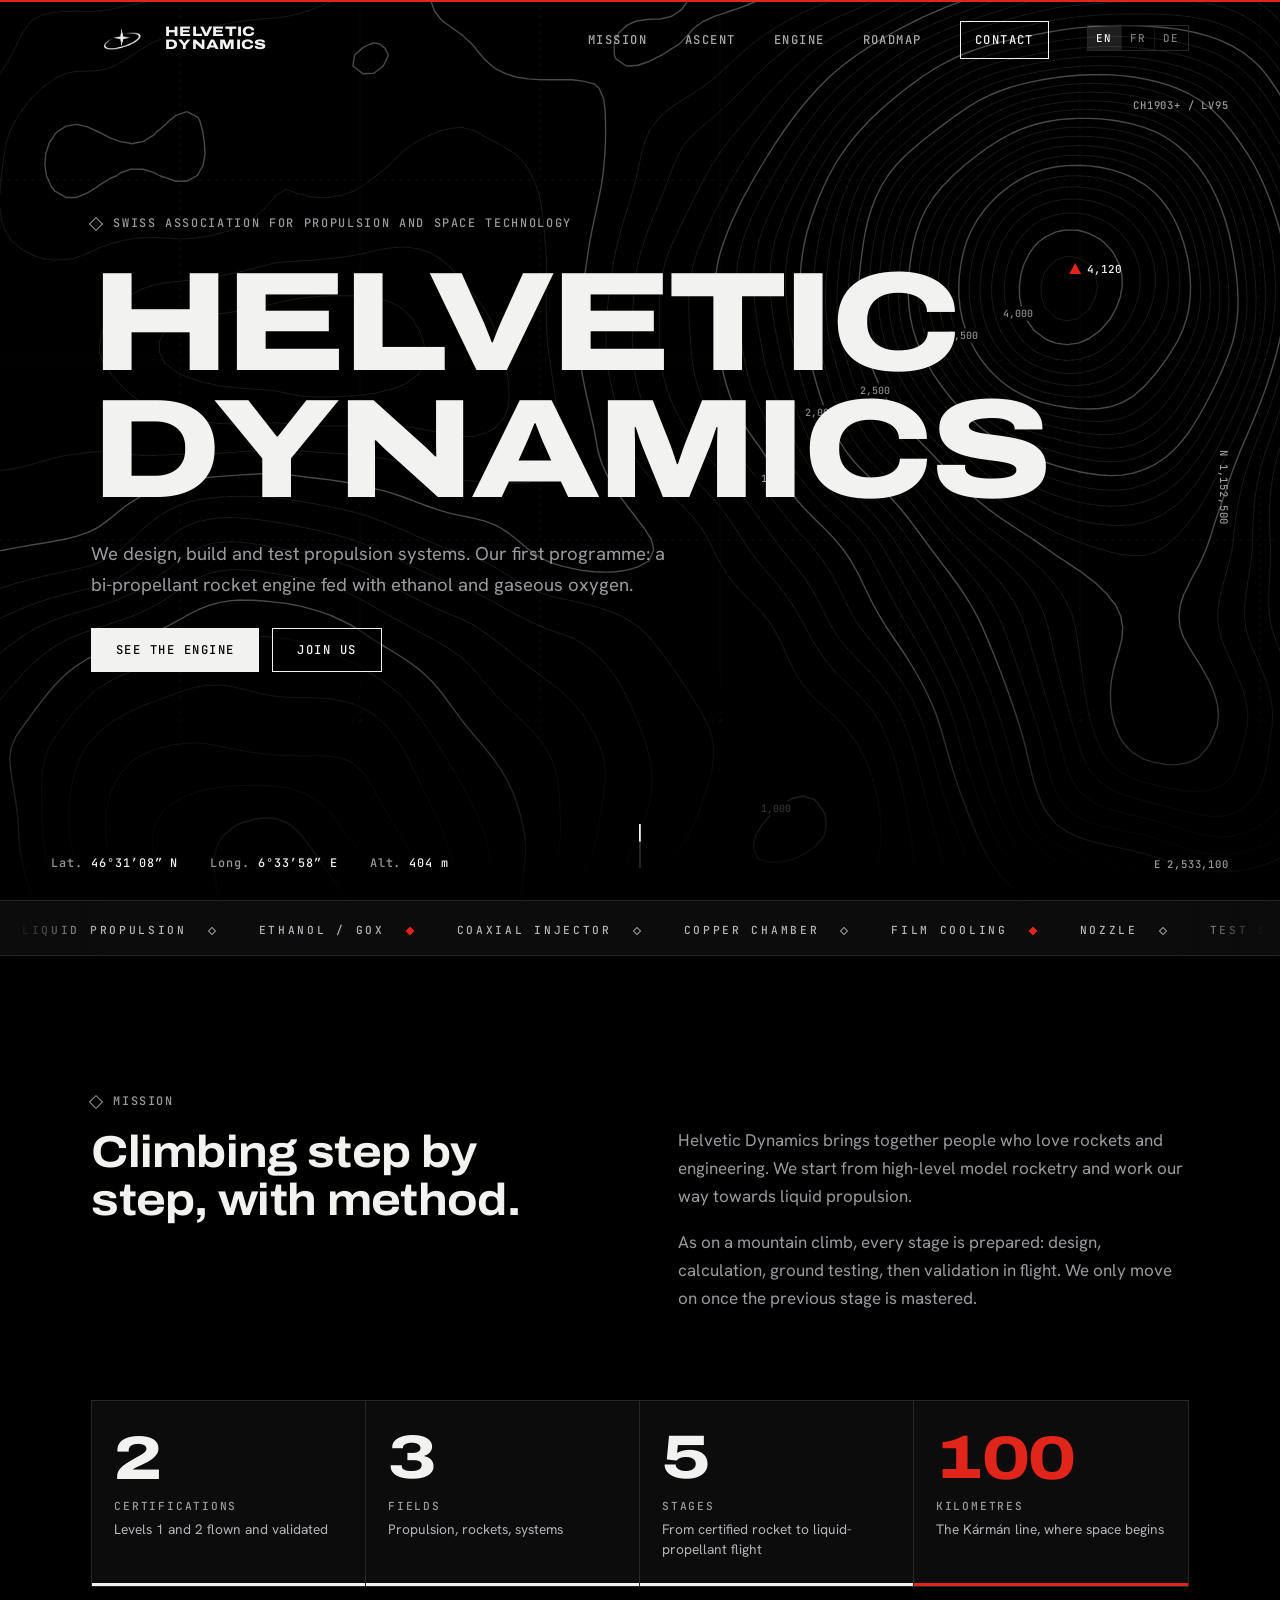
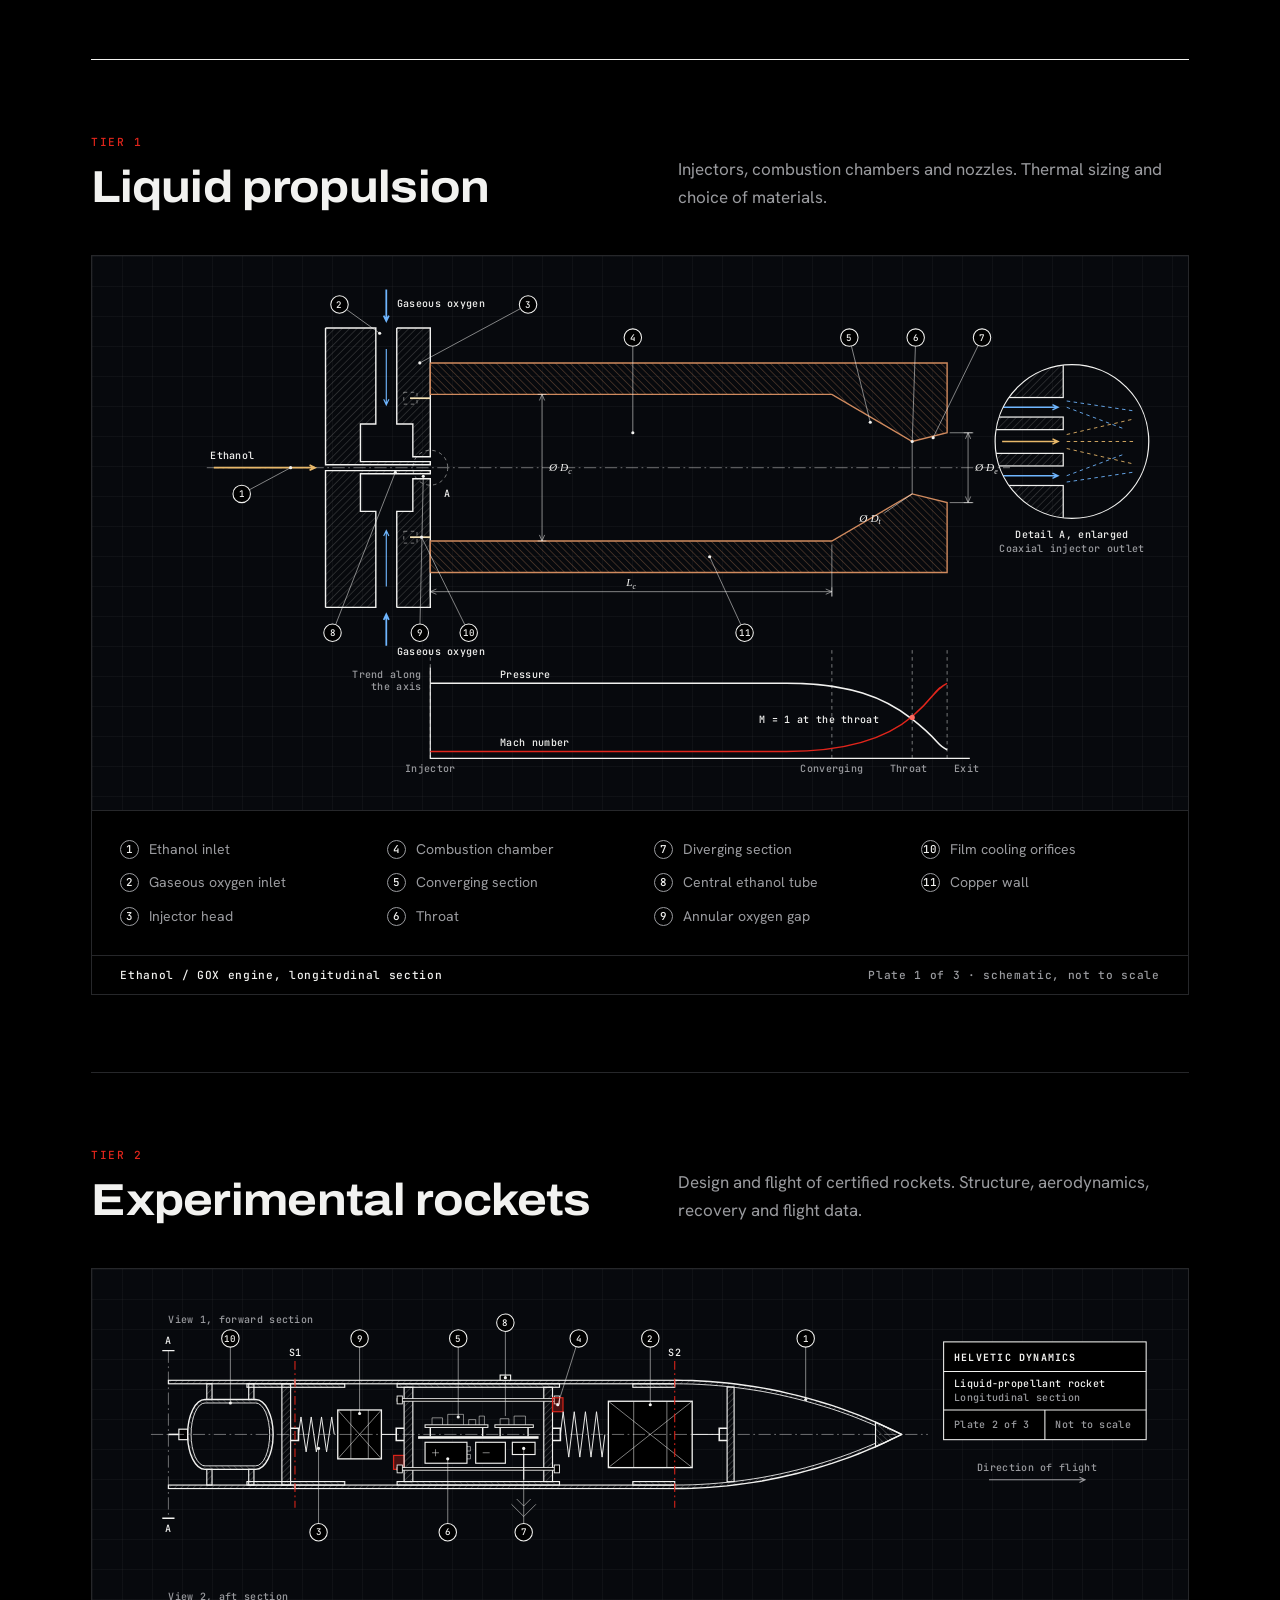
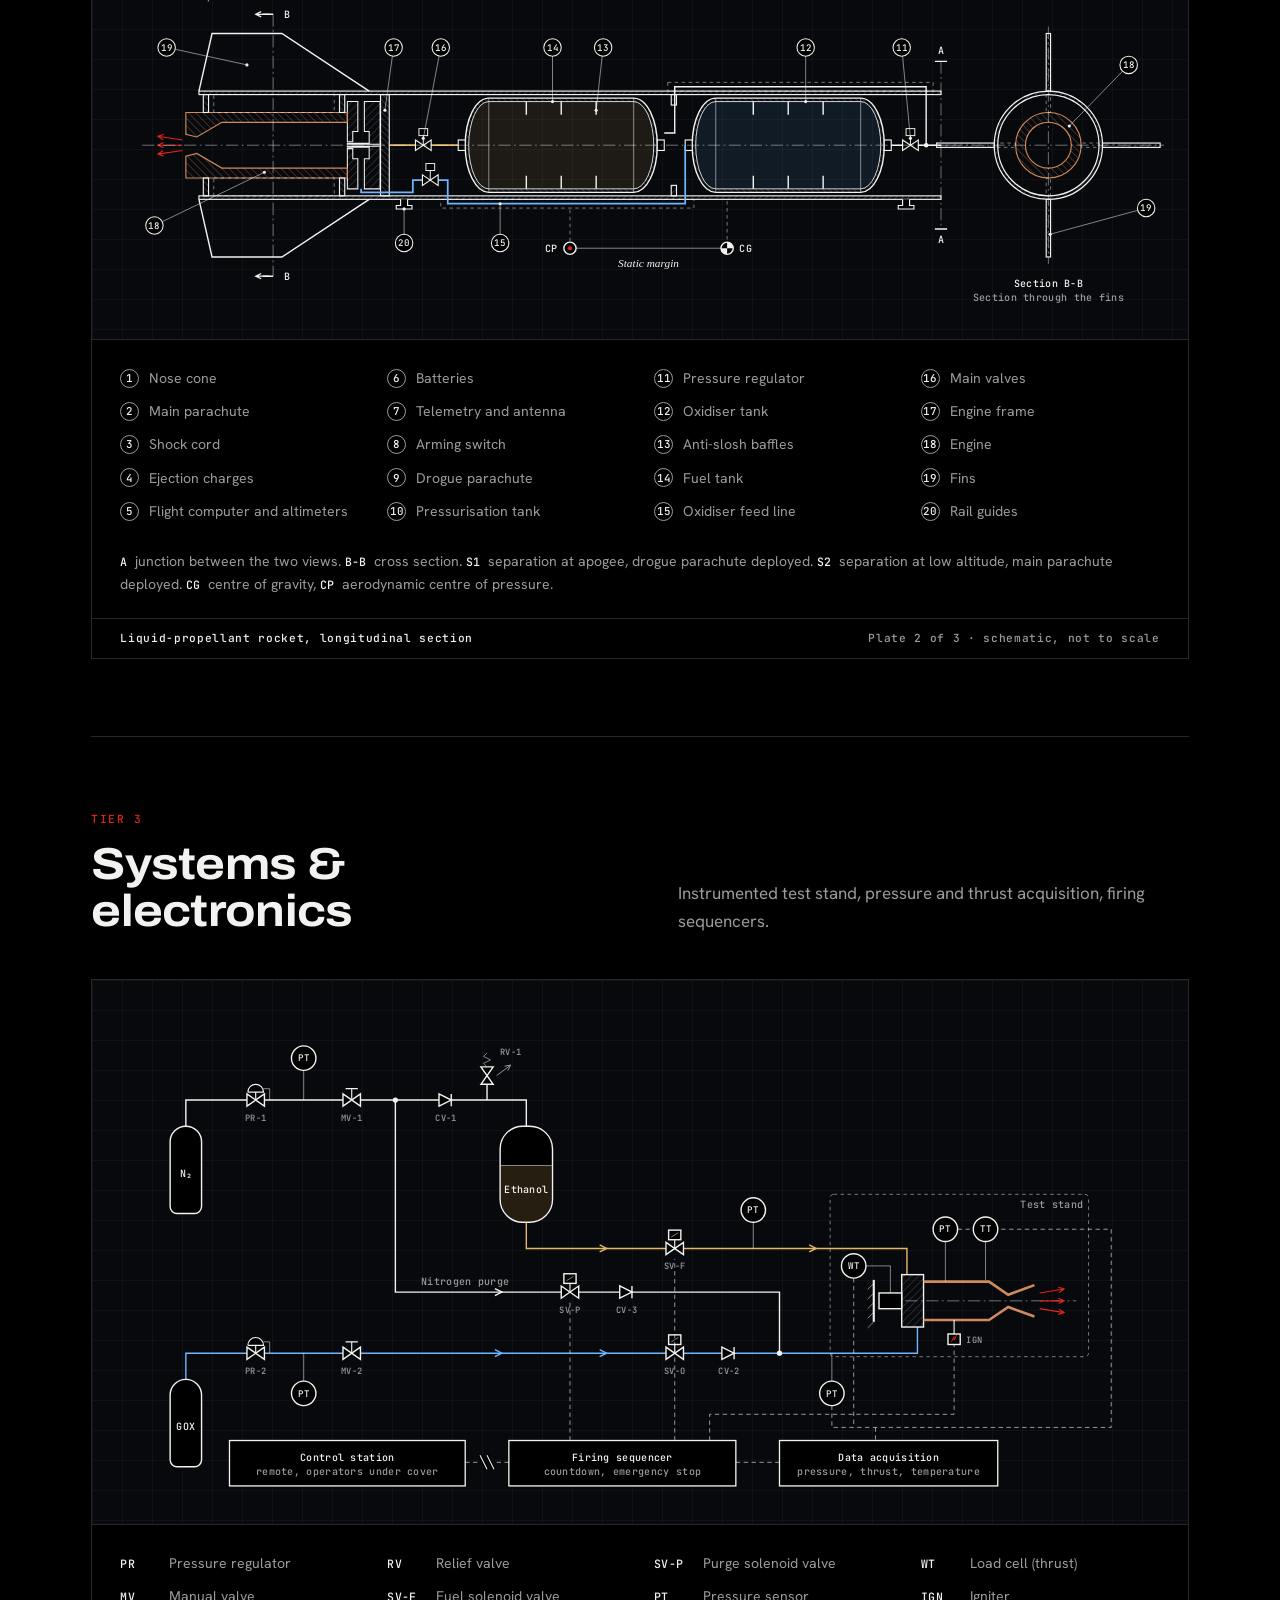
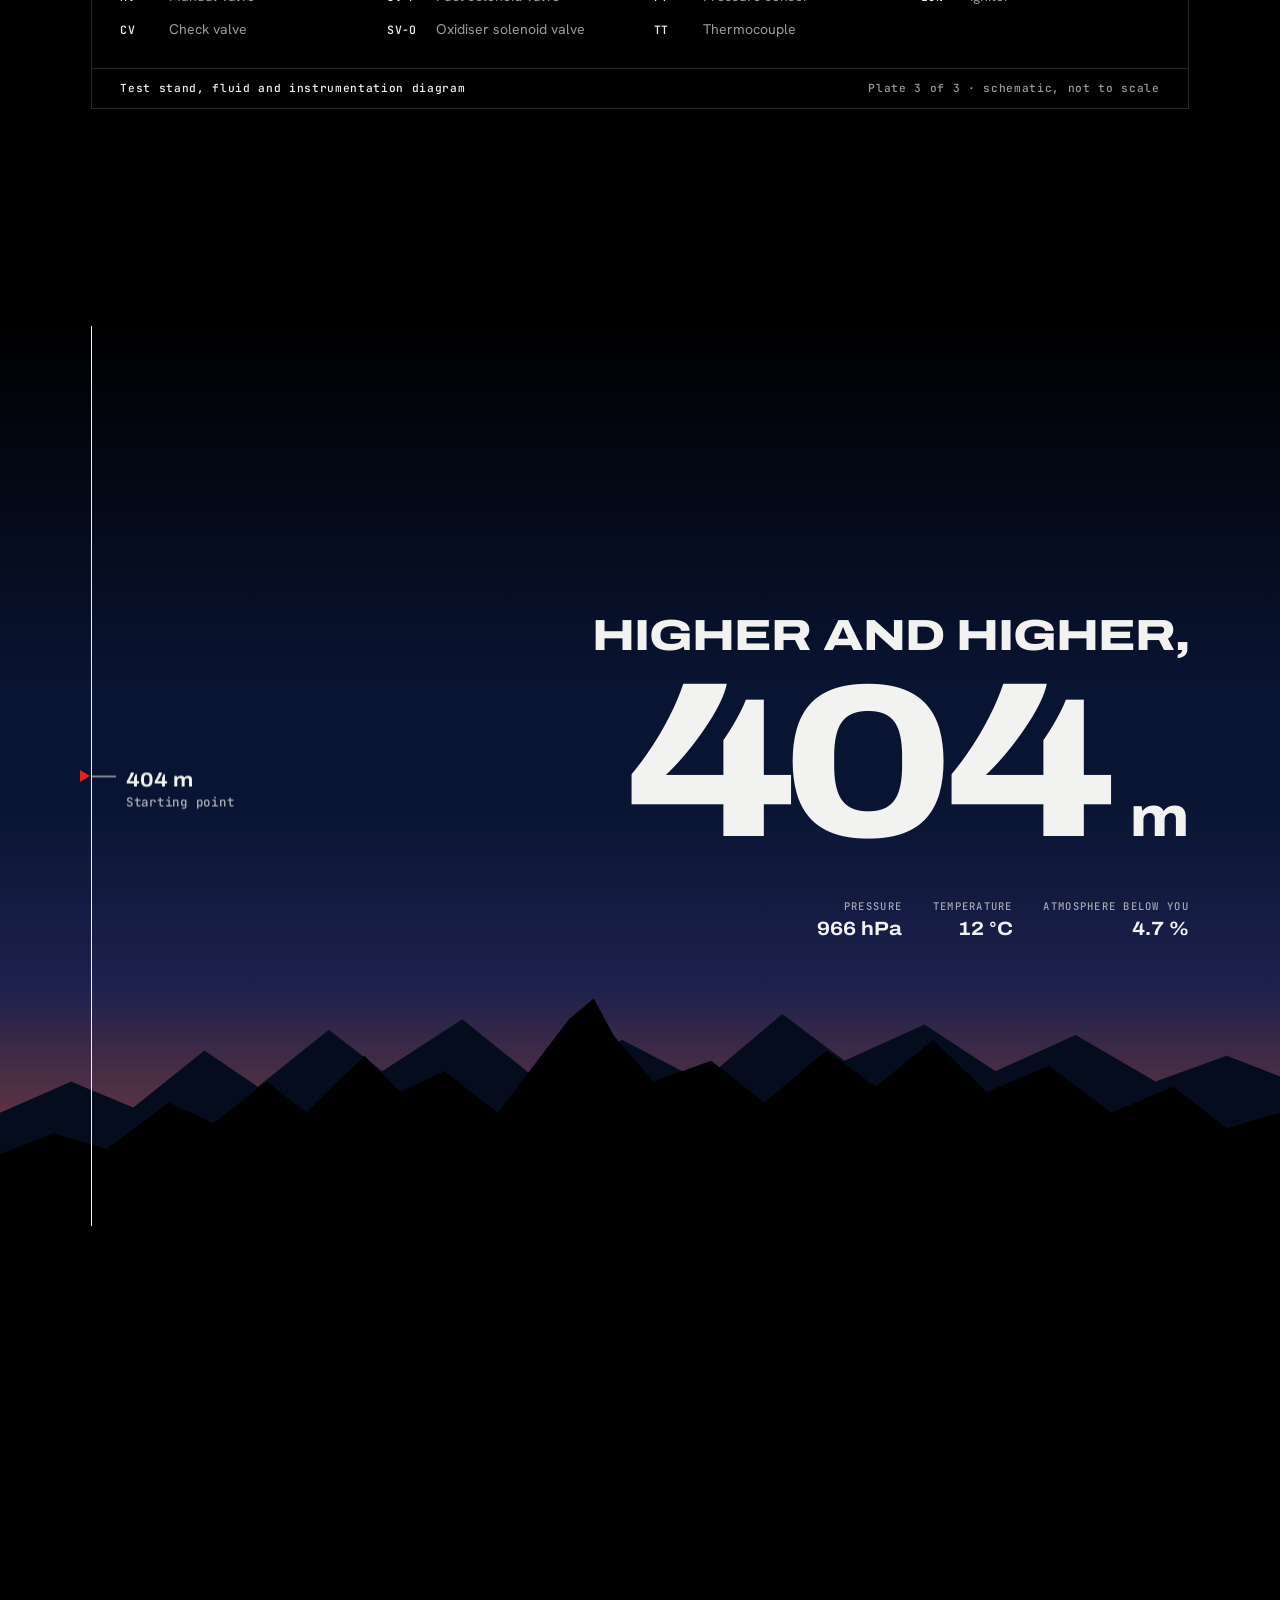
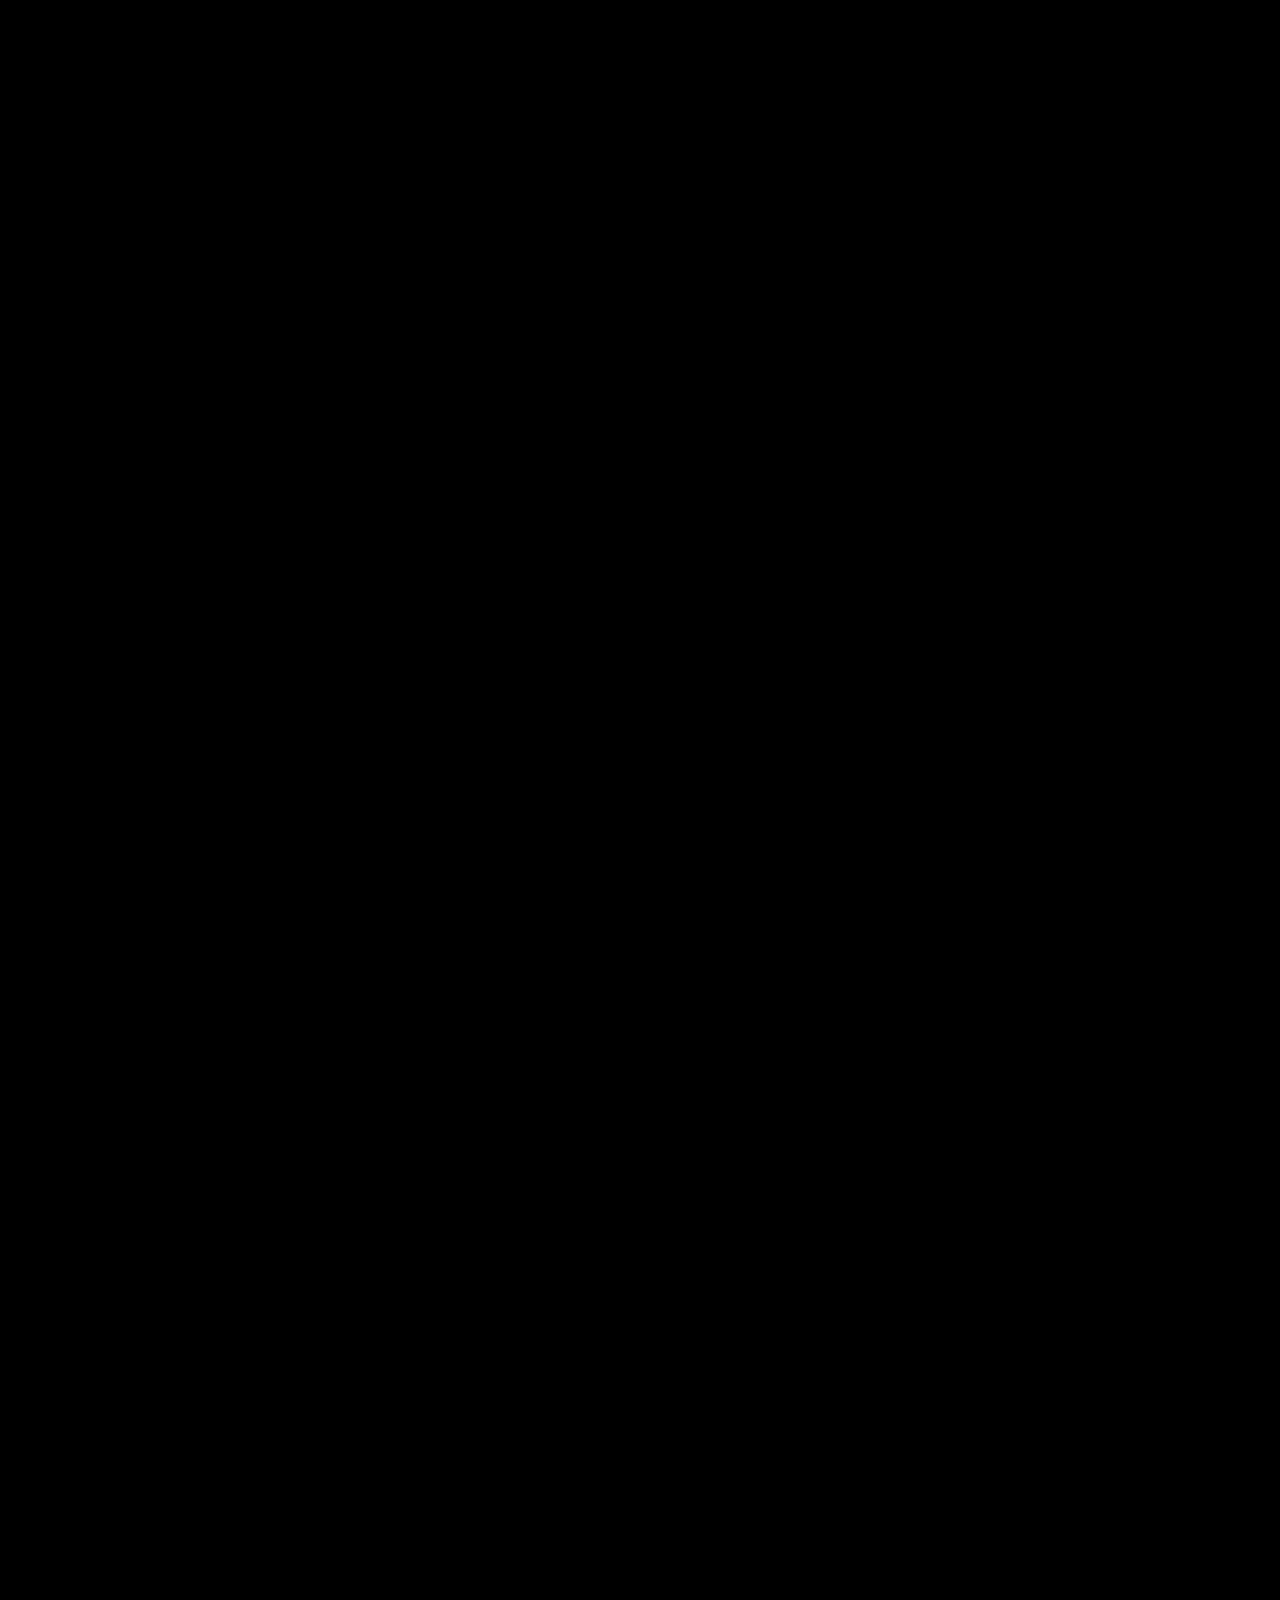
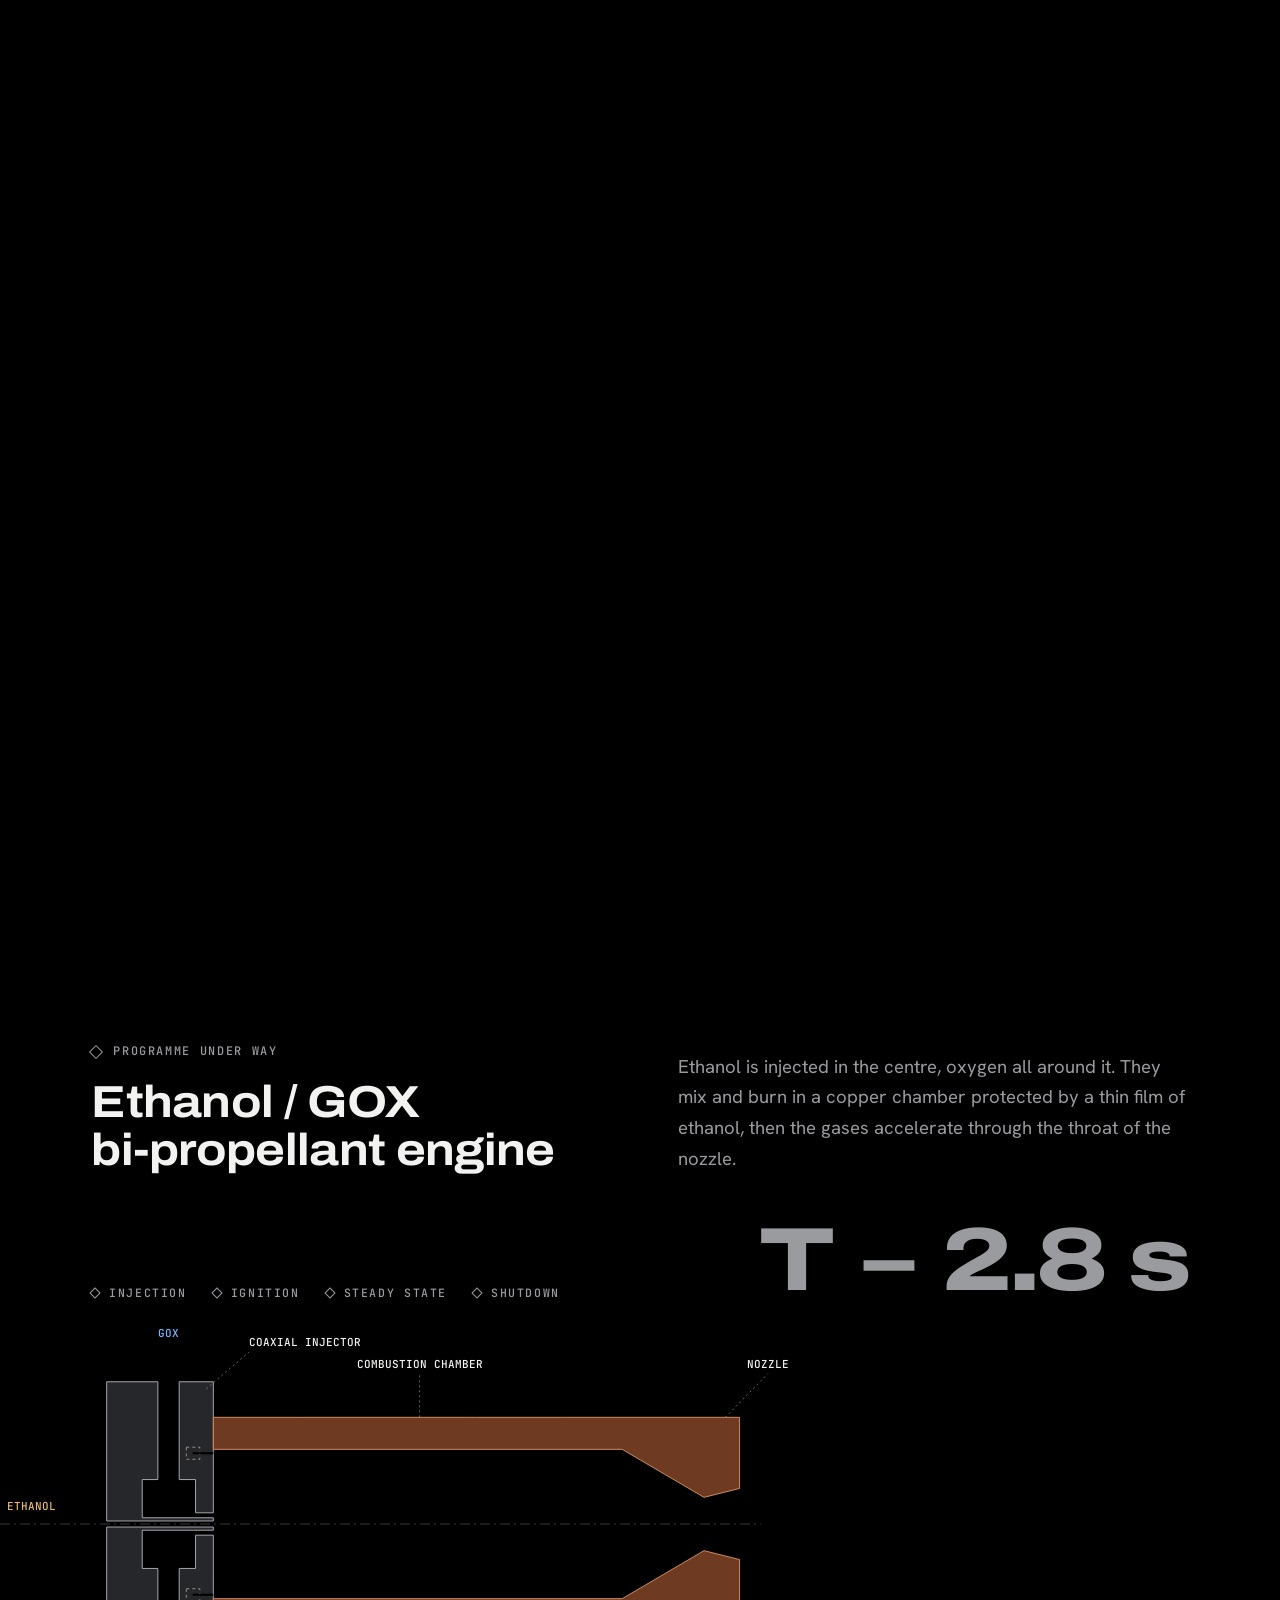
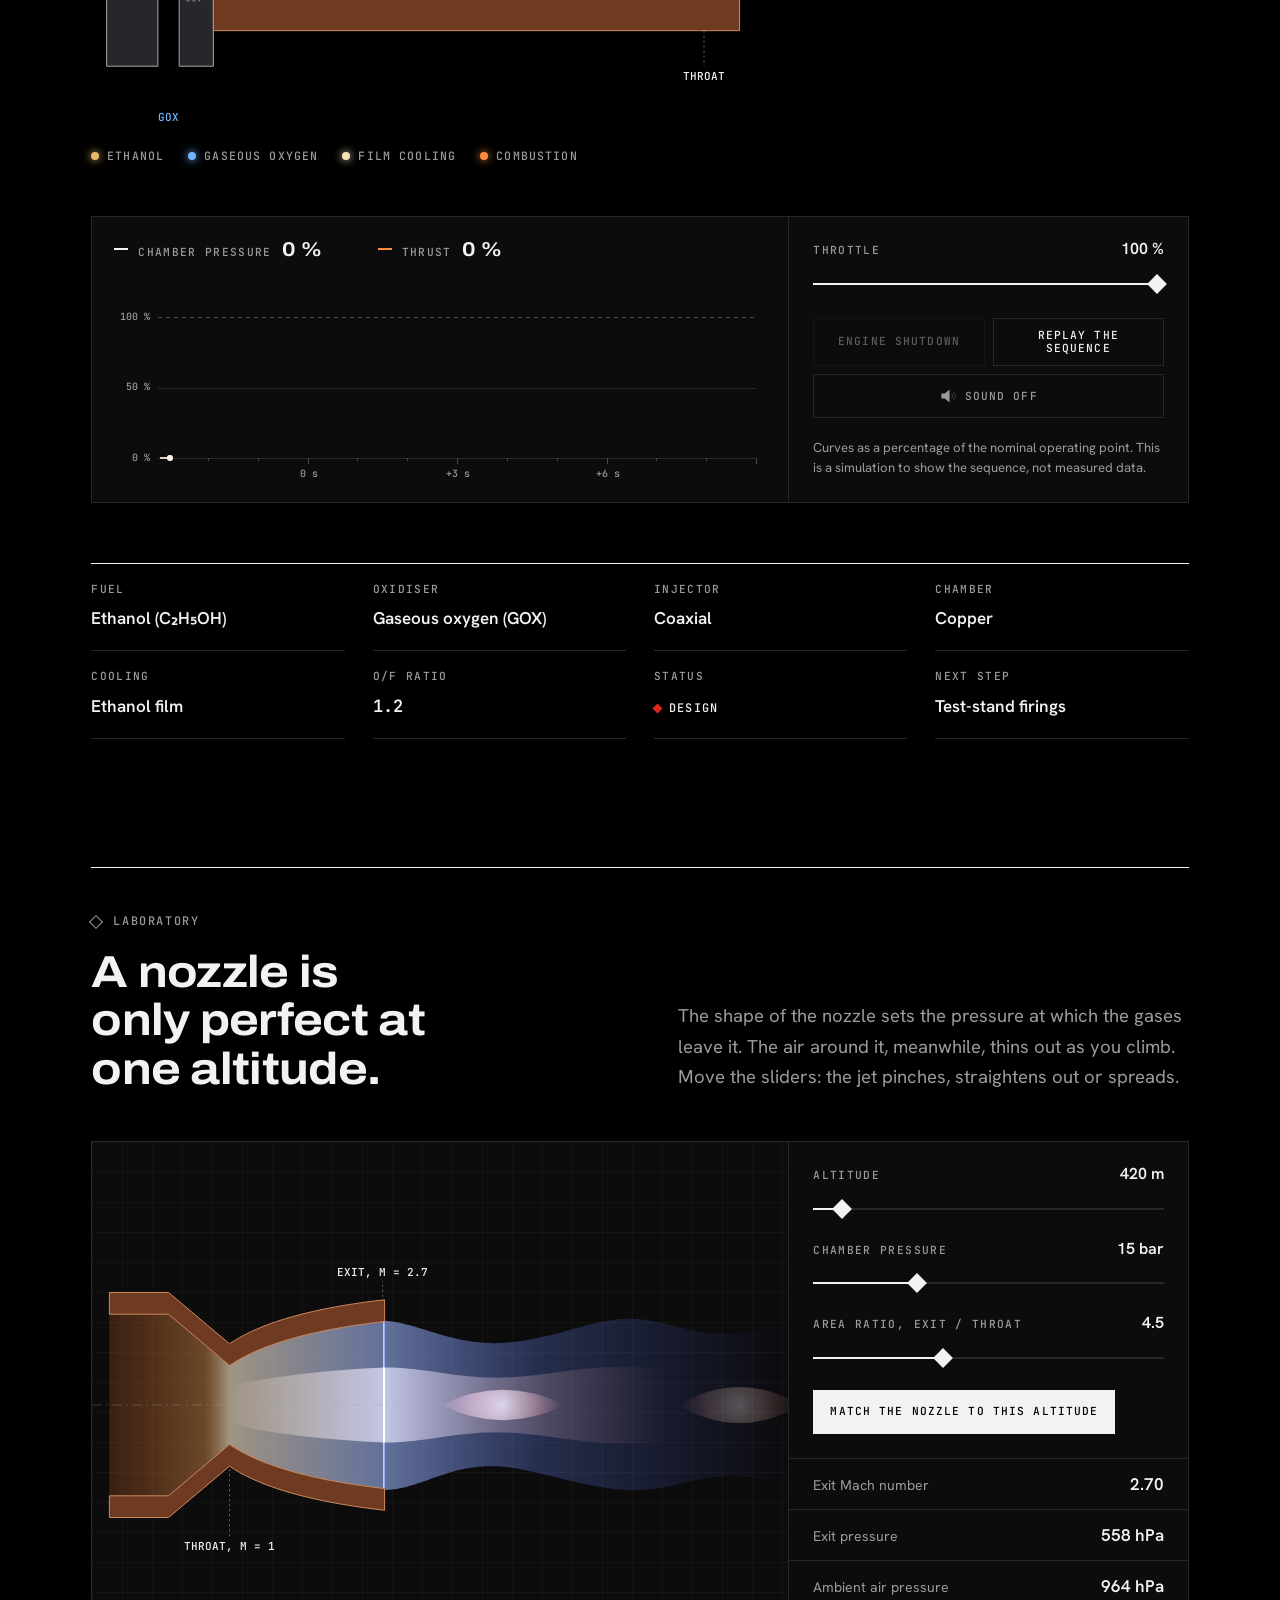
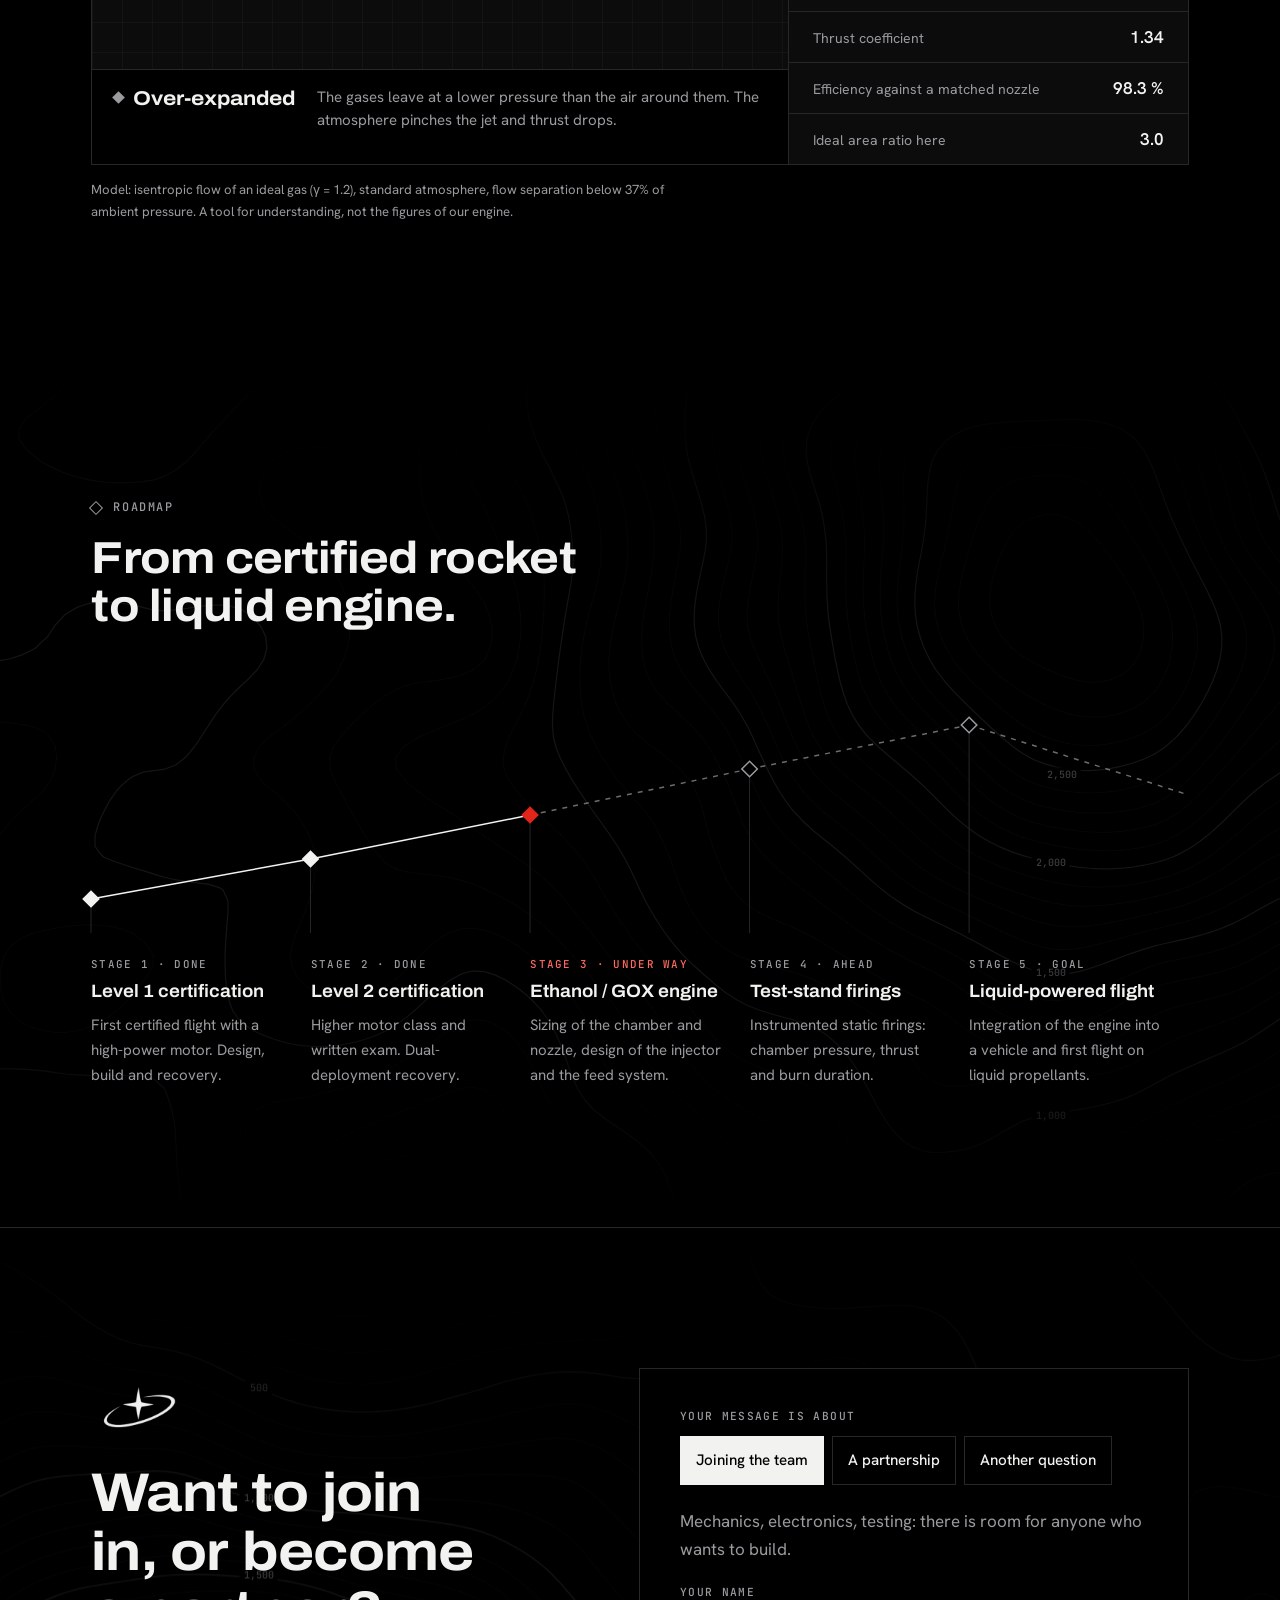
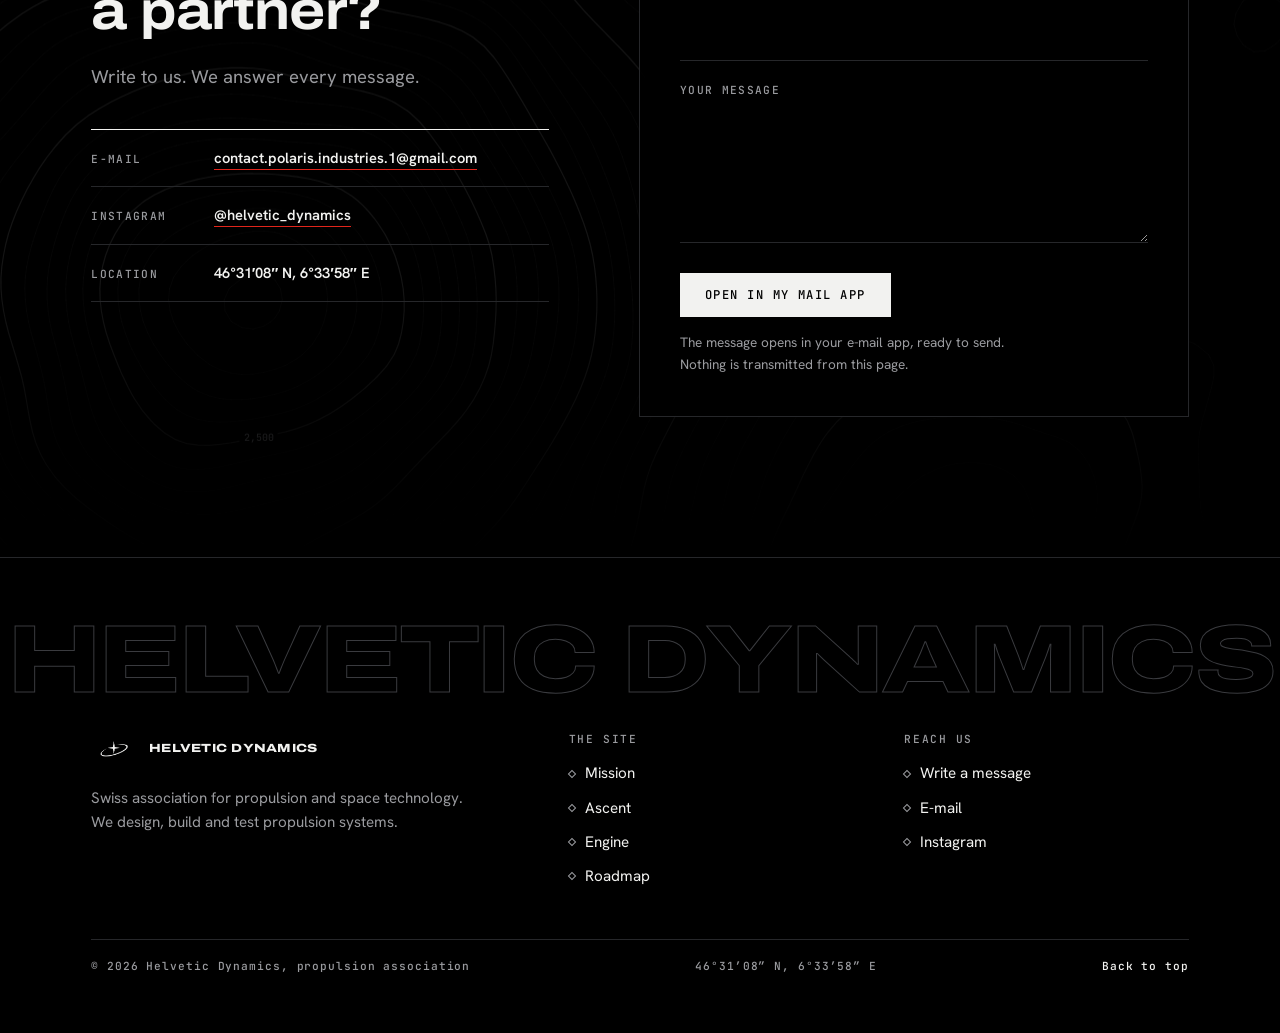
<file: index.html>
<!DOCTYPE html>
<html lang="en" class="no-js">
<head>
<meta charset="utf-8">
<meta name="viewport" content="width=device-width, initial-scale=1, viewport-fit=cover">
<title>Helvetic Dynamics — Propulsion and space technology</title>
<meta name="description" content="Helvetic Dynamics, a Swiss association for propulsion and space technology. Developing a bi-propellant rocket engine running on ethanol and gaseous oxygen.">
<meta name="theme-color" content="#000000">
<link rel="canonical" href="https://helvetic-dynamics.ch/">
<link rel="alternate" hreflang="en" href="https://helvetic-dynamics.ch/">
<link rel="alternate" hreflang="fr" href="https://helvetic-dynamics.ch/fr.html">
<link rel="alternate" hreflang="de" href="https://helvetic-dynamics.ch/de.html">
<link rel="alternate" hreflang="x-default" href="https://helvetic-dynamics.ch/">
<meta property="og:type" content="website">
<meta property="og:locale" content="en_GB">
<meta property="og:locale:alternate" content="fr_CH">
<meta property="og:locale:alternate" content="de_CH">
<meta property="og:site_name" content="Helvetic Dynamics">
<meta property="og:title" content="Helvetic Dynamics — Propulsion and space technology">
<meta property="og:description" content="Swiss propulsion association. We are developing a bi-propellant rocket engine running on ethanol and gaseous oxygen.">
<meta property="og:url" content="https://helvetic-dynamics.ch/">
<meta property="og:image" content="https://helvetic-dynamics.ch/assets/og.png">
<meta property="og:image:width" content="1200">
<meta property="og:image:height" content="630">
<meta name="twitter:card" content="summary_large_image">
<script type="application/ld+json">{"@context":"https://schema.org","@type":"Organization","name":"Helvetic Dynamics","url":"https://helvetic-dynamics.ch/","logo":"https://helvetic-dynamics.ch/assets/logo.png","description":"Swiss association for propulsion and space technology.","sameAs":["https://www.instagram.com/helvetic_dynamics/"]}</script>
<link rel="icon" type="image/png" href="assets/logo.png">
<link rel="preconnect" href="https://fonts.googleapis.com">
<link rel="preconnect" href="https://fonts.gstatic.com" crossorigin>
<link rel="stylesheet" href="https://fonts.googleapis.com/css2?family=Archivo:wdth,wght@100..125,400..800&family=Hanken+Grotesk:wght@300;400;500;600&family=JetBrains+Mono:wght@400;500&display=swap">
<script>document.documentElement.className="js"</script>
<link rel="stylesheet" href="style.css">
</head>
<body>
<!-- Intro : la mire se trace pendant le chargement, une seule fois par session -->
<div id="boot" aria-hidden="true">
  <svg class="boot__ring" viewBox="-60 -60 120 120"><circle class="c1" r="46" pathLength="1"/><circle class="c2" r="33" pathLength="1"/><path class="tk" d="M0-58V-50M0 50V58M-58 0H-50M50 0H58"/><path class="sc" d="M0 0V-46"/></svg>
  <img class="boot__logo" src="assets/logo-mark.png" alt="" width="326" height="200">
  <div class="boot__name">Helvetic Dynamics</div>
  <div class="boot__coord" id="boot-c">LAT 00°00′00″ N · LON 0°00′00″ E</div>
  <div class="boot__bar"><i></i></div>
</div>
<script>(function(){var d=document,b=d.getElementById("boot"),c=d.getElementById("boot-c"),seen=false;
  try{seen=sessionStorage.getItem("hd-boot")==="1";sessionStorage.setItem("hd-boot","1")}catch(e){}
  function done(){d.body.classList.add("ready")}
  if(seen||matchMedia("(prefers-reduced-motion: reduce)").matches){b.remove();done();return}
  var p=function(n){return(n<10?"0":"")+n},r=function(m){return Math.floor(Math.random()*m)};
  var iv=setInterval(function(){c.textContent="LAT "+p(r(90))+"°"+p(r(60))+"′"+p(r(60))+"″ N · LON "+r(10)+"°"+p(r(60))+"′"+p(r(60))+"″ E"},70);
  setTimeout(function(){clearInterval(iv);c.textContent="LAT 46°31′08″ N · LON 6°33′58″ E"},1150);
  setTimeout(function(){b.classList.add("out");done();setTimeout(function(){b.remove()},1300)},1650)})();</script>
<div id="cglow" aria-hidden="true"></div>
<div class="progress" aria-hidden="true"></div>
<a class="skip" href="#mission" data-t="nav.skip">Skip to content</a>

<header class="nav" id="top">
  <div class="wrap nav__inner">
    <a class="brand" href="#top" aria-label="Helvetic Dynamics, back to top" data-ta="aria-label:nav.brand">
      <img class="logo brand__mark" src="assets/logo-mark.png" alt="" width="326" height="200">
      <span>Helvetic<br>Dynamics</span>
    </a>
    <button type="button" class="nav__toggle" aria-expanded="false" aria-controls="menu"><span class="nav__toggle-txt" data-t="nav.menu">Menu</span><span class="nav__burger" aria-hidden="true"></span></button>
    <nav aria-label="Main navigation" data-ta="aria-label:nav.aria">
      <ul class="nav__links" id="menu">
        <li><a href="#mission" data-t="nav.mission">Mission</a></li>
        <li><a href="#ascension" data-t="nav.ascent">Ascent</a></li>
        <li><a href="#moteur" data-t="nav.engine">Engine</a></li>
        <li><a href="#parcours" data-t="nav.route">Roadmap</a></li>
        <li><a href="#contact" class="nav__cta" data-t="nav.contact">Contact</a></li>
        <li class="nav__lang"><span class="vh" id="lang-label" data-t="nav.lang">Language</span><span class="lang" role="group" aria-labelledby="lang-label"><a href="index.html" hreflang="en" lang="en" aria-current="true">EN</a><a href="fr.html" hreflang="fr" lang="fr">FR</a><a href="de.html" hreflang="de" lang="de">DE</a></span></li>
      </ul>
    </nav>
  </div>
</header>

<main>
  <!-- ============ ACCUEIL : sommet, courbes de niveau ============ -->
  <section class="hero" aria-labelledby="hero-title">
    <canvas class="topo" id="topo-hero" aria-hidden="true"></canvas>
    <div class="grid-ticks" aria-hidden="true">
      <span class="tk tk--n" data-t="hero.tkn">N 1,152,500</span>
      <span class="tk tk--e" data-t="hero.tke">E 2,533,100</span>
      <span class="tk tk--s">CH1903+ / LV95</span>
    </div>
    <div class="wrap hero__content">
      <p class="label" data-t="hero.label">Swiss association for propulsion and space technology</p>
      <h1 id="hero-title"><span class="ln"><span>Helvetic</span></span> <span class="ln"><span>Dynamics</span></span></h1>
      <p class="lead" data-t="hero.lead">We design, build and test propulsion systems. Our first programme: a bi-propellant rocket engine fed with ethanol and gaseous oxygen.</p>
      <div class="hero__actions">
        <a class="btn btn--solid" href="#moteur" data-t="hero.cta1">See the engine</a>
        <a class="btn btn--ghost" href="#contact" data-t="hero.cta2">Join us</a>
      </div>
    </div>
    <a class="hero__scroll" href="#mission" aria-label="Scroll down to the mission" data-ta="aria-label:hero.scroll"><span></span></a>
    <dl class="hero__readout wrap" aria-label="Geographic reference" data-ta="aria-label:hero.ro">
      <div><dt data-t="hero.lat">Lat.</dt><dd>46°31′08″ N</dd></div>
      <div><dt data-t="hero.lon">Long.</dt><dd>6°33′58″ E</dd></div>
      <div><dt data-t="hero.alt">Alt.</dt><dd data-t="asc.m1a">404 m</dd></div>
    </dl>
  </section>

  <div class="ticker" aria-hidden="true"><div class="trk" id="ticker"></div></div>

  <!-- ============ MISSION ============ -->
  <section class="section" id="mission" aria-labelledby="mission-title">
    <div class="wrap split">
      <div class="split__head">
        <p class="label" data-t="nav.mission">Mission</p>
        <h2 id="mission-title" data-t="mis.title">Climbing step by step, with method.</h2>
      </div>
      <div class="split__body rv-r">
        <p data-t="mis.p1">Helvetic Dynamics brings together people who love rockets and engineering. We start from high-level model rocketry and work our way towards liquid propulsion.</p>
        <p data-t="mis.p2">As on a mountain climb, every stage is prepared: design, calculation, ground testing, then validation in flight. We only move on once the previous stage is mastered.</p>
      </div>
    </div>

    <!-- Chiffres clés : modifie data-n et les textes au fil de l'avancement -->
    <div class="wrap"><div class="stats rv">
      <div class="stat" data-n="2"><b>2</b><span data-t="mis.s1a">Certifications</span><small data-t="mis.s1b">Levels 1 and 2 flown and validated</small></div>
      <div class="stat" data-n="3"><b>3</b><span data-t="mis.s2a">Fields</span><small data-t="mis.s2b">Propulsion, rockets, systems</small></div>
      <div class="stat" data-n="5"><b>5</b><span data-t="mis.s3a">Stages</span><small data-t="mis.s3b">From certified rocket to liquid-propellant flight</small></div>
      <div class="stat stat--red" data-n="100"><b>100</b><span data-t="mis.s4a">Kilometres</span><small data-t="mis.s4b">The Kármán line, where space begins</small></div>
    </div></div>

    <div class="wrap stages">
      <article class="stage">
        <header class="stage__head">
          <div><span class="domain__alt" data-t="st.tier1">Tier 1</span><h3 data-t="st1.title">Liquid propulsion</h3></div>
          <p data-t="st1.text">Injectors, combustion chambers and nozzles. Thermal sizing and choice of materials.</p>
        </header>
        <figure class="plate">
          <div class="plate__scroll"><svg viewBox="0 0 1200 580" role="img" data-ta="aria-label:st1.aria" aria-label="Longitudinal section of the engine: coaxial injector head on the left, copper combustion chamber, converging section, throat and diverging section. Below the section, the trend of pressure and Mach number along the axis."><defs><pattern id="h-steel" width="6" height="6" patternUnits="userSpaceOnUse" patternTransform="rotate(45)"><line x1="0" y1="0" x2="0" y2="6" stroke="#f2f2f0" stroke-width="1" opacity=".3"/></pattern><pattern id="h-cu" width="6" height="6" patternUnits="userSpaceOnUse" patternTransform="rotate(-45)"><line x1="0" y1="0" x2="0" y2="6" stroke="#D08A5E" stroke-width="1.1" opacity=".55"/></pattern><clipPath id="clipA"><circle cx="1095" cy="185" r="88"/></clipPath></defs><g class="f"><path fill="url(#h-steel)" stroke="none" d="M240.0 55.0L297.6 55.0L297.6 165.0L280.0 165.0L280.0 208.0L360.0 208.0L360.0 211.6L240.0 211.6Z"/><path fill="url(#h-steel)" stroke="none" d="M240.0 375.0L297.6 375.0L297.6 265.0L280.0 265.0L280.0 222.0L360.0 222.0L360.0 218.4L240.0 218.4Z"/><path fill="url(#h-steel)" stroke="none" d="M321.6 55.0L360.0 55.0L360.0 202.4L340.0 202.4L340.0 165.0L321.6 165.0Z"/><path fill="url(#h-steel)" stroke="none" d="M321.6 375.0L360.0 375.0L360.0 227.6L340.0 227.6L340.0 265.0L321.6 265.0Z"/><path fill="url(#h-cu)" stroke="none" d="M360.0 95.0L952.0 95.0L952.0 175.0L912.0 185.0L820.0 131.0L360.0 131.0Z"/><path fill="url(#h-cu)" stroke="none" d="M360.0 335.0L952.0 335.0L952.0 255.0L912.0 245.0L820.0 299.0L360.0 299.0Z"/></g><path class="d" pathLength="1" d="M240.0 55.0L297.6 55.0L297.6 165.0L280.0 165.0L280.0 208.0L360.0 208.0L360.0 211.6L240.0 211.6Z"/><path class="d" pathLength="1" d="M240.0 375.0L297.6 375.0L297.6 265.0L280.0 265.0L280.0 222.0L360.0 222.0L360.0 218.4L240.0 218.4Z"/><path class="d" pathLength="1" d="M321.6 55.0L360.0 55.0L360.0 202.4L340.0 202.4L340.0 165.0L321.6 165.0Z"/><path class="d" pathLength="1" d="M321.6 375.0L360.0 375.0L360.0 227.6L340.0 227.6L340.0 265.0L321.6 265.0Z"/><path class="d cu" pathLength="1" d="M360.0 95.0L952.0 95.0L952.0 175.0L912.0 185.0L820.0 131.0L360.0 131.0Z"/><path class="d cu" pathLength="1" d="M360.0 335.0L952.0 335.0L952.0 255.0L912.0 245.0L820.0 299.0L360.0 299.0Z"/><g class="f"><path class="axis" d="M104 215H1024"/><rect class="hid" x="329.6" y="128.6" width="15.2" height="13.6"/><path d="M336.8 135.4H360" stroke="#F6E3B8" stroke-width="2"/><rect class="hid" x="329.6" y="287.8" width="15.2" height="13.6"/><path d="M336.8 294.6H360" stroke="#F6E3B8" stroke-width="2"/><path d="M112 215L228 215M221.7 218.0L228 215L221.7 212.0" stroke="#E8B86A" stroke-width="2"/><path d="M309.6 11L309.6 47M306.6 40.7L309.6 47L312.6 40.7" stroke="#6FB6FF" stroke-width="2"/><path d="M309.6 419L309.6 383M312.6 389.3L309.6 383L306.6 389.3" stroke="#6FB6FF" stroke-width="2"/><path d="M309.6 79L309.6 143M306.6 136.7L309.6 143L312.6 136.7" stroke="#6FB6FF" stroke-width="1.3"/><path d="M309.6 351L309.6 287M312.6 293.3L309.6 287L306.6 293.3" stroke="#6FB6FF" stroke-width="1.3"/><text x="108" y="205" fill="#E8B86A" data-t="pl1.eth">Ethanol</text><text x="321.6" y="31" fill="#6FB6FF" data-t="pl1.gox">Gaseous oxygen</text><text x="321.6" y="429" fill="#6FB6FF" data-t="pl1.gox2">Gaseous oxygen</text><path class="thin" d="M360 339V363M820 303V363"/><path class="thin" d="M360 357H820M360 352V362M820 352V362M360 357l7 -3M360 357l7 3M820 357l-7 -3M820 357l-7 3"/><text class="it" x="590.0" y="351" text-anchor="middle">L<tspan class="sub" dy="3">c</tspan></text><path class="thin" d="M488 131V299M483 131H493M483 299H493M488 131l-3 7M488 131l3 7M488 299l-3 -7M488 299l3 -7"/><text class="it" x="496" y="219.0" text-anchor="start">Ø D<tspan class="sub" dy="3">c</tspan></text><path class="thin" d="M955 175H982M955 255H982"/><path class="thin" d="M976 175V255M971 175H981M971 255H981M976 175l-3 7M976 175l3 7M976 255l-3 -7M976 255l3 -7"/><text class="it" x="984" y="219.0" text-anchor="start">Ø D<tspan class="sub" dy="3">e</tspan></text><path class="thin" d="M912 185.0V245.0"/><path class="thin" d="M912 245.0L880 267"/><text class="it" x="876" y="277" text-anchor="end">Ø D<tspan class="sub" dy="3">t</tspan></text><g class="b" data-n="1"><path class="thin" d="M152.8 240.3L200 215"/><circle class="dot" cx="200" cy="215" r="1.8"/><circle class="halo" cx="144" cy="245" r="10"/><circle class="bal" cx="144" cy="245" r="10"/><text class="bn" x="144" y="248.6" text-anchor="middle">1</text></g><g class="b" data-n="2"><path class="thin" d="M264.1 33.8L302.0 61"/><circle class="dot" cx="302.0" cy="61" r="1.8"/><circle class="halo" cx="256" cy="28" r="10"/><circle class="bal" cx="256" cy="28" r="10"/><text class="bn" x="256" y="31.6" text-anchor="middle">2</text></g><g class="b" data-n="3"><path class="thin" d="M463.2 32.8L348 95"/><circle class="dot" cx="348" cy="95" r="1.8"/><circle class="halo" cx="472" cy="28" r="10"/><circle class="bal" cx="472" cy="28" r="10"/><text class="bn" x="472" y="31.6" text-anchor="middle">3</text></g><g class="b" data-n="4"><path class="thin" d="M592.0 76.0L592 175"/><circle class="dot" cx="592" cy="175" r="1.8"/><circle class="halo" cx="592" cy="66" r="10"/><circle class="bal" cx="592" cy="66" r="10"/><text class="bn" x="592" y="69.6" text-anchor="middle">4</text></g><g class="b" data-n="5"><path class="thin" d="M842.4 75.7L864 163"/><circle class="dot" cx="864" cy="163" r="1.8"/><circle class="halo" cx="840" cy="66" r="10"/><circle class="bal" cx="840" cy="66" r="10"/><text class="bn" x="840" y="69.6" text-anchor="middle">5</text></g><g class="b" data-n="6"><path class="thin" d="M915.7 76.0L912 185.0"/><circle class="dot" cx="912" cy="185.0" r="1.8"/><circle class="halo" cx="916" cy="66" r="10"/><circle class="bal" cx="916" cy="66" r="10"/><text class="bn" x="916" y="69.6" text-anchor="middle">6</text></g><g class="b" data-n="7"><path class="thin" d="M987.6 75.0L936 180.6"/><circle class="dot" cx="936" cy="180.6" r="1.8"/><circle class="halo" cx="992" cy="66" r="10"/><circle class="bal" cx="992" cy="66" r="10"/><text class="bn" x="992" y="69.6" text-anchor="middle">7</text></g><g class="b" data-n="8"><path class="thin" d="M251.6 394.7L320 220.2"/><circle class="dot" cx="320" cy="220.2" r="1.8"/><circle class="halo" cx="248" cy="404" r="10"/><circle class="bal" cx="248" cy="404" r="10"/><text class="bn" x="248" y="407.6" text-anchor="middle">8</text></g><g class="b" data-n="9"><path class="thin" d="M348.2 394.0L352 224.8"/><circle class="dot" cx="352" cy="224.8" r="1.8"/><circle class="halo" cx="348" cy="404" r="10"/><circle class="bal" cx="348" cy="404" r="10"/><text class="bn" x="348" y="407.6" text-anchor="middle">9</text></g><g class="b" data-n="10"><path class="thin" d="M399.6 395.0L350.0 294.6"/><circle class="dot" cx="350.0" cy="294.6" r="1.8"/><circle class="halo" cx="404" cy="404" r="10"/><circle class="bal" cx="404" cy="404" r="10"/><text class="bn" x="404" y="407.6" text-anchor="middle">10</text></g><g class="b" data-n="11"><path class="thin" d="M715.8 394.9L680 317.0"/><circle class="dot" cx="680" cy="317.0" r="1.8"/><circle class="halo" cx="720" cy="404" r="10"/><circle class="bal" cx="720" cy="404" r="10"/><text class="bn" x="720" y="407.6" text-anchor="middle">11</text></g><circle class="hid" cx="360" cy="215" r="20"/><text x="376" y="249">A</text><g clip-path="url(#clipA)"><rect x="995" y="157.0" width="90" height="14.4" fill="url(#h-steel)" stroke="#f2f2f0" stroke-width="1.4"/><rect x="995" y="73.0" width="90" height="61.6" fill="url(#h-steel)" stroke="#f2f2f0" stroke-width="1.4"/><path d="M1015 145.8L1079 145.8M1072.7 148.8L1079 145.8L1072.7 142.8" stroke="#6FB6FF" stroke-width="1.6"/><path d="M1089 145.8L1155 170.6M1089 138.6L1165 149.8" stroke="#6FB6FF" stroke-width="1" stroke-dasharray="4 4"/><path d="M1089 177.0L1165 159.4" stroke="#E8B86A" stroke-width="1" stroke-dasharray="4 4"/><rect x="995" y="198.6" width="90" height="14.4" fill="url(#h-steel)" stroke="#f2f2f0" stroke-width="1.4"/><rect x="995" y="235.4" width="90" height="61.6" fill="url(#h-steel)" stroke="#f2f2f0" stroke-width="1.4"/><path d="M1015 224.2L1079 224.2M1072.7 227.2L1079 224.2L1072.7 221.2" stroke="#6FB6FF" stroke-width="1.6"/><path d="M1089 224.2L1155 199.4M1089 231.4L1165 220.2" stroke="#6FB6FF" stroke-width="1" stroke-dasharray="4 4"/><path d="M1089 193.0L1165 210.6" stroke="#E8B86A" stroke-width="1" stroke-dasharray="4 4"/><path d="M1015 185L1079 185M1072.7 188.0L1079 185L1072.7 182.0" stroke="#E8B86A" stroke-width="1.8"/><path d="M1089 185H1169" stroke="#E8B86A" stroke-width="1" stroke-dasharray="4 4"/></g><circle cx="1095" cy="185" r="88" stroke-width="1.4"/><text x="1095" y="295" text-anchor="middle" data-t="pl1.detail">Detail A, enlarged</text><text x="1095" y="311" text-anchor="middle" class="mu" data-t="pl1.coax">Coaxial injector outlet</text><path class="hid" d="M360 424V548M820 424V548M912 424V548M952 424V548"/><path d="M360 444V548H978" stroke-width="1.3"/><path d="M360 462H768C840 462 880 478 912 503S940 533 952 538" stroke-width="1.8"/><path d="M360 540H768C840 540 884 524 912 500S936 470 952 462" stroke="#e1251b" stroke-width="1.8"/><text x="440" y="456" data-t="pl1.press">Pressure</text><text x="440" y="534" fill="#ff6a61" data-t="pl1.mach">Mach number</text><circle cx="912" cy="501" r="3" fill="#ff6a61" stroke="none"/><text x="874" y="507" text-anchor="end" fill="#ff6a61" data-t="pl1.m1">M = 1 at the throat</text><text class="mu" x="360" y="564" text-anchor="middle" data-t="pl1.inj">Injector</text><text class="mu" x="820" y="564" text-anchor="middle" data-t="pl1.conv">Converging</text><text class="mu" x="908" y="564" text-anchor="middle" data-t="pl1.throat">Throat</text><text class="mu" x="960" y="564" data-t="pl1.exit">Exit</text><text class="mu" x="350" y="456" text-anchor="end" data-t="pl1.along1">Trend along</text><text class="mu" x="350" y="470" text-anchor="end" data-t="pl1.along2">the axis</text></g></svg></div>
          <ol class="legend legend--link"><li><button type="button" data-n="1" data-t="pl1.l1">Ethanol inlet</button></li><li><button type="button" data-n="2" data-t="pl1.l2">Gaseous oxygen inlet</button></li><li><button type="button" data-n="3" data-t="pl1.l3">Injector head</button></li><li><button type="button" data-n="4" data-t="pl1.l4">Combustion chamber</button></li><li><button type="button" data-n="5" data-t="pl1.l5">Converging section</button></li><li><button type="button" data-n="6" data-t="pl1.l6">Throat</button></li><li><button type="button" data-n="7" data-t="pl1.l7">Diverging section</button></li><li><button type="button" data-n="8" data-t="pl1.l8">Central ethanol tube</button></li><li><button type="button" data-n="9" data-t="pl1.l9">Annular oxygen gap</button></li><li><button type="button" data-n="10" data-t="pl1.l10">Film cooling orifices</button></li><li><button type="button" data-n="11" data-t="pl1.l11">Copper wall</button></li></ol>
          <figcaption><span data-t="st1.cap">Ethanol / GOX engine, longitudinal section</span><span data-t="st.cap2.1">Plate 1 of 3 · schematic, not to scale</span></figcaption>
        </figure>
      </article>
      <article class="stage">
        <header class="stage__head">
          <div><span class="domain__alt" data-t="st.tier2">Tier 2</span><h3 data-t="st2.title">Experimental rockets</h3></div>
          <p data-t="st2.text">Design and flight of certified rockets. Structure, aerodynamics, recovery and flight data.</p>
        </header>
        <figure class="plate">
          <div class="plate__scroll"><svg viewBox="0 0 1200 712" role="img" data-ta="aria-label:st2.aria" aria-label="Longitudinal section of a liquid-propellant rocket: nose cone, main parachute, avionics bay, drogue parachute, pressurisation tank, oxidiser and fuel tanks, valves, engine and fins."><defs><pattern id="h-a" width="5" height="5" patternUnits="userSpaceOnUse" patternTransform="rotate(45)"><line x1="0" y1="0" x2="0" y2="5" stroke="#f2f2f0" stroke-width=".9" opacity=".42"/></pattern><pattern id="h-b" width="5" height="5" patternUnits="userSpaceOnUse" patternTransform="rotate(-45)"><line x1="0" y1="0" x2="0" y2="5" stroke="#f2f2f0" stroke-width=".9" opacity=".42"/></pattern></defs><path class="d" pathLength="1" d="M640 100.0 650 100.1 660 100.3 670 100.8 680 101.4 690 102.2 700 103.1 710 104.3 720 105.6 730 107.1 740 108.7 750 110.6 760 112.6 770 114.9 780 117.3 790 119.9 800 122.7 810 125.7 820 128.8 830 132.2 840 135.8 850 139.6 860 143.7 870 147.9 880 152.4 890 157.1 900 162.0"/><path class="d" pathLength="1" d="M900 162.0 890 166.9 880 171.6 870 176.1 860 180.3 850 184.4 840 188.2 830 191.8 820 195.2 810 198.3 800 201.3 790 204.1 780 206.7 770 209.1 760 211.4 750 213.4 740 215.3 730 216.9 720 218.4 710 219.7 700 220.9 690 221.8 680 222.6 670 223.2 660 223.7 650 223.9 640 224.0"/><path class="d" pathLength="1" d="M102.0 122H160.0A20.0 40 0 0 1 160.0 202H102.0A20.0 40 0 0 1 102.0 122Z"/><path class="d" pathLength="1" d="M290 456L190 390H110L95 456"/><path class="d" pathLength="1" d="M290 580L190 646H110L95 580"/><path class="d" pathLength="1" d="M427.0 464H593.0A27.0 54 0 0 1 593.0 572H427.0A27.0 54 0 0 1 427.0 464Z"/><path class="d" pathLength="1" d="M687.0 464H853.0A27.0 54 0 0 1 853.0 572H687.0A27.0 54 0 0 1 687.0 464Z"/><g class="f"><text class="mu" x="60" y="34" data-t="pl2.v1">View 1, forward section</text><rect x="60" y="100" width="145" height="4" fill="url(#h-a)" stroke="#f2f2f0" stroke-width="1.3"/><rect x="60" y="220" width="145" height="4" fill="url(#h-a)" stroke="#f2f2f0" stroke-width="1.3"/><rect x="205" y="100" width="435" height="4" fill="url(#h-a)" stroke="#f2f2f0" stroke-width="1.3"/><rect x="205" y="220" width="435" height="4" fill="url(#h-a)" stroke="#f2f2f0" stroke-width="1.3"/><rect x="150" y="104" width="112" height="4" fill="url(#h-b)" stroke="#f2f2f0" stroke-width="1.3"/><rect x="150" y="216" width="112" height="4" fill="url(#h-b)" stroke="#f2f2f0" stroke-width="1.3"/><rect x="322" y="104" width="186" height="4" fill="url(#h-b)" stroke="#f2f2f0" stroke-width="1.3"/><rect x="322" y="216" width="186" height="4" fill="url(#h-b)" stroke="#f2f2f0" stroke-width="1.3"/><rect x="592" y="104" width="48" height="4" fill="url(#h-b)" stroke="#f2f2f0" stroke-width="1.3"/><rect x="592" y="216" width="48" height="4" fill="url(#h-b)" stroke="#f2f2f0" stroke-width="1.3"/><path d="M640 100.0 650 100.1 660 100.3 670 100.8 680 101.4 690 102.2 700 103.1 710 104.3 720 105.6 730 107.1 740 108.7 750 110.6 760 112.6 770 114.9 780 117.3 790 119.9 800 122.7 810 125.7 820 128.8 830 132.2 840 135.8 850 139.6 860 143.7 870 147.9 880 152.4 890 157.1 900 162.0 L870 151.9 860 147.7 850 143.6 840 139.8 830 136.2 820 132.8 810 129.7 800 126.7 790 123.9 780 121.3 770 118.9 760 116.6 750 114.6 740 112.7 730 111.1 720 109.6 710 108.3 700 107.1 690 106.2 680 105.4 670 104.8 660 104.3 650 104.1 640 104.0Z" fill="url(#h-a)" stroke="none"/><path d="M900 162.0 890 166.9 880 171.6 870 176.1 860 180.3 850 184.4 840 188.2 830 191.8 820 195.2 810 198.3 800 201.3 790 204.1 780 206.7 770 209.1 760 211.4 750 213.4 740 215.3 730 216.9 720 218.4 710 219.7 700 220.9 690 221.8 680 222.6 670 223.2 660 223.7 650 223.9 640 224.0 L640 220.0 650 219.9 660 219.7 670 219.2 680 218.6 690 217.8 700 216.9 710 215.7 720 214.4 730 212.9 740 211.3 750 209.4 760 207.4 770 205.1 780 202.7 790 200.1 800 197.3 810 194.3 820 191.2 830 187.8 840 184.2 850 180.4 860 176.3 870 172.1Z" fill="url(#h-a)" stroke="none"/><path d="M870 147.9L900 162L870 176.1Z" fill="url(#h-b)" stroke-width="1.3"/><path d="M870 151.9 860 147.7 850 143.6 840 139.8 830 136.2 820 132.8 810 129.7 800 126.7 790 123.9 780 121.3 770 118.9 760 116.6 750 114.6 740 112.7 730 111.1 720 109.6 710 108.3 700 107.1 690 106.2 680 105.4 670 104.8 660 104.3 650 104.1 640 104.0" stroke-width="1"/><path d="M640 220.0 650 219.9 660 219.7 670 219.2 680 218.6 690 217.8 700 216.9 710 215.7 720 214.4 730 212.9 740 211.3 750 209.4 760 207.4 770 205.1 780 202.7 790 200.1 800 197.3 810 194.3 820 191.2 830 187.8 840 184.2 850 180.4 860 176.3 870 172.1" stroke-width="1"/><rect x="700" y="107.79267442354217" width="8" height="108.41465115291567" fill="url(#h-a)" stroke="#f2f2f0" stroke-width="1.3"/><path d="M700 155h-9v14h9" stroke-width="1.8"/><path d="M102.0 122H160.0A20.0 40 0 0 1 160.0 202H102.0A20.0 40 0 0 1 102.0 122ZM102.0 126H160.0A16.0 36 0 0 1 160.0 198H102.0A16.0 36 0 0 1 102.0 126Z" fill="url(#h-b)" fill-rule="evenodd" stroke="none"/><path d="M102.0 126H160.0A16.0 36 0 0 1 160.0 198H102.0A16.0 36 0 0 1 102.0 126Z" stroke-width="1"/><rect x="104" y="104" width="6" height="18" fill="url(#h-a)" stroke="#f2f2f0" stroke-width="1.3"/><rect x="104" y="202" width="6" height="18" fill="url(#h-a)" stroke="#f2f2f0" stroke-width="1.3"/><rect x="152" y="104" width="6" height="18" fill="url(#h-a)" stroke="#f2f2f0" stroke-width="1.3"/><rect x="152" y="202" width="6" height="18" fill="url(#h-a)" stroke="#f2f2f0" stroke-width="1.3"/><rect x="72" y="156" width="10" height="12" fill="#000" stroke-width="1.3"/><path d="M72 162H60" stroke-width="1.8"/><rect x="190" y="104" width="10" height="116" fill="url(#h-a)" stroke="#f2f2f0" stroke-width="1.3"/><path d="M200 155h9v14h-9" stroke-width="1.8"/><path d="M209 162L211.9 142L217.8 182L223.6 142L229.5 182L235.4 142L241.2 182L247.1 142L250 162" stroke-width="1.1"/><rect x="254" y="134" width="50" height="56" fill="#000" stroke-width="1.5"/><path class="thin" d="M254 134L304 190M304 134L254 190M269 134V190M289 134V190"/><path d="M304 162H321" stroke-width="1.1"/><path d="M330 155h-9v14h9" stroke-width="1.8"/><rect x="318" y="186" width="12" height="16" fill="#e1251b" fill-opacity=".3" stroke="#e1251b" stroke-width="1.3"/><rect x="330" y="108" width="10" height="108" fill="url(#h-a)" stroke="#f2f2f0" stroke-width="1.3"/><rect x="490" y="108" width="10" height="108" fill="url(#h-a)" stroke="#f2f2f0" stroke-width="1.3"/><rect x="322" y="121" width="186" height="3" fill="#000" stroke-width="1"/><rect x="322" y="118" width="6" height="9" fill="#000" stroke-width="1"/><rect x="502" y="118" width="6" height="9" fill="#000" stroke-width="1"/><rect x="322" y="200" width="186" height="3" fill="#000" stroke-width="1"/><rect x="322" y="197" width="6" height="9" fill="#000" stroke-width="1"/><rect x="502" y="197" width="6" height="9" fill="#000" stroke-width="1"/><rect x="346" y="164" width="138" height="3" fill="#f2f2f0" stroke="none"/><path d="M360 164V154M420 164V154M440 164V154M472 164V154" stroke-width="1.6"/><rect x="354" y="151" width="72" height="3" fill="#000" stroke-width="1.1"/><rect x="434" y="151" width="44" height="3" fill="#000" stroke-width="1.1"/><path class="thin" d="M362 151v-8h12v8M380 151v-12h18v12M404 151v-6h8v6M416 151v-10h6v10M440 151v-7h10v7M456 151v-10h13v10"/><rect x="354" y="171" width="48" height="24" fill="#000" stroke-width="1.3"/><path class="thin" d="M402 176h4v5h-4M402 185h4v5h-4M362 183h8M366 179v8"/><rect x="412" y="171" width="34" height="24" fill="#000" stroke-width="1.3"/><path class="thin" d="M420 183h8"/><rect x="454" y="171" width="26" height="14" fill="#000" stroke-width="1.3"/><path d="M467 185V214" stroke-width="1.3"/><path class="thin" d="M459 236L467 244L475 236M453 242L467 256L481 242"/><rect x="440" y="94" width="12" height="6" fill="#000" stroke-width="1.3"/><path class="thin" d="M446 100V141"/><rect x="500" y="120" width="12" height="16" fill="#e1251b" fill-opacity=".3" stroke="#e1251b" stroke-width="1.3"/><path d="M500 155h9v14h-9" stroke-width="1.8"/><path d="M509 162L512.2 136L518.6 188L524.9 136L531.3 188L537.7 136L544.1 188L550.4 136L556.8 188L560 162" stroke-width="1.1"/><rect x="564" y="124" width="96" height="76" fill="#000" stroke-width="1.5"/><path class="thin" d="M564 124L660 200M660 124L564 200M593 124V200M631 124V200"/><path d="M660 162H691" stroke-width="1.1"/><path class="axis" d="M40 162H930"/><path class="axis" d="M60 66V258"/><path d="M53 66H67M53 258H67" stroke-width="1.6"/><text x="60" y="58" text-anchor="middle">A</text><text x="60" y="274" text-anchor="middle">A</text><path d="M205 78V246" stroke="#e1251b" stroke-width="1.2" stroke-dasharray="10 4 2 4"/><text x="205" y="72" text-anchor="middle" fill="#ff6a61">S1</text><path d="M640 78V246" stroke="#e1251b" stroke-width="1.2" stroke-dasharray="10 4 2 4"/><text x="640" y="72" text-anchor="middle" fill="#ff6a61">S2</text><g class="b" data-n="10"><path class="thin" d="M131.0 62.0L131 126"/><circle class="dot" cx="131" cy="126" r="1.8"/><circle class="halo" cx="131" cy="52" r="10"/><circle class="bal" cx="131" cy="52" r="10"/><text class="bn" x="131" y="55.6" text-anchor="middle">10</text></g><g class="b" data-n="9"><path class="thin" d="M279.0 62.0L279 138"/><circle class="dot" cx="279" cy="138" r="1.8"/><circle class="halo" cx="279" cy="52" r="10"/><circle class="bal" cx="279" cy="52" r="10"/><text class="bn" x="279" y="55.6" text-anchor="middle">9</text></g><g class="b" data-n="5"><path class="thin" d="M392.0 62.0L392 142"/><circle class="dot" cx="392" cy="142" r="1.8"/><circle class="halo" cx="392" cy="52" r="10"/><circle class="bal" cx="392" cy="52" r="10"/><text class="bn" x="392" y="55.6" text-anchor="middle">5</text></g><g class="b" data-n="8"><path class="thin" d="M446.0 44.0L446 97"/><circle class="dot" cx="446" cy="97" r="1.8"/><circle class="halo" cx="446" cy="34" r="10"/><circle class="bal" cx="446" cy="34" r="10"/><text class="bn" x="446" y="37.6" text-anchor="middle">8</text></g><g class="b" data-n="4"><path class="thin" d="M527.0 61.5L506 128"/><circle class="dot" cx="506" cy="128" r="1.8"/><circle class="halo" cx="530" cy="52" r="10"/><circle class="bal" cx="530" cy="52" r="10"/><text class="bn" x="530" y="55.6" text-anchor="middle">4</text></g><g class="b" data-n="2"><path class="thin" d="M612.0 62.0L612 128"/><circle class="dot" cx="612" cy="128" r="1.8"/><circle class="halo" cx="612" cy="52" r="10"/><circle class="bal" cx="612" cy="52" r="10"/><text class="bn" x="612" y="55.6" text-anchor="middle">2</text></g><g class="b" data-n="1"><path class="thin" d="M790.0 62.0L790 122"/><circle class="dot" cx="790" cy="122" r="1.8"/><circle class="halo" cx="790" cy="52" r="10"/><circle class="bal" cx="790" cy="52" r="10"/><text class="bn" x="790" y="55.6" text-anchor="middle">1</text></g><g class="b" data-n="3"><path class="thin" d="M232.0 264.0L232 178"/><circle class="dot" cx="232" cy="178" r="1.8"/><circle class="halo" cx="232" cy="274" r="10"/><circle class="bal" cx="232" cy="274" r="10"/><text class="bn" x="232" y="277.6" text-anchor="middle">3</text></g><g class="b" data-n="6"><path class="thin" d="M380.0 264.0L380 190"/><circle class="dot" cx="380" cy="190" r="1.8"/><circle class="halo" cx="380" cy="274" r="10"/><circle class="bal" cx="380" cy="274" r="10"/><text class="bn" x="380" y="277.6" text-anchor="middle">6</text></g><g class="b" data-n="7"><path class="thin" d="M467.0 264.0L467 178"/><circle class="dot" cx="467" cy="178" r="1.8"/><circle class="halo" cx="467" cy="274" r="10"/><circle class="bal" cx="467" cy="274" r="10"/><text class="bn" x="467" y="277.6" text-anchor="middle">7</text></g><g stroke-width="1.2"><rect x="948" y="56" width="232" height="112" fill="#000"/><path d="M948 90H1180M948 134H1180M1064 134V168"/></g><text x="960" y="78" style="font-weight:700;letter-spacing:.12em">HELVETIC DYNAMICS</text><text x="960" y="108" data-t="pl2.title">Liquid-propellant rocket</text><text class="mu" x="960" y="124" data-t="pl2.cut">Longitudinal section</text><text class="mu" x="960" y="155" data-t="pl2.plate">Plate 2 of 3</text><text class="mu" x="1076" y="155" data-t="pl2.scale">Not to scale</text><path d="M1000 214L1110 214M1103.7 217.0L1110 214L1103.7 211.0" stroke="#9a9b9f" stroke-width="1.2"/><text class="mu" x="1055" y="204" text-anchor="middle" data-t="pl2.flight">Direction of flight</text><text class="mu" x="60" y="352" data-t="pl2.v2">View 2, aft section</text><rect x="95" y="456" width="850" height="4" fill="url(#h-a)" stroke="#f2f2f0" stroke-width="1.3"/><rect x="95" y="576" width="850" height="4" fill="url(#h-a)" stroke="#f2f2f0" stroke-width="1.3"/><path d="M302.5 468.0L284.5 468.0L284.5 502.4L290.0 502.4L290.0 515.8L265.0 515.8L265.0 516.9L302.5 516.9Z" fill="url(#h-steel)" stroke-width="1.2"/><path d="M302.5 568.0L284.5 568.0L284.5 533.6L290.0 533.6L290.0 520.2L265.0 520.2L265.0 519.1L302.5 519.1Z" fill="url(#h-steel)" stroke-width="1.2"/><path d="M277.0 468.0L265.0 468.0L265.0 514.1L271.2 514.1L271.2 502.4L277.0 502.4Z" fill="url(#h-steel)" stroke-width="1.2"/><path d="M277.0 568.0L265.0 568.0L265.0 521.9L271.2 521.9L271.2 533.6L277.0 533.6Z" fill="url(#h-steel)" stroke-width="1.2"/><path d="M265.0 480.5L80.0 480.5L80.0 505.5L92.5 508.6L121.2 491.8L265.0 491.8Z" fill="url(#h-cu)" stroke="#D08A5E" stroke-width="1.3"/><path d="M265.0 555.5L80.0 555.5L80.0 530.5L92.5 527.4L121.2 544.2L265.0 544.2Z" fill="url(#h-cu)" stroke="#D08A5E" stroke-width="1.3"/><rect x="100" y="460" width="6" height="20.5" fill="url(#h-b)" stroke="#f2f2f0" stroke-width="1.3"/><rect x="100" y="555.5" width="6" height="20.5" fill="url(#h-b)" stroke="#f2f2f0" stroke-width="1.3"/><rect x="256" y="460" width="6" height="20.5" fill="url(#h-b)" stroke="#f2f2f0" stroke-width="1.3"/><rect x="256" y="555.5" width="6" height="20.5" fill="url(#h-b)" stroke="#f2f2f0" stroke-width="1.3"/><rect x="303" y="460" width="10" height="116" fill="url(#h-b)" stroke="#f2f2f0" stroke-width="1.3"/><path d="M76 518L48 518.0M54.3 515.0L48 518.0L54.3 521.0" stroke="#e1251b" stroke-width="1.3"/><path d="M76 524L48 528.2M53.8 524.3L48 528.2L54.7 530.3" stroke="#e1251b" stroke-width="1.3"/><path d="M76 512L48 507.8M54.7 505.7L48 507.8L53.8 511.7" stroke="#e1251b" stroke-width="1.3"/><rect class="hid" x="112" y="460" width="138" height="20.5"/><rect class="hid" x="112" y="555.5" width="138" height="20.5"/><path d="M427.0 468H593.0A23.0 50 0 0 1 593.0 568H427.0A23.0 50 0 0 1 427.0 468Z" fill="#E8B86A" opacity=".1" stroke="none"/><path d="M427.0 464H593.0A27.0 54 0 0 1 593.0 572H427.0A27.0 54 0 0 1 427.0 464ZM427.0 468H593.0A23.0 50 0 0 1 593.0 568H427.0A23.0 50 0 0 1 427.0 468Z" fill="url(#h-b)" fill-rule="evenodd" stroke="none"/><path d="M427.0 468H593.0A23.0 50 0 0 1 593.0 568H427.0A23.0 50 0 0 1 427.0 468Z" stroke-width="1"/><path class="thin" d="M427.0 464V572M593.0 464V572"/><path d="M470 468v15M470 568v-15" stroke-width="1.6"/><path d="M510 468v15M510 568v-15" stroke-width="1.6"/><path d="M550 468v15M550 568v-15" stroke-width="1.6"/><rect x="392" y="512" width="8" height="12" fill="#000" stroke-width="1.3"/><rect x="620" y="512" width="8" height="12" fill="#000" stroke-width="1.3"/><path d="M687.0 468H853.0A23.0 50 0 0 1 853.0 568H687.0A23.0 50 0 0 1 687.0 468Z" fill="#6FB6FF" opacity=".1" stroke="none"/><path d="M687.0 464H853.0A27.0 54 0 0 1 853.0 572H687.0A27.0 54 0 0 1 687.0 464ZM687.0 468H853.0A23.0 50 0 0 1 853.0 568H687.0A23.0 50 0 0 1 687.0 468Z" fill="url(#h-b)" fill-rule="evenodd" stroke="none"/><path d="M687.0 468H853.0A23.0 50 0 0 1 853.0 568H687.0A23.0 50 0 0 1 687.0 468Z" stroke-width="1"/><path class="thin" d="M687.0 464V572M853.0 464V572"/><path d="M730 468v15M730 568v-15" stroke-width="1.6"/><path d="M770 468v15M770 568v-15" stroke-width="1.6"/><path d="M810 468v15M810 568v-15" stroke-width="1.6"/><rect x="652" y="512" width="8" height="12" fill="#000" stroke-width="1.3"/><rect x="880" y="512" width="8" height="12" fill="#000" stroke-width="1.3"/><rect x="636" y="460" width="6" height="12" fill="url(#h-a)" stroke="#f2f2f0" stroke-width="1.3"/><rect x="636" y="564" width="6" height="12" fill="url(#h-a)" stroke="#f2f2f0" stroke-width="1.3"/><path d="M392 518H313" stroke="#E8B86A" stroke-width="2"/><path d="M343 512L361 524V512L343 524Z" fill="#000" stroke-width="1.3"/><path d="M352 518V507" stroke-width="1.1"/><rect x="347" y="499" width="10" height="8" fill="#000" stroke-width="1.1"/><path d="M652 518V585H380V558H340V572H280.75V568" stroke="#6FB6FF" stroke-width="2"/><path d="M351 552L369 564V552L351 564Z" fill="#000" stroke-width="1.3"/><path d="M360 558V547" stroke-width="1.1"/><rect x="355" y="539" width="10" height="8" fill="#000" stroke-width="1.1"/><rect class="hid" x="372" y="580" width="290" height="10"/><path d="M945 518H888M928 518V451H640V504H628" stroke-width="1.6"/><circle class="dot" cx="928" cy="518" r="2.6"/><path d="M901 512L919 524V512L901 524Z" fill="#000" stroke-width="1.3"/><path d="M910 518V507" stroke-width="1.1"/><rect x="905" y="499" width="10" height="8" fill="#000" stroke-width="1.1"/><rect class="hid" x="632" y="446" width="304" height="10"/><path d="M326 580v7h-5v4h18v-4h-5v-7" stroke-width="1.3" fill="#000"/><path d="M901 580v7h-5v4h18v-4h-5v-7" stroke-width="1.3" fill="#000"/><path class="axis" d="M30 518H965"/><path class="axis" d="M945 422V614"/><path d="M938 422H952M938 614H952" stroke-width="1.6"/><text x="945" y="414" text-anchor="middle">A</text><text x="945" y="630" text-anchor="middle">A</text><path class="axis" d="M180 368V668"/><path d="M180 368H168M180 668H168" stroke-width="1.8"/><path d="M176 368L160 368M166.3 365.0L160 368L166.3 371.0" stroke="#f2f2f0" stroke-width="1.4"/><path d="M176 668L160 668M166.3 665.0L160 668L166.3 671.0" stroke="#f2f2f0" stroke-width="1.4"/><text x="192" y="372">B</text><text x="192" y="672">B</text><path class="hid" d="M700 582V628M520 592V628"/><path class="thin" d="M520 636H700M520 631V641M700 631V641M520 636l7 -3M520 636l7 3M700 636l-7 -3M700 636l-7 3"/><text class="it" x="610.0" y="658" text-anchor="middle" data-t="pl2.marge">Static margin</text><circle cx="700" cy="636" r="7" fill="#000"/><path d="M700 629A7 7 0 0 1 707 636H700ZM700 643A7 7 0 0 1 693 636H700Z" fill="#f2f2f0" stroke="none"/><circle cx="520" cy="636" r="7" fill="#000"/><circle cx="520" cy="636" r="2.4" fill="#e1251b" stroke="none"/><text x="714" y="640">CG</text><text x="506" y="640" text-anchor="end">CP</text><g class="b" data-n="19"><path class="thin" d="M67.8 408.1L150 426"/><circle class="dot" cx="150" cy="426" r="1.8"/><circle class="halo" cx="58" cy="406" r="10"/><circle class="bal" cx="58" cy="406" r="10"/><text class="bn" x="58" y="409.6" text-anchor="middle">19</text></g><g class="b" data-n="17"><path class="thin" d="M316.6 415.9L308 478"/><circle class="dot" cx="308" cy="478" r="1.8"/><circle class="halo" cx="318" cy="406" r="10"/><circle class="bal" cx="318" cy="406" r="10"/><text class="bn" x="318" y="409.6" text-anchor="middle">17</text></g><g class="b" data-n="16"><path class="thin" d="M370.1 415.8L352 510"/><circle class="dot" cx="352" cy="510" r="1.8"/><circle class="halo" cx="372" cy="406" r="10"/><circle class="bal" cx="372" cy="406" r="10"/><text class="bn" x="372" y="409.6" text-anchor="middle">16</text></g><g class="b" data-n="14"><path class="thin" d="M500.0 416.0L500 468"/><circle class="dot" cx="500" cy="468" r="1.8"/><circle class="halo" cx="500" cy="406" r="10"/><circle class="bal" cx="500" cy="406" r="10"/><text class="bn" x="500" y="409.6" text-anchor="middle">14</text></g><g class="b" data-n="13"><path class="thin" d="M556.9 415.9L550 478"/><circle class="dot" cx="550" cy="478" r="1.8"/><circle class="halo" cx="558" cy="406" r="10"/><circle class="bal" cx="558" cy="406" r="10"/><text class="bn" x="558" y="409.6" text-anchor="middle">13</text></g><g class="b" data-n="12"><path class="thin" d="M790.0 416.0L790 468"/><circle class="dot" cx="790" cy="468" r="1.8"/><circle class="halo" cx="790" cy="406" r="10"/><circle class="bal" cx="790" cy="406" r="10"/><text class="bn" x="790" y="409.6" text-anchor="middle">12</text></g><g class="b" data-n="11"><path class="thin" d="M901.0 416.0L910 510"/><circle class="dot" cx="910" cy="510" r="1.8"/><circle class="halo" cx="900" cy="406" r="10"/><circle class="bal" cx="900" cy="406" r="10"/><text class="bn" x="900" y="409.6" text-anchor="middle">11</text></g><g class="b" data-n="18"><path class="thin" d="M53.0 605.6L170 549"/><circle class="dot" cx="170" cy="549" r="1.8"/><circle class="halo" cx="44" cy="610" r="10"/><circle class="bal" cx="44" cy="610" r="10"/><text class="bn" x="44" y="613.6" text-anchor="middle">18</text></g><g class="b" data-n="20"><path class="thin" d="M330.0 620.0L330 591"/><circle class="dot" cx="330" cy="591" r="1.8"/><circle class="halo" cx="330" cy="630" r="10"/><circle class="bal" cx="330" cy="630" r="10"/><text class="bn" x="330" y="633.6" text-anchor="middle">20</text></g><g class="b" data-n="15"><path class="thin" d="M440.0 620.0L440 585"/><circle class="dot" cx="440" cy="585" r="1.8"/><circle class="halo" cx="440" cy="630" r="10"/><circle class="bal" cx="440" cy="630" r="10"/><text class="bn" x="440" y="633.6" text-anchor="middle">15</text></g><path d="M1006 518a62 62 0 1 0 124 0a62 62 0 1 0 -124 0ZM1010 518a58 58 0 1 0 116 0a58 58 0 1 0 -116 0Z" fill="url(#h-a)" fill-rule="evenodd" stroke-width="1.4"/><path d="M1030.5 518a37.5 37.5 0 1 0 75 0a37.5 37.5 0 1 0 -75 0ZM1041.75 518a26.25 26.25 0 1 0 52.5 0a26.25 26.25 0 1 0 -52.5 0Z" fill="url(#h-cu)" fill-rule="evenodd" stroke="#D08A5E" stroke-width="1.3"/><g transform="rotate(0 1068 518)"><rect x="1065.5" y="390" width="5" height="66" fill="url(#h-b)" stroke-width="1.3"/><rect class="hid" x="1065.5" y="460" width="5" height="20.5"/></g><g transform="rotate(90 1068 518)"><rect x="1065.5" y="390" width="5" height="66" fill="url(#h-b)" stroke-width="1.3"/><rect class="hid" x="1065.5" y="460" width="5" height="20.5"/></g><g transform="rotate(180 1068 518)"><rect x="1065.5" y="390" width="5" height="66" fill="url(#h-b)" stroke-width="1.3"/><rect class="hid" x="1065.5" y="460" width="5" height="20.5"/></g><g transform="rotate(270 1068 518)"><rect x="1065.5" y="390" width="5" height="66" fill="url(#h-b)" stroke-width="1.3"/><rect class="hid" x="1065.5" y="460" width="5" height="20.5"/></g><path class="axis" d="M932 518H1204M1068 382V654"/><text x="1068" y="680" text-anchor="middle" data-t="pl2.bb">Section B-B</text><text class="mu" x="1068" y="696" text-anchor="middle" data-t="pl2.bbsub">Section through the fins</text><g class="b" data-n="18"><path class="thin" d="M1153.0 433.2L1092 496"/><circle class="dot" cx="1092" cy="496" r="1.8"/><circle class="halo" cx="1160" cy="426" r="10"/><circle class="bal" cx="1160" cy="426" r="10"/><text class="bn" x="1160" y="429.6" text-anchor="middle">18</text></g><g class="b" data-n="19"><path class="thin" d="M1170.4 592.6L1070 620"/><circle class="dot" cx="1070" cy="620" r="1.8"/><circle class="halo" cx="1180" cy="590" r="10"/><circle class="bal" cx="1180" cy="590" r="10"/><text class="bn" x="1180" y="593.6" text-anchor="middle">19</text></g></g></svg></div>
          <ol class="legend legend--link"><li><button type="button" data-n="1" data-t="pl2.l1">Nose cone</button></li><li><button type="button" data-n="2" data-t="pl2.l2">Main parachute</button></li><li><button type="button" data-n="3" data-t="pl2.l3">Shock cord</button></li><li><button type="button" data-n="4" data-t="pl2.l4">Ejection charges</button></li><li><button type="button" data-n="5" data-t="pl2.l5">Flight computer and altimeters</button></li><li><button type="button" data-n="6" data-t="pl2.l6">Batteries</button></li><li><button type="button" data-n="7" data-t="pl2.l7">Telemetry and antenna</button></li><li><button type="button" data-n="8" data-t="pl2.l8">Arming switch</button></li><li><button type="button" data-n="9" data-t="pl2.l9">Drogue parachute</button></li><li><button type="button" data-n="10" data-t="pl2.l10">Pressurisation tank</button></li><li><button type="button" data-n="11" data-t="pl2.l11">Pressure regulator</button></li><li><button type="button" data-n="12" data-t="pl2.l12">Oxidiser tank</button></li><li><button type="button" data-n="13" data-t="pl2.l13">Anti-slosh baffles</button></li><li><button type="button" data-n="14" data-t="pl2.l14">Fuel tank</button></li><li><button type="button" data-n="15" data-t="pl2.l15">Oxidiser feed line</button></li><li><button type="button" data-n="16" data-t="pl2.l16">Main valves</button></li><li><button type="button" data-n="17" data-t="pl2.l17">Engine frame</button></li><li><button type="button" data-n="18" data-t="pl2.l18">Engine</button></li><li><button type="button" data-n="19" data-t="pl2.l19">Fins</button></li><li><button type="button" data-n="20" data-t="pl2.l20">Rail guides</button></li></ol><p class="legend__note" data-t="pl2.note"><b>A</b> junction between the two views. <b>B-B</b> cross section. <b>S1</b> separation at apogee, drogue parachute deployed. <b>S2</b> separation at low altitude, main parachute deployed. <b>CG</b> centre of gravity, <b>CP</b> aerodynamic centre of pressure.</p>
          <figcaption><span data-t="st2.cap">Liquid-propellant rocket, longitudinal section</span><span data-t="st.cap2.2">Plate 2 of 3 · schematic, not to scale</span></figcaption>
        </figure>
      </article>
      <article class="stage">
        <header class="stage__head">
          <div><span class="domain__alt" data-t="st.tier3">Tier 3</span><h3 data-t="st3.title">Systems &amp; electronics</h3></div>
          <p data-t="st3.text">Instrumented test stand, pressure and thrust acquisition, firing sequencers.</p>
        </header>
        <figure class="plate">
          <div class="plate__scroll"><svg viewBox="0 0 1200 568" role="img" data-ta="aria-label:st3.aria" aria-label="Fluid diagram of a test stand: nitrogen and oxygen bottles, regulators, valves, pressurised ethanol tank, main solenoid valves, purge, engine on its frame with pressure, temperature and force sensors, connected to data acquisition and to the remotely operated sequencer."><path class="d" pathLength="1" d="M80 140V110H470V140M320 110V330H760V400"/><path class="d" pathLength="1" stroke="#E8B86A" d="M470 250V280H906V310"/><path class="d" pathLength="1" stroke="#6FB6FF" d="M80 430V400H918V370"/><g class="f"><path d="M62 158A18 18 0 0 1 98 158V232A8 8 0 0 1 90 240H70A8 8 0 0 1 62 232Z" fill="#000"/><text x="80" y="198.0" text-anchor="middle">N₂</text><path d="M62 448A18 18 0 0 1 98 448V522A8 8 0 0 1 90 530H70A8 8 0 0 1 62 522Z" fill="#000"/><text x="80" y="488.0" text-anchor="middle">GOX</text><rect x="440" y="140" width="60" height="110" rx="26" fill="#000"/><path d="M441 185H499V224A26 26 0 0 1 473 250H467A26 26 0 0 1 441 224Z" fill="#E8B86A" opacity=".16" stroke="none"/><path class="thin" d="M441 185H499"/><text x="470" y="216" text-anchor="middle" fill="#E8B86A" data-t="pl3.eth">Ethanol</text><path d="M150 103L170 117V103L150 117Z" fill="#000"/><path d="M160 110V101M151 101H169A9 9 0 0 0 151 101" stroke-width="1.3" fill="#000"/><path class="thin" d="M169 97H176V110"/><text class="tag" x="160" y="134" text-anchor="middle">PR-1</text><path d="M260 103L280 117V103L260 117Z" fill="#000"/><path d="M270 110V97M263 97H277" stroke-width="1.3"/><text class="tag" x="270" y="134" text-anchor="middle">MV-1</text><path d="M370 103L384 110L370 117Z" fill="#000"/><path d="M384 103V117"/><text class="tag" x="378" y="134" text-anchor="middle">CV-1</text><path class="thin" d="M215 76V110"/><circle cx="215" cy="62" r="14" fill="#000"/><text class="bn" x="215" y="65.6" text-anchor="middle">PT</text><path d="M425 110V92M418 92L432 72H418L432 92Z" fill="#000"/><path class="thin" d="M425 72l-4 -4 8 -4 -8 -4 4 -4"/><path d="M436 82L452 70M448.8 76.2L452 70L445.1 71.3" stroke="#9a9b9f" stroke-width="1.1"/><text class="tag" x="440" y="58">RV-1</text><path d="M630 273L650 287V273L630 287Z" fill="#000"/><path d="M640 280V270" stroke-width="1.3"/><rect x="633" y="259" width="14" height="11" fill="#000"/><path class="thin" d="M636 267l8 -5"/><text class="tag" x="640" y="304" text-anchor="middle">SV-F</text><path class="thin" d="M730 250V280"/><circle cx="730" cy="236" r="14" fill="#000"/><text class="bn" x="730" y="239.6" text-anchor="middle">PT</text><path d="M150 393L170 407V393L150 407Z" fill="#000"/><path d="M160 400V391M151 391H169A9 9 0 0 0 151 391" stroke-width="1.3" fill="#000"/><path class="thin" d="M169 387H176V400"/><text class="tag" x="160" y="424" text-anchor="middle">PR-2</text><path d="M260 393L280 407V393L260 407Z" fill="#000"/><path d="M270 400V387M263 387H277" stroke-width="1.3"/><text class="tag" x="270" y="424" text-anchor="middle">MV-2</text><path d="M630 393L650 407V393L630 407Z" fill="#000"/><path d="M640 400V390" stroke-width="1.3"/><rect x="633" y="379" width="14" height="11" fill="#000"/><path class="thin" d="M636 387l8 -5"/><text class="tag" x="640" y="424" text-anchor="middle">SV-O</text><path d="M694 393L708 400L694 407Z" fill="#000"/><path d="M708 393V407"/><text class="tag" x="702" y="424" text-anchor="middle">CV-2</text><path class="thin" d="M215 432V400"/><circle cx="215" cy="446" r="14" fill="#000"/><text class="bn" x="215" y="449.6" text-anchor="middle">PT</text><path class="thin" d="M820 432V400"/><circle cx="820" cy="446" r="14" fill="#000"/><text class="bn" x="820" y="449.6" text-anchor="middle">PT</text><path d="M510 323L530 337V323L510 337Z" fill="#000"/><path d="M520 330V320" stroke-width="1.3"/><rect x="513" y="309" width="14" height="11" fill="#000"/><path class="thin" d="M516 317l8 -5"/><text class="tag" x="520" y="354" text-anchor="middle">SV-P</text><path d="M577 323L591 330L577 337Z" fill="#000"/><path d="M591 323V337"/><text class="tag" x="585" y="354" text-anchor="middle">CV-3</text><text class="mu" x="400" y="322" text-anchor="middle" data-t="pl3.purge">Nitrogen purge</text><circle cx="320" cy="110" r="3" fill="#f2f2f0" stroke="none"/><circle cx="760" cy="400" r="3" fill="#f2f2f0" stroke="none"/><path d="M554 276L562 280L554 284" stroke="#E8B86A"/><path d="M794 276L802 280L794 284" stroke="#E8B86A"/><path d="M434 396L442 400L434 404" stroke="#6FB6FF"/><path d="M554 396L562 400L554 404" stroke="#6FB6FF"/><path d="M434 326L442 330L434 334" stroke="#f2f2f0"/><rect x="900" y="310" width="25" height="60" fill="url(#h-steel)"/><path d="M925 318H1000L1022 333L1052 322M925 362H1000L1022 347L1052 358" stroke="#D08A5E" stroke-width="3"/><path class="axis" d="M880 340H1100"/><path d="M1058 340L1086 340.0M1079.7 343.0L1086 340.0L1079.7 337.0" stroke="#e1251b" stroke-width="1.3"/><path d="M1058 349L1086 353.5M1079.3 355.5L1086 353.5L1080.3 349.5" stroke="#e1251b" stroke-width="1.3"/><path d="M1058 331L1086 326.5M1080.3 330.5L1086 326.5L1079.3 324.5" stroke="#e1251b" stroke-width="1.3"/><rect x="874" y="331" width="26" height="18" fill="#000"/><path d="M868 316V364" stroke-width="2.4"/><path class="thin" d="M868 320l-7 7M868 331l-7 7M868 342l-7 7M868 353l-7 7M868 364l-7 7"/><path class="thin" d="M859 300H887V331"/><circle cx="845" cy="300" r="14" fill="#000"/><text class="bn" x="845" y="303.6" text-anchor="middle">WT</text><path class="thin" d="M950 272V318"/><circle cx="950" cy="258" r="14" fill="#000"/><text class="bn" x="950" y="261.6" text-anchor="middle">PT</text><path class="thin" d="M996 272V316"/><circle cx="996" cy="258" r="14" fill="#000"/><text class="bn" x="996" y="261.6" text-anchor="middle">TT</text><path d="M960 362V378" stroke-width="1.3"/><rect x="953" y="378" width="14" height="12" fill="#000"/><path d="M957 387l3 -6 0 4 3 -6" stroke="#e1251b" stroke-width="1.1"/><text class="tag" x="974" y="388">IGN</text><rect class="hid" x="818" y="218" width="296" height="186" rx="4"/><text class="mu" x="1108" y="234" text-anchor="end" data-t="pl3.bench">Test stand</text><path class="sig" d="M640 500V292M520 500V340M680 500V470H960V390M820 460V485H1140V258H1010M964 258H982M845 314V485M870 485V500M710 525H760M400 525H450"/><rect x="130" y="500" width="270" height="52" fill="#000" stroke-width="1.5"/><text x="265.0" y="523.0" text-anchor="middle" fill="#f2f2f0" data-t="pl3.cmd">Control station</text><text class="mu" x="265.0" y="539.0" text-anchor="middle" data-t="pl3.cmd2">remote, operators under cover</text><rect x="450" y="500" width="260" height="52" fill="#000" stroke-width="1.5"/><text x="580.0" y="523.0" text-anchor="middle" fill="#f2f2f0" data-t="pl3.seq">Firing sequencer</text><text class="mu" x="580.0" y="539.0" text-anchor="middle" data-t="pl3.seq2">countdown, emergency stop</text><rect x="760" y="500" width="250" height="52" fill="#000" stroke-width="1.5"/><text x="885.0" y="523.0" text-anchor="middle" fill="#f2f2f0" data-t="pl3.daq">Data acquisition</text><text class="mu" x="885.0" y="539.0" text-anchor="middle" data-t="pl3.daq2">pressure, thrust, temperature</text><path d="M417 517l8 16M425 517l8 16" stroke="#000" stroke-width="5"/><path d="M417 517l8 16M425 517l8 16" stroke-width="1.2"/></g></svg></div>
          <ul class="legend legend--tags"><li><b>PR</b><span data-t="pl3.t1">Pressure regulator</span></li><li><b>MV</b><span data-t="pl3.t2">Manual valve</span></li><li><b>CV</b><span data-t="pl3.t3">Check valve</span></li><li><b>RV</b><span data-t="pl3.t4">Relief valve</span></li><li><b>SV-F</b><span data-t="pl3.t5">Fuel solenoid valve</span></li><li><b>SV-O</b><span data-t="pl3.t6">Oxidiser solenoid valve</span></li><li><b>SV-P</b><span data-t="pl3.t7">Purge solenoid valve</span></li><li><b>PT</b><span data-t="pl3.t8">Pressure sensor</span></li><li><b>TT</b><span data-t="pl3.t9">Thermocouple</span></li><li><b>WT</b><span data-t="pl3.t10">Load cell (thrust)</span></li><li><b>IGN</b><span data-t="pl3.t11">Igniter</span></li></ul>
          <figcaption><span data-t="st3.cap">Test stand, fluid and instrumentation diagram</span><span data-t="st.cap2.3">Plate 3 of 3 · schematic, not to scale</span></figcaption>
        </figure>
      </article>
    </div>
  </section>

  <!-- ============ ASCENSION : le défilement fait monter l'altitude, du sol à l'espace ============ -->
  <section class="ascent" id="ascension" aria-labelledby="ascent-title">
    <div class="ascent__stage">
      <div class="ascent__dawn" aria-hidden="true"></div>
      <canvas class="ascent__sky" id="ascent-sky" aria-hidden="true"></canvas>
      <svg class="ascent__ridge" viewBox="0 0 1440 260" preserveAspectRatio="none" aria-hidden="true">
        <path fill="#050c1d" d="M0 260V150L80 120 150 145 230 90 290 125 370 70 430 110 520 60 600 115 700 80 790 120 880 55 950 100 1040 65 1120 110 1210 75 1300 120 1380 95 1440 115V260Z"/>
        <path fill="#000" d="M0 260V190L60 170 120 185 190 140 240 160 300 120 345 150 410 95 450 130 500 110 560 150 640 60 668 40 690 75 735 120 800 100 860 140 930 90 985 125 1050 80 1110 130 1180 105 1250 150 1320 125 1380 165 1440 150V260Z"/>
      </svg>
      <div class="ascent__limb" aria-hidden="true"></div>
      <div class="wrap ascent__inner">
        <ol class="ascent__marks" aria-label="Altitude markers" data-ta="aria-label:asc.aria">
          <li data-alt="404"><b data-t="asc.m1a">404 m</b><span data-t="asc.m1b">Starting point</span></li>
          <li data-alt="4634"><b data-t="asc.m2a">4,634 m</b><span data-t="asc.m2b">Dufourspitze, the roof of Switzerland</span></li>
          <li data-alt="12000"><b data-t="asc.m3a">12 km</b><span data-t="asc.m3b">Airliners</span></li>
          <li data-alt="35000"><b data-t="asc.m4a">35 km</b><span data-t="asc.m4b">Weather balloons</span></li>
          <li data-alt="80000"><b data-t="asc.m5a">80 km</b><span data-t="asc.m5b">Noctilucent clouds</span></li>
          <li data-alt="100000"><b data-t="asc.m6a">100 km</b><span data-t="asc.m6b">Kármán line</span></li>
        </ol>
        <div class="ascent__now" aria-hidden="true"></div>
        <div class="ascent__panel">
          <h2 class="ascent__line" id="ascent-title"><span class="ascent__l1" data-t="asc.l1">Higher and higher,</span> <span class="ascent__l2" data-t="asc.l2">all the way to space.</span></h2>
          <p class="ascent__readout" aria-hidden="true"><span id="asc-v">404</span><span class="ascent__unit" id="asc-u">m</span></p>
          <dl class="ascent__atm" aria-hidden="true">
            <div><dt data-t="asc.p">Pressure</dt><dd id="asc-p"></dd></div>
            <div><dt data-t="asc.t">Temperature</dt><dd id="asc-t"></dd></div>
            <div><dt data-t="asc.a">Atmosphere below you</dt><dd id="asc-a"></dd></div>
          </dl>
        </div>
      </div>
    </div>
  </section>

  <!-- ============ MOTEUR ============ -->
  <section class="section section--dark" id="moteur" aria-labelledby="moteur-title">
    <div class="wrap">
      <div class="section__head engine__head">
        <div><p class="label" data-t="eng.label">Programme under way</p>
        <h2 id="moteur-title" data-t="eng.title">Ethanol / GOX bi-propellant engine</h2></div>
        <p class="lead" data-t="eng.lead">Ethanol is injected in the centre, oxygen all around it. They mix and burn in a copper chamber protected by a thin film of ethanol, then the gases accelerate through the throat of the nozzle.</p>
      </div>
    </div>

    <!-- Séquence d'allumage : compte à rebours, ouverture des vannes, allumage, régime établi -->
    <figure class="engine__viz" id="engine-viz">
      <div class="engine__glow" aria-hidden="true"></div>
      <div class="wrap engine__hud" aria-hidden="true">
        <ol class="engine__phases">
          <li data-phase="0" data-t="eng.ph0">Injection</li>
          <li data-phase="1" data-t="eng.ph1">Ignition</li>
          <li data-phase="2" data-t="eng.ph2">Steady state</li>
          <li data-phase="3" data-t="eng.ph3">Shutdown</li>
        </ol>
        <p class="engine__clock" id="engine-clock" data-t="eng.clock">T − 3.0 s</p>
      </div>
      <canvas id="engine-canvas" role="img" aria-label="Cutaway animation of the engine. Ethanol enters through the centre of the injector, gaseous oxygen through the ring around it. The two mix and burn in the copper chamber. The gases accelerate through the throat and leave the nozzle forming shock diamonds." data-ta="aria-label:eng.aria"></canvas>
      <figcaption class="wrap engine__legend">
        <span class="lg lg--eth" data-t="eng.lg1">Ethanol</span>
        <span class="lg lg--gox" data-t="eng.lg2">Gaseous oxygen</span>
        <span class="lg lg--film" data-t="eng.lg3">Film cooling</span>
        <span class="lg lg--flame" data-t="eng.lg4">Combustion</span>
      </figcaption>

      <!-- Pupitre : télémesure simulée et commandes du visiteur -->
      <div class="wrap"><div class="bench">
        <div class="bench__tm">
          <p class="bench__keys"><span class="k k--pc"><span data-t="eng.kpc">Chamber pressure</span> <b id="tm-pc">0 %</b></span><span class="k k--f"><span data-t="eng.kf">Thrust</span> <b id="tm-f">0 %</b></span></p>
          <canvas id="engine-tm" role="img" aria-label="Simulated curves of chamber pressure and thrust during the sequence: sharp rise at ignition, slight overshoot, then a plateau at the chosen throttle setting." data-ta="aria-label:eng.tmaria"></canvas>
        </div>
        <div class="bench__desk">
          <label class="rng"><span><span data-t="eng.thr">Throttle</span> <output id="engine-thr-o" for="engine-thr">100 %</output></span><input type="range" id="engine-thr" min="60" max="100" step="1" value="100"></label>
          <div class="bench__btns">
            <button type="button" class="engine__btn engine__btn--stop" id="engine-cut" disabled data-t="eng.cut">Engine shutdown</button>
            <button type="button" class="engine__btn" id="engine-replay" data-t="eng.replay">Replay the sequence</button>
            <button type="button" class="engine__btn engine__snd" id="engine-snd" aria-pressed="false"><svg viewBox="0 0 16 16" aria-hidden="true"><path d="M2 6h3l4-3v10l-4-3H2z"/><path class="w" d="M11.5 5.5a3.5 3.5 0 0 1 0 5M13.3 3.7a6 6 0 0 1 0 8.6"/></svg><span data-t="js.snd.off">Sound off</span></button>
          </div>
          <p class="bench__note" data-t="eng.note">Curves as a percentage of the nominal operating point. This is a simulation to show the sequence, not measured data.</p>
        </div>
      </div></div>
    </figure>

    <div class="wrap">
    <!-- Modifie les valeurs ci-dessous au fur et à mesure de l'avancement -->
    <dl class="specs cascade">
      <div><dt data-t="eng.sp1a">Fuel</dt><dd data-t="eng.sp1b">Ethanol (C₂H₅OH)</dd></div>
      <div><dt data-t="eng.sp2a">Oxidiser</dt><dd data-t="eng.sp2b">Gaseous oxygen (GOX)</dd></div>
      <div><dt data-t="eng.sp3a">Injector</dt><dd data-t="eng.sp3b">Coaxial</dd></div>
      <div><dt data-t="eng.sp4a">Chamber</dt><dd data-t="eng.sp4b">Copper</dd></div>
      <div><dt data-t="eng.sp5a">Cooling</dt><dd data-t="eng.sp5b">Ethanol film</dd></div>
      <div><dt data-t="eng.sp6a">O/F ratio</dt><dd class="num" data-t="eng.sp6b">1.2</dd></div>
      <div><dt data-t="eng.sp7a">Status</dt><dd><span class="pill" data-t="eng.sp7b">Design</span></dd></div>
      <div><dt data-t="eng.sp8a">Next step</dt><dd data-t="eng.sp8b">Test-stand firings</dd></div>
    </dl>
    </div>

    <!-- Laboratoire : la tuyère face à l'altitude (calcul dans lab.js) -->
    <div class="wrap lab" id="tuyere">
      <div class="lab__head">
        <div><p class="label" data-t="lab.label">Laboratory</p>
        <h3 class="lab__title" data-t="lab.title">A nozzle is only perfect at one altitude.</h3></div>
        <p class="lead" data-t="lab.lead">The shape of the nozzle sets the pressure at which the gases leave it. The air around it, meanwhile, thins out as you climb. Move the sliders: the jet pinches, straightens out or spreads.</p>
      </div>
      <div class="lab__grid">
        <figure class="lab__fig">
          <canvas id="lab-canvas" role="img" aria-label="Section through a nozzle and its jet. The shape of the jet changes with the altitude, chamber pressure and area ratio set with the sliders." data-ta="aria-label:lab.aria"></canvas>
          <p class="lab__state" id="lab-state" aria-live="polite"></p>
        </figure>
        <div class="lab__side">
          <div class="lab__ctl">
            <label class="rng"><span><span data-t="lab.alt">Altitude</span> <output id="lab-alt-o" for="lab-alt"></output></span><input type="range" id="lab-alt" min="0" max="100" step="0.5" value="6.5"></label>
            <label class="rng"><span><span data-t="lab.pc">Chamber pressure</span> <output id="lab-pc-o" for="lab-pc"></output></span><input type="range" id="lab-pc" min="5" max="40" step="1" value="15"></label>
            <label class="rng"><span><span data-t="lab.e">Area ratio, exit / throat</span> <output id="lab-e-o" for="lab-e"></output></span><input type="range" id="lab-e" min="0" max="100" step="0.5" value="36.5"></label>
            <button type="button" class="lab__fit" id="lab-fit" data-t="js.lab.fitbtn">Match the nozzle to this altitude</button>
          </div>
          <dl class="lab__out">
            <div><dt data-t="lab.o1">Exit Mach number</dt><dd id="lab-me"></dd></div>
            <div><dt data-t="lab.o2">Exit pressure</dt><dd id="lab-pe"></dd></div>
            <div><dt data-t="lab.o3">Ambient air pressure</dt><dd id="lab-pa"></dd></div>
            <div><dt data-t="lab.o4">Thrust coefficient</dt><dd id="lab-cf"></dd></div>
            <div><dt data-t="lab.o5">Efficiency against a matched nozzle</dt><dd id="lab-eff"></dd></div>
            <div><dt data-t="lab.o6">Ideal area ratio here</dt><dd id="lab-ead"></dd></div>
          </dl>
        </div>
      </div>
      <p class="lab__note" data-t="lab.note">Model: isentropic flow of an ideal gas (γ = 1.2), standard atmosphere, flow separation below 37% of ambient pressure. A tool for understanding, not the figures of our engine.</p>
    </div>
  </section>

  <!-- ============ PARCOURS ============ -->
  <section class="section section--dark" id="parcours" aria-labelledby="parcours-title">
    <canvas class="topo topo--faint" id="topo-dark" aria-hidden="true"></canvas>
    <div class="wrap">
      <div class="section__head">
        <p class="label" data-t="rt.label">Roadmap</p>
        <h2 id="parcours-title" data-t="rt.title">From certified rocket to liquid engine.</h2>
      </div>
      <svg class="route__profile" aria-hidden="true" height="230">
        <line class="drop" x1="0%" y1="196" x2="0%" y2="230"/><line class="drop" x1="20%" y1="156" x2="20%" y2="230"/><line class="drop" x1="40%" y1="112" x2="40%" y2="230"/><line class="drop" x1="60%" y1="66" x2="60%" y2="230"/><line class="drop" x1="80%" y1="22" x2="80%" y2="230"/>
        <line class="done" pathLength="1" style="--i:0" x1="0%" y1="196" x2="20%" y2="156"/><line class="done" pathLength="1" style="--i:1" x1="20%" y1="156" x2="40%" y2="112"/>
        <line class="todo" style="--i:2" x1="40%" y1="112" x2="60%" y2="66"/><line class="todo" style="--i:3" x1="60%" y1="66" x2="80%" y2="22"/><line class="todo" style="--i:4" x1="80%" y1="22" x2="100%" y2="92"/>
        <rect class="node is-done" style="--i:0" x="0%" y="196" width="11" height="11"/><rect class="node is-done" style="--i:1" x="20%" y="156" width="11" height="11"/>
        <rect class="node is-current" style="--i:2" x="40%" y="112" width="11" height="11"/><rect class="node" style="--i:3" x="60%" y="66" width="11" height="11"/><rect class="node" style="--i:4" x="80%" y="22" width="11" height="11"/>
      </svg>
      <ol class="route cascade">
        <li class="is-done"><span class="route__km" data-t="rt.k1">Stage 1 · Done</span><h3 data-t="rt.h1">Level 1 certification</h3><p data-t="rt.p1">First certified flight with a high-power motor. Design, build and recovery.</p></li>
        <li class="is-done"><span class="route__km" data-t="rt.k2">Stage 2 · Done</span><h3 data-t="rt.h2">Level 2 certification</h3><p data-t="rt.p2">Higher motor class and written exam. Dual-deployment recovery.</p></li>
        <li class="is-current"><span class="route__km" data-t="rt.k3">Stage 3 · Under way</span><h3 data-t="rt.h3">Ethanol / GOX engine</h3><p data-t="rt.p3">Sizing of the chamber and nozzle, design of the injector and the feed system.</p></li>
        <li><span class="route__km" data-t="rt.k4">Stage 4 · Ahead</span><h3 data-t="rt.h4">Test-stand firings</h3><p data-t="rt.p4">Instrumented static firings: chamber pressure, thrust and burn duration.</p></li>
        <li><span class="route__km" data-t="rt.k5">Stage 5 · Goal</span><h3 data-t="rt.h5">Liquid-powered flight</h3><p data-t="rt.p5">Integration of the engine into a vehicle and first flight on liquid propellants.</p></li>
      </ol>
    </div>
  </section>

  <!-- ============ CONTACT ============ -->
  <section class="section section--dark contact" id="contact" aria-labelledby="contact-title">
    <canvas class="topo topo--faint" id="topo-contact" aria-hidden="true"></canvas>
    <div class="wrap contact__grid">
      <div class="contact__intro rv-l">
        <img class="logo contact__mark" src="assets/logo-mark.png" alt="" width="326" height="200">
        <h2 id="contact-title" data-t="ct.title">Want to join in, or become a partner?</h2>
        <p class="lead" data-t="ct.lead">Write to us. We answer every message.</p>
        <!-- Remplace l'adresse ci-dessous si l'association a une nouvelle adresse e-mail (ici et dans script.js : MAIL) -->
        <dl class="contact__lines">
          <div><dt data-t="ct.mail">E-mail</dt><dd><a href="mailto:contact.polaris.industries.1@gmail.com">contact.polaris.industries.1@gmail.com</a></dd></div>
          <div><dt>Instagram</dt><dd><a href="https://www.instagram.com/helvetic_dynamics/" target="_blank" rel="noopener">@helvetic_dynamics</a></dd></div>
          <div><dt data-t="ct.loc">Location</dt><dd>46°31′08″ N, 6°33′58″ E</dd></div>
        </dl>
      </div>

      <form class="composer rv-r" id="composer" novalidate>
        <fieldset>
          <legend data-t="ct.legend">Your message is about</legend>
          <div class="chips">
            <label><input type="radio" name="sujet" value="join" checked><span data-t="ct.c1">Joining the team</span></label>
            <label><input type="radio" name="sujet" value="partner"><span data-t="ct.c2">A partnership</span></label>
            <label><input type="radio" name="sujet" value="question"><span data-t="ct.c3">Another question</span></label>
          </div>
        </fieldset>
        <p class="composer__hint" id="composer-hint" aria-live="polite" data-t="ct.hint">Mechanics, electronics, testing: there is room for anyone who wants to build.</p>
        <label class="field"><span data-t="ct.name">Your name</span><input type="text" name="nom" autocomplete="name"></label>
        <label class="field"><span data-t="ct.msg">Your message</span><textarea name="message" rows="4"></textarea></label>
        <div class="composer__send">
          <button type="submit" class="btn btn--solid" data-t="ct.send">Open in my mail app</button>
          <p data-t="ct.note">The message opens in your e-mail app, ready to send. Nothing is transmitted from this page.</p>
        </div>
      </form>
    </div>
  </section>
</main>

<footer class="footer">
  <div class="footer__mark" aria-hidden="true">Helvetic Dynamics</div>
  <div class="wrap footer__cols">
    <div>
      <span class="brand brand--small"><img class="logo brand__mark" src="assets/logo-mark.png" alt="" width="326" height="200"><span>Helvetic Dynamics</span></span>
      <p data-t="ft.about">Swiss association for propulsion and space technology. We design, build and test propulsion systems.</p>
    </div>
    <div>
      <h4 data-t="ft.site">The site</h4>
      <ul><li><a href="#mission" data-t="nav.mission">Mission</a></li><li><a href="#ascension" data-t="nav.ascent">Ascent</a></li><li><a href="#moteur" data-t="nav.engine">Engine</a></li><li><a href="#parcours" data-t="nav.route">Roadmap</a></li></ul>
    </div>
    <div>
      <h4 data-t="ft.reach">Reach us</h4>
      <ul><li><a href="#contact" data-t="ft.write">Write a message</a></li><li><a href="mailto:contact.polaris.industries.1@gmail.com" data-t="ct.mail">E-mail</a></li><li><a href="https://www.instagram.com/helvetic_dynamics/" target="_blank" rel="noopener">Instagram</a></li></ul>
    </div>
    <div class="footer__bar">
      <span>© <span id="year">2026</span> <span data-t="ft.rights">Helvetic Dynamics, propulsion association</span></span>
      <span>46°31′08″ N, 6°33′58″ E</span>
      <a class="footer__top" href="#top" data-t="ft.top">Back to top</a>
    </div>
  </div>
</footer>

<script src="i18n.js"></script>
<script src="script.js"></script>
<script src="engine.js"></script>
<script src="lab.js"></script>
</body>
</html>
</file>
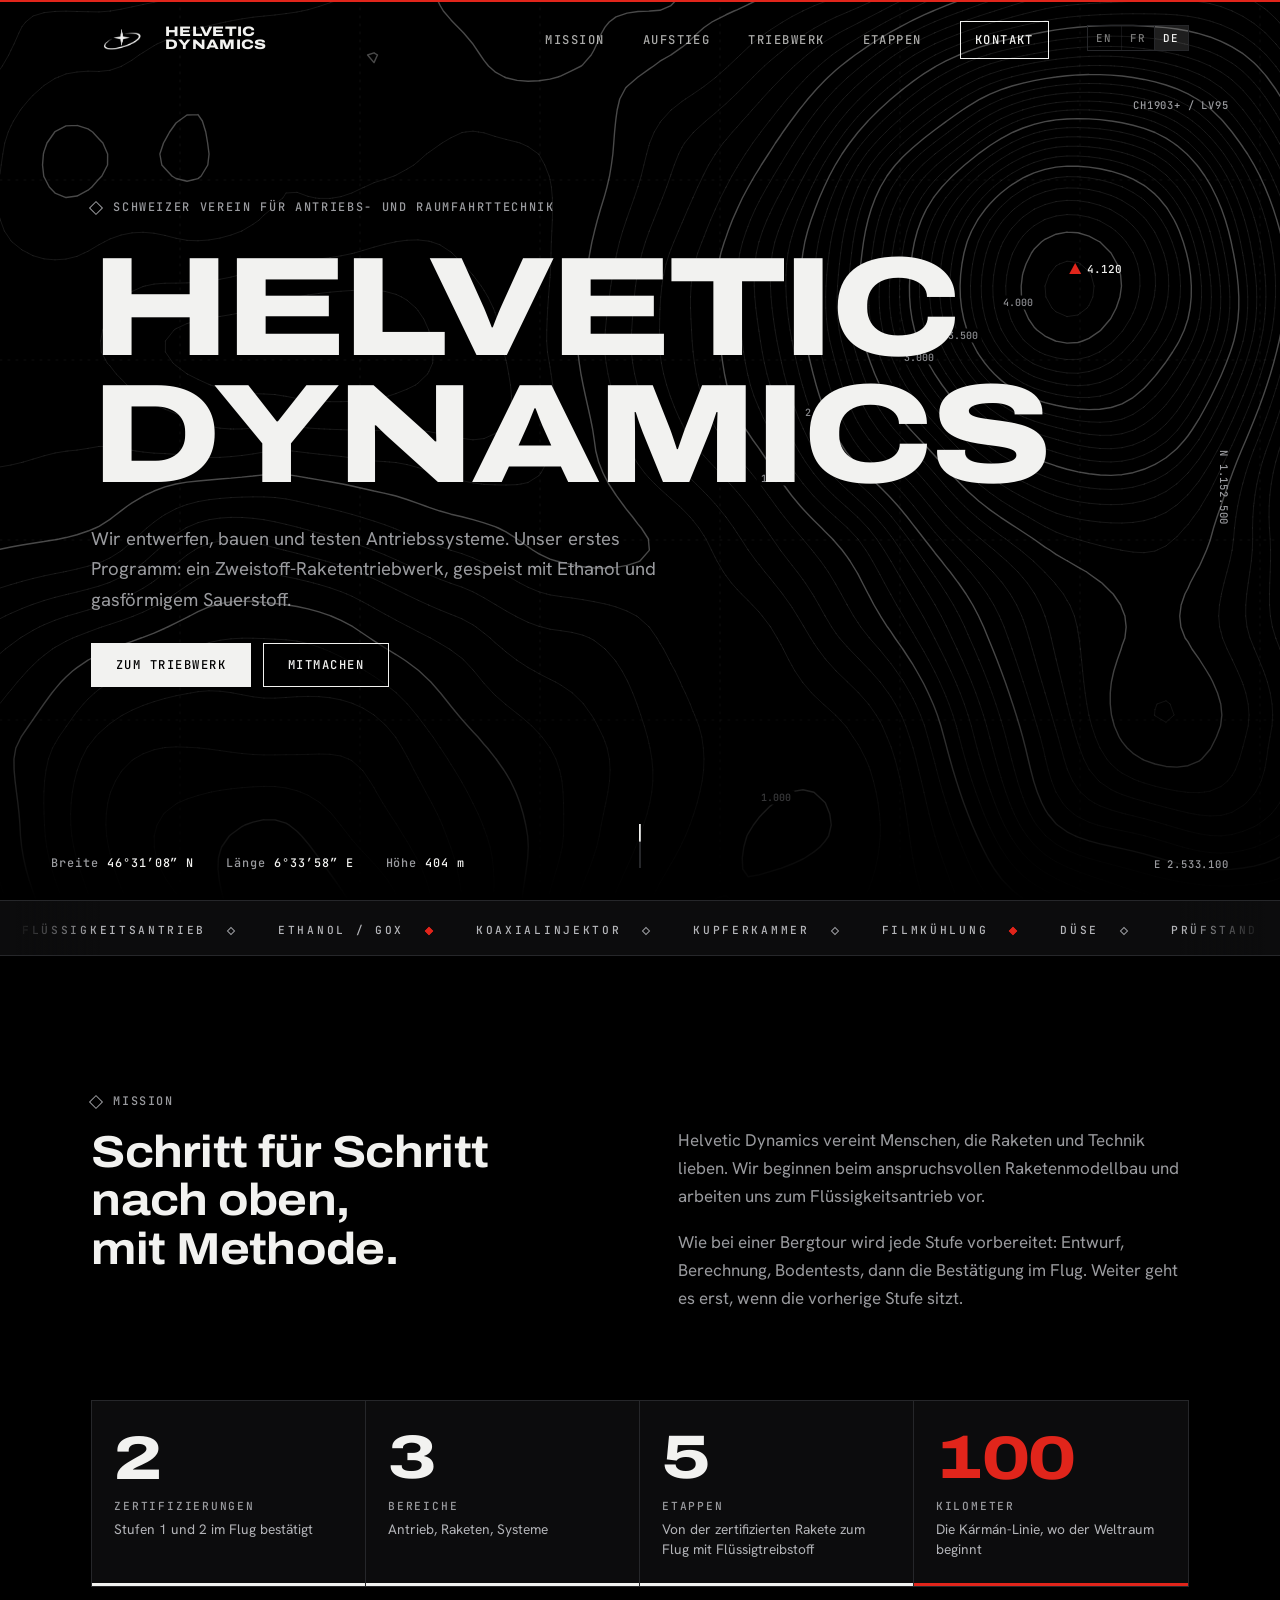
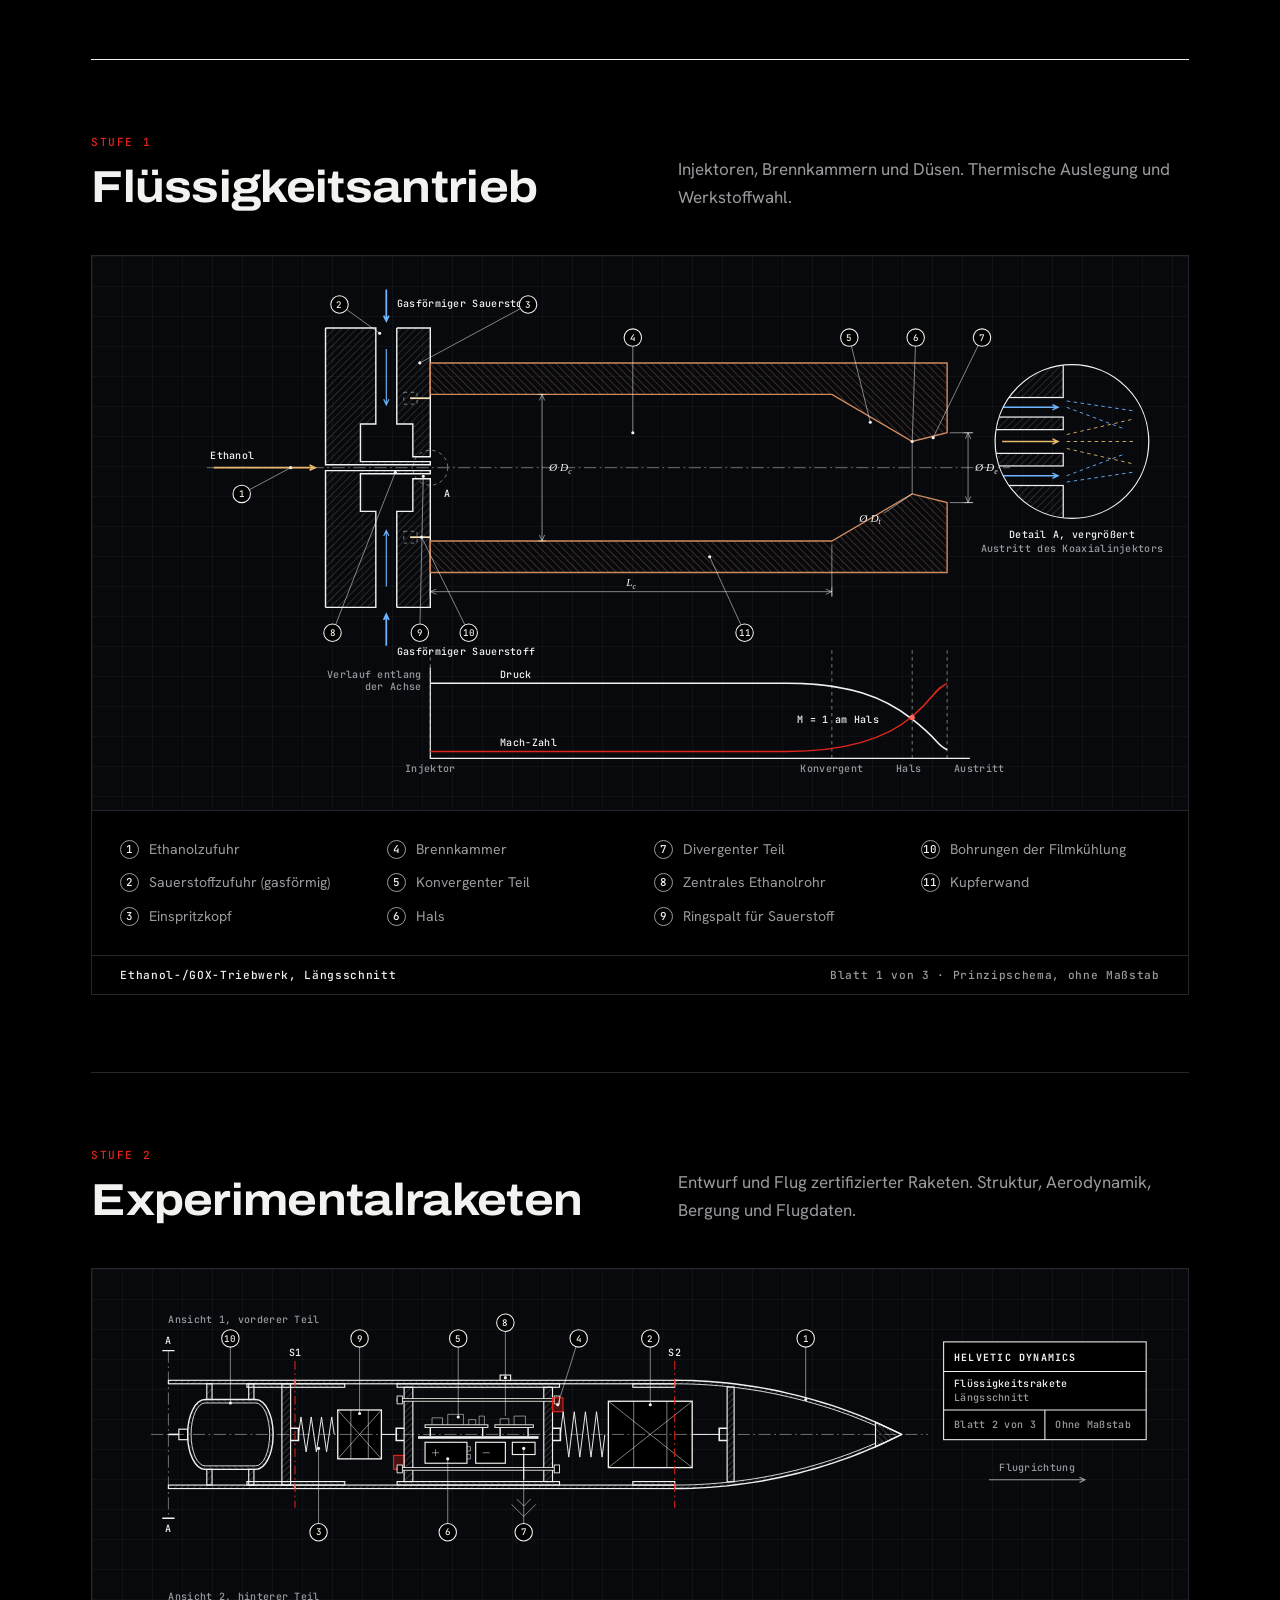
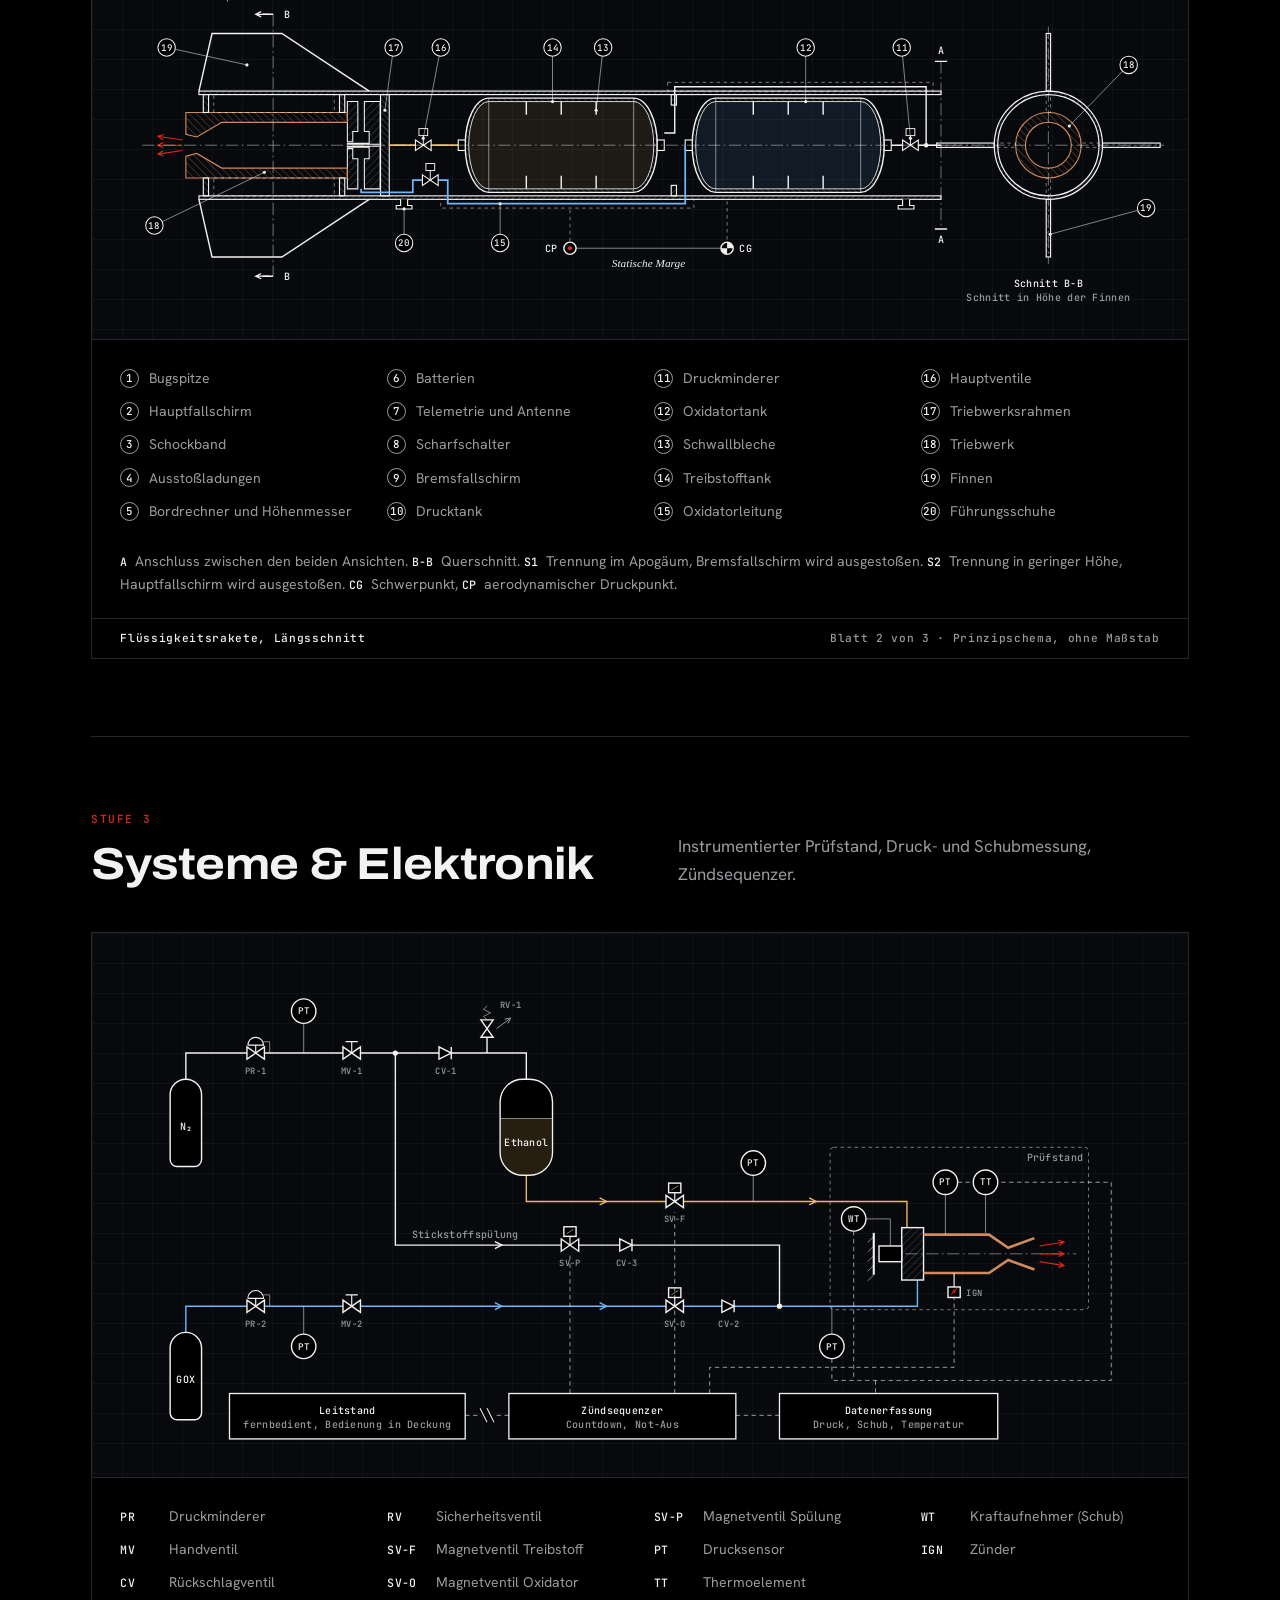
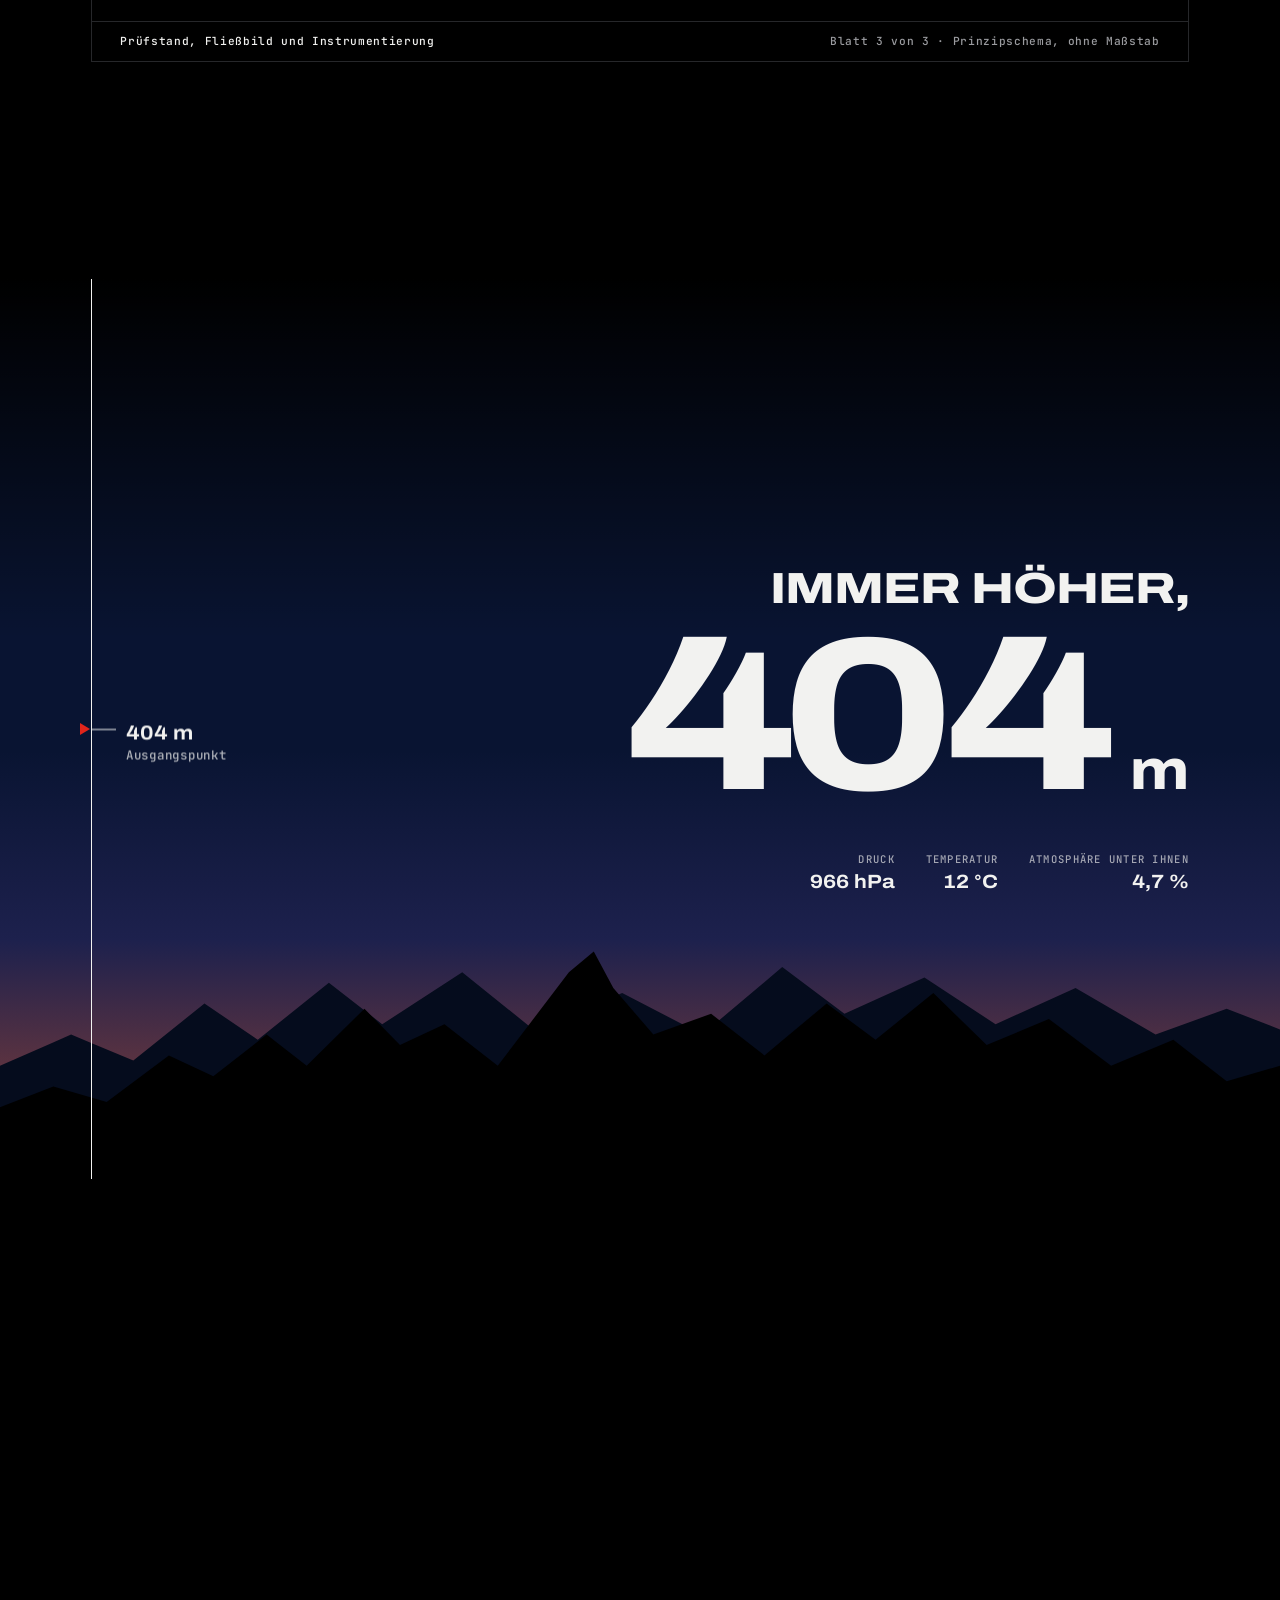
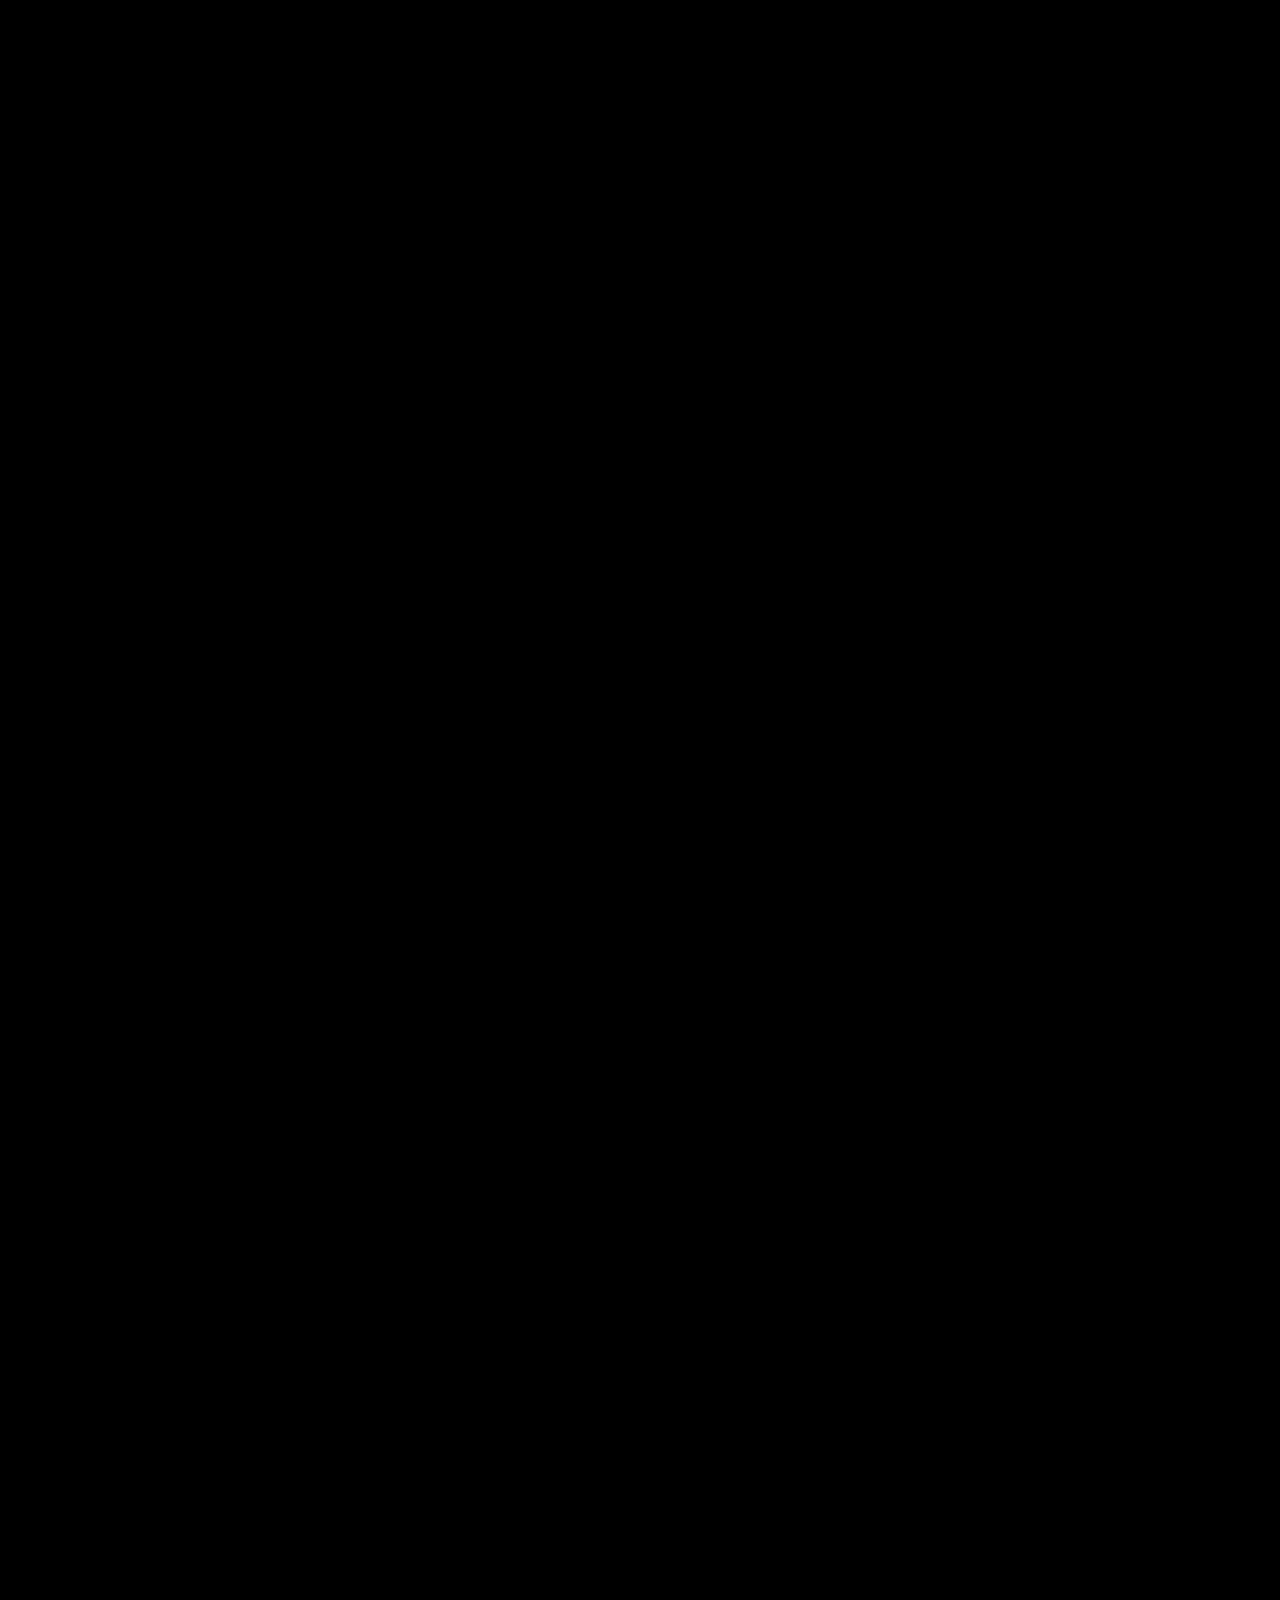
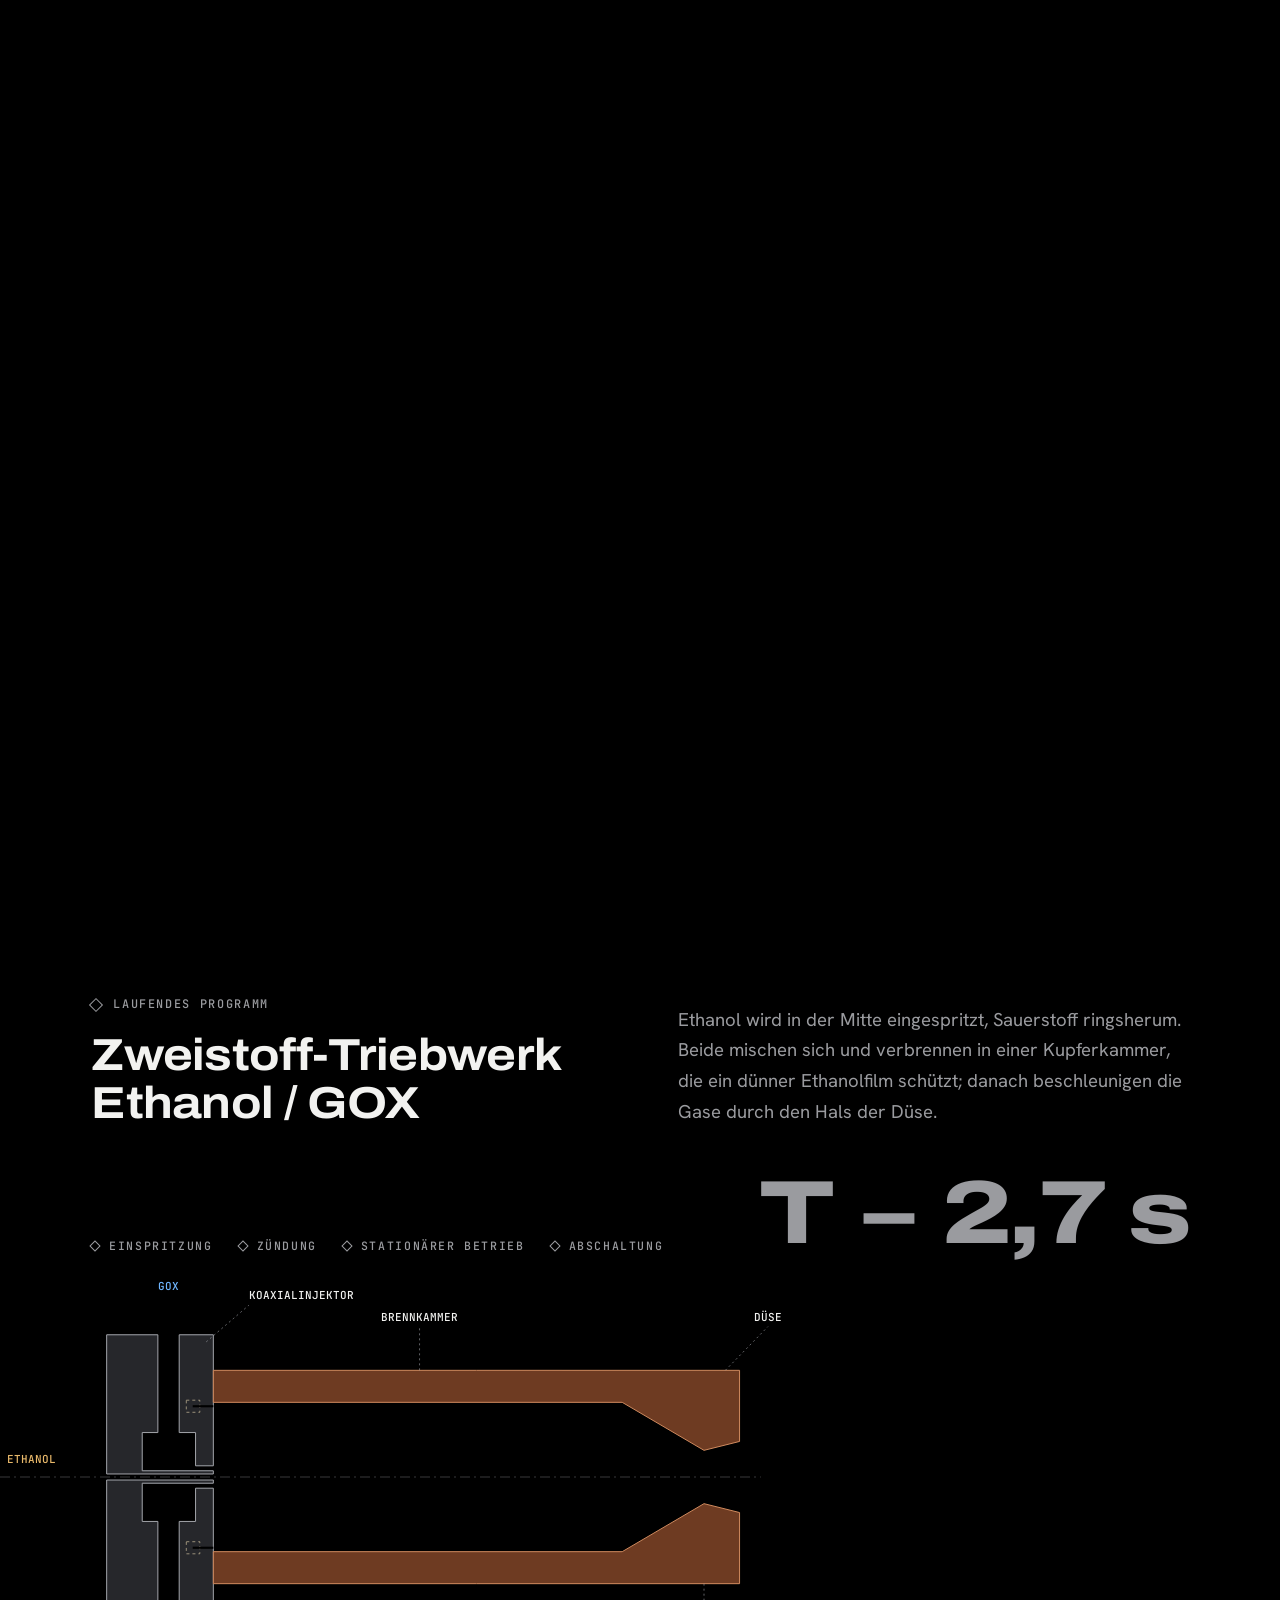
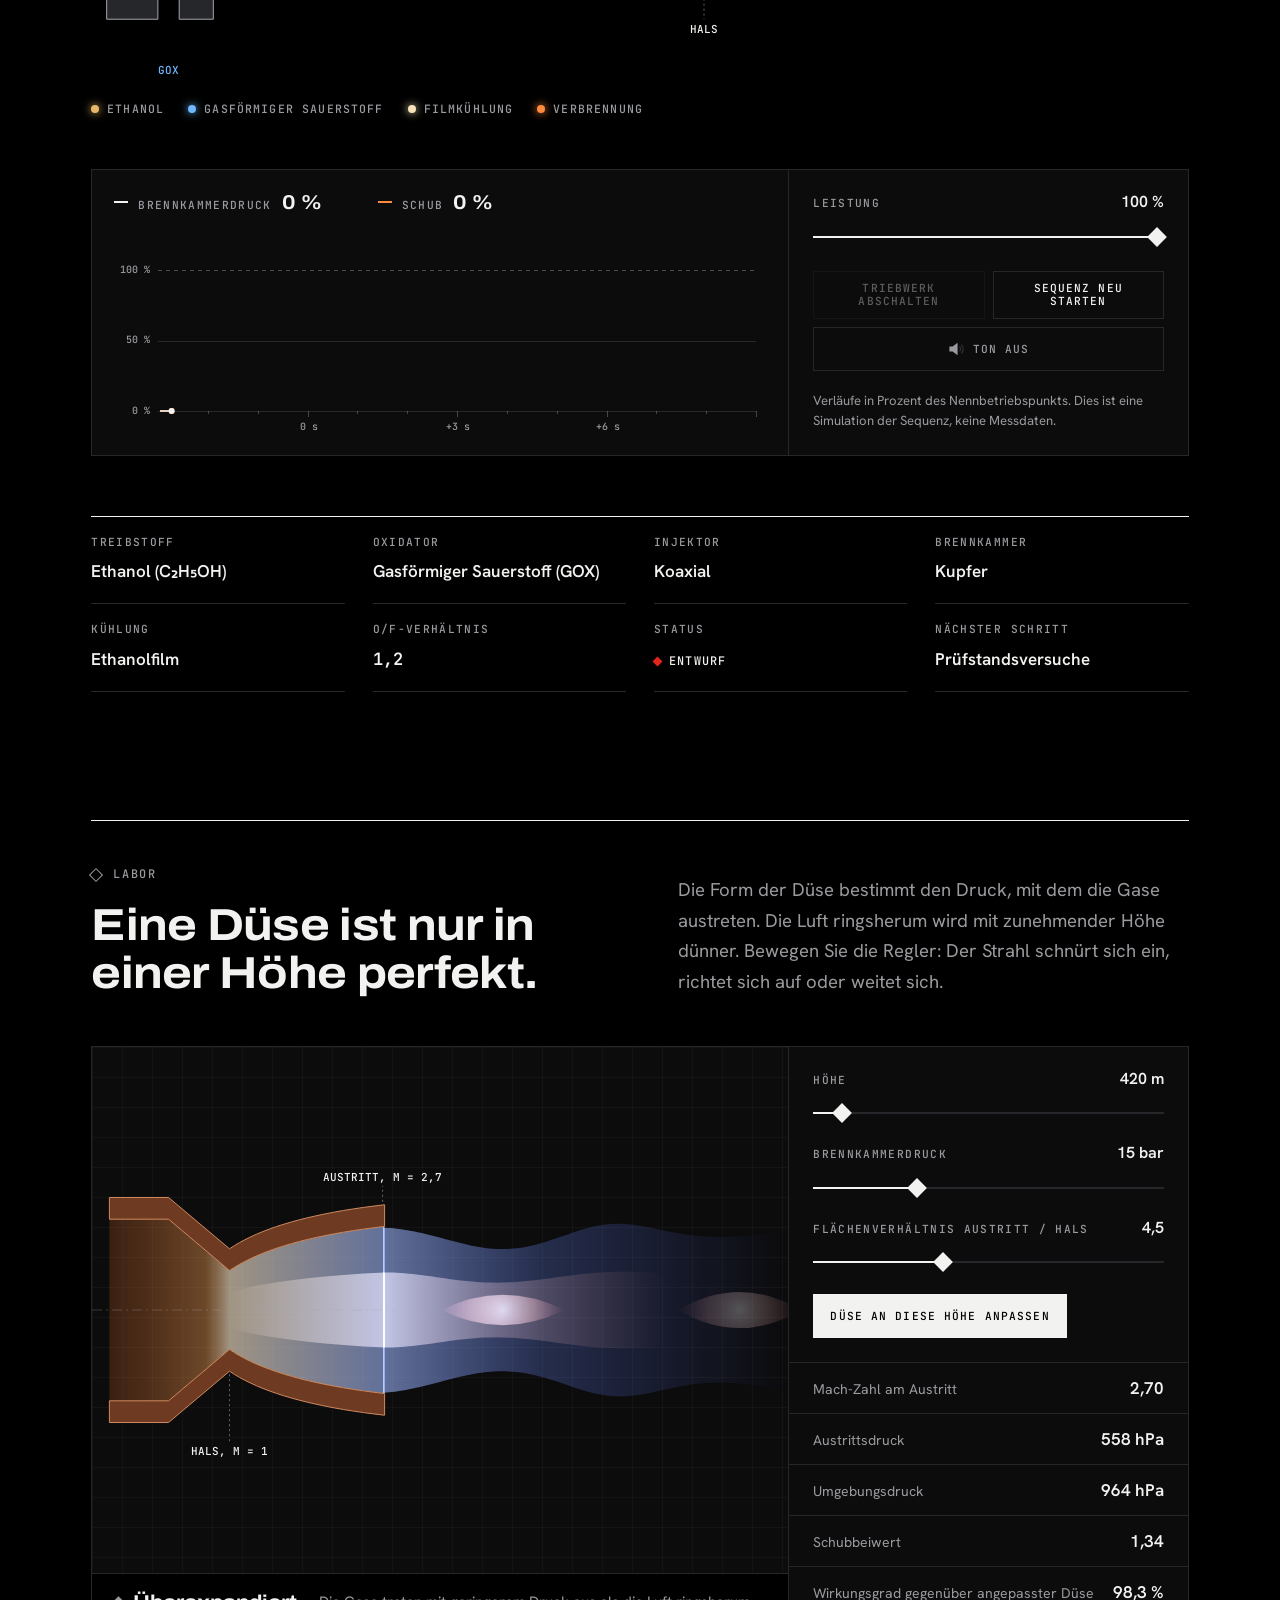
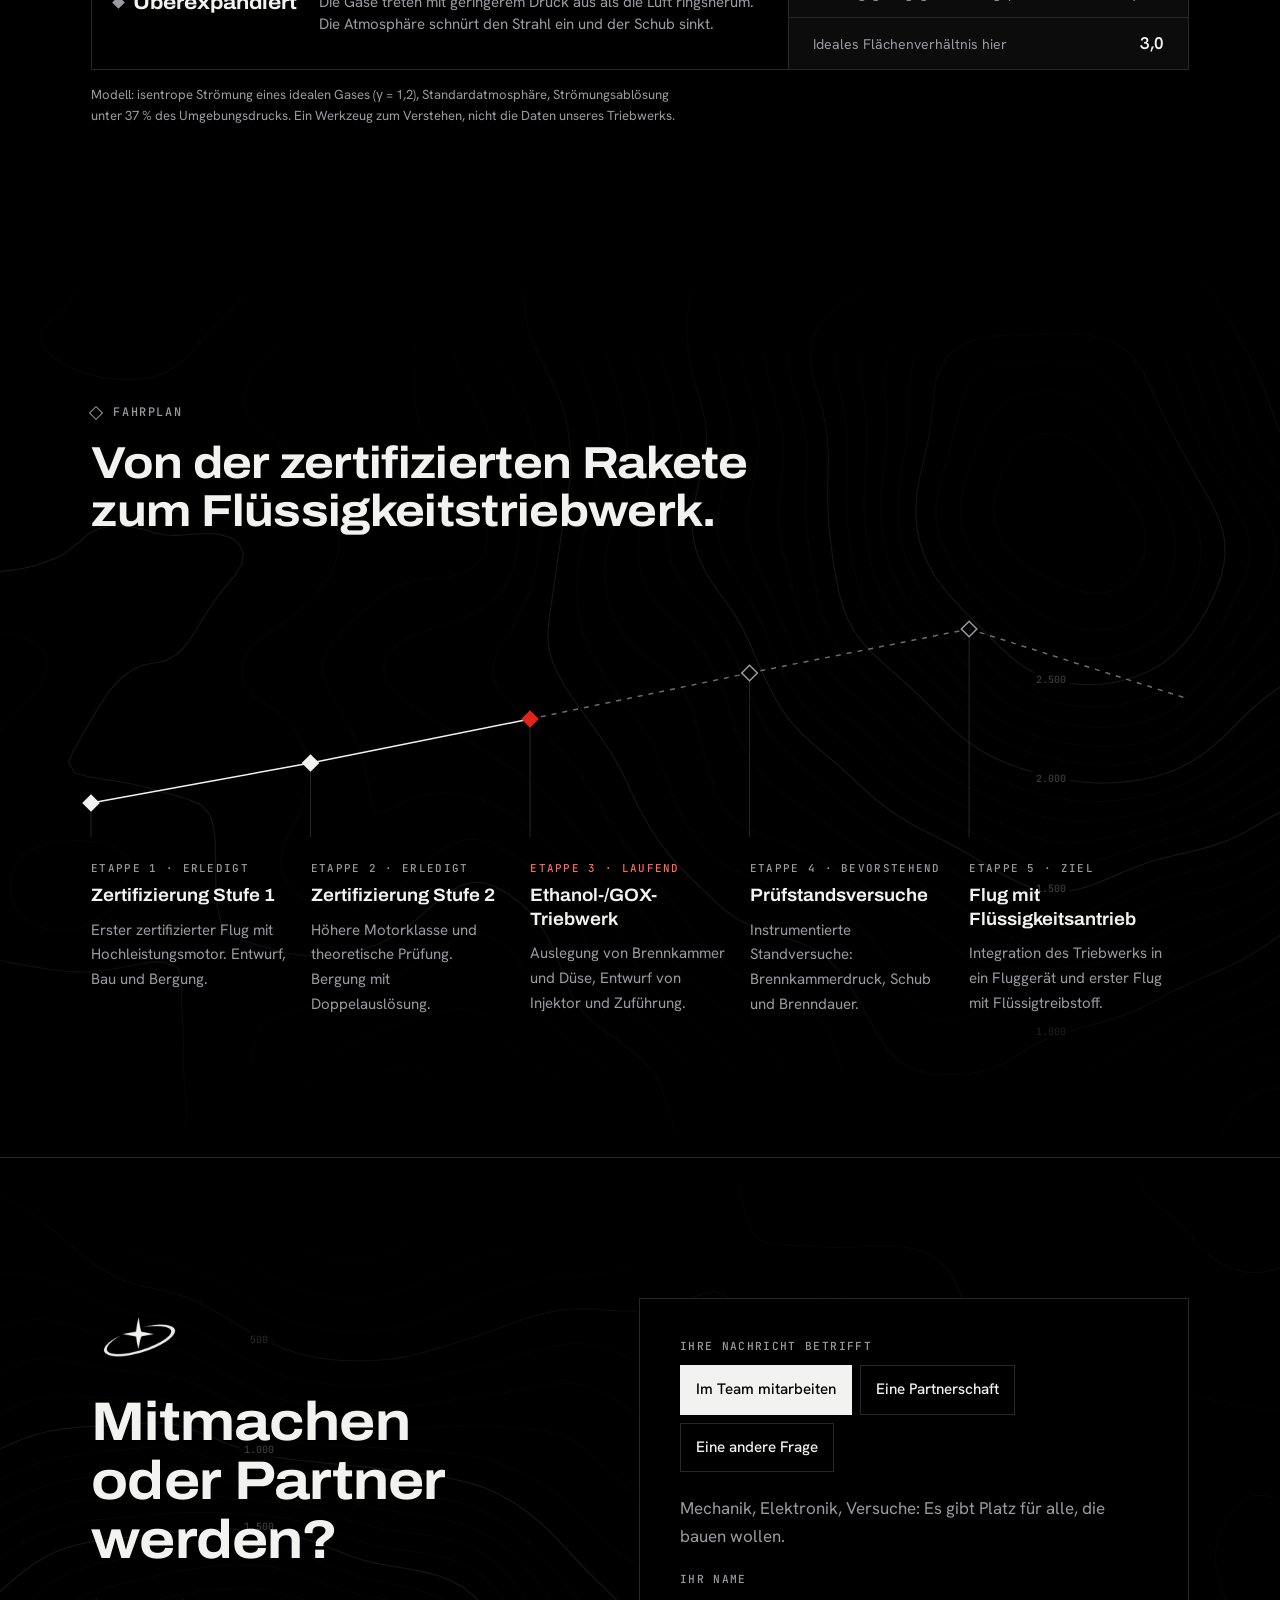
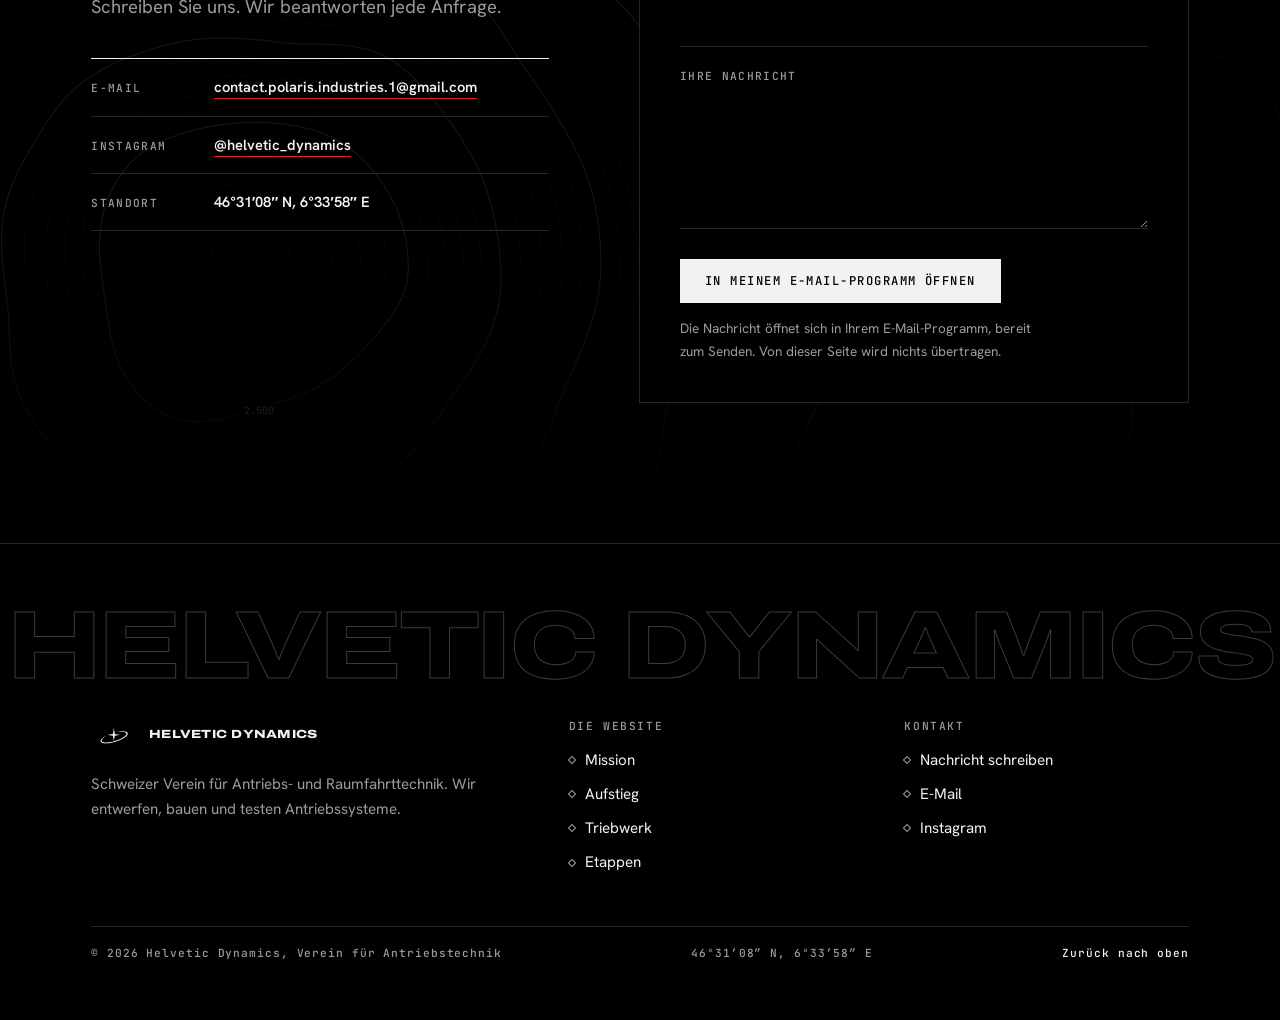
<file: de.html>
<!DOCTYPE html>
<html lang="de" class="no-js">
<head>
<meta charset="utf-8">
<meta name="viewport" content="width=device-width, initial-scale=1, viewport-fit=cover">
<title>Helvetic Dynamics — Antrieb und Raumfahrttechnik</title>
<meta name="description" content="Helvetic Dynamics, Schweizer Verein für Antriebs- und Raumfahrttechnik. Entwicklung eines Zweistoff-Raketentriebwerks mit Ethanol und gasförmigem Sauerstoff.">
<meta name="theme-color" content="#000000">
<link rel="canonical" href="https://helvetic-dynamics.ch/de.html">
<link rel="alternate" hreflang="en" href="https://helvetic-dynamics.ch/">
<link rel="alternate" hreflang="fr" href="https://helvetic-dynamics.ch/fr.html">
<link rel="alternate" hreflang="de" href="https://helvetic-dynamics.ch/de.html">
<link rel="alternate" hreflang="x-default" href="https://helvetic-dynamics.ch/">
<meta property="og:type" content="website">
<meta property="og:locale" content="de_CH">
<meta property="og:locale:alternate" content="en_GB">
<meta property="og:locale:alternate" content="fr_CH">
<meta property="og:site_name" content="Helvetic Dynamics">
<meta property="og:title" content="Helvetic Dynamics — Antrieb und Raumfahrttechnik">
<meta property="og:description" content="Schweizer Verein für Antriebstechnik. Wir entwickeln ein Zweistoff-Raketentriebwerk mit Ethanol und gasförmigem Sauerstoff.">
<meta property="og:url" content="https://helvetic-dynamics.ch/de.html">
<meta property="og:image" content="https://helvetic-dynamics.ch/assets/og.png">
<meta property="og:image:width" content="1200">
<meta property="og:image:height" content="630">
<meta name="twitter:card" content="summary_large_image">
<script type="application/ld+json">{"@context":"https://schema.org","@type":"Organization","name":"Helvetic Dynamics","url":"https://helvetic-dynamics.ch/","logo":"https://helvetic-dynamics.ch/assets/logo.png","description":"Schweizer Verein für Antriebs- und Raumfahrttechnik.","sameAs":["https://www.instagram.com/helvetic_dynamics/"]}</script>
<link rel="icon" type="image/png" href="assets/logo.png">
<link rel="preconnect" href="https://fonts.googleapis.com">
<link rel="preconnect" href="https://fonts.gstatic.com" crossorigin>
<link rel="stylesheet" href="https://fonts.googleapis.com/css2?family=Archivo:wdth,wght@100..125,400..800&family=Hanken+Grotesk:wght@300;400;500;600&family=JetBrains+Mono:wght@400;500&display=swap">
<script>document.documentElement.className="js"</script>
<link rel="stylesheet" href="style.css">
</head>
<body>
<!-- Intro : la mire se trace pendant le chargement, une seule fois par session -->
<div id="boot" aria-hidden="true">
  <svg class="boot__ring" viewBox="-60 -60 120 120"><circle class="c1" r="46" pathLength="1"/><circle class="c2" r="33" pathLength="1"/><path class="tk" d="M0-58V-50M0 50V58M-58 0H-50M50 0H58"/><path class="sc" d="M0 0V-46"/></svg>
  <img class="boot__logo" src="assets/logo-mark.png" alt="" width="326" height="200">
  <div class="boot__name">Helvetic Dynamics</div>
  <div class="boot__coord" id="boot-c">LAT 00°00′00″ N · LON 0°00′00″ E</div>
  <div class="boot__bar"><i></i></div>
</div>
<script>(function(){var d=document,b=d.getElementById("boot"),c=d.getElementById("boot-c"),seen=false;
  try{seen=sessionStorage.getItem("hd-boot")==="1";sessionStorage.setItem("hd-boot","1")}catch(e){}
  function done(){d.body.classList.add("ready")}
  if(seen||matchMedia("(prefers-reduced-motion: reduce)").matches){b.remove();done();return}
  var p=function(n){return(n<10?"0":"")+n},r=function(m){return Math.floor(Math.random()*m)};
  var iv=setInterval(function(){c.textContent="LAT "+p(r(90))+"°"+p(r(60))+"′"+p(r(60))+"″ N · LON "+r(10)+"°"+p(r(60))+"′"+p(r(60))+"″ E"},70);
  setTimeout(function(){clearInterval(iv);c.textContent="LAT 46°31′08″ N · LON 6°33′58″ E"},1150);
  setTimeout(function(){b.classList.add("out");done();setTimeout(function(){b.remove()},1300)},1650)})();</script>
<div id="cglow" aria-hidden="true"></div>
<div class="progress" aria-hidden="true"></div>
<a class="skip" href="#mission" data-t="nav.skip">Zum Inhalt springen</a>

<header class="nav" id="top">
  <div class="wrap nav__inner">
    <a class="brand" href="#top" aria-label="Helvetic Dynamics, zurück nach oben" data-ta="aria-label:nav.brand">
      <img class="logo brand__mark" src="assets/logo-mark.png" alt="" width="326" height="200">
      <span>Helvetic<br>Dynamics</span>
    </a>
    <button type="button" class="nav__toggle" aria-expanded="false" aria-controls="menu"><span class="nav__toggle-txt" data-t="nav.menu">Menü</span><span class="nav__burger" aria-hidden="true"></span></button>
    <nav aria-label="Hauptnavigation" data-ta="aria-label:nav.aria">
      <ul class="nav__links" id="menu">
        <li><a href="#mission" data-t="nav.mission">Mission</a></li>
        <li><a href="#ascension" data-t="nav.ascent">Aufstieg</a></li>
        <li><a href="#moteur" data-t="nav.engine">Triebwerk</a></li>
        <li><a href="#parcours" data-t="nav.route">Etappen</a></li>
        <li><a href="#contact" class="nav__cta" data-t="nav.contact">Kontakt</a></li>
        <li class="nav__lang"><span class="vh" id="lang-label" data-t="nav.lang">Sprache</span><span class="lang" role="group" aria-labelledby="lang-label"><a href="index.html" hreflang="en" lang="en">EN</a><a href="fr.html" hreflang="fr" lang="fr">FR</a><a href="de.html" hreflang="de" lang="de" aria-current="true">DE</a></span></li>
      </ul>
    </nav>
  </div>
</header>

<main>
  <!-- ============ ACCUEIL : sommet, courbes de niveau ============ -->
  <section class="hero" aria-labelledby="hero-title">
    <canvas class="topo" id="topo-hero" aria-hidden="true"></canvas>
    <div class="grid-ticks" aria-hidden="true">
      <span class="tk tk--n" data-t="hero.tkn">N 1.152.500</span>
      <span class="tk tk--e" data-t="hero.tke">E 2.533.100</span>
      <span class="tk tk--s">CH1903+ / LV95</span>
    </div>
    <div class="wrap hero__content">
      <p class="label" data-t="hero.label">Schweizer Verein für Antriebs- und Raumfahrttechnik</p>
      <h1 id="hero-title"><span class="ln"><span>Helvetic</span></span> <span class="ln"><span>Dynamics</span></span></h1>
      <p class="lead" data-t="hero.lead">Wir entwerfen, bauen und testen Antriebssysteme. Unser erstes Programm: ein Zweistoff-Raketentriebwerk, gespeist mit Ethanol und gasförmigem Sauerstoff.</p>
      <div class="hero__actions">
        <a class="btn btn--solid" href="#moteur" data-t="hero.cta1">Zum Triebwerk</a>
        <a class="btn btn--ghost" href="#contact" data-t="hero.cta2">Mitmachen</a>
      </div>
    </div>
    <a class="hero__scroll" href="#mission" aria-label="Nach unten zur Mission" data-ta="aria-label:hero.scroll"><span></span></a>
    <dl class="hero__readout wrap" aria-label="Geografischer Bezugspunkt" data-ta="aria-label:hero.ro">
      <div><dt data-t="hero.lat">Breite</dt><dd>46°31′08″ N</dd></div>
      <div><dt data-t="hero.lon">Länge</dt><dd>6°33′58″ E</dd></div>
      <div><dt data-t="hero.alt">Höhe</dt><dd data-t="asc.m1a">404 m</dd></div>
    </dl>
  </section>

  <div class="ticker" aria-hidden="true"><div class="trk" id="ticker"></div></div>

  <!-- ============ MISSION ============ -->
  <section class="section" id="mission" aria-labelledby="mission-title">
    <div class="wrap split">
      <div class="split__head">
        <p class="label" data-t="nav.mission">Mission</p>
        <h2 id="mission-title" data-t="mis.title">Schritt für Schritt nach oben, mit Methode.</h2>
      </div>
      <div class="split__body rv-r">
        <p data-t="mis.p1">Helvetic Dynamics vereint Menschen, die Raketen und Technik lieben. Wir beginnen beim anspruchsvollen Raketenmodellbau und arbeiten uns zum Flüssigkeitsantrieb vor.</p>
        <p data-t="mis.p2">Wie bei einer Bergtour wird jede Stufe vorbereitet: Entwurf, Berechnung, Bodentests, dann die Bestätigung im Flug. Weiter geht es erst, wenn die vorherige Stufe sitzt.</p>
      </div>
    </div>

    <!-- Chiffres clés : modifie data-n et les textes au fil de l'avancement -->
    <div class="wrap"><div class="stats rv">
      <div class="stat" data-n="2"><b>2</b><span data-t="mis.s1a">Zertifizierungen</span><small data-t="mis.s1b">Stufen 1 und 2 im Flug bestätigt</small></div>
      <div class="stat" data-n="3"><b>3</b><span data-t="mis.s2a">Bereiche</span><small data-t="mis.s2b">Antrieb, Raketen, Systeme</small></div>
      <div class="stat" data-n="5"><b>5</b><span data-t="mis.s3a">Etappen</span><small data-t="mis.s3b">Von der zertifizierten Rakete zum Flug mit Flüssigtreibstoff</small></div>
      <div class="stat stat--red" data-n="100"><b>100</b><span data-t="mis.s4a">Kilometer</span><small data-t="mis.s4b">Die Kármán-Linie, wo der Weltraum beginnt</small></div>
    </div></div>

    <div class="wrap stages">
      <article class="stage">
        <header class="stage__head">
          <div><span class="domain__alt" data-t="st.tier1">Stufe 1</span><h3 data-t="st1.title">Flüssigkeitsantrieb</h3></div>
          <p data-t="st1.text">Injektoren, Brennkammern und Düsen. Thermische Auslegung und Werkstoffwahl.</p>
        </header>
        <figure class="plate">
          <div class="plate__scroll"><svg viewBox="0 0 1200 580" role="img" data-ta="aria-label:st1.aria" aria-label="Längsschnitt des Triebwerks: koaxialer Einspritzkopf links, Brennkammer aus Kupfer, konvergenter Teil, Hals und divergenter Teil. Unter dem Schnitt der Verlauf von Druck und Mach-Zahl entlang der Achse."><defs><pattern id="h-steel" width="6" height="6" patternUnits="userSpaceOnUse" patternTransform="rotate(45)"><line x1="0" y1="0" x2="0" y2="6" stroke="#f2f2f0" stroke-width="1" opacity=".3"/></pattern><pattern id="h-cu" width="6" height="6" patternUnits="userSpaceOnUse" patternTransform="rotate(-45)"><line x1="0" y1="0" x2="0" y2="6" stroke="#D08A5E" stroke-width="1.1" opacity=".55"/></pattern><clipPath id="clipA"><circle cx="1095" cy="185" r="88"/></clipPath></defs><g class="f"><path fill="url(#h-steel)" stroke="none" d="M240.0 55.0L297.6 55.0L297.6 165.0L280.0 165.0L280.0 208.0L360.0 208.0L360.0 211.6L240.0 211.6Z"/><path fill="url(#h-steel)" stroke="none" d="M240.0 375.0L297.6 375.0L297.6 265.0L280.0 265.0L280.0 222.0L360.0 222.0L360.0 218.4L240.0 218.4Z"/><path fill="url(#h-steel)" stroke="none" d="M321.6 55.0L360.0 55.0L360.0 202.4L340.0 202.4L340.0 165.0L321.6 165.0Z"/><path fill="url(#h-steel)" stroke="none" d="M321.6 375.0L360.0 375.0L360.0 227.6L340.0 227.6L340.0 265.0L321.6 265.0Z"/><path fill="url(#h-cu)" stroke="none" d="M360.0 95.0L952.0 95.0L952.0 175.0L912.0 185.0L820.0 131.0L360.0 131.0Z"/><path fill="url(#h-cu)" stroke="none" d="M360.0 335.0L952.0 335.0L952.0 255.0L912.0 245.0L820.0 299.0L360.0 299.0Z"/></g><path class="d" pathLength="1" d="M240.0 55.0L297.6 55.0L297.6 165.0L280.0 165.0L280.0 208.0L360.0 208.0L360.0 211.6L240.0 211.6Z"/><path class="d" pathLength="1" d="M240.0 375.0L297.6 375.0L297.6 265.0L280.0 265.0L280.0 222.0L360.0 222.0L360.0 218.4L240.0 218.4Z"/><path class="d" pathLength="1" d="M321.6 55.0L360.0 55.0L360.0 202.4L340.0 202.4L340.0 165.0L321.6 165.0Z"/><path class="d" pathLength="1" d="M321.6 375.0L360.0 375.0L360.0 227.6L340.0 227.6L340.0 265.0L321.6 265.0Z"/><path class="d cu" pathLength="1" d="M360.0 95.0L952.0 95.0L952.0 175.0L912.0 185.0L820.0 131.0L360.0 131.0Z"/><path class="d cu" pathLength="1" d="M360.0 335.0L952.0 335.0L952.0 255.0L912.0 245.0L820.0 299.0L360.0 299.0Z"/><g class="f"><path class="axis" d="M104 215H1024"/><rect class="hid" x="329.6" y="128.6" width="15.2" height="13.6"/><path d="M336.8 135.4H360" stroke="#F6E3B8" stroke-width="2"/><rect class="hid" x="329.6" y="287.8" width="15.2" height="13.6"/><path d="M336.8 294.6H360" stroke="#F6E3B8" stroke-width="2"/><path d="M112 215L228 215M221.7 218.0L228 215L221.7 212.0" stroke="#E8B86A" stroke-width="2"/><path d="M309.6 11L309.6 47M306.6 40.7L309.6 47L312.6 40.7" stroke="#6FB6FF" stroke-width="2"/><path d="M309.6 419L309.6 383M312.6 389.3L309.6 383L306.6 389.3" stroke="#6FB6FF" stroke-width="2"/><path d="M309.6 79L309.6 143M306.6 136.7L309.6 143L312.6 136.7" stroke="#6FB6FF" stroke-width="1.3"/><path d="M309.6 351L309.6 287M312.6 293.3L309.6 287L306.6 293.3" stroke="#6FB6FF" stroke-width="1.3"/><text x="108" y="205" fill="#E8B86A" data-t="pl1.eth">Ethanol</text><text x="321.6" y="31" fill="#6FB6FF" data-t="pl1.gox">Gasförmiger Sauerstoff</text><text x="321.6" y="429" fill="#6FB6FF" data-t="pl1.gox2">Gasförmiger Sauerstoff</text><path class="thin" d="M360 339V363M820 303V363"/><path class="thin" d="M360 357H820M360 352V362M820 352V362M360 357l7 -3M360 357l7 3M820 357l-7 -3M820 357l-7 3"/><text class="it" x="590.0" y="351" text-anchor="middle">L<tspan class="sub" dy="3">c</tspan></text><path class="thin" d="M488 131V299M483 131H493M483 299H493M488 131l-3 7M488 131l3 7M488 299l-3 -7M488 299l3 -7"/><text class="it" x="496" y="219.0" text-anchor="start">Ø D<tspan class="sub" dy="3">c</tspan></text><path class="thin" d="M955 175H982M955 255H982"/><path class="thin" d="M976 175V255M971 175H981M971 255H981M976 175l-3 7M976 175l3 7M976 255l-3 -7M976 255l3 -7"/><text class="it" x="984" y="219.0" text-anchor="start">Ø D<tspan class="sub" dy="3">e</tspan></text><path class="thin" d="M912 185.0V245.0"/><path class="thin" d="M912 245.0L880 267"/><text class="it" x="876" y="277" text-anchor="end">Ø D<tspan class="sub" dy="3">t</tspan></text><g class="b" data-n="1"><path class="thin" d="M152.8 240.3L200 215"/><circle class="dot" cx="200" cy="215" r="1.8"/><circle class="halo" cx="144" cy="245" r="10"/><circle class="bal" cx="144" cy="245" r="10"/><text class="bn" x="144" y="248.6" text-anchor="middle">1</text></g><g class="b" data-n="2"><path class="thin" d="M264.1 33.8L302.0 61"/><circle class="dot" cx="302.0" cy="61" r="1.8"/><circle class="halo" cx="256" cy="28" r="10"/><circle class="bal" cx="256" cy="28" r="10"/><text class="bn" x="256" y="31.6" text-anchor="middle">2</text></g><g class="b" data-n="3"><path class="thin" d="M463.2 32.8L348 95"/><circle class="dot" cx="348" cy="95" r="1.8"/><circle class="halo" cx="472" cy="28" r="10"/><circle class="bal" cx="472" cy="28" r="10"/><text class="bn" x="472" y="31.6" text-anchor="middle">3</text></g><g class="b" data-n="4"><path class="thin" d="M592.0 76.0L592 175"/><circle class="dot" cx="592" cy="175" r="1.8"/><circle class="halo" cx="592" cy="66" r="10"/><circle class="bal" cx="592" cy="66" r="10"/><text class="bn" x="592" y="69.6" text-anchor="middle">4</text></g><g class="b" data-n="5"><path class="thin" d="M842.4 75.7L864 163"/><circle class="dot" cx="864" cy="163" r="1.8"/><circle class="halo" cx="840" cy="66" r="10"/><circle class="bal" cx="840" cy="66" r="10"/><text class="bn" x="840" y="69.6" text-anchor="middle">5</text></g><g class="b" data-n="6"><path class="thin" d="M915.7 76.0L912 185.0"/><circle class="dot" cx="912" cy="185.0" r="1.8"/><circle class="halo" cx="916" cy="66" r="10"/><circle class="bal" cx="916" cy="66" r="10"/><text class="bn" x="916" y="69.6" text-anchor="middle">6</text></g><g class="b" data-n="7"><path class="thin" d="M987.6 75.0L936 180.6"/><circle class="dot" cx="936" cy="180.6" r="1.8"/><circle class="halo" cx="992" cy="66" r="10"/><circle class="bal" cx="992" cy="66" r="10"/><text class="bn" x="992" y="69.6" text-anchor="middle">7</text></g><g class="b" data-n="8"><path class="thin" d="M251.6 394.7L320 220.2"/><circle class="dot" cx="320" cy="220.2" r="1.8"/><circle class="halo" cx="248" cy="404" r="10"/><circle class="bal" cx="248" cy="404" r="10"/><text class="bn" x="248" y="407.6" text-anchor="middle">8</text></g><g class="b" data-n="9"><path class="thin" d="M348.2 394.0L352 224.8"/><circle class="dot" cx="352" cy="224.8" r="1.8"/><circle class="halo" cx="348" cy="404" r="10"/><circle class="bal" cx="348" cy="404" r="10"/><text class="bn" x="348" y="407.6" text-anchor="middle">9</text></g><g class="b" data-n="10"><path class="thin" d="M399.6 395.0L350.0 294.6"/><circle class="dot" cx="350.0" cy="294.6" r="1.8"/><circle class="halo" cx="404" cy="404" r="10"/><circle class="bal" cx="404" cy="404" r="10"/><text class="bn" x="404" y="407.6" text-anchor="middle">10</text></g><g class="b" data-n="11"><path class="thin" d="M715.8 394.9L680 317.0"/><circle class="dot" cx="680" cy="317.0" r="1.8"/><circle class="halo" cx="720" cy="404" r="10"/><circle class="bal" cx="720" cy="404" r="10"/><text class="bn" x="720" y="407.6" text-anchor="middle">11</text></g><circle class="hid" cx="360" cy="215" r="20"/><text x="376" y="249">A</text><g clip-path="url(#clipA)"><rect x="995" y="157.0" width="90" height="14.4" fill="url(#h-steel)" stroke="#f2f2f0" stroke-width="1.4"/><rect x="995" y="73.0" width="90" height="61.6" fill="url(#h-steel)" stroke="#f2f2f0" stroke-width="1.4"/><path d="M1015 145.8L1079 145.8M1072.7 148.8L1079 145.8L1072.7 142.8" stroke="#6FB6FF" stroke-width="1.6"/><path d="M1089 145.8L1155 170.6M1089 138.6L1165 149.8" stroke="#6FB6FF" stroke-width="1" stroke-dasharray="4 4"/><path d="M1089 177.0L1165 159.4" stroke="#E8B86A" stroke-width="1" stroke-dasharray="4 4"/><rect x="995" y="198.6" width="90" height="14.4" fill="url(#h-steel)" stroke="#f2f2f0" stroke-width="1.4"/><rect x="995" y="235.4" width="90" height="61.6" fill="url(#h-steel)" stroke="#f2f2f0" stroke-width="1.4"/><path d="M1015 224.2L1079 224.2M1072.7 227.2L1079 224.2L1072.7 221.2" stroke="#6FB6FF" stroke-width="1.6"/><path d="M1089 224.2L1155 199.4M1089 231.4L1165 220.2" stroke="#6FB6FF" stroke-width="1" stroke-dasharray="4 4"/><path d="M1089 193.0L1165 210.6" stroke="#E8B86A" stroke-width="1" stroke-dasharray="4 4"/><path d="M1015 185L1079 185M1072.7 188.0L1079 185L1072.7 182.0" stroke="#E8B86A" stroke-width="1.8"/><path d="M1089 185H1169" stroke="#E8B86A" stroke-width="1" stroke-dasharray="4 4"/></g><circle cx="1095" cy="185" r="88" stroke-width="1.4"/><text x="1095" y="295" text-anchor="middle" data-t="pl1.detail">Detail A, vergrößert</text><text x="1095" y="311" text-anchor="middle" class="mu" data-t="pl1.coax">Austritt des Koaxialinjektors</text><path class="hid" d="M360 424V548M820 424V548M912 424V548M952 424V548"/><path d="M360 444V548H978" stroke-width="1.3"/><path d="M360 462H768C840 462 880 478 912 503S940 533 952 538" stroke-width="1.8"/><path d="M360 540H768C840 540 884 524 912 500S936 470 952 462" stroke="#e1251b" stroke-width="1.8"/><text x="440" y="456" data-t="pl1.press">Druck</text><text x="440" y="534" fill="#ff6a61" data-t="pl1.mach">Mach-Zahl</text><circle cx="912" cy="501" r="3" fill="#ff6a61" stroke="none"/><text x="874" y="507" text-anchor="end" fill="#ff6a61" data-t="pl1.m1">M = 1 am Hals</text><text class="mu" x="360" y="564" text-anchor="middle" data-t="pl1.inj">Injektor</text><text class="mu" x="820" y="564" text-anchor="middle" data-t="pl1.conv">Konvergent</text><text class="mu" x="908" y="564" text-anchor="middle" data-t="pl1.throat">Hals</text><text class="mu" x="960" y="564" data-t="pl1.exit">Austritt</text><text class="mu" x="350" y="456" text-anchor="end" data-t="pl1.along1">Verlauf entlang</text><text class="mu" x="350" y="470" text-anchor="end" data-t="pl1.along2">der Achse</text></g></svg></div>
          <ol class="legend legend--link"><li><button type="button" data-n="1" data-t="pl1.l1">Ethanolzufuhr</button></li><li><button type="button" data-n="2" data-t="pl1.l2">Sauerstoffzufuhr (gasförmig)</button></li><li><button type="button" data-n="3" data-t="pl1.l3">Einspritzkopf</button></li><li><button type="button" data-n="4" data-t="pl1.l4">Brennkammer</button></li><li><button type="button" data-n="5" data-t="pl1.l5">Konvergenter Teil</button></li><li><button type="button" data-n="6" data-t="pl1.l6">Hals</button></li><li><button type="button" data-n="7" data-t="pl1.l7">Divergenter Teil</button></li><li><button type="button" data-n="8" data-t="pl1.l8">Zentrales Ethanolrohr</button></li><li><button type="button" data-n="9" data-t="pl1.l9">Ringspalt für Sauerstoff</button></li><li><button type="button" data-n="10" data-t="pl1.l10">Bohrungen der Filmkühlung</button></li><li><button type="button" data-n="11" data-t="pl1.l11">Kupferwand</button></li></ol>
          <figcaption><span data-t="st1.cap">Ethanol-/GOX-Triebwerk, Längsschnitt</span><span data-t="st.cap2.1">Blatt 1 von 3 · Prinzipschema, ohne Maßstab</span></figcaption>
        </figure>
      </article>
      <article class="stage">
        <header class="stage__head">
          <div><span class="domain__alt" data-t="st.tier2">Stufe 2</span><h3 data-t="st2.title">Experimentalraketen</h3></div>
          <p data-t="st2.text">Entwurf und Flug zertifizierter Raketen. Struktur, Aerodynamik, Bergung und Flugdaten.</p>
        </header>
        <figure class="plate">
          <div class="plate__scroll"><svg viewBox="0 0 1200 712" role="img" data-ta="aria-label:st2.aria" aria-label="Längsschnitt einer Flüssigkeitsrakete: Bugspitze, Hauptfallschirm, Avionikbucht, Bremsfallschirm, Drucktank, Oxidator- und Treibstofftank, Ventile, Triebwerk und Finnen."><defs><pattern id="h-a" width="5" height="5" patternUnits="userSpaceOnUse" patternTransform="rotate(45)"><line x1="0" y1="0" x2="0" y2="5" stroke="#f2f2f0" stroke-width=".9" opacity=".42"/></pattern><pattern id="h-b" width="5" height="5" patternUnits="userSpaceOnUse" patternTransform="rotate(-45)"><line x1="0" y1="0" x2="0" y2="5" stroke="#f2f2f0" stroke-width=".9" opacity=".42"/></pattern></defs><path class="d" pathLength="1" d="M640 100.0 650 100.1 660 100.3 670 100.8 680 101.4 690 102.2 700 103.1 710 104.3 720 105.6 730 107.1 740 108.7 750 110.6 760 112.6 770 114.9 780 117.3 790 119.9 800 122.7 810 125.7 820 128.8 830 132.2 840 135.8 850 139.6 860 143.7 870 147.9 880 152.4 890 157.1 900 162.0"/><path class="d" pathLength="1" d="M900 162.0 890 166.9 880 171.6 870 176.1 860 180.3 850 184.4 840 188.2 830 191.8 820 195.2 810 198.3 800 201.3 790 204.1 780 206.7 770 209.1 760 211.4 750 213.4 740 215.3 730 216.9 720 218.4 710 219.7 700 220.9 690 221.8 680 222.6 670 223.2 660 223.7 650 223.9 640 224.0"/><path class="d" pathLength="1" d="M102.0 122H160.0A20.0 40 0 0 1 160.0 202H102.0A20.0 40 0 0 1 102.0 122Z"/><path class="d" pathLength="1" d="M290 456L190 390H110L95 456"/><path class="d" pathLength="1" d="M290 580L190 646H110L95 580"/><path class="d" pathLength="1" d="M427.0 464H593.0A27.0 54 0 0 1 593.0 572H427.0A27.0 54 0 0 1 427.0 464Z"/><path class="d" pathLength="1" d="M687.0 464H853.0A27.0 54 0 0 1 853.0 572H687.0A27.0 54 0 0 1 687.0 464Z"/><g class="f"><text class="mu" x="60" y="34" data-t="pl2.v1">Ansicht 1, vorderer Teil</text><rect x="60" y="100" width="145" height="4" fill="url(#h-a)" stroke="#f2f2f0" stroke-width="1.3"/><rect x="60" y="220" width="145" height="4" fill="url(#h-a)" stroke="#f2f2f0" stroke-width="1.3"/><rect x="205" y="100" width="435" height="4" fill="url(#h-a)" stroke="#f2f2f0" stroke-width="1.3"/><rect x="205" y="220" width="435" height="4" fill="url(#h-a)" stroke="#f2f2f0" stroke-width="1.3"/><rect x="150" y="104" width="112" height="4" fill="url(#h-b)" stroke="#f2f2f0" stroke-width="1.3"/><rect x="150" y="216" width="112" height="4" fill="url(#h-b)" stroke="#f2f2f0" stroke-width="1.3"/><rect x="322" y="104" width="186" height="4" fill="url(#h-b)" stroke="#f2f2f0" stroke-width="1.3"/><rect x="322" y="216" width="186" height="4" fill="url(#h-b)" stroke="#f2f2f0" stroke-width="1.3"/><rect x="592" y="104" width="48" height="4" fill="url(#h-b)" stroke="#f2f2f0" stroke-width="1.3"/><rect x="592" y="216" width="48" height="4" fill="url(#h-b)" stroke="#f2f2f0" stroke-width="1.3"/><path d="M640 100.0 650 100.1 660 100.3 670 100.8 680 101.4 690 102.2 700 103.1 710 104.3 720 105.6 730 107.1 740 108.7 750 110.6 760 112.6 770 114.9 780 117.3 790 119.9 800 122.7 810 125.7 820 128.8 830 132.2 840 135.8 850 139.6 860 143.7 870 147.9 880 152.4 890 157.1 900 162.0 L870 151.9 860 147.7 850 143.6 840 139.8 830 136.2 820 132.8 810 129.7 800 126.7 790 123.9 780 121.3 770 118.9 760 116.6 750 114.6 740 112.7 730 111.1 720 109.6 710 108.3 700 107.1 690 106.2 680 105.4 670 104.8 660 104.3 650 104.1 640 104.0Z" fill="url(#h-a)" stroke="none"/><path d="M900 162.0 890 166.9 880 171.6 870 176.1 860 180.3 850 184.4 840 188.2 830 191.8 820 195.2 810 198.3 800 201.3 790 204.1 780 206.7 770 209.1 760 211.4 750 213.4 740 215.3 730 216.9 720 218.4 710 219.7 700 220.9 690 221.8 680 222.6 670 223.2 660 223.7 650 223.9 640 224.0 L640 220.0 650 219.9 660 219.7 670 219.2 680 218.6 690 217.8 700 216.9 710 215.7 720 214.4 730 212.9 740 211.3 750 209.4 760 207.4 770 205.1 780 202.7 790 200.1 800 197.3 810 194.3 820 191.2 830 187.8 840 184.2 850 180.4 860 176.3 870 172.1Z" fill="url(#h-a)" stroke="none"/><path d="M870 147.9L900 162L870 176.1Z" fill="url(#h-b)" stroke-width="1.3"/><path d="M870 151.9 860 147.7 850 143.6 840 139.8 830 136.2 820 132.8 810 129.7 800 126.7 790 123.9 780 121.3 770 118.9 760 116.6 750 114.6 740 112.7 730 111.1 720 109.6 710 108.3 700 107.1 690 106.2 680 105.4 670 104.8 660 104.3 650 104.1 640 104.0" stroke-width="1"/><path d="M640 220.0 650 219.9 660 219.7 670 219.2 680 218.6 690 217.8 700 216.9 710 215.7 720 214.4 730 212.9 740 211.3 750 209.4 760 207.4 770 205.1 780 202.7 790 200.1 800 197.3 810 194.3 820 191.2 830 187.8 840 184.2 850 180.4 860 176.3 870 172.1" stroke-width="1"/><rect x="700" y="107.79267442354217" width="8" height="108.41465115291567" fill="url(#h-a)" stroke="#f2f2f0" stroke-width="1.3"/><path d="M700 155h-9v14h9" stroke-width="1.8"/><path d="M102.0 122H160.0A20.0 40 0 0 1 160.0 202H102.0A20.0 40 0 0 1 102.0 122ZM102.0 126H160.0A16.0 36 0 0 1 160.0 198H102.0A16.0 36 0 0 1 102.0 126Z" fill="url(#h-b)" fill-rule="evenodd" stroke="none"/><path d="M102.0 126H160.0A16.0 36 0 0 1 160.0 198H102.0A16.0 36 0 0 1 102.0 126Z" stroke-width="1"/><rect x="104" y="104" width="6" height="18" fill="url(#h-a)" stroke="#f2f2f0" stroke-width="1.3"/><rect x="104" y="202" width="6" height="18" fill="url(#h-a)" stroke="#f2f2f0" stroke-width="1.3"/><rect x="152" y="104" width="6" height="18" fill="url(#h-a)" stroke="#f2f2f0" stroke-width="1.3"/><rect x="152" y="202" width="6" height="18" fill="url(#h-a)" stroke="#f2f2f0" stroke-width="1.3"/><rect x="72" y="156" width="10" height="12" fill="#000" stroke-width="1.3"/><path d="M72 162H60" stroke-width="1.8"/><rect x="190" y="104" width="10" height="116" fill="url(#h-a)" stroke="#f2f2f0" stroke-width="1.3"/><path d="M200 155h9v14h-9" stroke-width="1.8"/><path d="M209 162L211.9 142L217.8 182L223.6 142L229.5 182L235.4 142L241.2 182L247.1 142L250 162" stroke-width="1.1"/><rect x="254" y="134" width="50" height="56" fill="#000" stroke-width="1.5"/><path class="thin" d="M254 134L304 190M304 134L254 190M269 134V190M289 134V190"/><path d="M304 162H321" stroke-width="1.1"/><path d="M330 155h-9v14h9" stroke-width="1.8"/><rect x="318" y="186" width="12" height="16" fill="#e1251b" fill-opacity=".3" stroke="#e1251b" stroke-width="1.3"/><rect x="330" y="108" width="10" height="108" fill="url(#h-a)" stroke="#f2f2f0" stroke-width="1.3"/><rect x="490" y="108" width="10" height="108" fill="url(#h-a)" stroke="#f2f2f0" stroke-width="1.3"/><rect x="322" y="121" width="186" height="3" fill="#000" stroke-width="1"/><rect x="322" y="118" width="6" height="9" fill="#000" stroke-width="1"/><rect x="502" y="118" width="6" height="9" fill="#000" stroke-width="1"/><rect x="322" y="200" width="186" height="3" fill="#000" stroke-width="1"/><rect x="322" y="197" width="6" height="9" fill="#000" stroke-width="1"/><rect x="502" y="197" width="6" height="9" fill="#000" stroke-width="1"/><rect x="346" y="164" width="138" height="3" fill="#f2f2f0" stroke="none"/><path d="M360 164V154M420 164V154M440 164V154M472 164V154" stroke-width="1.6"/><rect x="354" y="151" width="72" height="3" fill="#000" stroke-width="1.1"/><rect x="434" y="151" width="44" height="3" fill="#000" stroke-width="1.1"/><path class="thin" d="M362 151v-8h12v8M380 151v-12h18v12M404 151v-6h8v6M416 151v-10h6v10M440 151v-7h10v7M456 151v-10h13v10"/><rect x="354" y="171" width="48" height="24" fill="#000" stroke-width="1.3"/><path class="thin" d="M402 176h4v5h-4M402 185h4v5h-4M362 183h8M366 179v8"/><rect x="412" y="171" width="34" height="24" fill="#000" stroke-width="1.3"/><path class="thin" d="M420 183h8"/><rect x="454" y="171" width="26" height="14" fill="#000" stroke-width="1.3"/><path d="M467 185V214" stroke-width="1.3"/><path class="thin" d="M459 236L467 244L475 236M453 242L467 256L481 242"/><rect x="440" y="94" width="12" height="6" fill="#000" stroke-width="1.3"/><path class="thin" d="M446 100V141"/><rect x="500" y="120" width="12" height="16" fill="#e1251b" fill-opacity=".3" stroke="#e1251b" stroke-width="1.3"/><path d="M500 155h9v14h-9" stroke-width="1.8"/><path d="M509 162L512.2 136L518.6 188L524.9 136L531.3 188L537.7 136L544.1 188L550.4 136L556.8 188L560 162" stroke-width="1.1"/><rect x="564" y="124" width="96" height="76" fill="#000" stroke-width="1.5"/><path class="thin" d="M564 124L660 200M660 124L564 200M593 124V200M631 124V200"/><path d="M660 162H691" stroke-width="1.1"/><path class="axis" d="M40 162H930"/><path class="axis" d="M60 66V258"/><path d="M53 66H67M53 258H67" stroke-width="1.6"/><text x="60" y="58" text-anchor="middle">A</text><text x="60" y="274" text-anchor="middle">A</text><path d="M205 78V246" stroke="#e1251b" stroke-width="1.2" stroke-dasharray="10 4 2 4"/><text x="205" y="72" text-anchor="middle" fill="#ff6a61">S1</text><path d="M640 78V246" stroke="#e1251b" stroke-width="1.2" stroke-dasharray="10 4 2 4"/><text x="640" y="72" text-anchor="middle" fill="#ff6a61">S2</text><g class="b" data-n="10"><path class="thin" d="M131.0 62.0L131 126"/><circle class="dot" cx="131" cy="126" r="1.8"/><circle class="halo" cx="131" cy="52" r="10"/><circle class="bal" cx="131" cy="52" r="10"/><text class="bn" x="131" y="55.6" text-anchor="middle">10</text></g><g class="b" data-n="9"><path class="thin" d="M279.0 62.0L279 138"/><circle class="dot" cx="279" cy="138" r="1.8"/><circle class="halo" cx="279" cy="52" r="10"/><circle class="bal" cx="279" cy="52" r="10"/><text class="bn" x="279" y="55.6" text-anchor="middle">9</text></g><g class="b" data-n="5"><path class="thin" d="M392.0 62.0L392 142"/><circle class="dot" cx="392" cy="142" r="1.8"/><circle class="halo" cx="392" cy="52" r="10"/><circle class="bal" cx="392" cy="52" r="10"/><text class="bn" x="392" y="55.6" text-anchor="middle">5</text></g><g class="b" data-n="8"><path class="thin" d="M446.0 44.0L446 97"/><circle class="dot" cx="446" cy="97" r="1.8"/><circle class="halo" cx="446" cy="34" r="10"/><circle class="bal" cx="446" cy="34" r="10"/><text class="bn" x="446" y="37.6" text-anchor="middle">8</text></g><g class="b" data-n="4"><path class="thin" d="M527.0 61.5L506 128"/><circle class="dot" cx="506" cy="128" r="1.8"/><circle class="halo" cx="530" cy="52" r="10"/><circle class="bal" cx="530" cy="52" r="10"/><text class="bn" x="530" y="55.6" text-anchor="middle">4</text></g><g class="b" data-n="2"><path class="thin" d="M612.0 62.0L612 128"/><circle class="dot" cx="612" cy="128" r="1.8"/><circle class="halo" cx="612" cy="52" r="10"/><circle class="bal" cx="612" cy="52" r="10"/><text class="bn" x="612" y="55.6" text-anchor="middle">2</text></g><g class="b" data-n="1"><path class="thin" d="M790.0 62.0L790 122"/><circle class="dot" cx="790" cy="122" r="1.8"/><circle class="halo" cx="790" cy="52" r="10"/><circle class="bal" cx="790" cy="52" r="10"/><text class="bn" x="790" y="55.6" text-anchor="middle">1</text></g><g class="b" data-n="3"><path class="thin" d="M232.0 264.0L232 178"/><circle class="dot" cx="232" cy="178" r="1.8"/><circle class="halo" cx="232" cy="274" r="10"/><circle class="bal" cx="232" cy="274" r="10"/><text class="bn" x="232" y="277.6" text-anchor="middle">3</text></g><g class="b" data-n="6"><path class="thin" d="M380.0 264.0L380 190"/><circle class="dot" cx="380" cy="190" r="1.8"/><circle class="halo" cx="380" cy="274" r="10"/><circle class="bal" cx="380" cy="274" r="10"/><text class="bn" x="380" y="277.6" text-anchor="middle">6</text></g><g class="b" data-n="7"><path class="thin" d="M467.0 264.0L467 178"/><circle class="dot" cx="467" cy="178" r="1.8"/><circle class="halo" cx="467" cy="274" r="10"/><circle class="bal" cx="467" cy="274" r="10"/><text class="bn" x="467" y="277.6" text-anchor="middle">7</text></g><g stroke-width="1.2"><rect x="948" y="56" width="232" height="112" fill="#000"/><path d="M948 90H1180M948 134H1180M1064 134V168"/></g><text x="960" y="78" style="font-weight:700;letter-spacing:.12em">HELVETIC DYNAMICS</text><text x="960" y="108" data-t="pl2.title">Flüssigkeitsrakete</text><text class="mu" x="960" y="124" data-t="pl2.cut">Längsschnitt</text><text class="mu" x="960" y="155" data-t="pl2.plate">Blatt 2 von 3</text><text class="mu" x="1076" y="155" data-t="pl2.scale">Ohne Maßstab</text><path d="M1000 214L1110 214M1103.7 217.0L1110 214L1103.7 211.0" stroke="#9a9b9f" stroke-width="1.2"/><text class="mu" x="1055" y="204" text-anchor="middle" data-t="pl2.flight">Flugrichtung</text><text class="mu" x="60" y="352" data-t="pl2.v2">Ansicht 2, hinterer Teil</text><rect x="95" y="456" width="850" height="4" fill="url(#h-a)" stroke="#f2f2f0" stroke-width="1.3"/><rect x="95" y="576" width="850" height="4" fill="url(#h-a)" stroke="#f2f2f0" stroke-width="1.3"/><path d="M302.5 468.0L284.5 468.0L284.5 502.4L290.0 502.4L290.0 515.8L265.0 515.8L265.0 516.9L302.5 516.9Z" fill="url(#h-steel)" stroke-width="1.2"/><path d="M302.5 568.0L284.5 568.0L284.5 533.6L290.0 533.6L290.0 520.2L265.0 520.2L265.0 519.1L302.5 519.1Z" fill="url(#h-steel)" stroke-width="1.2"/><path d="M277.0 468.0L265.0 468.0L265.0 514.1L271.2 514.1L271.2 502.4L277.0 502.4Z" fill="url(#h-steel)" stroke-width="1.2"/><path d="M277.0 568.0L265.0 568.0L265.0 521.9L271.2 521.9L271.2 533.6L277.0 533.6Z" fill="url(#h-steel)" stroke-width="1.2"/><path d="M265.0 480.5L80.0 480.5L80.0 505.5L92.5 508.6L121.2 491.8L265.0 491.8Z" fill="url(#h-cu)" stroke="#D08A5E" stroke-width="1.3"/><path d="M265.0 555.5L80.0 555.5L80.0 530.5L92.5 527.4L121.2 544.2L265.0 544.2Z" fill="url(#h-cu)" stroke="#D08A5E" stroke-width="1.3"/><rect x="100" y="460" width="6" height="20.5" fill="url(#h-b)" stroke="#f2f2f0" stroke-width="1.3"/><rect x="100" y="555.5" width="6" height="20.5" fill="url(#h-b)" stroke="#f2f2f0" stroke-width="1.3"/><rect x="256" y="460" width="6" height="20.5" fill="url(#h-b)" stroke="#f2f2f0" stroke-width="1.3"/><rect x="256" y="555.5" width="6" height="20.5" fill="url(#h-b)" stroke="#f2f2f0" stroke-width="1.3"/><rect x="303" y="460" width="10" height="116" fill="url(#h-b)" stroke="#f2f2f0" stroke-width="1.3"/><path d="M76 518L48 518.0M54.3 515.0L48 518.0L54.3 521.0" stroke="#e1251b" stroke-width="1.3"/><path d="M76 524L48 528.2M53.8 524.3L48 528.2L54.7 530.3" stroke="#e1251b" stroke-width="1.3"/><path d="M76 512L48 507.8M54.7 505.7L48 507.8L53.8 511.7" stroke="#e1251b" stroke-width="1.3"/><rect class="hid" x="112" y="460" width="138" height="20.5"/><rect class="hid" x="112" y="555.5" width="138" height="20.5"/><path d="M427.0 468H593.0A23.0 50 0 0 1 593.0 568H427.0A23.0 50 0 0 1 427.0 468Z" fill="#E8B86A" opacity=".1" stroke="none"/><path d="M427.0 464H593.0A27.0 54 0 0 1 593.0 572H427.0A27.0 54 0 0 1 427.0 464ZM427.0 468H593.0A23.0 50 0 0 1 593.0 568H427.0A23.0 50 0 0 1 427.0 468Z" fill="url(#h-b)" fill-rule="evenodd" stroke="none"/><path d="M427.0 468H593.0A23.0 50 0 0 1 593.0 568H427.0A23.0 50 0 0 1 427.0 468Z" stroke-width="1"/><path class="thin" d="M427.0 464V572M593.0 464V572"/><path d="M470 468v15M470 568v-15" stroke-width="1.6"/><path d="M510 468v15M510 568v-15" stroke-width="1.6"/><path d="M550 468v15M550 568v-15" stroke-width="1.6"/><rect x="392" y="512" width="8" height="12" fill="#000" stroke-width="1.3"/><rect x="620" y="512" width="8" height="12" fill="#000" stroke-width="1.3"/><path d="M687.0 468H853.0A23.0 50 0 0 1 853.0 568H687.0A23.0 50 0 0 1 687.0 468Z" fill="#6FB6FF" opacity=".1" stroke="none"/><path d="M687.0 464H853.0A27.0 54 0 0 1 853.0 572H687.0A27.0 54 0 0 1 687.0 464ZM687.0 468H853.0A23.0 50 0 0 1 853.0 568H687.0A23.0 50 0 0 1 687.0 468Z" fill="url(#h-b)" fill-rule="evenodd" stroke="none"/><path d="M687.0 468H853.0A23.0 50 0 0 1 853.0 568H687.0A23.0 50 0 0 1 687.0 468Z" stroke-width="1"/><path class="thin" d="M687.0 464V572M853.0 464V572"/><path d="M730 468v15M730 568v-15" stroke-width="1.6"/><path d="M770 468v15M770 568v-15" stroke-width="1.6"/><path d="M810 468v15M810 568v-15" stroke-width="1.6"/><rect x="652" y="512" width="8" height="12" fill="#000" stroke-width="1.3"/><rect x="880" y="512" width="8" height="12" fill="#000" stroke-width="1.3"/><rect x="636" y="460" width="6" height="12" fill="url(#h-a)" stroke="#f2f2f0" stroke-width="1.3"/><rect x="636" y="564" width="6" height="12" fill="url(#h-a)" stroke="#f2f2f0" stroke-width="1.3"/><path d="M392 518H313" stroke="#E8B86A" stroke-width="2"/><path d="M343 512L361 524V512L343 524Z" fill="#000" stroke-width="1.3"/><path d="M352 518V507" stroke-width="1.1"/><rect x="347" y="499" width="10" height="8" fill="#000" stroke-width="1.1"/><path d="M652 518V585H380V558H340V572H280.75V568" stroke="#6FB6FF" stroke-width="2"/><path d="M351 552L369 564V552L351 564Z" fill="#000" stroke-width="1.3"/><path d="M360 558V547" stroke-width="1.1"/><rect x="355" y="539" width="10" height="8" fill="#000" stroke-width="1.1"/><rect class="hid" x="372" y="580" width="290" height="10"/><path d="M945 518H888M928 518V451H640V504H628" stroke-width="1.6"/><circle class="dot" cx="928" cy="518" r="2.6"/><path d="M901 512L919 524V512L901 524Z" fill="#000" stroke-width="1.3"/><path d="M910 518V507" stroke-width="1.1"/><rect x="905" y="499" width="10" height="8" fill="#000" stroke-width="1.1"/><rect class="hid" x="632" y="446" width="304" height="10"/><path d="M326 580v7h-5v4h18v-4h-5v-7" stroke-width="1.3" fill="#000"/><path d="M901 580v7h-5v4h18v-4h-5v-7" stroke-width="1.3" fill="#000"/><path class="axis" d="M30 518H965"/><path class="axis" d="M945 422V614"/><path d="M938 422H952M938 614H952" stroke-width="1.6"/><text x="945" y="414" text-anchor="middle">A</text><text x="945" y="630" text-anchor="middle">A</text><path class="axis" d="M180 368V668"/><path d="M180 368H168M180 668H168" stroke-width="1.8"/><path d="M176 368L160 368M166.3 365.0L160 368L166.3 371.0" stroke="#f2f2f0" stroke-width="1.4"/><path d="M176 668L160 668M166.3 665.0L160 668L166.3 671.0" stroke="#f2f2f0" stroke-width="1.4"/><text x="192" y="372">B</text><text x="192" y="672">B</text><path class="hid" d="M700 582V628M520 592V628"/><path class="thin" d="M520 636H700M520 631V641M700 631V641M520 636l7 -3M520 636l7 3M700 636l-7 -3M700 636l-7 3"/><text class="it" x="610.0" y="658" text-anchor="middle" data-t="pl2.marge">Statische Marge</text><circle cx="700" cy="636" r="7" fill="#000"/><path d="M700 629A7 7 0 0 1 707 636H700ZM700 643A7 7 0 0 1 693 636H700Z" fill="#f2f2f0" stroke="none"/><circle cx="520" cy="636" r="7" fill="#000"/><circle cx="520" cy="636" r="2.4" fill="#e1251b" stroke="none"/><text x="714" y="640">CG</text><text x="506" y="640" text-anchor="end">CP</text><g class="b" data-n="19"><path class="thin" d="M67.8 408.1L150 426"/><circle class="dot" cx="150" cy="426" r="1.8"/><circle class="halo" cx="58" cy="406" r="10"/><circle class="bal" cx="58" cy="406" r="10"/><text class="bn" x="58" y="409.6" text-anchor="middle">19</text></g><g class="b" data-n="17"><path class="thin" d="M316.6 415.9L308 478"/><circle class="dot" cx="308" cy="478" r="1.8"/><circle class="halo" cx="318" cy="406" r="10"/><circle class="bal" cx="318" cy="406" r="10"/><text class="bn" x="318" y="409.6" text-anchor="middle">17</text></g><g class="b" data-n="16"><path class="thin" d="M370.1 415.8L352 510"/><circle class="dot" cx="352" cy="510" r="1.8"/><circle class="halo" cx="372" cy="406" r="10"/><circle class="bal" cx="372" cy="406" r="10"/><text class="bn" x="372" y="409.6" text-anchor="middle">16</text></g><g class="b" data-n="14"><path class="thin" d="M500.0 416.0L500 468"/><circle class="dot" cx="500" cy="468" r="1.8"/><circle class="halo" cx="500" cy="406" r="10"/><circle class="bal" cx="500" cy="406" r="10"/><text class="bn" x="500" y="409.6" text-anchor="middle">14</text></g><g class="b" data-n="13"><path class="thin" d="M556.9 415.9L550 478"/><circle class="dot" cx="550" cy="478" r="1.8"/><circle class="halo" cx="558" cy="406" r="10"/><circle class="bal" cx="558" cy="406" r="10"/><text class="bn" x="558" y="409.6" text-anchor="middle">13</text></g><g class="b" data-n="12"><path class="thin" d="M790.0 416.0L790 468"/><circle class="dot" cx="790" cy="468" r="1.8"/><circle class="halo" cx="790" cy="406" r="10"/><circle class="bal" cx="790" cy="406" r="10"/><text class="bn" x="790" y="409.6" text-anchor="middle">12</text></g><g class="b" data-n="11"><path class="thin" d="M901.0 416.0L910 510"/><circle class="dot" cx="910" cy="510" r="1.8"/><circle class="halo" cx="900" cy="406" r="10"/><circle class="bal" cx="900" cy="406" r="10"/><text class="bn" x="900" y="409.6" text-anchor="middle">11</text></g><g class="b" data-n="18"><path class="thin" d="M53.0 605.6L170 549"/><circle class="dot" cx="170" cy="549" r="1.8"/><circle class="halo" cx="44" cy="610" r="10"/><circle class="bal" cx="44" cy="610" r="10"/><text class="bn" x="44" y="613.6" text-anchor="middle">18</text></g><g class="b" data-n="20"><path class="thin" d="M330.0 620.0L330 591"/><circle class="dot" cx="330" cy="591" r="1.8"/><circle class="halo" cx="330" cy="630" r="10"/><circle class="bal" cx="330" cy="630" r="10"/><text class="bn" x="330" y="633.6" text-anchor="middle">20</text></g><g class="b" data-n="15"><path class="thin" d="M440.0 620.0L440 585"/><circle class="dot" cx="440" cy="585" r="1.8"/><circle class="halo" cx="440" cy="630" r="10"/><circle class="bal" cx="440" cy="630" r="10"/><text class="bn" x="440" y="633.6" text-anchor="middle">15</text></g><path d="M1006 518a62 62 0 1 0 124 0a62 62 0 1 0 -124 0ZM1010 518a58 58 0 1 0 116 0a58 58 0 1 0 -116 0Z" fill="url(#h-a)" fill-rule="evenodd" stroke-width="1.4"/><path d="M1030.5 518a37.5 37.5 0 1 0 75 0a37.5 37.5 0 1 0 -75 0ZM1041.75 518a26.25 26.25 0 1 0 52.5 0a26.25 26.25 0 1 0 -52.5 0Z" fill="url(#h-cu)" fill-rule="evenodd" stroke="#D08A5E" stroke-width="1.3"/><g transform="rotate(0 1068 518)"><rect x="1065.5" y="390" width="5" height="66" fill="url(#h-b)" stroke-width="1.3"/><rect class="hid" x="1065.5" y="460" width="5" height="20.5"/></g><g transform="rotate(90 1068 518)"><rect x="1065.5" y="390" width="5" height="66" fill="url(#h-b)" stroke-width="1.3"/><rect class="hid" x="1065.5" y="460" width="5" height="20.5"/></g><g transform="rotate(180 1068 518)"><rect x="1065.5" y="390" width="5" height="66" fill="url(#h-b)" stroke-width="1.3"/><rect class="hid" x="1065.5" y="460" width="5" height="20.5"/></g><g transform="rotate(270 1068 518)"><rect x="1065.5" y="390" width="5" height="66" fill="url(#h-b)" stroke-width="1.3"/><rect class="hid" x="1065.5" y="460" width="5" height="20.5"/></g><path class="axis" d="M932 518H1204M1068 382V654"/><text x="1068" y="680" text-anchor="middle" data-t="pl2.bb">Schnitt B-B</text><text class="mu" x="1068" y="696" text-anchor="middle" data-t="pl2.bbsub">Schnitt in Höhe der Finnen</text><g class="b" data-n="18"><path class="thin" d="M1153.0 433.2L1092 496"/><circle class="dot" cx="1092" cy="496" r="1.8"/><circle class="halo" cx="1160" cy="426" r="10"/><circle class="bal" cx="1160" cy="426" r="10"/><text class="bn" x="1160" y="429.6" text-anchor="middle">18</text></g><g class="b" data-n="19"><path class="thin" d="M1170.4 592.6L1070 620"/><circle class="dot" cx="1070" cy="620" r="1.8"/><circle class="halo" cx="1180" cy="590" r="10"/><circle class="bal" cx="1180" cy="590" r="10"/><text class="bn" x="1180" y="593.6" text-anchor="middle">19</text></g></g></svg></div>
          <ol class="legend legend--link"><li><button type="button" data-n="1" data-t="pl2.l1">Bugspitze</button></li><li><button type="button" data-n="2" data-t="pl2.l2">Hauptfallschirm</button></li><li><button type="button" data-n="3" data-t="pl2.l3">Schockband</button></li><li><button type="button" data-n="4" data-t="pl2.l4">Ausstoßladungen</button></li><li><button type="button" data-n="5" data-t="pl2.l5">Bordrechner und Höhenmesser</button></li><li><button type="button" data-n="6" data-t="pl2.l6">Batterien</button></li><li><button type="button" data-n="7" data-t="pl2.l7">Telemetrie und Antenne</button></li><li><button type="button" data-n="8" data-t="pl2.l8">Scharfschalter</button></li><li><button type="button" data-n="9" data-t="pl2.l9">Bremsfallschirm</button></li><li><button type="button" data-n="10" data-t="pl2.l10">Drucktank</button></li><li><button type="button" data-n="11" data-t="pl2.l11">Druckminderer</button></li><li><button type="button" data-n="12" data-t="pl2.l12">Oxidatortank</button></li><li><button type="button" data-n="13" data-t="pl2.l13">Schwallbleche</button></li><li><button type="button" data-n="14" data-t="pl2.l14">Treibstofftank</button></li><li><button type="button" data-n="15" data-t="pl2.l15">Oxidatorleitung</button></li><li><button type="button" data-n="16" data-t="pl2.l16">Hauptventile</button></li><li><button type="button" data-n="17" data-t="pl2.l17">Triebwerksrahmen</button></li><li><button type="button" data-n="18" data-t="pl2.l18">Triebwerk</button></li><li><button type="button" data-n="19" data-t="pl2.l19">Finnen</button></li><li><button type="button" data-n="20" data-t="pl2.l20">Führungsschuhe</button></li></ol><p class="legend__note" data-t="pl2.note"><b>A</b> Anschluss zwischen den beiden Ansichten. <b>B-B</b> Querschnitt. <b>S1</b> Trennung im Apogäum, Bremsfallschirm wird ausgestoßen. <b>S2</b> Trennung in geringer Höhe, Hauptfallschirm wird ausgestoßen. <b>CG</b> Schwerpunkt, <b>CP</b> aerodynamischer Druckpunkt.</p>
          <figcaption><span data-t="st2.cap">Flüssigkeitsrakete, Längsschnitt</span><span data-t="st.cap2.2">Blatt 2 von 3 · Prinzipschema, ohne Maßstab</span></figcaption>
        </figure>
      </article>
      <article class="stage">
        <header class="stage__head">
          <div><span class="domain__alt" data-t="st.tier3">Stufe 3</span><h3 data-t="st3.title">Systeme &amp; Elektronik</h3></div>
          <p data-t="st3.text">Instrumentierter Prüfstand, Druck- und Schubmessung, Zündsequenzer.</p>
        </header>
        <figure class="plate">
          <div class="plate__scroll"><svg viewBox="0 0 1200 568" role="img" data-ta="aria-label:st3.aria" aria-label="Fließbild eines Prüfstands: Stickstoff- und Sauerstoffflaschen, Druckminderer, Ventile, bedrückter Ethanoltank, Hauptmagnetventile, Spülung, Triebwerk auf seinem Rahmen mit Druck-, Temperatur- und Kraftaufnehmern, verbunden mit Datenerfassung und ferngesteuertem Zündsequenzer."><path class="d" pathLength="1" d="M80 140V110H470V140M320 110V330H760V400"/><path class="d" pathLength="1" stroke="#E8B86A" d="M470 250V280H906V310"/><path class="d" pathLength="1" stroke="#6FB6FF" d="M80 430V400H918V370"/><g class="f"><path d="M62 158A18 18 0 0 1 98 158V232A8 8 0 0 1 90 240H70A8 8 0 0 1 62 232Z" fill="#000"/><text x="80" y="198.0" text-anchor="middle">N₂</text><path d="M62 448A18 18 0 0 1 98 448V522A8 8 0 0 1 90 530H70A8 8 0 0 1 62 522Z" fill="#000"/><text x="80" y="488.0" text-anchor="middle">GOX</text><rect x="440" y="140" width="60" height="110" rx="26" fill="#000"/><path d="M441 185H499V224A26 26 0 0 1 473 250H467A26 26 0 0 1 441 224Z" fill="#E8B86A" opacity=".16" stroke="none"/><path class="thin" d="M441 185H499"/><text x="470" y="216" text-anchor="middle" fill="#E8B86A" data-t="pl3.eth">Ethanol</text><path d="M150 103L170 117V103L150 117Z" fill="#000"/><path d="M160 110V101M151 101H169A9 9 0 0 0 151 101" stroke-width="1.3" fill="#000"/><path class="thin" d="M169 97H176V110"/><text class="tag" x="160" y="134" text-anchor="middle">PR-1</text><path d="M260 103L280 117V103L260 117Z" fill="#000"/><path d="M270 110V97M263 97H277" stroke-width="1.3"/><text class="tag" x="270" y="134" text-anchor="middle">MV-1</text><path d="M370 103L384 110L370 117Z" fill="#000"/><path d="M384 103V117"/><text class="tag" x="378" y="134" text-anchor="middle">CV-1</text><path class="thin" d="M215 76V110"/><circle cx="215" cy="62" r="14" fill="#000"/><text class="bn" x="215" y="65.6" text-anchor="middle">PT</text><path d="M425 110V92M418 92L432 72H418L432 92Z" fill="#000"/><path class="thin" d="M425 72l-4 -4 8 -4 -8 -4 4 -4"/><path d="M436 82L452 70M448.8 76.2L452 70L445.1 71.3" stroke="#9a9b9f" stroke-width="1.1"/><text class="tag" x="440" y="58">RV-1</text><path d="M630 273L650 287V273L630 287Z" fill="#000"/><path d="M640 280V270" stroke-width="1.3"/><rect x="633" y="259" width="14" height="11" fill="#000"/><path class="thin" d="M636 267l8 -5"/><text class="tag" x="640" y="304" text-anchor="middle">SV-F</text><path class="thin" d="M730 250V280"/><circle cx="730" cy="236" r="14" fill="#000"/><text class="bn" x="730" y="239.6" text-anchor="middle">PT</text><path d="M150 393L170 407V393L150 407Z" fill="#000"/><path d="M160 400V391M151 391H169A9 9 0 0 0 151 391" stroke-width="1.3" fill="#000"/><path class="thin" d="M169 387H176V400"/><text class="tag" x="160" y="424" text-anchor="middle">PR-2</text><path d="M260 393L280 407V393L260 407Z" fill="#000"/><path d="M270 400V387M263 387H277" stroke-width="1.3"/><text class="tag" x="270" y="424" text-anchor="middle">MV-2</text><path d="M630 393L650 407V393L630 407Z" fill="#000"/><path d="M640 400V390" stroke-width="1.3"/><rect x="633" y="379" width="14" height="11" fill="#000"/><path class="thin" d="M636 387l8 -5"/><text class="tag" x="640" y="424" text-anchor="middle">SV-O</text><path d="M694 393L708 400L694 407Z" fill="#000"/><path d="M708 393V407"/><text class="tag" x="702" y="424" text-anchor="middle">CV-2</text><path class="thin" d="M215 432V400"/><circle cx="215" cy="446" r="14" fill="#000"/><text class="bn" x="215" y="449.6" text-anchor="middle">PT</text><path class="thin" d="M820 432V400"/><circle cx="820" cy="446" r="14" fill="#000"/><text class="bn" x="820" y="449.6" text-anchor="middle">PT</text><path d="M510 323L530 337V323L510 337Z" fill="#000"/><path d="M520 330V320" stroke-width="1.3"/><rect x="513" y="309" width="14" height="11" fill="#000"/><path class="thin" d="M516 317l8 -5"/><text class="tag" x="520" y="354" text-anchor="middle">SV-P</text><path d="M577 323L591 330L577 337Z" fill="#000"/><path d="M591 323V337"/><text class="tag" x="585" y="354" text-anchor="middle">CV-3</text><text class="mu" x="400" y="322" text-anchor="middle" data-t="pl3.purge">Stickstoffspülung</text><circle cx="320" cy="110" r="3" fill="#f2f2f0" stroke="none"/><circle cx="760" cy="400" r="3" fill="#f2f2f0" stroke="none"/><path d="M554 276L562 280L554 284" stroke="#E8B86A"/><path d="M794 276L802 280L794 284" stroke="#E8B86A"/><path d="M434 396L442 400L434 404" stroke="#6FB6FF"/><path d="M554 396L562 400L554 404" stroke="#6FB6FF"/><path d="M434 326L442 330L434 334" stroke="#f2f2f0"/><rect x="900" y="310" width="25" height="60" fill="url(#h-steel)"/><path d="M925 318H1000L1022 333L1052 322M925 362H1000L1022 347L1052 358" stroke="#D08A5E" stroke-width="3"/><path class="axis" d="M880 340H1100"/><path d="M1058 340L1086 340.0M1079.7 343.0L1086 340.0L1079.7 337.0" stroke="#e1251b" stroke-width="1.3"/><path d="M1058 349L1086 353.5M1079.3 355.5L1086 353.5L1080.3 349.5" stroke="#e1251b" stroke-width="1.3"/><path d="M1058 331L1086 326.5M1080.3 330.5L1086 326.5L1079.3 324.5" stroke="#e1251b" stroke-width="1.3"/><rect x="874" y="331" width="26" height="18" fill="#000"/><path d="M868 316V364" stroke-width="2.4"/><path class="thin" d="M868 320l-7 7M868 331l-7 7M868 342l-7 7M868 353l-7 7M868 364l-7 7"/><path class="thin" d="M859 300H887V331"/><circle cx="845" cy="300" r="14" fill="#000"/><text class="bn" x="845" y="303.6" text-anchor="middle">WT</text><path class="thin" d="M950 272V318"/><circle cx="950" cy="258" r="14" fill="#000"/><text class="bn" x="950" y="261.6" text-anchor="middle">PT</text><path class="thin" d="M996 272V316"/><circle cx="996" cy="258" r="14" fill="#000"/><text class="bn" x="996" y="261.6" text-anchor="middle">TT</text><path d="M960 362V378" stroke-width="1.3"/><rect x="953" y="378" width="14" height="12" fill="#000"/><path d="M957 387l3 -6 0 4 3 -6" stroke="#e1251b" stroke-width="1.1"/><text class="tag" x="974" y="388">IGN</text><rect class="hid" x="818" y="218" width="296" height="186" rx="4"/><text class="mu" x="1108" y="234" text-anchor="end" data-t="pl3.bench">Prüfstand</text><path class="sig" d="M640 500V292M520 500V340M680 500V470H960V390M820 460V485H1140V258H1010M964 258H982M845 314V485M870 485V500M710 525H760M400 525H450"/><rect x="130" y="500" width="270" height="52" fill="#000" stroke-width="1.5"/><text x="265.0" y="523.0" text-anchor="middle" fill="#f2f2f0" data-t="pl3.cmd">Leitstand</text><text class="mu" x="265.0" y="539.0" text-anchor="middle" data-t="pl3.cmd2">fernbedient, Bedienung in Deckung</text><rect x="450" y="500" width="260" height="52" fill="#000" stroke-width="1.5"/><text x="580.0" y="523.0" text-anchor="middle" fill="#f2f2f0" data-t="pl3.seq">Zündsequenzer</text><text class="mu" x="580.0" y="539.0" text-anchor="middle" data-t="pl3.seq2">Countdown, Not-Aus</text><rect x="760" y="500" width="250" height="52" fill="#000" stroke-width="1.5"/><text x="885.0" y="523.0" text-anchor="middle" fill="#f2f2f0" data-t="pl3.daq">Datenerfassung</text><text class="mu" x="885.0" y="539.0" text-anchor="middle" data-t="pl3.daq2">Druck, Schub, Temperatur</text><path d="M417 517l8 16M425 517l8 16" stroke="#000" stroke-width="5"/><path d="M417 517l8 16M425 517l8 16" stroke-width="1.2"/></g></svg></div>
          <ul class="legend legend--tags"><li><b>PR</b><span data-t="pl3.t1">Druckminderer</span></li><li><b>MV</b><span data-t="pl3.t2">Handventil</span></li><li><b>CV</b><span data-t="pl3.t3">Rückschlagventil</span></li><li><b>RV</b><span data-t="pl3.t4">Sicherheitsventil</span></li><li><b>SV-F</b><span data-t="pl3.t5">Magnetventil Treibstoff</span></li><li><b>SV-O</b><span data-t="pl3.t6">Magnetventil Oxidator</span></li><li><b>SV-P</b><span data-t="pl3.t7">Magnetventil Spülung</span></li><li><b>PT</b><span data-t="pl3.t8">Drucksensor</span></li><li><b>TT</b><span data-t="pl3.t9">Thermoelement</span></li><li><b>WT</b><span data-t="pl3.t10">Kraftaufnehmer (Schub)</span></li><li><b>IGN</b><span data-t="pl3.t11">Zünder</span></li></ul>
          <figcaption><span data-t="st3.cap">Prüfstand, Fließbild und Instrumentierung</span><span data-t="st.cap2.3">Blatt 3 von 3 · Prinzipschema, ohne Maßstab</span></figcaption>
        </figure>
      </article>
    </div>
  </section>

  <!-- ============ ASCENSION : le défilement fait monter l'altitude, du sol à l'espace ============ -->
  <section class="ascent" id="ascension" aria-labelledby="ascent-title">
    <div class="ascent__stage">
      <div class="ascent__dawn" aria-hidden="true"></div>
      <canvas class="ascent__sky" id="ascent-sky" aria-hidden="true"></canvas>
      <svg class="ascent__ridge" viewBox="0 0 1440 260" preserveAspectRatio="none" aria-hidden="true">
        <path fill="#050c1d" d="M0 260V150L80 120 150 145 230 90 290 125 370 70 430 110 520 60 600 115 700 80 790 120 880 55 950 100 1040 65 1120 110 1210 75 1300 120 1380 95 1440 115V260Z"/>
        <path fill="#000" d="M0 260V190L60 170 120 185 190 140 240 160 300 120 345 150 410 95 450 130 500 110 560 150 640 60 668 40 690 75 735 120 800 100 860 140 930 90 985 125 1050 80 1110 130 1180 105 1250 150 1320 125 1380 165 1440 150V260Z"/>
      </svg>
      <div class="ascent__limb" aria-hidden="true"></div>
      <div class="wrap ascent__inner">
        <ol class="ascent__marks" aria-label="Höhenmarken" data-ta="aria-label:asc.aria">
          <li data-alt="404"><b data-t="asc.m1a">404 m</b><span data-t="asc.m1b">Ausgangspunkt</span></li>
          <li data-alt="4634"><b data-t="asc.m2a">4.634 m</b><span data-t="asc.m2b">Dufourspitze, höchster Punkt der Schweiz</span></li>
          <li data-alt="12000"><b data-t="asc.m3a">12 km</b><span data-t="asc.m3b">Verkehrsflugzeuge</span></li>
          <li data-alt="35000"><b data-t="asc.m4a">35 km</b><span data-t="asc.m4b">Wetterballons</span></li>
          <li data-alt="80000"><b data-t="asc.m5a">80 km</b><span data-t="asc.m5b">Leuchtende Nachtwolken</span></li>
          <li data-alt="100000"><b data-t="asc.m6a">100 km</b><span data-t="asc.m6b">Kármán-Linie</span></li>
        </ol>
        <div class="ascent__now" aria-hidden="true"></div>
        <div class="ascent__panel">
          <h2 class="ascent__line" id="ascent-title"><span class="ascent__l1" data-t="asc.l1">Immer höher,</span> <span class="ascent__l2" data-t="asc.l2">bis in den Weltraum.</span></h2>
          <p class="ascent__readout" aria-hidden="true"><span id="asc-v">404</span><span class="ascent__unit" id="asc-u">m</span></p>
          <dl class="ascent__atm" aria-hidden="true">
            <div><dt data-t="asc.p">Druck</dt><dd id="asc-p"></dd></div>
            <div><dt data-t="asc.t">Temperatur</dt><dd id="asc-t"></dd></div>
            <div><dt data-t="asc.a">Atmosphäre unter Ihnen</dt><dd id="asc-a"></dd></div>
          </dl>
        </div>
      </div>
    </div>
  </section>

  <!-- ============ MOTEUR ============ -->
  <section class="section section--dark" id="moteur" aria-labelledby="moteur-title">
    <div class="wrap">
      <div class="section__head engine__head">
        <div><p class="label" data-t="eng.label">Laufendes Programm</p>
        <h2 id="moteur-title" data-t="eng.title">Zweistoff-Triebwerk Ethanol / GOX</h2></div>
        <p class="lead" data-t="eng.lead">Ethanol wird in der Mitte eingespritzt, Sauerstoff ringsherum. Beide mischen sich und verbrennen in einer Kupferkammer, die ein dünner Ethanolfilm schützt; danach beschleunigen die Gase durch den Hals der Düse.</p>
      </div>
    </div>

    <!-- Séquence d'allumage : compte à rebours, ouverture des vannes, allumage, régime établi -->
    <figure class="engine__viz" id="engine-viz">
      <div class="engine__glow" aria-hidden="true"></div>
      <div class="wrap engine__hud" aria-hidden="true">
        <ol class="engine__phases">
          <li data-phase="0" data-t="eng.ph0">Einspritzung</li>
          <li data-phase="1" data-t="eng.ph1">Zündung</li>
          <li data-phase="2" data-t="eng.ph2">Stationärer Betrieb</li>
          <li data-phase="3" data-t="eng.ph3">Abschaltung</li>
        </ol>
        <p class="engine__clock" id="engine-clock" data-t="eng.clock">T − 3,0 s</p>
      </div>
      <canvas id="engine-canvas" role="img" aria-label="Schnittanimation des Triebwerks. Ethanol strömt durch die Mitte des Injektors ein, gasförmiger Sauerstoff durch den Ring darum. Beide mischen sich und verbrennen in der Kupferkammer. Die Gase beschleunigen im Hals und verlassen die Düse unter Bildung von Stoßdiamanten." data-ta="aria-label:eng.aria"></canvas>
      <figcaption class="wrap engine__legend">
        <span class="lg lg--eth" data-t="eng.lg1">Ethanol</span>
        <span class="lg lg--gox" data-t="eng.lg2">Gasförmiger Sauerstoff</span>
        <span class="lg lg--film" data-t="eng.lg3">Filmkühlung</span>
        <span class="lg lg--flame" data-t="eng.lg4">Verbrennung</span>
      </figcaption>

      <!-- Pupitre : télémesure simulée et commandes du visiteur -->
      <div class="wrap"><div class="bench">
        <div class="bench__tm">
          <p class="bench__keys"><span class="k k--pc"><span data-t="eng.kpc">Brennkammerdruck</span> <b id="tm-pc">0 %</b></span><span class="k k--f"><span data-t="eng.kf">Schub</span> <b id="tm-f">0 %</b></span></p>
          <canvas id="engine-tm" role="img" aria-label="Simulierte Verläufe von Brennkammerdruck und Schub während der Sequenz: steiler Anstieg bei der Zündung, leichtes Überschwingen, dann ein Plateau bei der gewählten Leistung." data-ta="aria-label:eng.tmaria"></canvas>
        </div>
        <div class="bench__desk">
          <label class="rng"><span><span data-t="eng.thr">Leistung</span> <output id="engine-thr-o" for="engine-thr">100 %</output></span><input type="range" id="engine-thr" min="60" max="100" step="1" value="100"></label>
          <div class="bench__btns">
            <button type="button" class="engine__btn engine__btn--stop" id="engine-cut" disabled data-t="eng.cut">Triebwerk abschalten</button>
            <button type="button" class="engine__btn" id="engine-replay" data-t="eng.replay">Sequenz neu starten</button>
            <button type="button" class="engine__btn engine__snd" id="engine-snd" aria-pressed="false"><svg viewBox="0 0 16 16" aria-hidden="true"><path d="M2 6h3l4-3v10l-4-3H2z"/><path class="w" d="M11.5 5.5a3.5 3.5 0 0 1 0 5M13.3 3.7a6 6 0 0 1 0 8.6"/></svg><span data-t="js.snd.off">Ton aus</span></button>
          </div>
          <p class="bench__note" data-t="eng.note">Verläufe in Prozent des Nennbetriebspunkts. Dies ist eine Simulation der Sequenz, keine Messdaten.</p>
        </div>
      </div></div>
    </figure>

    <div class="wrap">
    <!-- Modifie les valeurs ci-dessous au fur et à mesure de l'avancement -->
    <dl class="specs cascade">
      <div><dt data-t="eng.sp1a">Treibstoff</dt><dd data-t="eng.sp1b">Ethanol (C₂H₅OH)</dd></div>
      <div><dt data-t="eng.sp2a">Oxidator</dt><dd data-t="eng.sp2b">Gasförmiger Sauerstoff (GOX)</dd></div>
      <div><dt data-t="eng.sp3a">Injektor</dt><dd data-t="eng.sp3b">Koaxial</dd></div>
      <div><dt data-t="eng.sp4a">Brennkammer</dt><dd data-t="eng.sp4b">Kupfer</dd></div>
      <div><dt data-t="eng.sp5a">Kühlung</dt><dd data-t="eng.sp5b">Ethanolfilm</dd></div>
      <div><dt data-t="eng.sp6a">O/F-Verhältnis</dt><dd class="num" data-t="eng.sp6b">1,2</dd></div>
      <div><dt data-t="eng.sp7a">Status</dt><dd><span class="pill" data-t="eng.sp7b">Entwurf</span></dd></div>
      <div><dt data-t="eng.sp8a">Nächster Schritt</dt><dd data-t="eng.sp8b">Prüfstandsversuche</dd></div>
    </dl>
    </div>

    <!-- Laboratoire : la tuyère face à l'altitude (calcul dans lab.js) -->
    <div class="wrap lab" id="tuyere">
      <div class="lab__head">
        <div><p class="label" data-t="lab.label">Labor</p>
        <h3 class="lab__title" data-t="lab.title">Eine Düse ist nur in einer Höhe perfekt.</h3></div>
        <p class="lead" data-t="lab.lead">Die Form der Düse bestimmt den Druck, mit dem die Gase austreten. Die Luft ringsherum wird mit zunehmender Höhe dünner. Bewegen Sie die Regler: Der Strahl schnürt sich ein, richtet sich auf oder weitet sich.</p>
      </div>
      <div class="lab__grid">
        <figure class="lab__fig">
          <canvas id="lab-canvas" role="img" aria-label="Schnitt durch eine Düse und ihren Strahl. Die Form des Strahls ändert sich mit Höhe, Brennkammerdruck und Flächenverhältnis, die mit den Reglern eingestellt werden." data-ta="aria-label:lab.aria"></canvas>
          <p class="lab__state" id="lab-state" aria-live="polite"></p>
        </figure>
        <div class="lab__side">
          <div class="lab__ctl">
            <label class="rng"><span><span data-t="lab.alt">Höhe</span> <output id="lab-alt-o" for="lab-alt"></output></span><input type="range" id="lab-alt" min="0" max="100" step="0.5" value="6.5"></label>
            <label class="rng"><span><span data-t="lab.pc">Brennkammerdruck</span> <output id="lab-pc-o" for="lab-pc"></output></span><input type="range" id="lab-pc" min="5" max="40" step="1" value="15"></label>
            <label class="rng"><span><span data-t="lab.e">Flächenverhältnis Austritt / Hals</span> <output id="lab-e-o" for="lab-e"></output></span><input type="range" id="lab-e" min="0" max="100" step="0.5" value="36.5"></label>
            <button type="button" class="lab__fit" id="lab-fit" data-t="js.lab.fitbtn">Düse an diese Höhe anpassen</button>
          </div>
          <dl class="lab__out">
            <div><dt data-t="lab.o1">Mach-Zahl am Austritt</dt><dd id="lab-me"></dd></div>
            <div><dt data-t="lab.o2">Austrittsdruck</dt><dd id="lab-pe"></dd></div>
            <div><dt data-t="lab.o3">Umgebungsdruck</dt><dd id="lab-pa"></dd></div>
            <div><dt data-t="lab.o4">Schubbeiwert</dt><dd id="lab-cf"></dd></div>
            <div><dt data-t="lab.o5">Wirkungsgrad gegenüber angepasster Düse</dt><dd id="lab-eff"></dd></div>
            <div><dt data-t="lab.o6">Ideales Flächenverhältnis hier</dt><dd id="lab-ead"></dd></div>
          </dl>
        </div>
      </div>
      <p class="lab__note" data-t="lab.note">Modell: isentrope Strömung eines idealen Gases (γ = 1,2), Standardatmosphäre, Strömungsablösung unter 37 % des Umgebungsdrucks. Ein Werkzeug zum Verstehen, nicht die Daten unseres Triebwerks.</p>
    </div>
  </section>

  <!-- ============ PARCOURS ============ -->
  <section class="section section--dark" id="parcours" aria-labelledby="parcours-title">
    <canvas class="topo topo--faint" id="topo-dark" aria-hidden="true"></canvas>
    <div class="wrap">
      <div class="section__head">
        <p class="label" data-t="rt.label">Fahrplan</p>
        <h2 id="parcours-title" data-t="rt.title">Von der zertifizierten Rakete zum Flüssigkeitstriebwerk.</h2>
      </div>
      <svg class="route__profile" aria-hidden="true" height="230">
        <line class="drop" x1="0%" y1="196" x2="0%" y2="230"/><line class="drop" x1="20%" y1="156" x2="20%" y2="230"/><line class="drop" x1="40%" y1="112" x2="40%" y2="230"/><line class="drop" x1="60%" y1="66" x2="60%" y2="230"/><line class="drop" x1="80%" y1="22" x2="80%" y2="230"/>
        <line class="done" pathLength="1" style="--i:0" x1="0%" y1="196" x2="20%" y2="156"/><line class="done" pathLength="1" style="--i:1" x1="20%" y1="156" x2="40%" y2="112"/>
        <line class="todo" style="--i:2" x1="40%" y1="112" x2="60%" y2="66"/><line class="todo" style="--i:3" x1="60%" y1="66" x2="80%" y2="22"/><line class="todo" style="--i:4" x1="80%" y1="22" x2="100%" y2="92"/>
        <rect class="node is-done" style="--i:0" x="0%" y="196" width="11" height="11"/><rect class="node is-done" style="--i:1" x="20%" y="156" width="11" height="11"/>
        <rect class="node is-current" style="--i:2" x="40%" y="112" width="11" height="11"/><rect class="node" style="--i:3" x="60%" y="66" width="11" height="11"/><rect class="node" style="--i:4" x="80%" y="22" width="11" height="11"/>
      </svg>
      <ol class="route cascade">
        <li class="is-done"><span class="route__km" data-t="rt.k1">Etappe 1 · Erledigt</span><h3 data-t="rt.h1">Zertifizierung Stufe 1</h3><p data-t="rt.p1">Erster zertifizierter Flug mit Hochleistungsmotor. Entwurf, Bau und Bergung.</p></li>
        <li class="is-done"><span class="route__km" data-t="rt.k2">Etappe 2 · Erledigt</span><h3 data-t="rt.h2">Zertifizierung Stufe 2</h3><p data-t="rt.p2">Höhere Motorklasse und theoretische Prüfung. Bergung mit Doppelauslösung.</p></li>
        <li class="is-current"><span class="route__km" data-t="rt.k3">Etappe 3 · Laufend</span><h3 data-t="rt.h3">Ethanol-/GOX-Triebwerk</h3><p data-t="rt.p3">Auslegung von Brennkammer und Düse, Entwurf von Injektor und Zuführung.</p></li>
        <li><span class="route__km" data-t="rt.k4">Etappe 4 · Bevorstehend</span><h3 data-t="rt.h4">Prüfstandsversuche</h3><p data-t="rt.p4">Instrumentierte Standversuche: Brennkammerdruck, Schub und Brenndauer.</p></li>
        <li><span class="route__km" data-t="rt.k5">Etappe 5 · Ziel</span><h3 data-t="rt.h5">Flug mit Flüssigkeitsantrieb</h3><p data-t="rt.p5">Integration des Triebwerks in ein Fluggerät und erster Flug mit Flüssigtreibstoff.</p></li>
      </ol>
    </div>
  </section>

  <!-- ============ CONTACT ============ -->
  <section class="section section--dark contact" id="contact" aria-labelledby="contact-title">
    <canvas class="topo topo--faint" id="topo-contact" aria-hidden="true"></canvas>
    <div class="wrap contact__grid">
      <div class="contact__intro rv-l">
        <img class="logo contact__mark" src="assets/logo-mark.png" alt="" width="326" height="200">
        <h2 id="contact-title" data-t="ct.title">Mitmachen oder Partner werden?</h2>
        <p class="lead" data-t="ct.lead">Schreiben Sie uns. Wir beantworten jede Anfrage.</p>
        <!-- Remplace l'adresse ci-dessous si l'association a une nouvelle adresse e-mail (ici et dans script.js : MAIL) -->
        <dl class="contact__lines">
          <div><dt data-t="ct.mail">E-Mail</dt><dd><a href="mailto:contact.polaris.industries.1@gmail.com">contact.polaris.industries.1@gmail.com</a></dd></div>
          <div><dt>Instagram</dt><dd><a href="https://www.instagram.com/helvetic_dynamics/" target="_blank" rel="noopener">@helvetic_dynamics</a></dd></div>
          <div><dt data-t="ct.loc">Standort</dt><dd>46°31′08″ N, 6°33′58″ E</dd></div>
        </dl>
      </div>

      <form class="composer rv-r" id="composer" novalidate>
        <fieldset>
          <legend data-t="ct.legend">Ihre Nachricht betrifft</legend>
          <div class="chips">
            <label><input type="radio" name="sujet" value="join" checked><span data-t="ct.c1">Im Team mitarbeiten</span></label>
            <label><input type="radio" name="sujet" value="partner"><span data-t="ct.c2">Eine Partnerschaft</span></label>
            <label><input type="radio" name="sujet" value="question"><span data-t="ct.c3">Eine andere Frage</span></label>
          </div>
        </fieldset>
        <p class="composer__hint" id="composer-hint" aria-live="polite" data-t="ct.hint">Mechanik, Elektronik, Versuche: Es gibt Platz für alle, die bauen wollen.</p>
        <label class="field"><span data-t="ct.name">Ihr Name</span><input type="text" name="nom" autocomplete="name"></label>
        <label class="field"><span data-t="ct.msg">Ihre Nachricht</span><textarea name="message" rows="4"></textarea></label>
        <div class="composer__send">
          <button type="submit" class="btn btn--solid" data-t="ct.send">In meinem E-Mail-Programm öffnen</button>
          <p data-t="ct.note">Die Nachricht öffnet sich in Ihrem E-Mail-Programm, bereit zum Senden. Von dieser Seite wird nichts übertragen.</p>
        </div>
      </form>
    </div>
  </section>
</main>

<footer class="footer">
  <div class="footer__mark" aria-hidden="true">Helvetic Dynamics</div>
  <div class="wrap footer__cols">
    <div>
      <span class="brand brand--small"><img class="logo brand__mark" src="assets/logo-mark.png" alt="" width="326" height="200"><span>Helvetic Dynamics</span></span>
      <p data-t="ft.about">Schweizer Verein für Antriebs- und Raumfahrttechnik. Wir entwerfen, bauen und testen Antriebssysteme.</p>
    </div>
    <div>
      <h4 data-t="ft.site">Die Website</h4>
      <ul><li><a href="#mission" data-t="nav.mission">Mission</a></li><li><a href="#ascension" data-t="nav.ascent">Aufstieg</a></li><li><a href="#moteur" data-t="nav.engine">Triebwerk</a></li><li><a href="#parcours" data-t="nav.route">Etappen</a></li></ul>
    </div>
    <div>
      <h4 data-t="ft.reach">Kontakt</h4>
      <ul><li><a href="#contact" data-t="ft.write">Nachricht schreiben</a></li><li><a href="mailto:contact.polaris.industries.1@gmail.com" data-t="ct.mail">E-Mail</a></li><li><a href="https://www.instagram.com/helvetic_dynamics/" target="_blank" rel="noopener">Instagram</a></li></ul>
    </div>
    <div class="footer__bar">
      <span>© <span id="year">2026</span> <span data-t="ft.rights">Helvetic Dynamics, Verein für Antriebstechnik</span></span>
      <span>46°31′08″ N, 6°33′58″ E</span>
      <a class="footer__top" href="#top" data-t="ft.top">Zurück nach oben</a>
    </div>
  </div>
</footer>

<script src="i18n.js"></script>
<script src="script.js"></script>
<script src="engine.js"></script>
<script src="lab.js"></script>
</body>
</html>
</file>
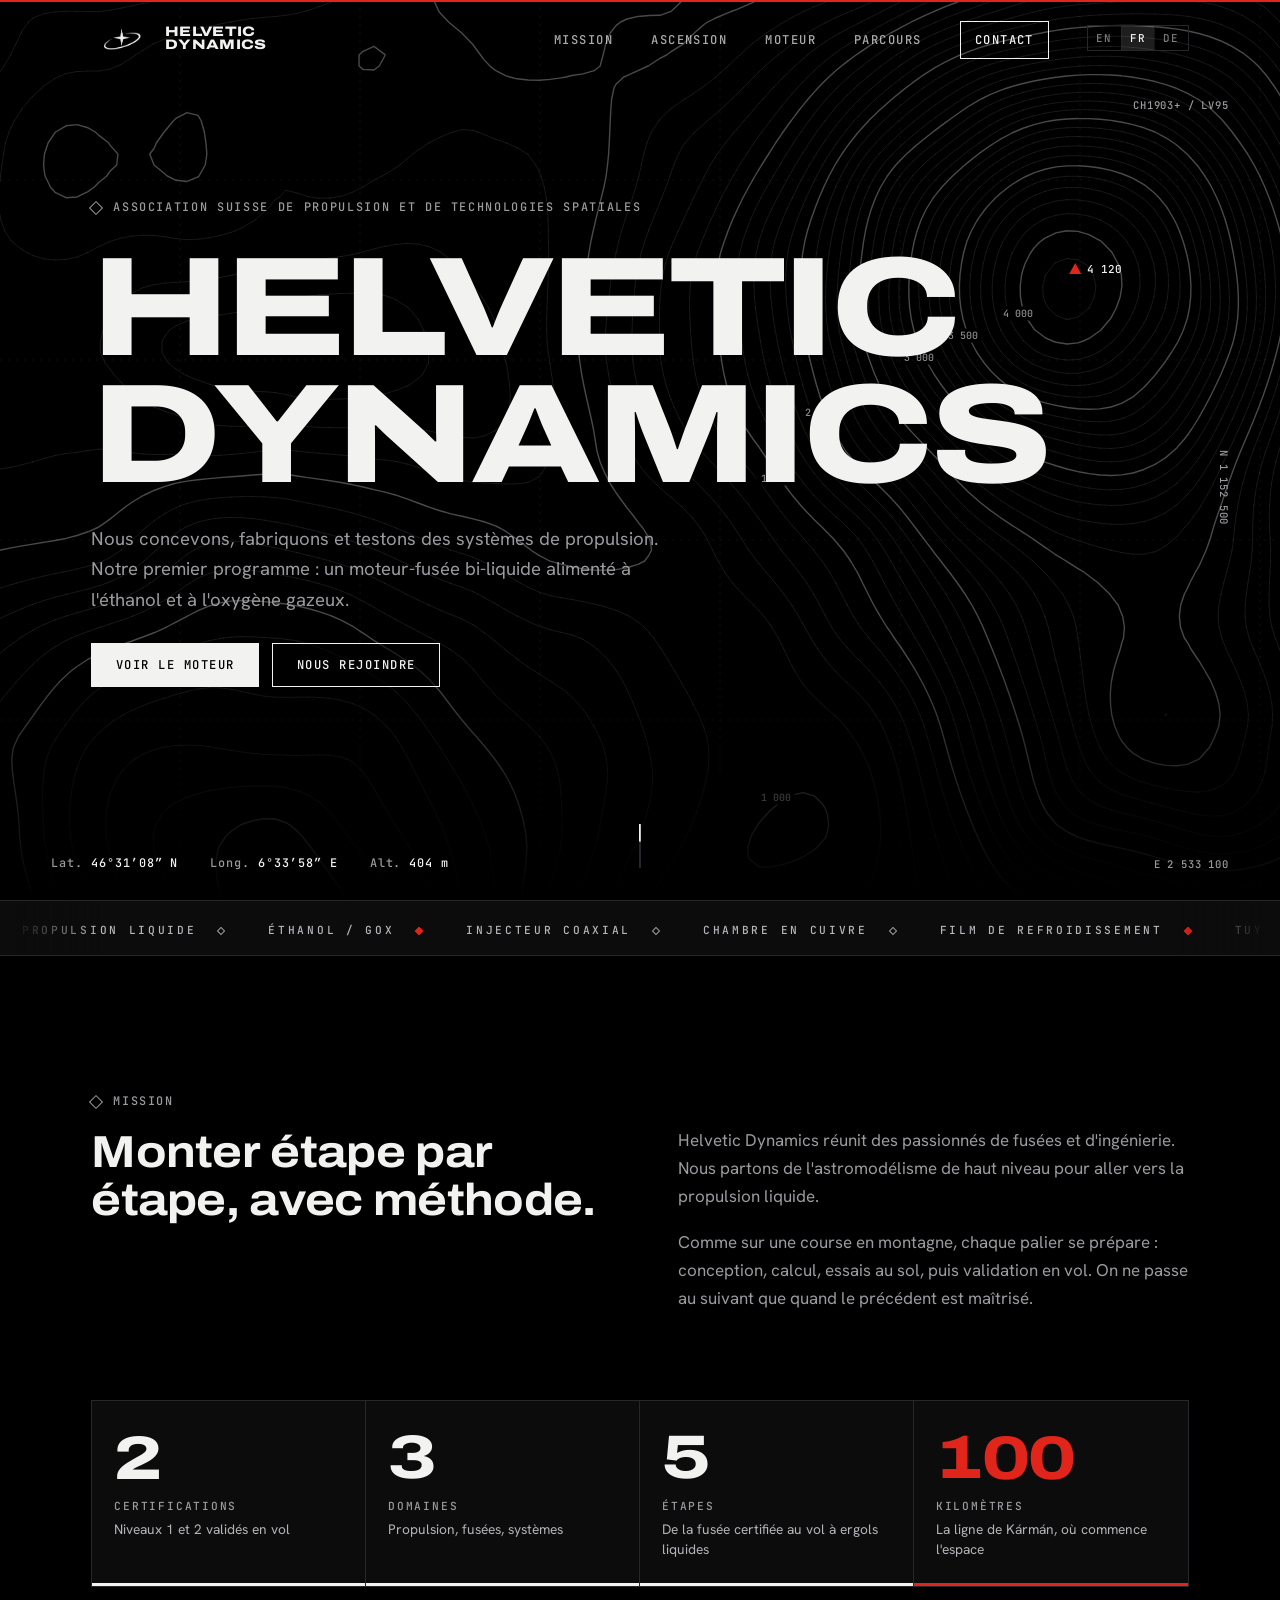
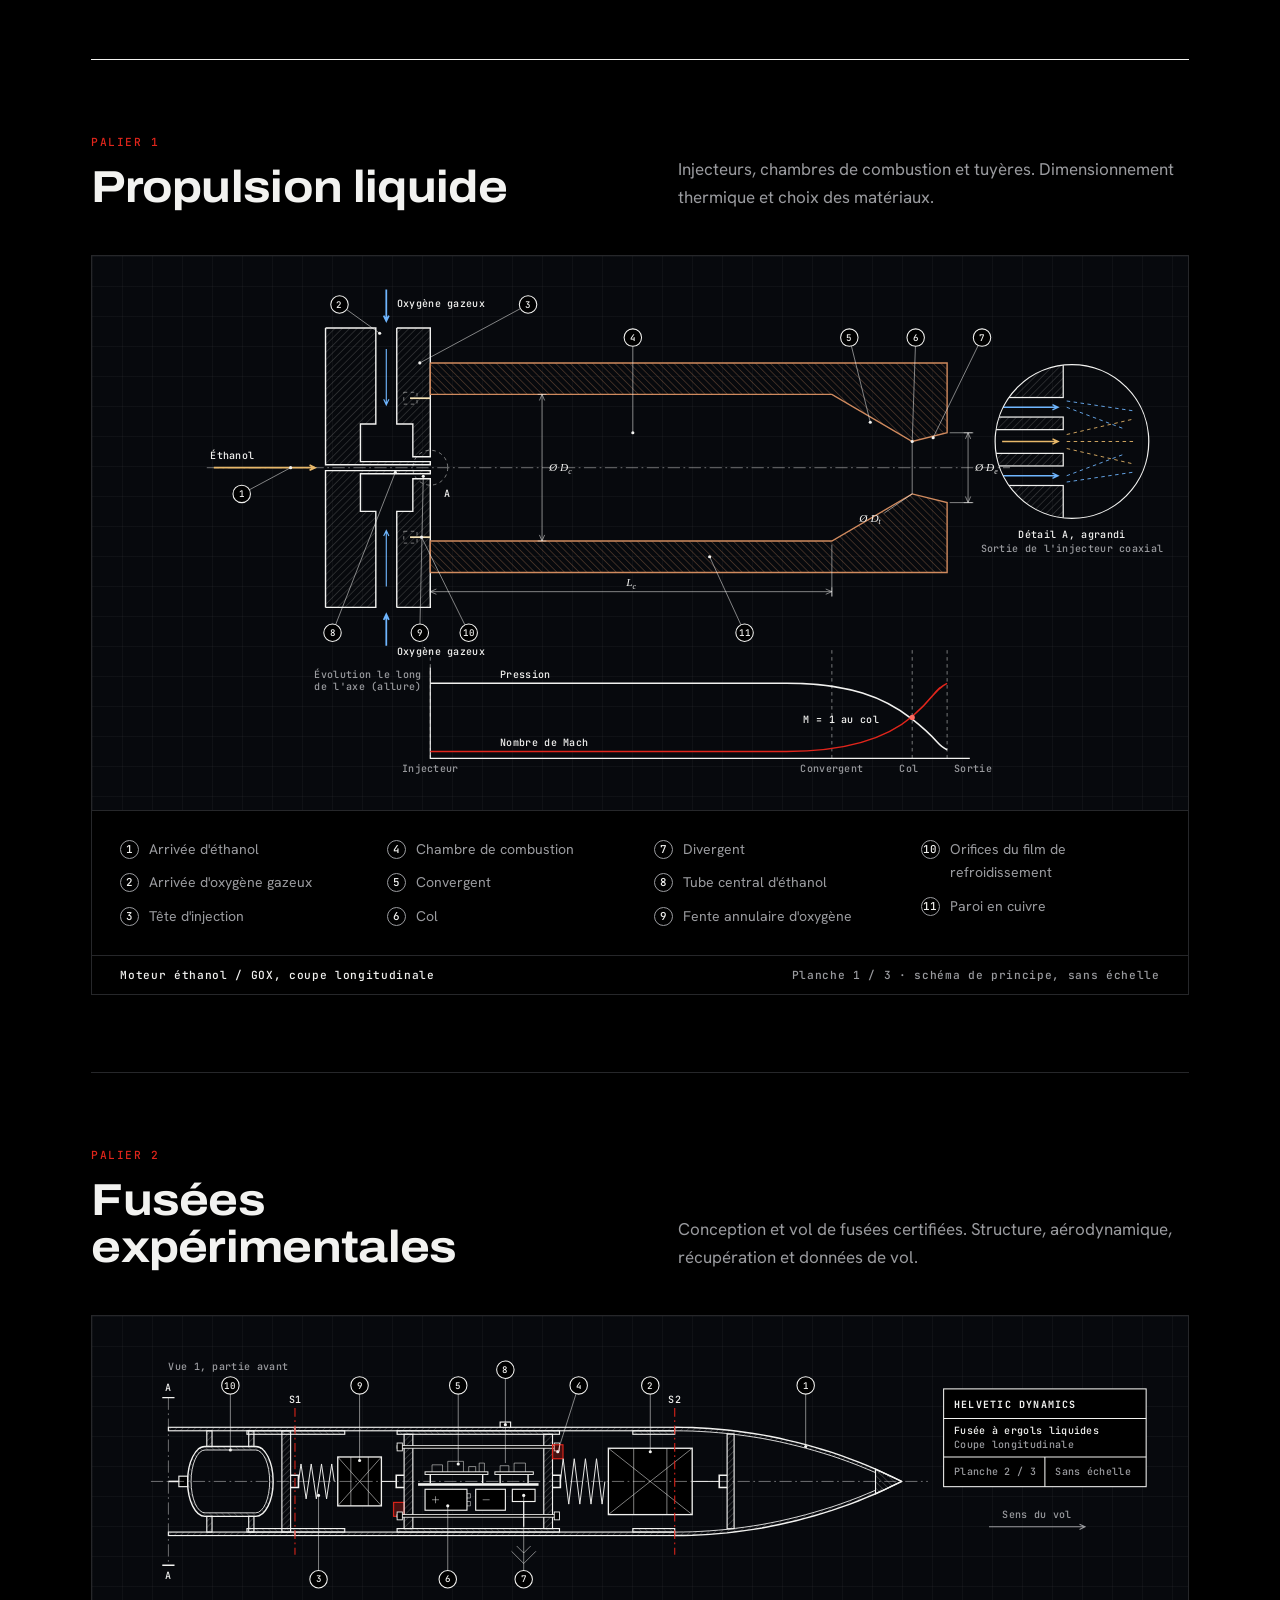
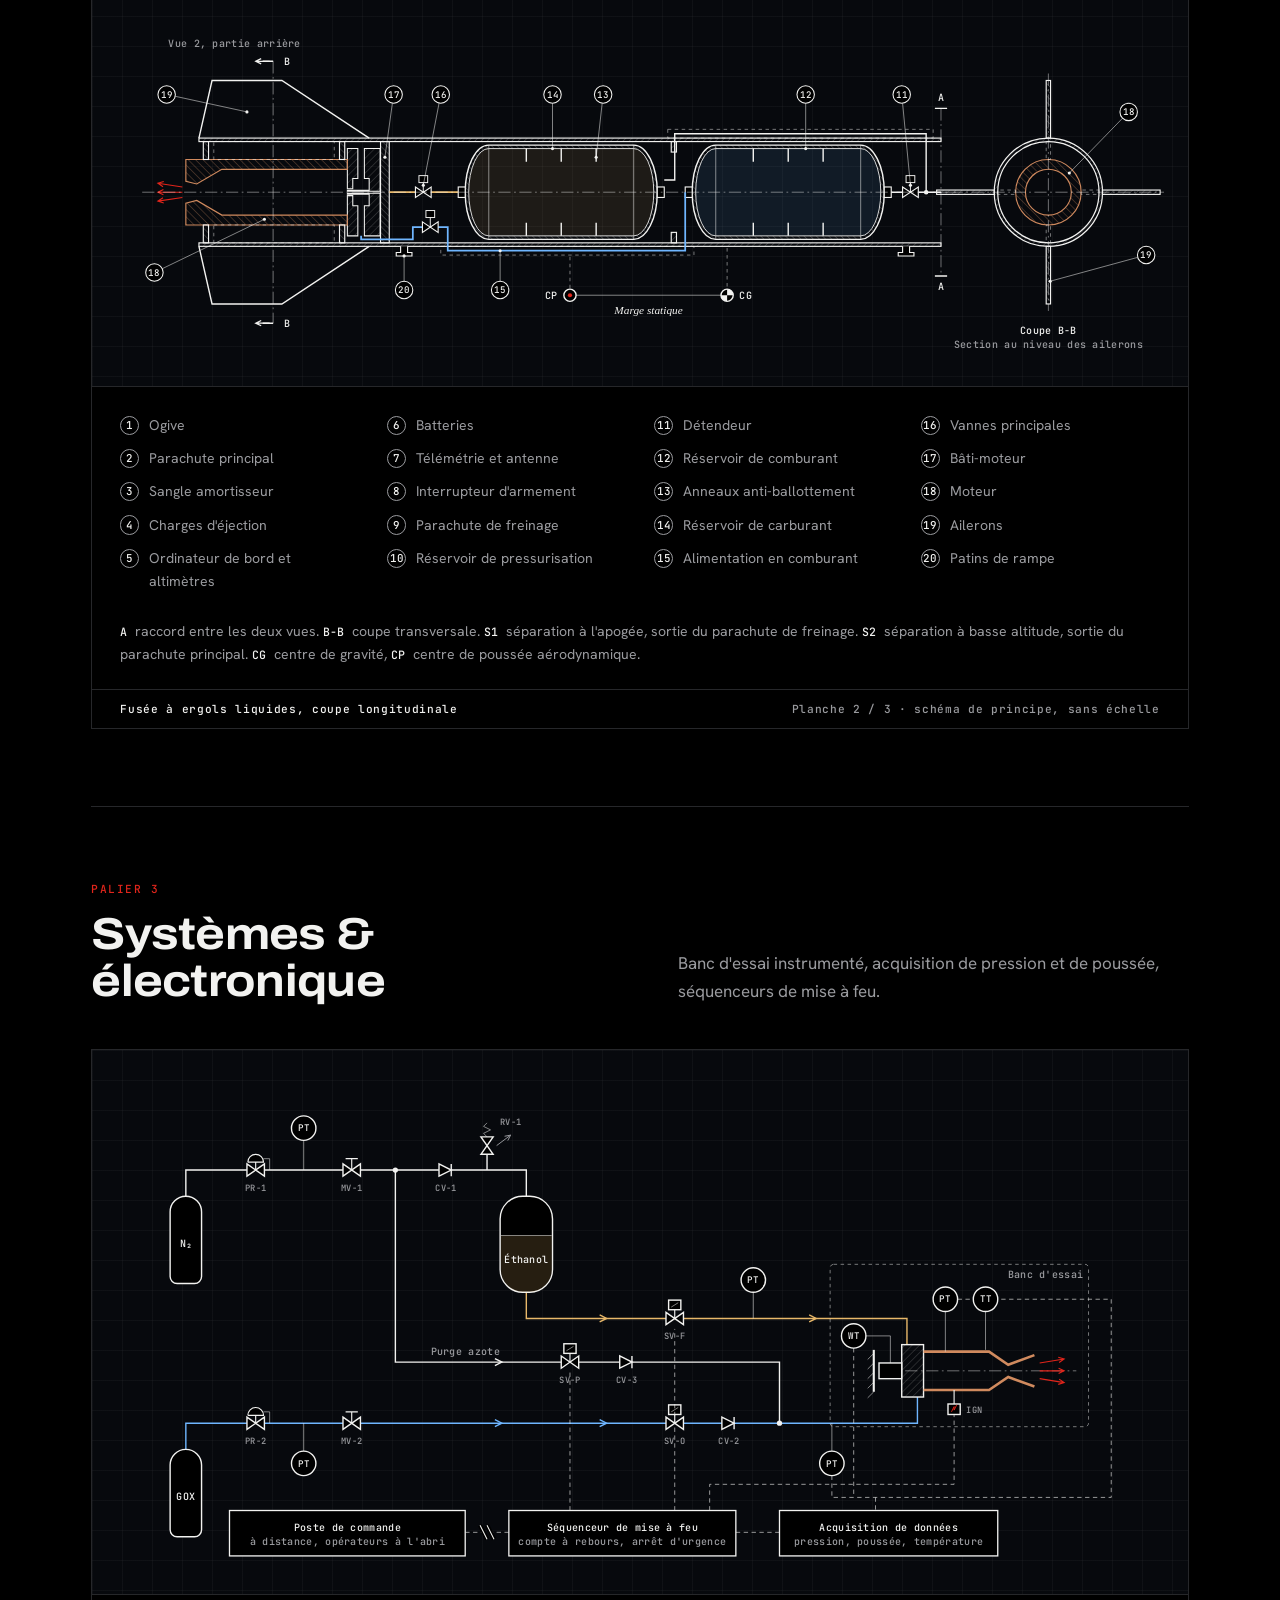
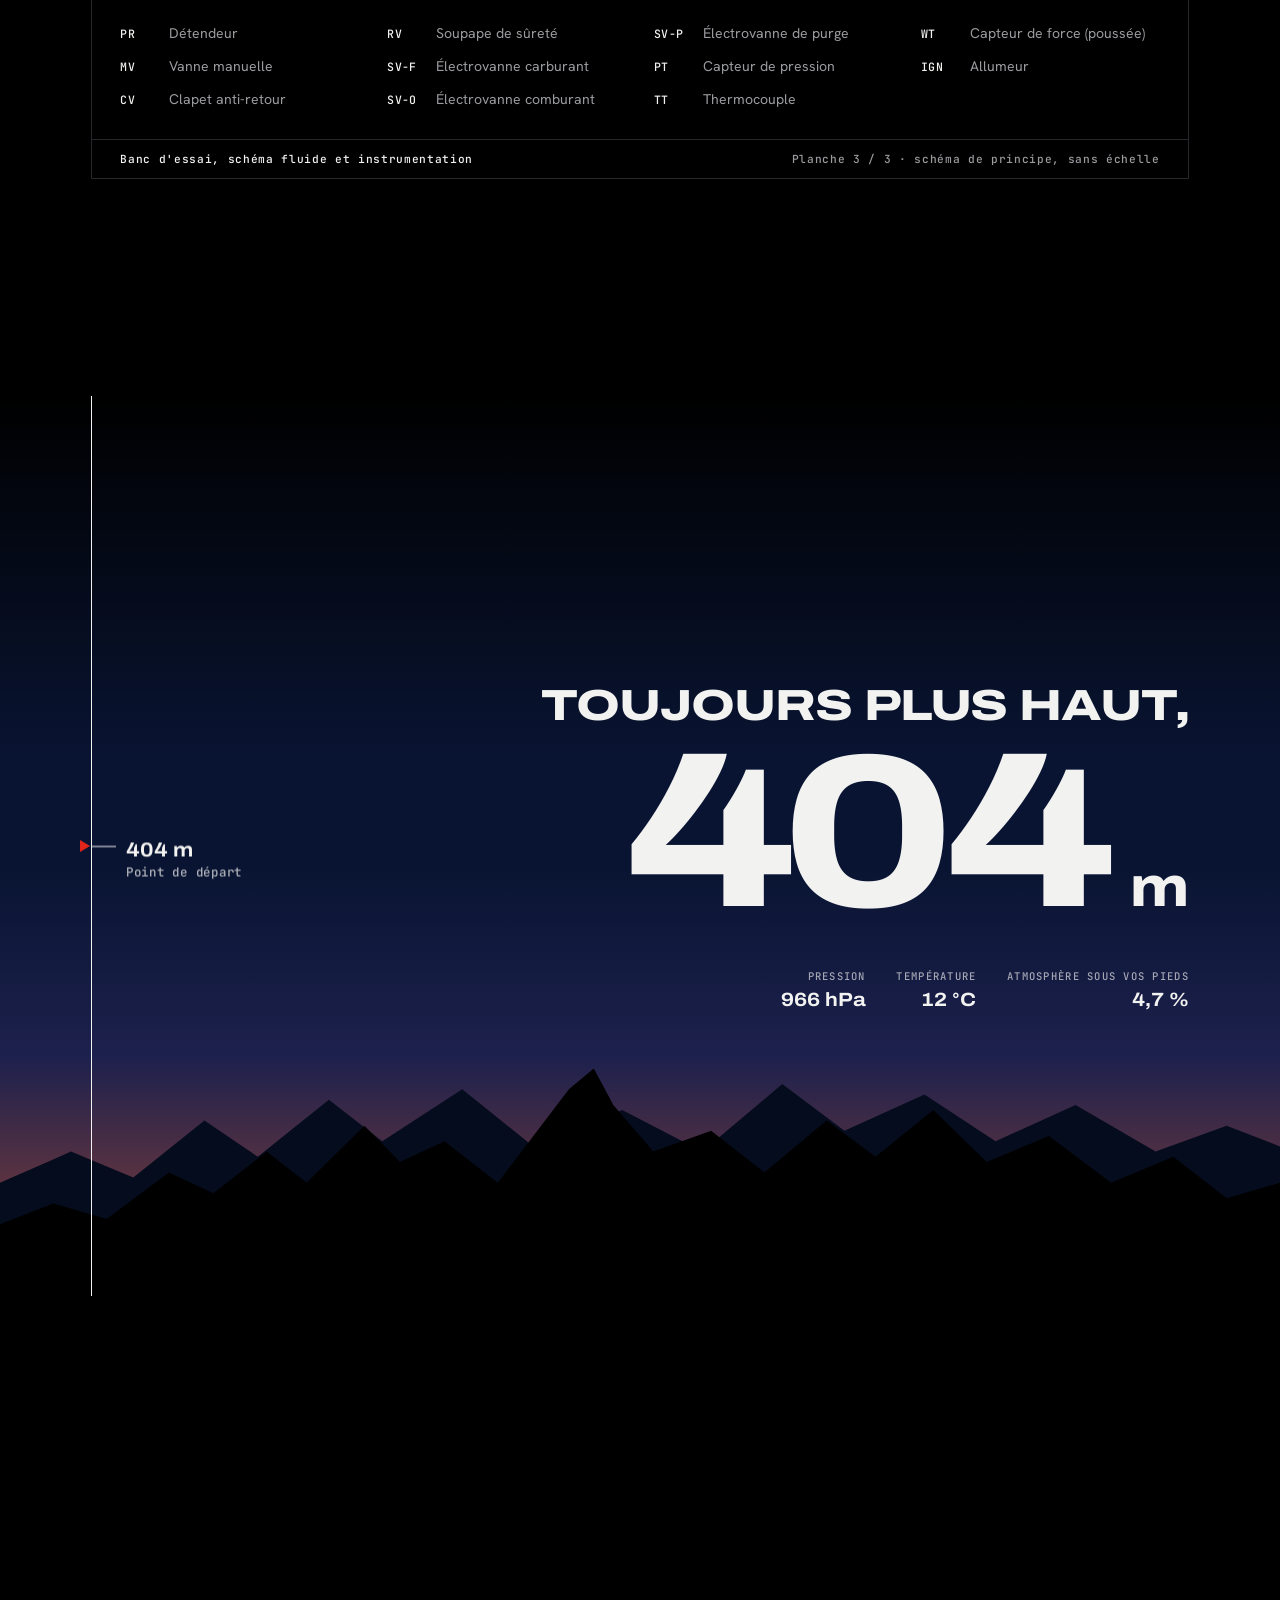
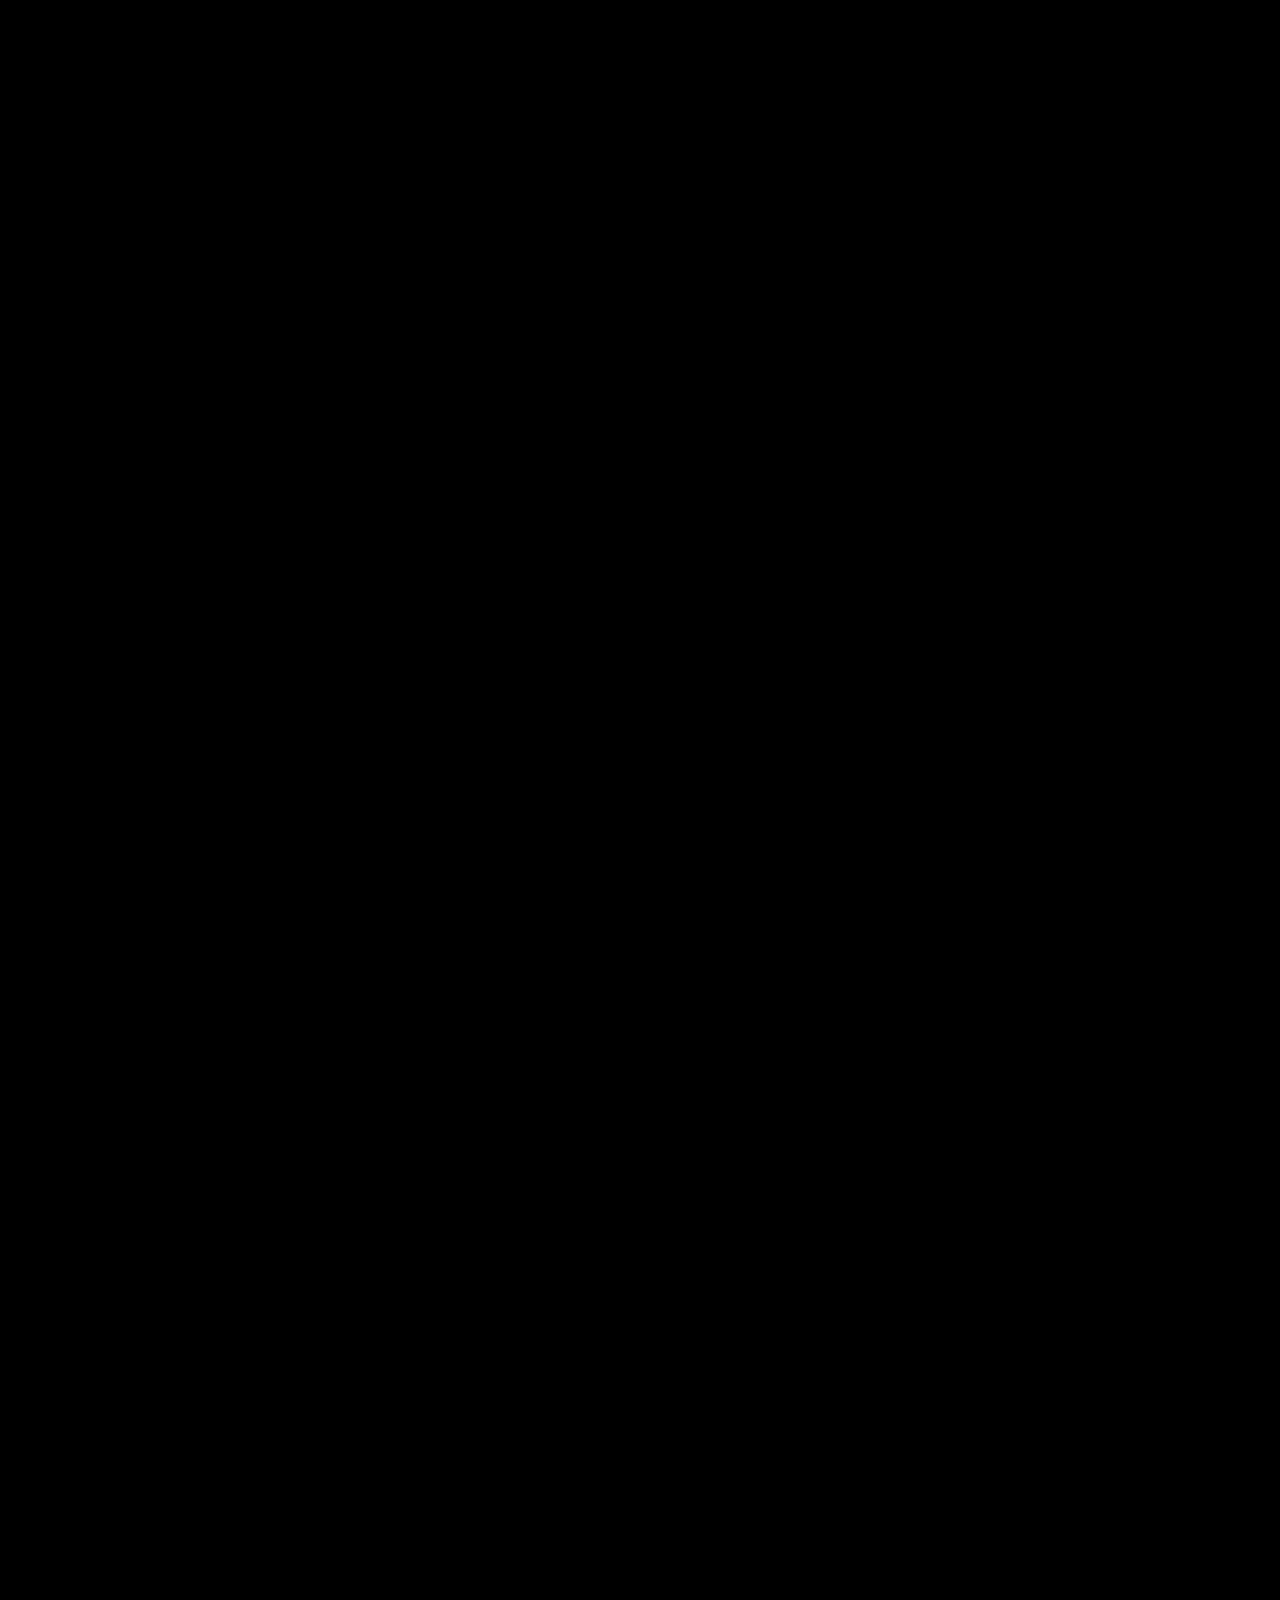
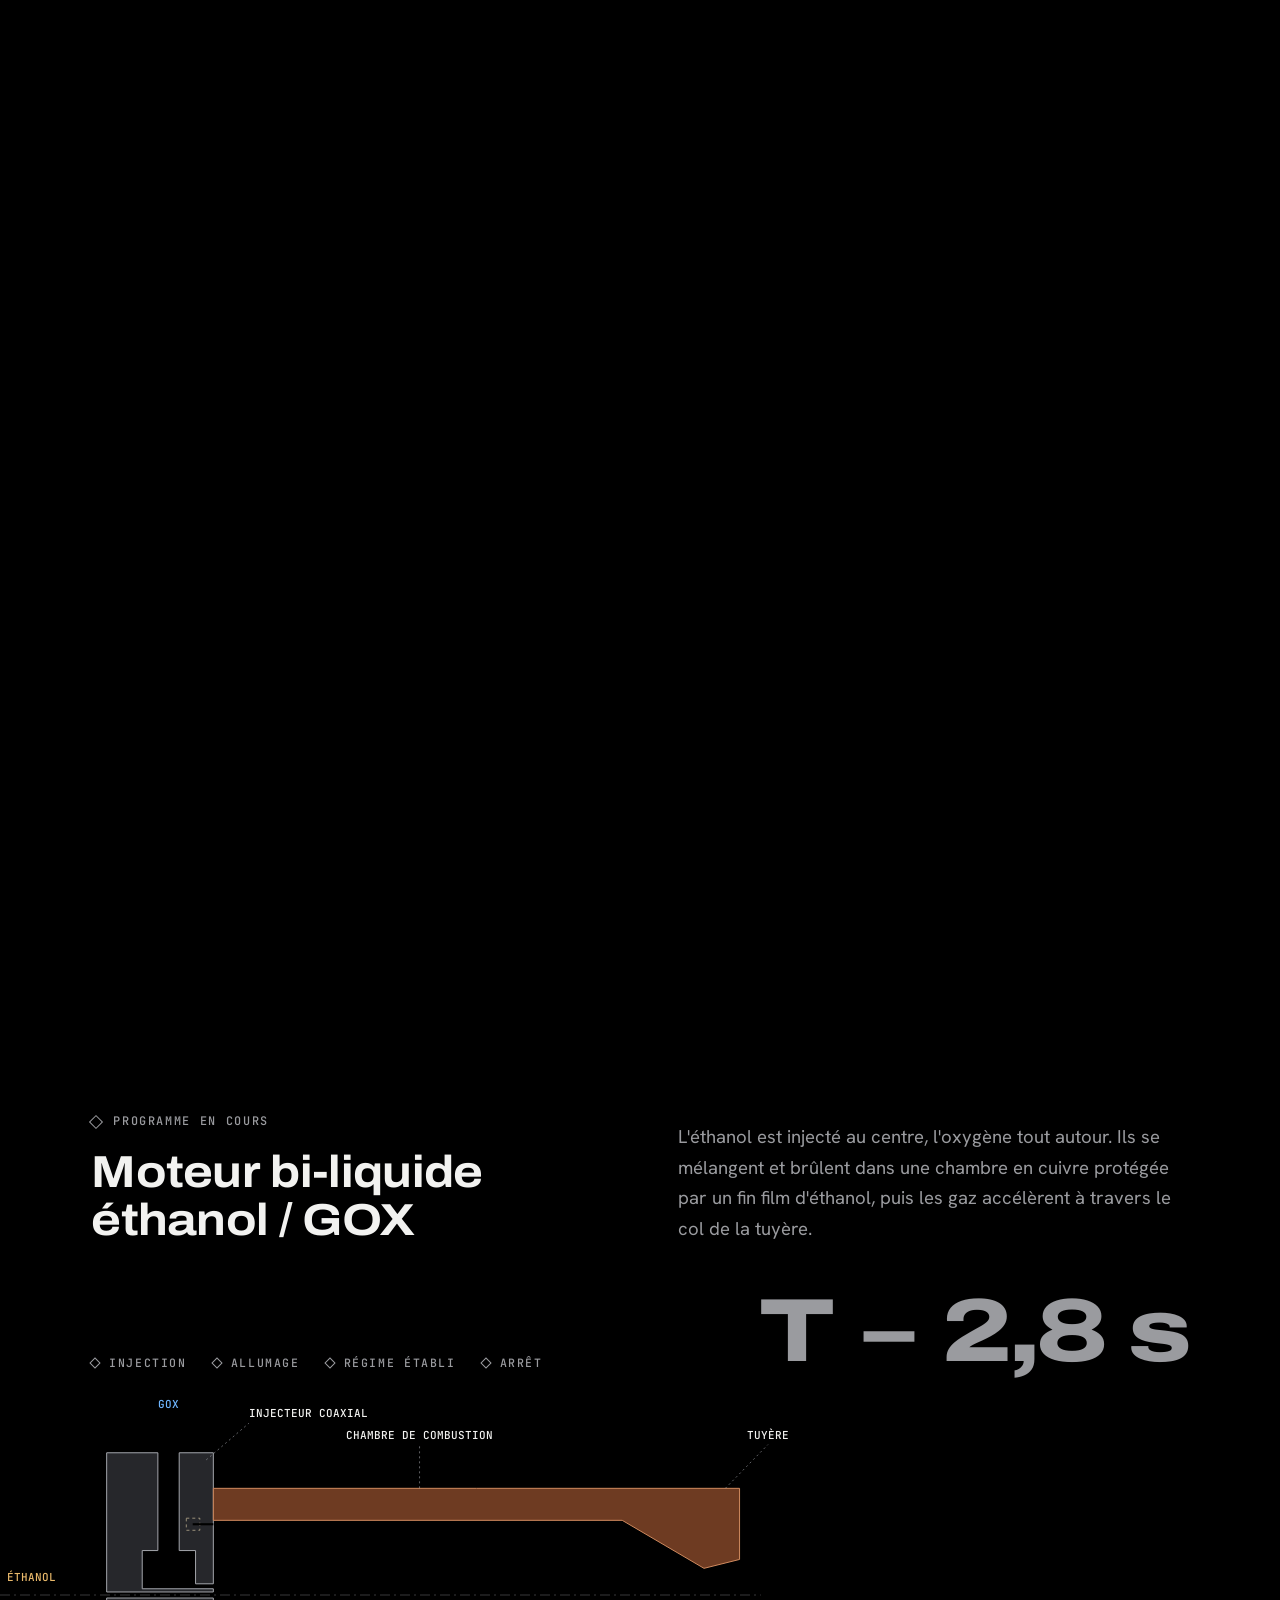
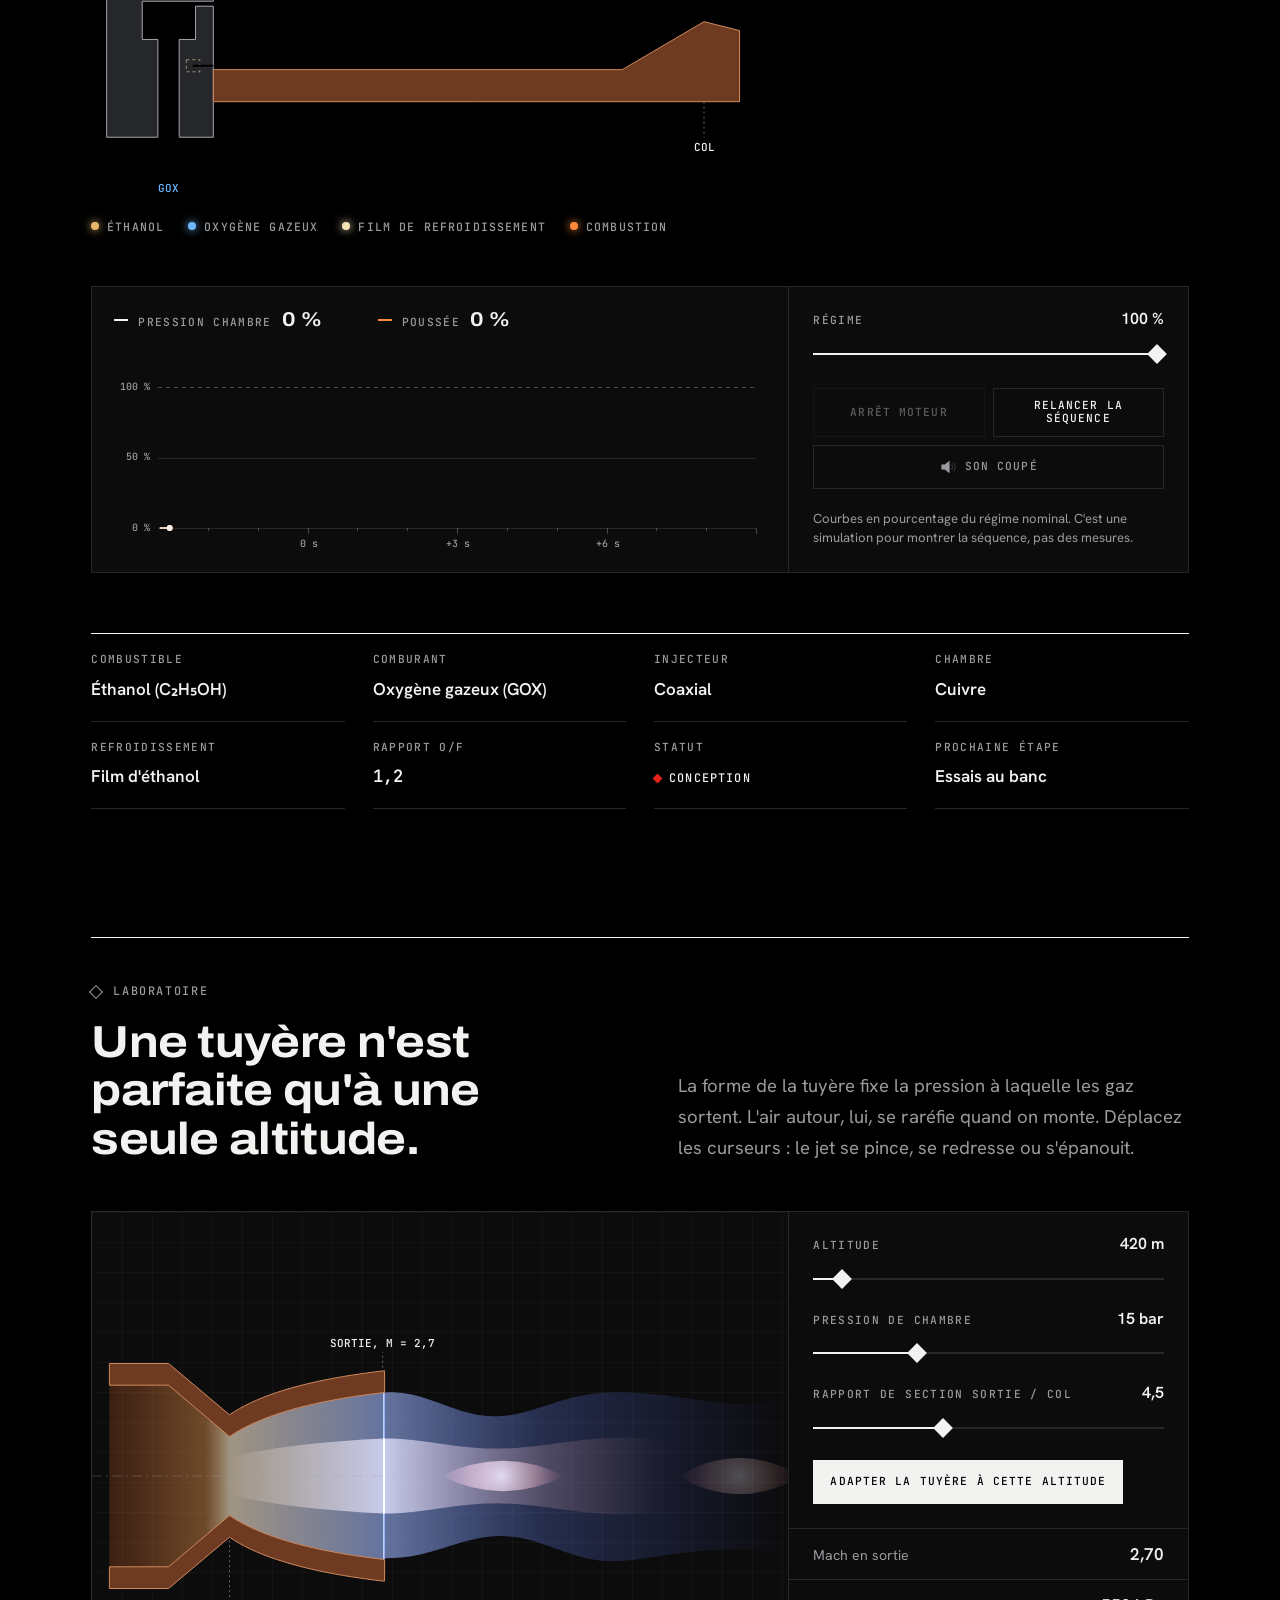
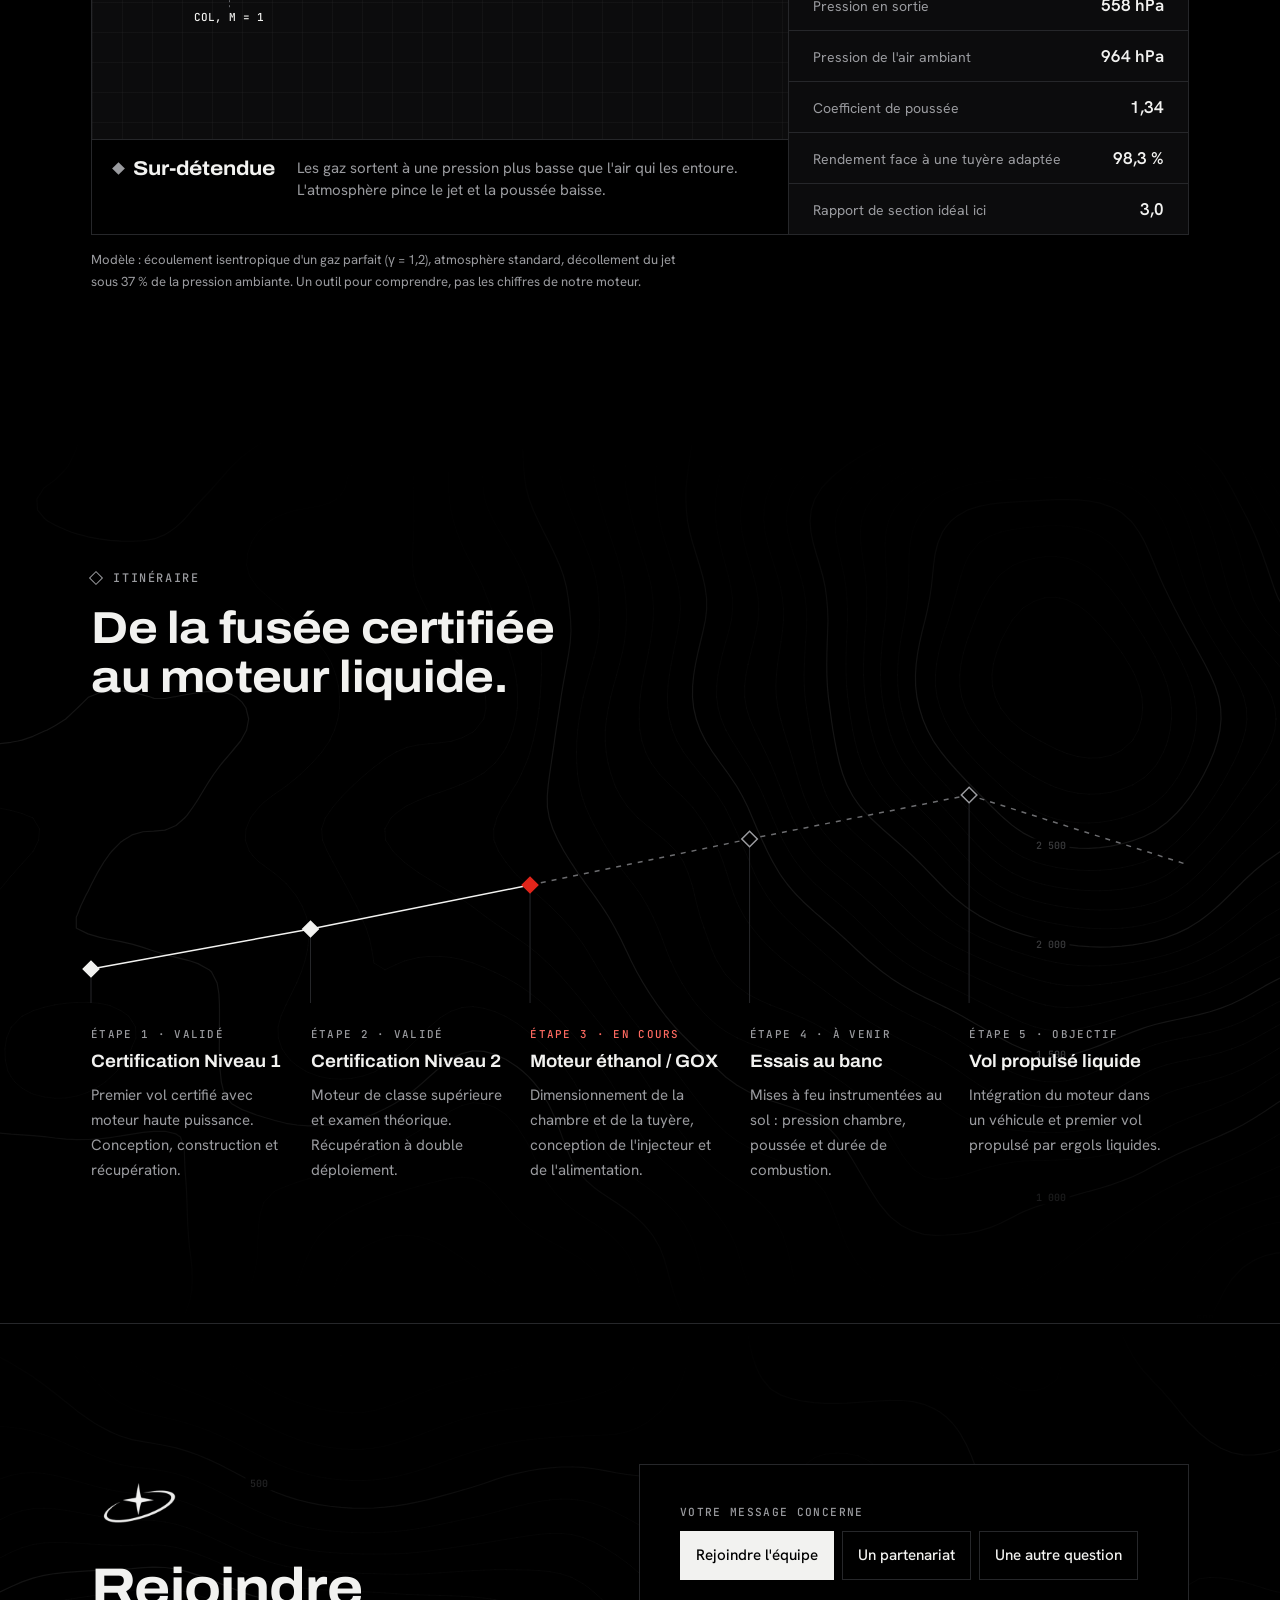
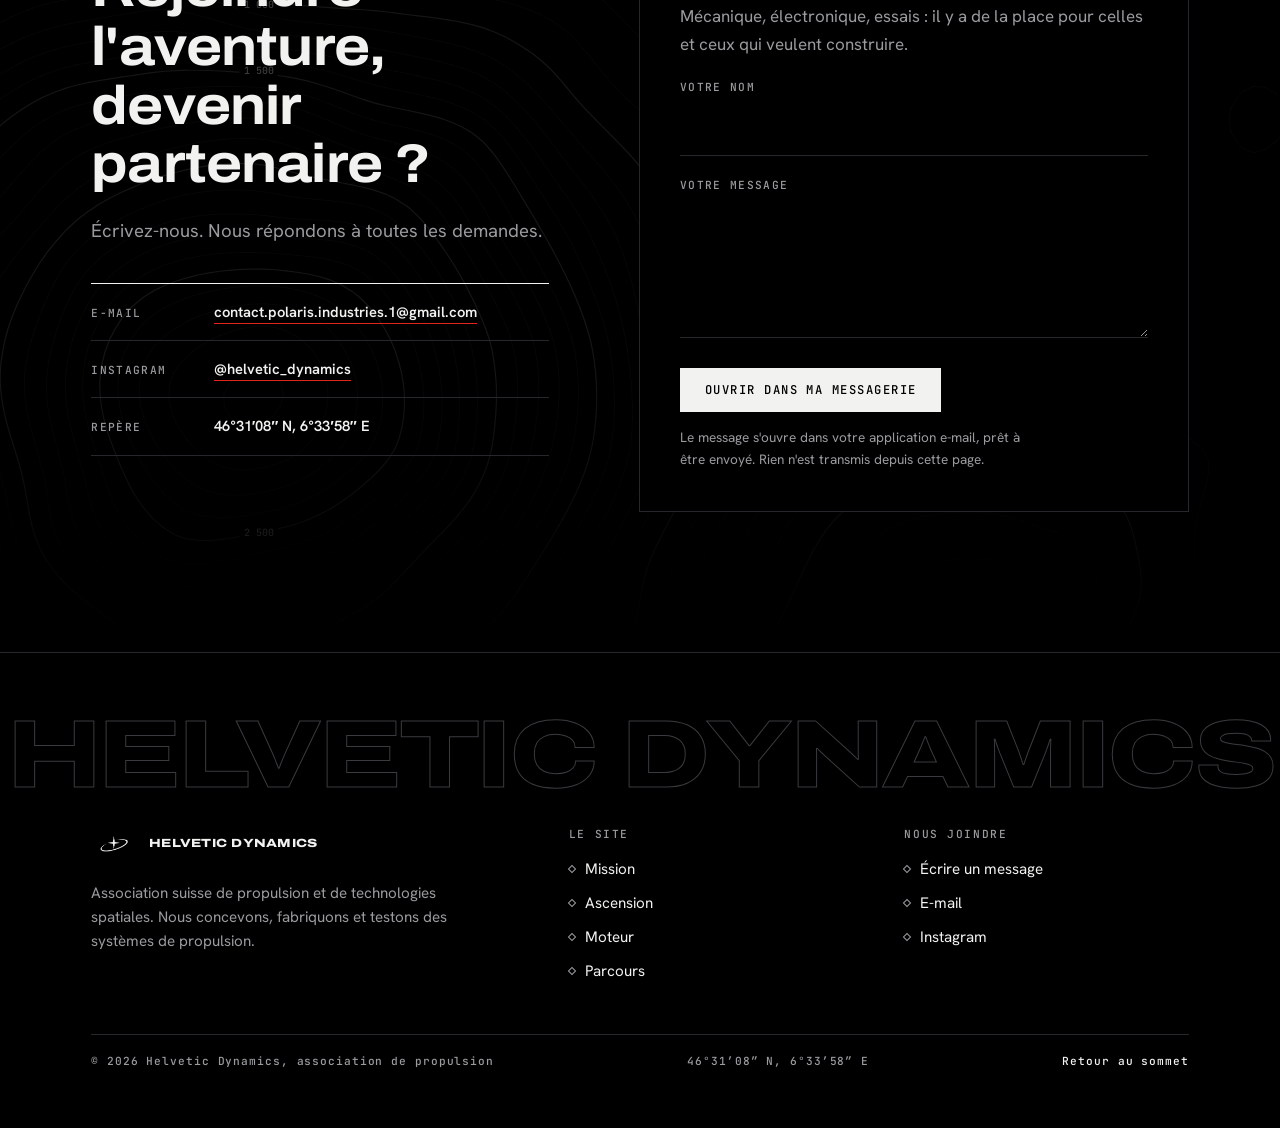
<file: fr.html>
<!DOCTYPE html>
<html lang="fr" class="no-js">
<head>
<meta charset="utf-8">
<meta name="viewport" content="width=device-width, initial-scale=1, viewport-fit=cover">
<title>Helvetic Dynamics — Propulsion et technologies spatiales</title>
<meta name="description" content="Helvetic Dynamics, association suisse de propulsion et de technologies spatiales. Développement d'un moteur-fusée bi-liquide éthanol / oxygène gazeux.">
<meta name="theme-color" content="#000000">
<link rel="canonical" href="https://helvetic-dynamics.ch/fr.html">
<link rel="alternate" hreflang="en" href="https://helvetic-dynamics.ch/">
<link rel="alternate" hreflang="fr" href="https://helvetic-dynamics.ch/fr.html">
<link rel="alternate" hreflang="de" href="https://helvetic-dynamics.ch/de.html">
<link rel="alternate" hreflang="x-default" href="https://helvetic-dynamics.ch/">
<meta property="og:type" content="website">
<meta property="og:locale" content="fr_CH">
<meta property="og:locale:alternate" content="en_GB">
<meta property="og:locale:alternate" content="de_CH">
<meta property="og:site_name" content="Helvetic Dynamics">
<meta property="og:title" content="Helvetic Dynamics — Propulsion et technologies spatiales">
<meta property="og:description" content="Association suisse de propulsion. Nous développons un moteur-fusée bi-liquide éthanol / oxygène gazeux.">
<meta property="og:url" content="https://helvetic-dynamics.ch/fr.html">
<meta property="og:image" content="https://helvetic-dynamics.ch/assets/og.png">
<meta property="og:image:width" content="1200">
<meta property="og:image:height" content="630">
<meta name="twitter:card" content="summary_large_image">
<script type="application/ld+json">{"@context":"https://schema.org","@type":"Organization","name":"Helvetic Dynamics","url":"https://helvetic-dynamics.ch/","logo":"https://helvetic-dynamics.ch/assets/logo.png","description":"Association suisse de propulsion et de technologies spatiales.","sameAs":["https://www.instagram.com/helvetic_dynamics/"]}</script>
<link rel="icon" type="image/png" href="assets/logo.png">
<link rel="preconnect" href="https://fonts.googleapis.com">
<link rel="preconnect" href="https://fonts.gstatic.com" crossorigin>
<link rel="stylesheet" href="https://fonts.googleapis.com/css2?family=Archivo:wdth,wght@100..125,400..800&family=Hanken+Grotesk:wght@300;400;500;600&family=JetBrains+Mono:wght@400;500&display=swap">
<script>document.documentElement.className="js"</script>
<link rel="stylesheet" href="style.css">
</head>
<body>
<!-- Intro : la mire se trace pendant le chargement, une seule fois par session -->
<div id="boot" aria-hidden="true">
  <svg class="boot__ring" viewBox="-60 -60 120 120"><circle class="c1" r="46" pathLength="1"/><circle class="c2" r="33" pathLength="1"/><path class="tk" d="M0-58V-50M0 50V58M-58 0H-50M50 0H58"/><path class="sc" d="M0 0V-46"/></svg>
  <img class="boot__logo" src="assets/logo-mark.png" alt="" width="326" height="200">
  <div class="boot__name">Helvetic Dynamics</div>
  <div class="boot__coord" id="boot-c">LAT 00°00′00″ N · LON 0°00′00″ E</div>
  <div class="boot__bar"><i></i></div>
</div>
<script>(function(){var d=document,b=d.getElementById("boot"),c=d.getElementById("boot-c"),seen=false;
  try{seen=sessionStorage.getItem("hd-boot")==="1";sessionStorage.setItem("hd-boot","1")}catch(e){}
  function done(){d.body.classList.add("ready")}
  if(seen||matchMedia("(prefers-reduced-motion: reduce)").matches){b.remove();done();return}
  var p=function(n){return(n<10?"0":"")+n},r=function(m){return Math.floor(Math.random()*m)};
  var iv=setInterval(function(){c.textContent="LAT "+p(r(90))+"°"+p(r(60))+"′"+p(r(60))+"″ N · LON "+r(10)+"°"+p(r(60))+"′"+p(r(60))+"″ E"},70);
  setTimeout(function(){clearInterval(iv);c.textContent="LAT 46°31′08″ N · LON 6°33′58″ E"},1150);
  setTimeout(function(){b.classList.add("out");done();setTimeout(function(){b.remove()},1300)},1650)})();</script>
<div id="cglow" aria-hidden="true"></div>
<div class="progress" aria-hidden="true"></div>
<a class="skip" href="#mission" data-t="nav.skip">Aller au contenu</a>

<header class="nav" id="top">
  <div class="wrap nav__inner">
    <a class="brand" href="#top" aria-label="Helvetic Dynamics, retour en haut" data-ta="aria-label:nav.brand">
      <img class="logo brand__mark" src="assets/logo-mark.png" alt="" width="326" height="200">
      <span>Helvetic<br>Dynamics</span>
    </a>
    <button type="button" class="nav__toggle" aria-expanded="false" aria-controls="menu"><span class="nav__toggle-txt" data-t="nav.menu">Menu</span><span class="nav__burger" aria-hidden="true"></span></button>
    <nav aria-label="Navigation principale" data-ta="aria-label:nav.aria">
      <ul class="nav__links" id="menu">
        <li><a href="#mission" data-t="nav.mission">Mission</a></li>
        <li><a href="#ascension" data-t="nav.ascent">Ascension</a></li>
        <li><a href="#moteur" data-t="nav.engine">Moteur</a></li>
        <li><a href="#parcours" data-t="nav.route">Parcours</a></li>
        <li><a href="#contact" class="nav__cta" data-t="nav.contact">Contact</a></li>
        <li class="nav__lang"><span class="vh" id="lang-label" data-t="nav.lang">Langue</span><span class="lang" role="group" aria-labelledby="lang-label"><a href="index.html" hreflang="en" lang="en">EN</a><a href="fr.html" hreflang="fr" lang="fr" aria-current="true">FR</a><a href="de.html" hreflang="de" lang="de">DE</a></span></li>
      </ul>
    </nav>
  </div>
</header>

<main>
  <!-- ============ ACCUEIL : sommet, courbes de niveau ============ -->
  <section class="hero" aria-labelledby="hero-title">
    <canvas class="topo" id="topo-hero" aria-hidden="true"></canvas>
    <div class="grid-ticks" aria-hidden="true">
      <span class="tk tk--n" data-t="hero.tkn">N 1 152 500</span>
      <span class="tk tk--e" data-t="hero.tke">E 2 533 100</span>
      <span class="tk tk--s">CH1903+ / LV95</span>
    </div>
    <div class="wrap hero__content">
      <p class="label" data-t="hero.label">Association suisse de propulsion et de technologies spatiales</p>
      <h1 id="hero-title"><span class="ln"><span>Helvetic</span></span> <span class="ln"><span>Dynamics</span></span></h1>
      <p class="lead" data-t="hero.lead">Nous concevons, fabriquons et testons des systèmes de propulsion. Notre premier programme&nbsp;: un moteur-fusée bi-liquide alimenté à l'éthanol et à l'oxygène gazeux.</p>
      <div class="hero__actions">
        <a class="btn btn--solid" href="#moteur" data-t="hero.cta1">Voir le moteur</a>
        <a class="btn btn--ghost" href="#contact" data-t="hero.cta2">Nous rejoindre</a>
      </div>
    </div>
    <a class="hero__scroll" href="#mission" aria-label="Descendre vers la mission" data-ta="aria-label:hero.scroll"><span></span></a>
    <dl class="hero__readout wrap" aria-label="Repère géographique" data-ta="aria-label:hero.ro">
      <div><dt data-t="hero.lat">Lat.</dt><dd>46°31′08″ N</dd></div>
      <div><dt data-t="hero.lon">Long.</dt><dd>6°33′58″ E</dd></div>
      <div><dt data-t="hero.alt">Alt.</dt><dd data-t="asc.m1a">404 m</dd></div>
    </dl>
  </section>

  <div class="ticker" aria-hidden="true"><div class="trk" id="ticker"></div></div>

  <!-- ============ MISSION ============ -->
  <section class="section" id="mission" aria-labelledby="mission-title">
    <div class="wrap split">
      <div class="split__head">
        <p class="label" data-t="nav.mission">Mission</p>
        <h2 id="mission-title" data-t="mis.title">Monter étape par étape, avec méthode.</h2>
      </div>
      <div class="split__body rv-r">
        <p data-t="mis.p1">Helvetic Dynamics réunit des passionnés de fusées et d'ingénierie. Nous partons de l'astromodélisme de haut niveau pour aller vers la propulsion liquide.</p>
        <p data-t="mis.p2">Comme sur une course en montagne, chaque palier se prépare : conception, calcul, essais au sol, puis validation en vol. On ne passe au suivant que quand le précédent est maîtrisé.</p>
      </div>
    </div>

    <!-- Chiffres clés : modifie data-n et les textes au fil de l'avancement -->
    <div class="wrap"><div class="stats rv">
      <div class="stat" data-n="2"><b>2</b><span data-t="mis.s1a">Certifications</span><small data-t="mis.s1b">Niveaux 1 et 2 validés en vol</small></div>
      <div class="stat" data-n="3"><b>3</b><span data-t="mis.s2a">Domaines</span><small data-t="mis.s2b">Propulsion, fusées, systèmes</small></div>
      <div class="stat" data-n="5"><b>5</b><span data-t="mis.s3a">Étapes</span><small data-t="mis.s3b">De la fusée certifiée au vol à ergols liquides</small></div>
      <div class="stat stat--red" data-n="100"><b>100</b><span data-t="mis.s4a">Kilomètres</span><small data-t="mis.s4b">La ligne de Kármán, où commence l'espace</small></div>
    </div></div>

    <div class="wrap stages">
      <article class="stage">
        <header class="stage__head">
          <div><span class="domain__alt" data-t="st.tier1">Palier 1</span><h3 data-t="st1.title">Propulsion liquide</h3></div>
          <p data-t="st1.text">Injecteurs, chambres de combustion et tuyères. Dimensionnement thermique et choix des matériaux.</p>
        </header>
        <figure class="plate">
          <div class="plate__scroll"><svg viewBox="0 0 1200 580" role="img" data-ta="aria-label:st1.aria" aria-label="Coupe longitudinale du moteur : tête d'injection coaxiale à gauche, chambre de combustion en cuivre, convergent, col et divergent. Sous la coupe, l'allure de la pression et du nombre de Mach le long de l'axe."><defs><pattern id="h-steel" width="6" height="6" patternUnits="userSpaceOnUse" patternTransform="rotate(45)"><line x1="0" y1="0" x2="0" y2="6" stroke="#f2f2f0" stroke-width="1" opacity=".3"/></pattern><pattern id="h-cu" width="6" height="6" patternUnits="userSpaceOnUse" patternTransform="rotate(-45)"><line x1="0" y1="0" x2="0" y2="6" stroke="#D08A5E" stroke-width="1.1" opacity=".55"/></pattern><clipPath id="clipA"><circle cx="1095" cy="185" r="88"/></clipPath></defs><g class="f"><path fill="url(#h-steel)" stroke="none" d="M240.0 55.0L297.6 55.0L297.6 165.0L280.0 165.0L280.0 208.0L360.0 208.0L360.0 211.6L240.0 211.6Z"/><path fill="url(#h-steel)" stroke="none" d="M240.0 375.0L297.6 375.0L297.6 265.0L280.0 265.0L280.0 222.0L360.0 222.0L360.0 218.4L240.0 218.4Z"/><path fill="url(#h-steel)" stroke="none" d="M321.6 55.0L360.0 55.0L360.0 202.4L340.0 202.4L340.0 165.0L321.6 165.0Z"/><path fill="url(#h-steel)" stroke="none" d="M321.6 375.0L360.0 375.0L360.0 227.6L340.0 227.6L340.0 265.0L321.6 265.0Z"/><path fill="url(#h-cu)" stroke="none" d="M360.0 95.0L952.0 95.0L952.0 175.0L912.0 185.0L820.0 131.0L360.0 131.0Z"/><path fill="url(#h-cu)" stroke="none" d="M360.0 335.0L952.0 335.0L952.0 255.0L912.0 245.0L820.0 299.0L360.0 299.0Z"/></g><path class="d" pathLength="1" d="M240.0 55.0L297.6 55.0L297.6 165.0L280.0 165.0L280.0 208.0L360.0 208.0L360.0 211.6L240.0 211.6Z"/><path class="d" pathLength="1" d="M240.0 375.0L297.6 375.0L297.6 265.0L280.0 265.0L280.0 222.0L360.0 222.0L360.0 218.4L240.0 218.4Z"/><path class="d" pathLength="1" d="M321.6 55.0L360.0 55.0L360.0 202.4L340.0 202.4L340.0 165.0L321.6 165.0Z"/><path class="d" pathLength="1" d="M321.6 375.0L360.0 375.0L360.0 227.6L340.0 227.6L340.0 265.0L321.6 265.0Z"/><path class="d cu" pathLength="1" d="M360.0 95.0L952.0 95.0L952.0 175.0L912.0 185.0L820.0 131.0L360.0 131.0Z"/><path class="d cu" pathLength="1" d="M360.0 335.0L952.0 335.0L952.0 255.0L912.0 245.0L820.0 299.0L360.0 299.0Z"/><g class="f"><path class="axis" d="M104 215H1024"/><rect class="hid" x="329.6" y="128.6" width="15.2" height="13.6"/><path d="M336.8 135.4H360" stroke="#F6E3B8" stroke-width="2"/><rect class="hid" x="329.6" y="287.8" width="15.2" height="13.6"/><path d="M336.8 294.6H360" stroke="#F6E3B8" stroke-width="2"/><path d="M112 215L228 215M221.7 218.0L228 215L221.7 212.0" stroke="#E8B86A" stroke-width="2"/><path d="M309.6 11L309.6 47M306.6 40.7L309.6 47L312.6 40.7" stroke="#6FB6FF" stroke-width="2"/><path d="M309.6 419L309.6 383M312.6 389.3L309.6 383L306.6 389.3" stroke="#6FB6FF" stroke-width="2"/><path d="M309.6 79L309.6 143M306.6 136.7L309.6 143L312.6 136.7" stroke="#6FB6FF" stroke-width="1.3"/><path d="M309.6 351L309.6 287M312.6 293.3L309.6 287L306.6 293.3" stroke="#6FB6FF" stroke-width="1.3"/><text x="108" y="205" fill="#E8B86A" data-t="pl1.eth">Éthanol</text><text x="321.6" y="31" fill="#6FB6FF" data-t="pl1.gox">Oxygène gazeux</text><text x="321.6" y="429" fill="#6FB6FF" data-t="pl1.gox2">Oxygène gazeux</text><path class="thin" d="M360 339V363M820 303V363"/><path class="thin" d="M360 357H820M360 352V362M820 352V362M360 357l7 -3M360 357l7 3M820 357l-7 -3M820 357l-7 3"/><text class="it" x="590.0" y="351" text-anchor="middle">L<tspan class="sub" dy="3">c</tspan></text><path class="thin" d="M488 131V299M483 131H493M483 299H493M488 131l-3 7M488 131l3 7M488 299l-3 -7M488 299l3 -7"/><text class="it" x="496" y="219.0" text-anchor="start">Ø D<tspan class="sub" dy="3">c</tspan></text><path class="thin" d="M955 175H982M955 255H982"/><path class="thin" d="M976 175V255M971 175H981M971 255H981M976 175l-3 7M976 175l3 7M976 255l-3 -7M976 255l3 -7"/><text class="it" x="984" y="219.0" text-anchor="start">Ø D<tspan class="sub" dy="3">e</tspan></text><path class="thin" d="M912 185.0V245.0"/><path class="thin" d="M912 245.0L880 267"/><text class="it" x="876" y="277" text-anchor="end">Ø D<tspan class="sub" dy="3">t</tspan></text><g class="b" data-n="1"><path class="thin" d="M152.8 240.3L200 215"/><circle class="dot" cx="200" cy="215" r="1.8"/><circle class="halo" cx="144" cy="245" r="10"/><circle class="bal" cx="144" cy="245" r="10"/><text class="bn" x="144" y="248.6" text-anchor="middle">1</text></g><g class="b" data-n="2"><path class="thin" d="M264.1 33.8L302.0 61"/><circle class="dot" cx="302.0" cy="61" r="1.8"/><circle class="halo" cx="256" cy="28" r="10"/><circle class="bal" cx="256" cy="28" r="10"/><text class="bn" x="256" y="31.6" text-anchor="middle">2</text></g><g class="b" data-n="3"><path class="thin" d="M463.2 32.8L348 95"/><circle class="dot" cx="348" cy="95" r="1.8"/><circle class="halo" cx="472" cy="28" r="10"/><circle class="bal" cx="472" cy="28" r="10"/><text class="bn" x="472" y="31.6" text-anchor="middle">3</text></g><g class="b" data-n="4"><path class="thin" d="M592.0 76.0L592 175"/><circle class="dot" cx="592" cy="175" r="1.8"/><circle class="halo" cx="592" cy="66" r="10"/><circle class="bal" cx="592" cy="66" r="10"/><text class="bn" x="592" y="69.6" text-anchor="middle">4</text></g><g class="b" data-n="5"><path class="thin" d="M842.4 75.7L864 163"/><circle class="dot" cx="864" cy="163" r="1.8"/><circle class="halo" cx="840" cy="66" r="10"/><circle class="bal" cx="840" cy="66" r="10"/><text class="bn" x="840" y="69.6" text-anchor="middle">5</text></g><g class="b" data-n="6"><path class="thin" d="M915.7 76.0L912 185.0"/><circle class="dot" cx="912" cy="185.0" r="1.8"/><circle class="halo" cx="916" cy="66" r="10"/><circle class="bal" cx="916" cy="66" r="10"/><text class="bn" x="916" y="69.6" text-anchor="middle">6</text></g><g class="b" data-n="7"><path class="thin" d="M987.6 75.0L936 180.6"/><circle class="dot" cx="936" cy="180.6" r="1.8"/><circle class="halo" cx="992" cy="66" r="10"/><circle class="bal" cx="992" cy="66" r="10"/><text class="bn" x="992" y="69.6" text-anchor="middle">7</text></g><g class="b" data-n="8"><path class="thin" d="M251.6 394.7L320 220.2"/><circle class="dot" cx="320" cy="220.2" r="1.8"/><circle class="halo" cx="248" cy="404" r="10"/><circle class="bal" cx="248" cy="404" r="10"/><text class="bn" x="248" y="407.6" text-anchor="middle">8</text></g><g class="b" data-n="9"><path class="thin" d="M348.2 394.0L352 224.8"/><circle class="dot" cx="352" cy="224.8" r="1.8"/><circle class="halo" cx="348" cy="404" r="10"/><circle class="bal" cx="348" cy="404" r="10"/><text class="bn" x="348" y="407.6" text-anchor="middle">9</text></g><g class="b" data-n="10"><path class="thin" d="M399.6 395.0L350.0 294.6"/><circle class="dot" cx="350.0" cy="294.6" r="1.8"/><circle class="halo" cx="404" cy="404" r="10"/><circle class="bal" cx="404" cy="404" r="10"/><text class="bn" x="404" y="407.6" text-anchor="middle">10</text></g><g class="b" data-n="11"><path class="thin" d="M715.8 394.9L680 317.0"/><circle class="dot" cx="680" cy="317.0" r="1.8"/><circle class="halo" cx="720" cy="404" r="10"/><circle class="bal" cx="720" cy="404" r="10"/><text class="bn" x="720" y="407.6" text-anchor="middle">11</text></g><circle class="hid" cx="360" cy="215" r="20"/><text x="376" y="249">A</text><g clip-path="url(#clipA)"><rect x="995" y="157.0" width="90" height="14.4" fill="url(#h-steel)" stroke="#f2f2f0" stroke-width="1.4"/><rect x="995" y="73.0" width="90" height="61.6" fill="url(#h-steel)" stroke="#f2f2f0" stroke-width="1.4"/><path d="M1015 145.8L1079 145.8M1072.7 148.8L1079 145.8L1072.7 142.8" stroke="#6FB6FF" stroke-width="1.6"/><path d="M1089 145.8L1155 170.6M1089 138.6L1165 149.8" stroke="#6FB6FF" stroke-width="1" stroke-dasharray="4 4"/><path d="M1089 177.0L1165 159.4" stroke="#E8B86A" stroke-width="1" stroke-dasharray="4 4"/><rect x="995" y="198.6" width="90" height="14.4" fill="url(#h-steel)" stroke="#f2f2f0" stroke-width="1.4"/><rect x="995" y="235.4" width="90" height="61.6" fill="url(#h-steel)" stroke="#f2f2f0" stroke-width="1.4"/><path d="M1015 224.2L1079 224.2M1072.7 227.2L1079 224.2L1072.7 221.2" stroke="#6FB6FF" stroke-width="1.6"/><path d="M1089 224.2L1155 199.4M1089 231.4L1165 220.2" stroke="#6FB6FF" stroke-width="1" stroke-dasharray="4 4"/><path d="M1089 193.0L1165 210.6" stroke="#E8B86A" stroke-width="1" stroke-dasharray="4 4"/><path d="M1015 185L1079 185M1072.7 188.0L1079 185L1072.7 182.0" stroke="#E8B86A" stroke-width="1.8"/><path d="M1089 185H1169" stroke="#E8B86A" stroke-width="1" stroke-dasharray="4 4"/></g><circle cx="1095" cy="185" r="88" stroke-width="1.4"/><text x="1095" y="295" text-anchor="middle" data-t="pl1.detail">Détail A, agrandi</text><text x="1095" y="311" text-anchor="middle" class="mu" data-t="pl1.coax">Sortie de l'injecteur coaxial</text><path class="hid" d="M360 424V548M820 424V548M912 424V548M952 424V548"/><path d="M360 444V548H978" stroke-width="1.3"/><path d="M360 462H768C840 462 880 478 912 503S940 533 952 538" stroke-width="1.8"/><path d="M360 540H768C840 540 884 524 912 500S936 470 952 462" stroke="#e1251b" stroke-width="1.8"/><text x="440" y="456" data-t="pl1.press">Pression</text><text x="440" y="534" fill="#ff6a61" data-t="pl1.mach">Nombre de Mach</text><circle cx="912" cy="501" r="3" fill="#ff6a61" stroke="none"/><text x="874" y="507" text-anchor="end" fill="#ff6a61" data-t="pl1.m1">M = 1 au col</text><text class="mu" x="360" y="564" text-anchor="middle" data-t="pl1.inj">Injecteur</text><text class="mu" x="820" y="564" text-anchor="middle" data-t="pl1.conv">Convergent</text><text class="mu" x="908" y="564" text-anchor="middle" data-t="pl1.throat">Col</text><text class="mu" x="960" y="564" data-t="pl1.exit">Sortie</text><text class="mu" x="350" y="456" text-anchor="end" data-t="pl1.along1">Évolution le long</text><text class="mu" x="350" y="470" text-anchor="end" data-t="pl1.along2">de l'axe (allure)</text></g></svg></div>
          <ol class="legend legend--link"><li><button type="button" data-n="1" data-t="pl1.l1">Arrivée d'éthanol</button></li><li><button type="button" data-n="2" data-t="pl1.l2">Arrivée d'oxygène gazeux</button></li><li><button type="button" data-n="3" data-t="pl1.l3">Tête d'injection</button></li><li><button type="button" data-n="4" data-t="pl1.l4">Chambre de combustion</button></li><li><button type="button" data-n="5" data-t="pl1.l5">Convergent</button></li><li><button type="button" data-n="6" data-t="pl1.l6">Col</button></li><li><button type="button" data-n="7" data-t="pl1.l7">Divergent</button></li><li><button type="button" data-n="8" data-t="pl1.l8">Tube central d'éthanol</button></li><li><button type="button" data-n="9" data-t="pl1.l9">Fente annulaire d'oxygène</button></li><li><button type="button" data-n="10" data-t="pl1.l10">Orifices du film de refroidissement</button></li><li><button type="button" data-n="11" data-t="pl1.l11">Paroi en cuivre</button></li></ol>
          <figcaption><span data-t="st1.cap">Moteur éthanol / GOX, coupe longitudinale</span><span data-t="st.cap2.1">Planche 1 / 3 · schéma de principe, sans échelle</span></figcaption>
        </figure>
      </article>
      <article class="stage">
        <header class="stage__head">
          <div><span class="domain__alt" data-t="st.tier2">Palier 2</span><h3 data-t="st2.title">Fusées expérimentales</h3></div>
          <p data-t="st2.text">Conception et vol de fusées certifiées. Structure, aérodynamique, récupération et données de vol.</p>
        </header>
        <figure class="plate">
          <div class="plate__scroll"><svg viewBox="0 0 1200 712" role="img" data-ta="aria-label:st2.aria" aria-label="Coupe longitudinale d'une fusée à propulsion liquide : ogive, parachute principal, baie avionique, parachute de freinage, réservoir de pressurisation, réservoirs de comburant et de carburant, vannes, moteur et ailerons."><defs><pattern id="h-a" width="5" height="5" patternUnits="userSpaceOnUse" patternTransform="rotate(45)"><line x1="0" y1="0" x2="0" y2="5" stroke="#f2f2f0" stroke-width=".9" opacity=".42"/></pattern><pattern id="h-b" width="5" height="5" patternUnits="userSpaceOnUse" patternTransform="rotate(-45)"><line x1="0" y1="0" x2="0" y2="5" stroke="#f2f2f0" stroke-width=".9" opacity=".42"/></pattern></defs><path class="d" pathLength="1" d="M640 100.0 650 100.1 660 100.3 670 100.8 680 101.4 690 102.2 700 103.1 710 104.3 720 105.6 730 107.1 740 108.7 750 110.6 760 112.6 770 114.9 780 117.3 790 119.9 800 122.7 810 125.7 820 128.8 830 132.2 840 135.8 850 139.6 860 143.7 870 147.9 880 152.4 890 157.1 900 162.0"/><path class="d" pathLength="1" d="M900 162.0 890 166.9 880 171.6 870 176.1 860 180.3 850 184.4 840 188.2 830 191.8 820 195.2 810 198.3 800 201.3 790 204.1 780 206.7 770 209.1 760 211.4 750 213.4 740 215.3 730 216.9 720 218.4 710 219.7 700 220.9 690 221.8 680 222.6 670 223.2 660 223.7 650 223.9 640 224.0"/><path class="d" pathLength="1" d="M102.0 122H160.0A20.0 40 0 0 1 160.0 202H102.0A20.0 40 0 0 1 102.0 122Z"/><path class="d" pathLength="1" d="M290 456L190 390H110L95 456"/><path class="d" pathLength="1" d="M290 580L190 646H110L95 580"/><path class="d" pathLength="1" d="M427.0 464H593.0A27.0 54 0 0 1 593.0 572H427.0A27.0 54 0 0 1 427.0 464Z"/><path class="d" pathLength="1" d="M687.0 464H853.0A27.0 54 0 0 1 853.0 572H687.0A27.0 54 0 0 1 687.0 464Z"/><g class="f"><text class="mu" x="60" y="34" data-t="pl2.v1">Vue 1, partie avant</text><rect x="60" y="100" width="145" height="4" fill="url(#h-a)" stroke="#f2f2f0" stroke-width="1.3"/><rect x="60" y="220" width="145" height="4" fill="url(#h-a)" stroke="#f2f2f0" stroke-width="1.3"/><rect x="205" y="100" width="435" height="4" fill="url(#h-a)" stroke="#f2f2f0" stroke-width="1.3"/><rect x="205" y="220" width="435" height="4" fill="url(#h-a)" stroke="#f2f2f0" stroke-width="1.3"/><rect x="150" y="104" width="112" height="4" fill="url(#h-b)" stroke="#f2f2f0" stroke-width="1.3"/><rect x="150" y="216" width="112" height="4" fill="url(#h-b)" stroke="#f2f2f0" stroke-width="1.3"/><rect x="322" y="104" width="186" height="4" fill="url(#h-b)" stroke="#f2f2f0" stroke-width="1.3"/><rect x="322" y="216" width="186" height="4" fill="url(#h-b)" stroke="#f2f2f0" stroke-width="1.3"/><rect x="592" y="104" width="48" height="4" fill="url(#h-b)" stroke="#f2f2f0" stroke-width="1.3"/><rect x="592" y="216" width="48" height="4" fill="url(#h-b)" stroke="#f2f2f0" stroke-width="1.3"/><path d="M640 100.0 650 100.1 660 100.3 670 100.8 680 101.4 690 102.2 700 103.1 710 104.3 720 105.6 730 107.1 740 108.7 750 110.6 760 112.6 770 114.9 780 117.3 790 119.9 800 122.7 810 125.7 820 128.8 830 132.2 840 135.8 850 139.6 860 143.7 870 147.9 880 152.4 890 157.1 900 162.0 L870 151.9 860 147.7 850 143.6 840 139.8 830 136.2 820 132.8 810 129.7 800 126.7 790 123.9 780 121.3 770 118.9 760 116.6 750 114.6 740 112.7 730 111.1 720 109.6 710 108.3 700 107.1 690 106.2 680 105.4 670 104.8 660 104.3 650 104.1 640 104.0Z" fill="url(#h-a)" stroke="none"/><path d="M900 162.0 890 166.9 880 171.6 870 176.1 860 180.3 850 184.4 840 188.2 830 191.8 820 195.2 810 198.3 800 201.3 790 204.1 780 206.7 770 209.1 760 211.4 750 213.4 740 215.3 730 216.9 720 218.4 710 219.7 700 220.9 690 221.8 680 222.6 670 223.2 660 223.7 650 223.9 640 224.0 L640 220.0 650 219.9 660 219.7 670 219.2 680 218.6 690 217.8 700 216.9 710 215.7 720 214.4 730 212.9 740 211.3 750 209.4 760 207.4 770 205.1 780 202.7 790 200.1 800 197.3 810 194.3 820 191.2 830 187.8 840 184.2 850 180.4 860 176.3 870 172.1Z" fill="url(#h-a)" stroke="none"/><path d="M870 147.9L900 162L870 176.1Z" fill="url(#h-b)" stroke-width="1.3"/><path d="M870 151.9 860 147.7 850 143.6 840 139.8 830 136.2 820 132.8 810 129.7 800 126.7 790 123.9 780 121.3 770 118.9 760 116.6 750 114.6 740 112.7 730 111.1 720 109.6 710 108.3 700 107.1 690 106.2 680 105.4 670 104.8 660 104.3 650 104.1 640 104.0" stroke-width="1"/><path d="M640 220.0 650 219.9 660 219.7 670 219.2 680 218.6 690 217.8 700 216.9 710 215.7 720 214.4 730 212.9 740 211.3 750 209.4 760 207.4 770 205.1 780 202.7 790 200.1 800 197.3 810 194.3 820 191.2 830 187.8 840 184.2 850 180.4 860 176.3 870 172.1" stroke-width="1"/><rect x="700" y="107.79267442354217" width="8" height="108.41465115291567" fill="url(#h-a)" stroke="#f2f2f0" stroke-width="1.3"/><path d="M700 155h-9v14h9" stroke-width="1.8"/><path d="M102.0 122H160.0A20.0 40 0 0 1 160.0 202H102.0A20.0 40 0 0 1 102.0 122ZM102.0 126H160.0A16.0 36 0 0 1 160.0 198H102.0A16.0 36 0 0 1 102.0 126Z" fill="url(#h-b)" fill-rule="evenodd" stroke="none"/><path d="M102.0 126H160.0A16.0 36 0 0 1 160.0 198H102.0A16.0 36 0 0 1 102.0 126Z" stroke-width="1"/><rect x="104" y="104" width="6" height="18" fill="url(#h-a)" stroke="#f2f2f0" stroke-width="1.3"/><rect x="104" y="202" width="6" height="18" fill="url(#h-a)" stroke="#f2f2f0" stroke-width="1.3"/><rect x="152" y="104" width="6" height="18" fill="url(#h-a)" stroke="#f2f2f0" stroke-width="1.3"/><rect x="152" y="202" width="6" height="18" fill="url(#h-a)" stroke="#f2f2f0" stroke-width="1.3"/><rect x="72" y="156" width="10" height="12" fill="#000" stroke-width="1.3"/><path d="M72 162H60" stroke-width="1.8"/><rect x="190" y="104" width="10" height="116" fill="url(#h-a)" stroke="#f2f2f0" stroke-width="1.3"/><path d="M200 155h9v14h-9" stroke-width="1.8"/><path d="M209 162L211.9 142L217.8 182L223.6 142L229.5 182L235.4 142L241.2 182L247.1 142L250 162" stroke-width="1.1"/><rect x="254" y="134" width="50" height="56" fill="#000" stroke-width="1.5"/><path class="thin" d="M254 134L304 190M304 134L254 190M269 134V190M289 134V190"/><path d="M304 162H321" stroke-width="1.1"/><path d="M330 155h-9v14h9" stroke-width="1.8"/><rect x="318" y="186" width="12" height="16" fill="#e1251b" fill-opacity=".3" stroke="#e1251b" stroke-width="1.3"/><rect x="330" y="108" width="10" height="108" fill="url(#h-a)" stroke="#f2f2f0" stroke-width="1.3"/><rect x="490" y="108" width="10" height="108" fill="url(#h-a)" stroke="#f2f2f0" stroke-width="1.3"/><rect x="322" y="121" width="186" height="3" fill="#000" stroke-width="1"/><rect x="322" y="118" width="6" height="9" fill="#000" stroke-width="1"/><rect x="502" y="118" width="6" height="9" fill="#000" stroke-width="1"/><rect x="322" y="200" width="186" height="3" fill="#000" stroke-width="1"/><rect x="322" y="197" width="6" height="9" fill="#000" stroke-width="1"/><rect x="502" y="197" width="6" height="9" fill="#000" stroke-width="1"/><rect x="346" y="164" width="138" height="3" fill="#f2f2f0" stroke="none"/><path d="M360 164V154M420 164V154M440 164V154M472 164V154" stroke-width="1.6"/><rect x="354" y="151" width="72" height="3" fill="#000" stroke-width="1.1"/><rect x="434" y="151" width="44" height="3" fill="#000" stroke-width="1.1"/><path class="thin" d="M362 151v-8h12v8M380 151v-12h18v12M404 151v-6h8v6M416 151v-10h6v10M440 151v-7h10v7M456 151v-10h13v10"/><rect x="354" y="171" width="48" height="24" fill="#000" stroke-width="1.3"/><path class="thin" d="M402 176h4v5h-4M402 185h4v5h-4M362 183h8M366 179v8"/><rect x="412" y="171" width="34" height="24" fill="#000" stroke-width="1.3"/><path class="thin" d="M420 183h8"/><rect x="454" y="171" width="26" height="14" fill="#000" stroke-width="1.3"/><path d="M467 185V214" stroke-width="1.3"/><path class="thin" d="M459 236L467 244L475 236M453 242L467 256L481 242"/><rect x="440" y="94" width="12" height="6" fill="#000" stroke-width="1.3"/><path class="thin" d="M446 100V141"/><rect x="500" y="120" width="12" height="16" fill="#e1251b" fill-opacity=".3" stroke="#e1251b" stroke-width="1.3"/><path d="M500 155h9v14h-9" stroke-width="1.8"/><path d="M509 162L512.2 136L518.6 188L524.9 136L531.3 188L537.7 136L544.1 188L550.4 136L556.8 188L560 162" stroke-width="1.1"/><rect x="564" y="124" width="96" height="76" fill="#000" stroke-width="1.5"/><path class="thin" d="M564 124L660 200M660 124L564 200M593 124V200M631 124V200"/><path d="M660 162H691" stroke-width="1.1"/><path class="axis" d="M40 162H930"/><path class="axis" d="M60 66V258"/><path d="M53 66H67M53 258H67" stroke-width="1.6"/><text x="60" y="58" text-anchor="middle">A</text><text x="60" y="274" text-anchor="middle">A</text><path d="M205 78V246" stroke="#e1251b" stroke-width="1.2" stroke-dasharray="10 4 2 4"/><text x="205" y="72" text-anchor="middle" fill="#ff6a61">S1</text><path d="M640 78V246" stroke="#e1251b" stroke-width="1.2" stroke-dasharray="10 4 2 4"/><text x="640" y="72" text-anchor="middle" fill="#ff6a61">S2</text><g class="b" data-n="10"><path class="thin" d="M131.0 62.0L131 126"/><circle class="dot" cx="131" cy="126" r="1.8"/><circle class="halo" cx="131" cy="52" r="10"/><circle class="bal" cx="131" cy="52" r="10"/><text class="bn" x="131" y="55.6" text-anchor="middle">10</text></g><g class="b" data-n="9"><path class="thin" d="M279.0 62.0L279 138"/><circle class="dot" cx="279" cy="138" r="1.8"/><circle class="halo" cx="279" cy="52" r="10"/><circle class="bal" cx="279" cy="52" r="10"/><text class="bn" x="279" y="55.6" text-anchor="middle">9</text></g><g class="b" data-n="5"><path class="thin" d="M392.0 62.0L392 142"/><circle class="dot" cx="392" cy="142" r="1.8"/><circle class="halo" cx="392" cy="52" r="10"/><circle class="bal" cx="392" cy="52" r="10"/><text class="bn" x="392" y="55.6" text-anchor="middle">5</text></g><g class="b" data-n="8"><path class="thin" d="M446.0 44.0L446 97"/><circle class="dot" cx="446" cy="97" r="1.8"/><circle class="halo" cx="446" cy="34" r="10"/><circle class="bal" cx="446" cy="34" r="10"/><text class="bn" x="446" y="37.6" text-anchor="middle">8</text></g><g class="b" data-n="4"><path class="thin" d="M527.0 61.5L506 128"/><circle class="dot" cx="506" cy="128" r="1.8"/><circle class="halo" cx="530" cy="52" r="10"/><circle class="bal" cx="530" cy="52" r="10"/><text class="bn" x="530" y="55.6" text-anchor="middle">4</text></g><g class="b" data-n="2"><path class="thin" d="M612.0 62.0L612 128"/><circle class="dot" cx="612" cy="128" r="1.8"/><circle class="halo" cx="612" cy="52" r="10"/><circle class="bal" cx="612" cy="52" r="10"/><text class="bn" x="612" y="55.6" text-anchor="middle">2</text></g><g class="b" data-n="1"><path class="thin" d="M790.0 62.0L790 122"/><circle class="dot" cx="790" cy="122" r="1.8"/><circle class="halo" cx="790" cy="52" r="10"/><circle class="bal" cx="790" cy="52" r="10"/><text class="bn" x="790" y="55.6" text-anchor="middle">1</text></g><g class="b" data-n="3"><path class="thin" d="M232.0 264.0L232 178"/><circle class="dot" cx="232" cy="178" r="1.8"/><circle class="halo" cx="232" cy="274" r="10"/><circle class="bal" cx="232" cy="274" r="10"/><text class="bn" x="232" y="277.6" text-anchor="middle">3</text></g><g class="b" data-n="6"><path class="thin" d="M380.0 264.0L380 190"/><circle class="dot" cx="380" cy="190" r="1.8"/><circle class="halo" cx="380" cy="274" r="10"/><circle class="bal" cx="380" cy="274" r="10"/><text class="bn" x="380" y="277.6" text-anchor="middle">6</text></g><g class="b" data-n="7"><path class="thin" d="M467.0 264.0L467 178"/><circle class="dot" cx="467" cy="178" r="1.8"/><circle class="halo" cx="467" cy="274" r="10"/><circle class="bal" cx="467" cy="274" r="10"/><text class="bn" x="467" y="277.6" text-anchor="middle">7</text></g><g stroke-width="1.2"><rect x="948" y="56" width="232" height="112" fill="#000"/><path d="M948 90H1180M948 134H1180M1064 134V168"/></g><text x="960" y="78" style="font-weight:700;letter-spacing:.12em">HELVETIC DYNAMICS</text><text x="960" y="108" data-t="pl2.title">Fusée à ergols liquides</text><text class="mu" x="960" y="124" data-t="pl2.cut">Coupe longitudinale</text><text class="mu" x="960" y="155" data-t="pl2.plate">Planche 2 / 3</text><text class="mu" x="1076" y="155" data-t="pl2.scale">Sans échelle</text><path d="M1000 214L1110 214M1103.7 217.0L1110 214L1103.7 211.0" stroke="#9a9b9f" stroke-width="1.2"/><text class="mu" x="1055" y="204" text-anchor="middle" data-t="pl2.flight">Sens du vol</text><text class="mu" x="60" y="352" data-t="pl2.v2">Vue 2, partie arrière</text><rect x="95" y="456" width="850" height="4" fill="url(#h-a)" stroke="#f2f2f0" stroke-width="1.3"/><rect x="95" y="576" width="850" height="4" fill="url(#h-a)" stroke="#f2f2f0" stroke-width="1.3"/><path d="M302.5 468.0L284.5 468.0L284.5 502.4L290.0 502.4L290.0 515.8L265.0 515.8L265.0 516.9L302.5 516.9Z" fill="url(#h-steel)" stroke-width="1.2"/><path d="M302.5 568.0L284.5 568.0L284.5 533.6L290.0 533.6L290.0 520.2L265.0 520.2L265.0 519.1L302.5 519.1Z" fill="url(#h-steel)" stroke-width="1.2"/><path d="M277.0 468.0L265.0 468.0L265.0 514.1L271.2 514.1L271.2 502.4L277.0 502.4Z" fill="url(#h-steel)" stroke-width="1.2"/><path d="M277.0 568.0L265.0 568.0L265.0 521.9L271.2 521.9L271.2 533.6L277.0 533.6Z" fill="url(#h-steel)" stroke-width="1.2"/><path d="M265.0 480.5L80.0 480.5L80.0 505.5L92.5 508.6L121.2 491.8L265.0 491.8Z" fill="url(#h-cu)" stroke="#D08A5E" stroke-width="1.3"/><path d="M265.0 555.5L80.0 555.5L80.0 530.5L92.5 527.4L121.2 544.2L265.0 544.2Z" fill="url(#h-cu)" stroke="#D08A5E" stroke-width="1.3"/><rect x="100" y="460" width="6" height="20.5" fill="url(#h-b)" stroke="#f2f2f0" stroke-width="1.3"/><rect x="100" y="555.5" width="6" height="20.5" fill="url(#h-b)" stroke="#f2f2f0" stroke-width="1.3"/><rect x="256" y="460" width="6" height="20.5" fill="url(#h-b)" stroke="#f2f2f0" stroke-width="1.3"/><rect x="256" y="555.5" width="6" height="20.5" fill="url(#h-b)" stroke="#f2f2f0" stroke-width="1.3"/><rect x="303" y="460" width="10" height="116" fill="url(#h-b)" stroke="#f2f2f0" stroke-width="1.3"/><path d="M76 518L48 518.0M54.3 515.0L48 518.0L54.3 521.0" stroke="#e1251b" stroke-width="1.3"/><path d="M76 524L48 528.2M53.8 524.3L48 528.2L54.7 530.3" stroke="#e1251b" stroke-width="1.3"/><path d="M76 512L48 507.8M54.7 505.7L48 507.8L53.8 511.7" stroke="#e1251b" stroke-width="1.3"/><rect class="hid" x="112" y="460" width="138" height="20.5"/><rect class="hid" x="112" y="555.5" width="138" height="20.5"/><path d="M427.0 468H593.0A23.0 50 0 0 1 593.0 568H427.0A23.0 50 0 0 1 427.0 468Z" fill="#E8B86A" opacity=".1" stroke="none"/><path d="M427.0 464H593.0A27.0 54 0 0 1 593.0 572H427.0A27.0 54 0 0 1 427.0 464ZM427.0 468H593.0A23.0 50 0 0 1 593.0 568H427.0A23.0 50 0 0 1 427.0 468Z" fill="url(#h-b)" fill-rule="evenodd" stroke="none"/><path d="M427.0 468H593.0A23.0 50 0 0 1 593.0 568H427.0A23.0 50 0 0 1 427.0 468Z" stroke-width="1"/><path class="thin" d="M427.0 464V572M593.0 464V572"/><path d="M470 468v15M470 568v-15" stroke-width="1.6"/><path d="M510 468v15M510 568v-15" stroke-width="1.6"/><path d="M550 468v15M550 568v-15" stroke-width="1.6"/><rect x="392" y="512" width="8" height="12" fill="#000" stroke-width="1.3"/><rect x="620" y="512" width="8" height="12" fill="#000" stroke-width="1.3"/><path d="M687.0 468H853.0A23.0 50 0 0 1 853.0 568H687.0A23.0 50 0 0 1 687.0 468Z" fill="#6FB6FF" opacity=".1" stroke="none"/><path d="M687.0 464H853.0A27.0 54 0 0 1 853.0 572H687.0A27.0 54 0 0 1 687.0 464ZM687.0 468H853.0A23.0 50 0 0 1 853.0 568H687.0A23.0 50 0 0 1 687.0 468Z" fill="url(#h-b)" fill-rule="evenodd" stroke="none"/><path d="M687.0 468H853.0A23.0 50 0 0 1 853.0 568H687.0A23.0 50 0 0 1 687.0 468Z" stroke-width="1"/><path class="thin" d="M687.0 464V572M853.0 464V572"/><path d="M730 468v15M730 568v-15" stroke-width="1.6"/><path d="M770 468v15M770 568v-15" stroke-width="1.6"/><path d="M810 468v15M810 568v-15" stroke-width="1.6"/><rect x="652" y="512" width="8" height="12" fill="#000" stroke-width="1.3"/><rect x="880" y="512" width="8" height="12" fill="#000" stroke-width="1.3"/><rect x="636" y="460" width="6" height="12" fill="url(#h-a)" stroke="#f2f2f0" stroke-width="1.3"/><rect x="636" y="564" width="6" height="12" fill="url(#h-a)" stroke="#f2f2f0" stroke-width="1.3"/><path d="M392 518H313" stroke="#E8B86A" stroke-width="2"/><path d="M343 512L361 524V512L343 524Z" fill="#000" stroke-width="1.3"/><path d="M352 518V507" stroke-width="1.1"/><rect x="347" y="499" width="10" height="8" fill="#000" stroke-width="1.1"/><path d="M652 518V585H380V558H340V572H280.75V568" stroke="#6FB6FF" stroke-width="2"/><path d="M351 552L369 564V552L351 564Z" fill="#000" stroke-width="1.3"/><path d="M360 558V547" stroke-width="1.1"/><rect x="355" y="539" width="10" height="8" fill="#000" stroke-width="1.1"/><rect class="hid" x="372" y="580" width="290" height="10"/><path d="M945 518H888M928 518V451H640V504H628" stroke-width="1.6"/><circle class="dot" cx="928" cy="518" r="2.6"/><path d="M901 512L919 524V512L901 524Z" fill="#000" stroke-width="1.3"/><path d="M910 518V507" stroke-width="1.1"/><rect x="905" y="499" width="10" height="8" fill="#000" stroke-width="1.1"/><rect class="hid" x="632" y="446" width="304" height="10"/><path d="M326 580v7h-5v4h18v-4h-5v-7" stroke-width="1.3" fill="#000"/><path d="M901 580v7h-5v4h18v-4h-5v-7" stroke-width="1.3" fill="#000"/><path class="axis" d="M30 518H965"/><path class="axis" d="M945 422V614"/><path d="M938 422H952M938 614H952" stroke-width="1.6"/><text x="945" y="414" text-anchor="middle">A</text><text x="945" y="630" text-anchor="middle">A</text><path class="axis" d="M180 368V668"/><path d="M180 368H168M180 668H168" stroke-width="1.8"/><path d="M176 368L160 368M166.3 365.0L160 368L166.3 371.0" stroke="#f2f2f0" stroke-width="1.4"/><path d="M176 668L160 668M166.3 665.0L160 668L166.3 671.0" stroke="#f2f2f0" stroke-width="1.4"/><text x="192" y="372">B</text><text x="192" y="672">B</text><path class="hid" d="M700 582V628M520 592V628"/><path class="thin" d="M520 636H700M520 631V641M700 631V641M520 636l7 -3M520 636l7 3M700 636l-7 -3M700 636l-7 3"/><text class="it" x="610.0" y="658" text-anchor="middle" data-t="pl2.marge">Marge statique</text><circle cx="700" cy="636" r="7" fill="#000"/><path d="M700 629A7 7 0 0 1 707 636H700ZM700 643A7 7 0 0 1 693 636H700Z" fill="#f2f2f0" stroke="none"/><circle cx="520" cy="636" r="7" fill="#000"/><circle cx="520" cy="636" r="2.4" fill="#e1251b" stroke="none"/><text x="714" y="640">CG</text><text x="506" y="640" text-anchor="end">CP</text><g class="b" data-n="19"><path class="thin" d="M67.8 408.1L150 426"/><circle class="dot" cx="150" cy="426" r="1.8"/><circle class="halo" cx="58" cy="406" r="10"/><circle class="bal" cx="58" cy="406" r="10"/><text class="bn" x="58" y="409.6" text-anchor="middle">19</text></g><g class="b" data-n="17"><path class="thin" d="M316.6 415.9L308 478"/><circle class="dot" cx="308" cy="478" r="1.8"/><circle class="halo" cx="318" cy="406" r="10"/><circle class="bal" cx="318" cy="406" r="10"/><text class="bn" x="318" y="409.6" text-anchor="middle">17</text></g><g class="b" data-n="16"><path class="thin" d="M370.1 415.8L352 510"/><circle class="dot" cx="352" cy="510" r="1.8"/><circle class="halo" cx="372" cy="406" r="10"/><circle class="bal" cx="372" cy="406" r="10"/><text class="bn" x="372" y="409.6" text-anchor="middle">16</text></g><g class="b" data-n="14"><path class="thin" d="M500.0 416.0L500 468"/><circle class="dot" cx="500" cy="468" r="1.8"/><circle class="halo" cx="500" cy="406" r="10"/><circle class="bal" cx="500" cy="406" r="10"/><text class="bn" x="500" y="409.6" text-anchor="middle">14</text></g><g class="b" data-n="13"><path class="thin" d="M556.9 415.9L550 478"/><circle class="dot" cx="550" cy="478" r="1.8"/><circle class="halo" cx="558" cy="406" r="10"/><circle class="bal" cx="558" cy="406" r="10"/><text class="bn" x="558" y="409.6" text-anchor="middle">13</text></g><g class="b" data-n="12"><path class="thin" d="M790.0 416.0L790 468"/><circle class="dot" cx="790" cy="468" r="1.8"/><circle class="halo" cx="790" cy="406" r="10"/><circle class="bal" cx="790" cy="406" r="10"/><text class="bn" x="790" y="409.6" text-anchor="middle">12</text></g><g class="b" data-n="11"><path class="thin" d="M901.0 416.0L910 510"/><circle class="dot" cx="910" cy="510" r="1.8"/><circle class="halo" cx="900" cy="406" r="10"/><circle class="bal" cx="900" cy="406" r="10"/><text class="bn" x="900" y="409.6" text-anchor="middle">11</text></g><g class="b" data-n="18"><path class="thin" d="M53.0 605.6L170 549"/><circle class="dot" cx="170" cy="549" r="1.8"/><circle class="halo" cx="44" cy="610" r="10"/><circle class="bal" cx="44" cy="610" r="10"/><text class="bn" x="44" y="613.6" text-anchor="middle">18</text></g><g class="b" data-n="20"><path class="thin" d="M330.0 620.0L330 591"/><circle class="dot" cx="330" cy="591" r="1.8"/><circle class="halo" cx="330" cy="630" r="10"/><circle class="bal" cx="330" cy="630" r="10"/><text class="bn" x="330" y="633.6" text-anchor="middle">20</text></g><g class="b" data-n="15"><path class="thin" d="M440.0 620.0L440 585"/><circle class="dot" cx="440" cy="585" r="1.8"/><circle class="halo" cx="440" cy="630" r="10"/><circle class="bal" cx="440" cy="630" r="10"/><text class="bn" x="440" y="633.6" text-anchor="middle">15</text></g><path d="M1006 518a62 62 0 1 0 124 0a62 62 0 1 0 -124 0ZM1010 518a58 58 0 1 0 116 0a58 58 0 1 0 -116 0Z" fill="url(#h-a)" fill-rule="evenodd" stroke-width="1.4"/><path d="M1030.5 518a37.5 37.5 0 1 0 75 0a37.5 37.5 0 1 0 -75 0ZM1041.75 518a26.25 26.25 0 1 0 52.5 0a26.25 26.25 0 1 0 -52.5 0Z" fill="url(#h-cu)" fill-rule="evenodd" stroke="#D08A5E" stroke-width="1.3"/><g transform="rotate(0 1068 518)"><rect x="1065.5" y="390" width="5" height="66" fill="url(#h-b)" stroke-width="1.3"/><rect class="hid" x="1065.5" y="460" width="5" height="20.5"/></g><g transform="rotate(90 1068 518)"><rect x="1065.5" y="390" width="5" height="66" fill="url(#h-b)" stroke-width="1.3"/><rect class="hid" x="1065.5" y="460" width="5" height="20.5"/></g><g transform="rotate(180 1068 518)"><rect x="1065.5" y="390" width="5" height="66" fill="url(#h-b)" stroke-width="1.3"/><rect class="hid" x="1065.5" y="460" width="5" height="20.5"/></g><g transform="rotate(270 1068 518)"><rect x="1065.5" y="390" width="5" height="66" fill="url(#h-b)" stroke-width="1.3"/><rect class="hid" x="1065.5" y="460" width="5" height="20.5"/></g><path class="axis" d="M932 518H1204M1068 382V654"/><text x="1068" y="680" text-anchor="middle" data-t="pl2.bb">Coupe B-B</text><text class="mu" x="1068" y="696" text-anchor="middle" data-t="pl2.bbsub">Section au niveau des ailerons</text><g class="b" data-n="18"><path class="thin" d="M1153.0 433.2L1092 496"/><circle class="dot" cx="1092" cy="496" r="1.8"/><circle class="halo" cx="1160" cy="426" r="10"/><circle class="bal" cx="1160" cy="426" r="10"/><text class="bn" x="1160" y="429.6" text-anchor="middle">18</text></g><g class="b" data-n="19"><path class="thin" d="M1170.4 592.6L1070 620"/><circle class="dot" cx="1070" cy="620" r="1.8"/><circle class="halo" cx="1180" cy="590" r="10"/><circle class="bal" cx="1180" cy="590" r="10"/><text class="bn" x="1180" y="593.6" text-anchor="middle">19</text></g></g></svg></div>
          <ol class="legend legend--link"><li><button type="button" data-n="1" data-t="pl2.l1">Ogive</button></li><li><button type="button" data-n="2" data-t="pl2.l2">Parachute principal</button></li><li><button type="button" data-n="3" data-t="pl2.l3">Sangle amortisseur</button></li><li><button type="button" data-n="4" data-t="pl2.l4">Charges d'éjection</button></li><li><button type="button" data-n="5" data-t="pl2.l5">Ordinateur de bord et altimètres</button></li><li><button type="button" data-n="6" data-t="pl2.l6">Batteries</button></li><li><button type="button" data-n="7" data-t="pl2.l7">Télémétrie et antenne</button></li><li><button type="button" data-n="8" data-t="pl2.l8">Interrupteur d'armement</button></li><li><button type="button" data-n="9" data-t="pl2.l9">Parachute de freinage</button></li><li><button type="button" data-n="10" data-t="pl2.l10">Réservoir de pressurisation</button></li><li><button type="button" data-n="11" data-t="pl2.l11">Détendeur</button></li><li><button type="button" data-n="12" data-t="pl2.l12">Réservoir de comburant</button></li><li><button type="button" data-n="13" data-t="pl2.l13">Anneaux anti-ballottement</button></li><li><button type="button" data-n="14" data-t="pl2.l14">Réservoir de carburant</button></li><li><button type="button" data-n="15" data-t="pl2.l15">Alimentation en comburant</button></li><li><button type="button" data-n="16" data-t="pl2.l16">Vannes principales</button></li><li><button type="button" data-n="17" data-t="pl2.l17">Bâti-moteur</button></li><li><button type="button" data-n="18" data-t="pl2.l18">Moteur</button></li><li><button type="button" data-n="19" data-t="pl2.l19">Ailerons</button></li><li><button type="button" data-n="20" data-t="pl2.l20">Patins de rampe</button></li></ol><p class="legend__note" data-t="pl2.note"><b>A</b> raccord entre les deux vues. <b>B-B</b> coupe transversale. <b>S1</b> séparation à l'apogée, sortie du parachute de freinage. <b>S2</b> séparation à basse altitude, sortie du parachute principal. <b>CG</b> centre de gravité, <b>CP</b> centre de poussée aérodynamique.</p>
          <figcaption><span data-t="st2.cap">Fusée à ergols liquides, coupe longitudinale</span><span data-t="st.cap2.2">Planche 2 / 3 · schéma de principe, sans échelle</span></figcaption>
        </figure>
      </article>
      <article class="stage">
        <header class="stage__head">
          <div><span class="domain__alt" data-t="st.tier3">Palier 3</span><h3 data-t="st3.title">Systèmes &amp; électronique</h3></div>
          <p data-t="st3.text">Banc d'essai instrumenté, acquisition de pression et de poussée, séquenceurs de mise à feu.</p>
        </header>
        <figure class="plate">
          <div class="plate__scroll"><svg viewBox="0 0 1200 568" role="img" data-ta="aria-label:st3.aria" aria-label="Schéma fluide d'un banc d'essai : bouteilles d'azote et d'oxygène, détendeurs, vannes, réservoir d'éthanol pressurisé, électrovannes principales, purge, moteur sur son bâti avec capteurs de pression, de température et de force, reliés à l'acquisition de données et au séquenceur commandé à distance."><path class="d" pathLength="1" d="M80 140V110H470V140M320 110V330H760V400"/><path class="d" pathLength="1" stroke="#E8B86A" d="M470 250V280H906V310"/><path class="d" pathLength="1" stroke="#6FB6FF" d="M80 430V400H918V370"/><g class="f"><path d="M62 158A18 18 0 0 1 98 158V232A8 8 0 0 1 90 240H70A8 8 0 0 1 62 232Z" fill="#000"/><text x="80" y="198.0" text-anchor="middle">N₂</text><path d="M62 448A18 18 0 0 1 98 448V522A8 8 0 0 1 90 530H70A8 8 0 0 1 62 522Z" fill="#000"/><text x="80" y="488.0" text-anchor="middle">GOX</text><rect x="440" y="140" width="60" height="110" rx="26" fill="#000"/><path d="M441 185H499V224A26 26 0 0 1 473 250H467A26 26 0 0 1 441 224Z" fill="#E8B86A" opacity=".16" stroke="none"/><path class="thin" d="M441 185H499"/><text x="470" y="216" text-anchor="middle" fill="#E8B86A" data-t="pl3.eth">Éthanol</text><path d="M150 103L170 117V103L150 117Z" fill="#000"/><path d="M160 110V101M151 101H169A9 9 0 0 0 151 101" stroke-width="1.3" fill="#000"/><path class="thin" d="M169 97H176V110"/><text class="tag" x="160" y="134" text-anchor="middle">PR-1</text><path d="M260 103L280 117V103L260 117Z" fill="#000"/><path d="M270 110V97M263 97H277" stroke-width="1.3"/><text class="tag" x="270" y="134" text-anchor="middle">MV-1</text><path d="M370 103L384 110L370 117Z" fill="#000"/><path d="M384 103V117"/><text class="tag" x="378" y="134" text-anchor="middle">CV-1</text><path class="thin" d="M215 76V110"/><circle cx="215" cy="62" r="14" fill="#000"/><text class="bn" x="215" y="65.6" text-anchor="middle">PT</text><path d="M425 110V92M418 92L432 72H418L432 92Z" fill="#000"/><path class="thin" d="M425 72l-4 -4 8 -4 -8 -4 4 -4"/><path d="M436 82L452 70M448.8 76.2L452 70L445.1 71.3" stroke="#9a9b9f" stroke-width="1.1"/><text class="tag" x="440" y="58">RV-1</text><path d="M630 273L650 287V273L630 287Z" fill="#000"/><path d="M640 280V270" stroke-width="1.3"/><rect x="633" y="259" width="14" height="11" fill="#000"/><path class="thin" d="M636 267l8 -5"/><text class="tag" x="640" y="304" text-anchor="middle">SV-F</text><path class="thin" d="M730 250V280"/><circle cx="730" cy="236" r="14" fill="#000"/><text class="bn" x="730" y="239.6" text-anchor="middle">PT</text><path d="M150 393L170 407V393L150 407Z" fill="#000"/><path d="M160 400V391M151 391H169A9 9 0 0 0 151 391" stroke-width="1.3" fill="#000"/><path class="thin" d="M169 387H176V400"/><text class="tag" x="160" y="424" text-anchor="middle">PR-2</text><path d="M260 393L280 407V393L260 407Z" fill="#000"/><path d="M270 400V387M263 387H277" stroke-width="1.3"/><text class="tag" x="270" y="424" text-anchor="middle">MV-2</text><path d="M630 393L650 407V393L630 407Z" fill="#000"/><path d="M640 400V390" stroke-width="1.3"/><rect x="633" y="379" width="14" height="11" fill="#000"/><path class="thin" d="M636 387l8 -5"/><text class="tag" x="640" y="424" text-anchor="middle">SV-O</text><path d="M694 393L708 400L694 407Z" fill="#000"/><path d="M708 393V407"/><text class="tag" x="702" y="424" text-anchor="middle">CV-2</text><path class="thin" d="M215 432V400"/><circle cx="215" cy="446" r="14" fill="#000"/><text class="bn" x="215" y="449.6" text-anchor="middle">PT</text><path class="thin" d="M820 432V400"/><circle cx="820" cy="446" r="14" fill="#000"/><text class="bn" x="820" y="449.6" text-anchor="middle">PT</text><path d="M510 323L530 337V323L510 337Z" fill="#000"/><path d="M520 330V320" stroke-width="1.3"/><rect x="513" y="309" width="14" height="11" fill="#000"/><path class="thin" d="M516 317l8 -5"/><text class="tag" x="520" y="354" text-anchor="middle">SV-P</text><path d="M577 323L591 330L577 337Z" fill="#000"/><path d="M591 323V337"/><text class="tag" x="585" y="354" text-anchor="middle">CV-3</text><text class="mu" x="400" y="322" text-anchor="middle" data-t="pl3.purge">Purge azote</text><circle cx="320" cy="110" r="3" fill="#f2f2f0" stroke="none"/><circle cx="760" cy="400" r="3" fill="#f2f2f0" stroke="none"/><path d="M554 276L562 280L554 284" stroke="#E8B86A"/><path d="M794 276L802 280L794 284" stroke="#E8B86A"/><path d="M434 396L442 400L434 404" stroke="#6FB6FF"/><path d="M554 396L562 400L554 404" stroke="#6FB6FF"/><path d="M434 326L442 330L434 334" stroke="#f2f2f0"/><rect x="900" y="310" width="25" height="60" fill="url(#h-steel)"/><path d="M925 318H1000L1022 333L1052 322M925 362H1000L1022 347L1052 358" stroke="#D08A5E" stroke-width="3"/><path class="axis" d="M880 340H1100"/><path d="M1058 340L1086 340.0M1079.7 343.0L1086 340.0L1079.7 337.0" stroke="#e1251b" stroke-width="1.3"/><path d="M1058 349L1086 353.5M1079.3 355.5L1086 353.5L1080.3 349.5" stroke="#e1251b" stroke-width="1.3"/><path d="M1058 331L1086 326.5M1080.3 330.5L1086 326.5L1079.3 324.5" stroke="#e1251b" stroke-width="1.3"/><rect x="874" y="331" width="26" height="18" fill="#000"/><path d="M868 316V364" stroke-width="2.4"/><path class="thin" d="M868 320l-7 7M868 331l-7 7M868 342l-7 7M868 353l-7 7M868 364l-7 7"/><path class="thin" d="M859 300H887V331"/><circle cx="845" cy="300" r="14" fill="#000"/><text class="bn" x="845" y="303.6" text-anchor="middle">WT</text><path class="thin" d="M950 272V318"/><circle cx="950" cy="258" r="14" fill="#000"/><text class="bn" x="950" y="261.6" text-anchor="middle">PT</text><path class="thin" d="M996 272V316"/><circle cx="996" cy="258" r="14" fill="#000"/><text class="bn" x="996" y="261.6" text-anchor="middle">TT</text><path d="M960 362V378" stroke-width="1.3"/><rect x="953" y="378" width="14" height="12" fill="#000"/><path d="M957 387l3 -6 0 4 3 -6" stroke="#e1251b" stroke-width="1.1"/><text class="tag" x="974" y="388">IGN</text><rect class="hid" x="818" y="218" width="296" height="186" rx="4"/><text class="mu" x="1108" y="234" text-anchor="end" data-t="pl3.bench">Banc d'essai</text><path class="sig" d="M640 500V292M520 500V340M680 500V470H960V390M820 460V485H1140V258H1010M964 258H982M845 314V485M870 485V500M710 525H760M400 525H450"/><rect x="130" y="500" width="270" height="52" fill="#000" stroke-width="1.5"/><text x="265.0" y="523.0" text-anchor="middle" fill="#f2f2f0" data-t="pl3.cmd">Poste de commande</text><text class="mu" x="265.0" y="539.0" text-anchor="middle" data-t="pl3.cmd2">à distance, opérateurs à l'abri</text><rect x="450" y="500" width="260" height="52" fill="#000" stroke-width="1.5"/><text x="580.0" y="523.0" text-anchor="middle" fill="#f2f2f0" data-t="pl3.seq">Séquenceur de mise à feu</text><text class="mu" x="580.0" y="539.0" text-anchor="middle" data-t="pl3.seq2">compte à rebours, arrêt d'urgence</text><rect x="760" y="500" width="250" height="52" fill="#000" stroke-width="1.5"/><text x="885.0" y="523.0" text-anchor="middle" fill="#f2f2f0" data-t="pl3.daq">Acquisition de données</text><text class="mu" x="885.0" y="539.0" text-anchor="middle" data-t="pl3.daq2">pression, poussée, température</text><path d="M417 517l8 16M425 517l8 16" stroke="#000" stroke-width="5"/><path d="M417 517l8 16M425 517l8 16" stroke-width="1.2"/></g></svg></div>
          <ul class="legend legend--tags"><li><b>PR</b><span data-t="pl3.t1">Détendeur</span></li><li><b>MV</b><span data-t="pl3.t2">Vanne manuelle</span></li><li><b>CV</b><span data-t="pl3.t3">Clapet anti-retour</span></li><li><b>RV</b><span data-t="pl3.t4">Soupape de sûreté</span></li><li><b>SV-F</b><span data-t="pl3.t5">Électrovanne carburant</span></li><li><b>SV-O</b><span data-t="pl3.t6">Électrovanne comburant</span></li><li><b>SV-P</b><span data-t="pl3.t7">Électrovanne de purge</span></li><li><b>PT</b><span data-t="pl3.t8">Capteur de pression</span></li><li><b>TT</b><span data-t="pl3.t9">Thermocouple</span></li><li><b>WT</b><span data-t="pl3.t10">Capteur de force (poussée)</span></li><li><b>IGN</b><span data-t="pl3.t11">Allumeur</span></li></ul>
          <figcaption><span data-t="st3.cap">Banc d'essai, schéma fluide et instrumentation</span><span data-t="st.cap2.3">Planche 3 / 3 · schéma de principe, sans échelle</span></figcaption>
        </figure>
      </article>
    </div>
  </section>

  <!-- ============ ASCENSION : le défilement fait monter l'altitude, du sol à l'espace ============ -->
  <section class="ascent" id="ascension" aria-labelledby="ascent-title">
    <div class="ascent__stage">
      <div class="ascent__dawn" aria-hidden="true"></div>
      <canvas class="ascent__sky" id="ascent-sky" aria-hidden="true"></canvas>
      <svg class="ascent__ridge" viewBox="0 0 1440 260" preserveAspectRatio="none" aria-hidden="true">
        <path fill="#050c1d" d="M0 260V150L80 120 150 145 230 90 290 125 370 70 430 110 520 60 600 115 700 80 790 120 880 55 950 100 1040 65 1120 110 1210 75 1300 120 1380 95 1440 115V260Z"/>
        <path fill="#000" d="M0 260V190L60 170 120 185 190 140 240 160 300 120 345 150 410 95 450 130 500 110 560 150 640 60 668 40 690 75 735 120 800 100 860 140 930 90 985 125 1050 80 1110 130 1180 105 1250 150 1320 125 1380 165 1440 150V260Z"/>
      </svg>
      <div class="ascent__limb" aria-hidden="true"></div>
      <div class="wrap ascent__inner">
        <ol class="ascent__marks" aria-label="Repères d'altitude" data-ta="aria-label:asc.aria">
          <li data-alt="404"><b data-t="asc.m1a">404 m</b><span data-t="asc.m1b">Point de départ</span></li>
          <li data-alt="4634"><b data-t="asc.m2a">4 634 m</b><span data-t="asc.m2b">Pointe Dufour, toit de la Suisse</span></li>
          <li data-alt="12000"><b data-t="asc.m3a">12 km</b><span data-t="asc.m3b">Avions de ligne</span></li>
          <li data-alt="35000"><b data-t="asc.m4a">35 km</b><span data-t="asc.m4b">Ballons-sondes</span></li>
          <li data-alt="80000"><b data-t="asc.m5a">80 km</b><span data-t="asc.m5b">Nuages noctulescents</span></li>
          <li data-alt="100000"><b data-t="asc.m6a">100 km</b><span data-t="asc.m6b">Ligne de Kármán</span></li>
        </ol>
        <div class="ascent__now" aria-hidden="true"></div>
        <div class="ascent__panel">
          <h2 class="ascent__line" id="ascent-title"><span class="ascent__l1" data-t="asc.l1">Toujours plus haut,</span> <span class="ascent__l2" data-t="asc.l2">jusqu'à l'espace.</span></h2>
          <p class="ascent__readout" aria-hidden="true"><span id="asc-v">404</span><span class="ascent__unit" id="asc-u">m</span></p>
          <dl class="ascent__atm" aria-hidden="true">
            <div><dt data-t="asc.p">Pression</dt><dd id="asc-p"></dd></div>
            <div><dt data-t="asc.t">Température</dt><dd id="asc-t"></dd></div>
            <div><dt data-t="asc.a">Atmosphère sous vos pieds</dt><dd id="asc-a"></dd></div>
          </dl>
        </div>
      </div>
    </div>
  </section>

  <!-- ============ MOTEUR ============ -->
  <section class="section section--dark" id="moteur" aria-labelledby="moteur-title">
    <div class="wrap">
      <div class="section__head engine__head">
        <div><p class="label" data-t="eng.label">Programme en cours</p>
        <h2 id="moteur-title" data-t="eng.title">Moteur bi-liquide éthanol / GOX</h2></div>
        <p class="lead" data-t="eng.lead">L'éthanol est injecté au centre, l'oxygène tout autour. Ils se mélangent et brûlent dans une chambre en cuivre protégée par un fin film d'éthanol, puis les gaz accélèrent à travers le col de la tuyère.</p>
      </div>
    </div>

    <!-- Séquence d'allumage : compte à rebours, ouverture des vannes, allumage, régime établi -->
    <figure class="engine__viz" id="engine-viz">
      <div class="engine__glow" aria-hidden="true"></div>
      <div class="wrap engine__hud" aria-hidden="true">
        <ol class="engine__phases">
          <li data-phase="0" data-t="eng.ph0">Injection</li>
          <li data-phase="1" data-t="eng.ph1">Allumage</li>
          <li data-phase="2" data-t="eng.ph2">Régime établi</li>
          <li data-phase="3" data-t="eng.ph3">Arrêt</li>
        </ol>
        <p class="engine__clock" id="engine-clock" data-t="eng.clock">T − 3,0 s</p>
      </div>
      <canvas id="engine-canvas" role="img" aria-label="Animation en coupe du moteur. L'éthanol arrive par le centre de l'injecteur, l'oxygène gazeux par l'anneau qui l'entoure. Les deux se mélangent et brûlent dans la chambre en cuivre. Les gaz accélèrent dans le col puis sortent de la tuyère en formant des diamants de choc." data-ta="aria-label:eng.aria"></canvas>
      <figcaption class="wrap engine__legend">
        <span class="lg lg--eth" data-t="eng.lg1">Éthanol</span>
        <span class="lg lg--gox" data-t="eng.lg2">Oxygène gazeux</span>
        <span class="lg lg--film" data-t="eng.lg3">Film de refroidissement</span>
        <span class="lg lg--flame" data-t="eng.lg4">Combustion</span>
      </figcaption>

      <!-- Pupitre : télémesure simulée et commandes du visiteur -->
      <div class="wrap"><div class="bench">
        <div class="bench__tm">
          <p class="bench__keys"><span class="k k--pc"><span data-t="eng.kpc">Pression chambre</span> <b id="tm-pc">0 %</b></span><span class="k k--f"><span data-t="eng.kf">Poussée</span> <b id="tm-f">0 %</b></span></p>
          <canvas id="engine-tm" role="img" aria-label="Courbes simulées de la pression dans la chambre et de la poussée pendant la séquence : montée brutale à l'allumage, léger dépassement, puis palier au régime choisi." data-ta="aria-label:eng.tmaria"></canvas>
        </div>
        <div class="bench__desk">
          <label class="rng"><span><span data-t="eng.thr">Régime</span> <output id="engine-thr-o" for="engine-thr">100 %</output></span><input type="range" id="engine-thr" min="60" max="100" step="1" value="100"></label>
          <div class="bench__btns">
            <button type="button" class="engine__btn engine__btn--stop" id="engine-cut" disabled data-t="eng.cut">Arrêt moteur</button>
            <button type="button" class="engine__btn" id="engine-replay" data-t="eng.replay">Relancer la séquence</button>
            <button type="button" class="engine__btn engine__snd" id="engine-snd" aria-pressed="false"><svg viewBox="0 0 16 16" aria-hidden="true"><path d="M2 6h3l4-3v10l-4-3H2z"/><path class="w" d="M11.5 5.5a3.5 3.5 0 0 1 0 5M13.3 3.7a6 6 0 0 1 0 8.6"/></svg><span data-t="js.snd.off">Son coupé</span></button>
          </div>
          <p class="bench__note" data-t="eng.note">Courbes en pourcentage du régime nominal. C'est une simulation pour montrer la séquence, pas des mesures.</p>
        </div>
      </div></div>
    </figure>

    <div class="wrap">
    <!-- Modifie les valeurs ci-dessous au fur et à mesure de l'avancement -->
    <dl class="specs cascade">
      <div><dt data-t="eng.sp1a">Combustible</dt><dd data-t="eng.sp1b">Éthanol (C₂H₅OH)</dd></div>
      <div><dt data-t="eng.sp2a">Comburant</dt><dd data-t="eng.sp2b">Oxygène gazeux (GOX)</dd></div>
      <div><dt data-t="eng.sp3a">Injecteur</dt><dd data-t="eng.sp3b">Coaxial</dd></div>
      <div><dt data-t="eng.sp4a">Chambre</dt><dd data-t="eng.sp4b">Cuivre</dd></div>
      <div><dt data-t="eng.sp5a">Refroidissement</dt><dd data-t="eng.sp5b">Film d'éthanol</dd></div>
      <div><dt data-t="eng.sp6a">Rapport O/F</dt><dd class="num" data-t="eng.sp6b">1,2</dd></div>
      <div><dt data-t="eng.sp7a">Statut</dt><dd><span class="pill" data-t="eng.sp7b">Conception</span></dd></div>
      <div><dt data-t="eng.sp8a">Prochaine étape</dt><dd data-t="eng.sp8b">Essais au banc</dd></div>
    </dl>
    </div>

    <!-- Laboratoire : la tuyère face à l'altitude (calcul dans lab.js) -->
    <div class="wrap lab" id="tuyere">
      <div class="lab__head">
        <div><p class="label" data-t="lab.label">Laboratoire</p>
        <h3 class="lab__title" data-t="lab.title">Une tuyère n'est parfaite qu'à une seule altitude.</h3></div>
        <p class="lead" data-t="lab.lead">La forme de la tuyère fixe la pression à laquelle les gaz sortent. L'air autour, lui, se raréfie quand on monte. Déplacez les curseurs&nbsp;: le jet se pince, se redresse ou s'épanouit.</p>
      </div>
      <div class="lab__grid">
        <figure class="lab__fig">
          <canvas id="lab-canvas" role="img" aria-label="Coupe d'une tuyère et de son jet. La forme du jet change selon l'altitude, la pression de chambre et le rapport de section choisis avec les curseurs." data-ta="aria-label:lab.aria"></canvas>
          <p class="lab__state" id="lab-state" aria-live="polite"></p>
        </figure>
        <div class="lab__side">
          <div class="lab__ctl">
            <label class="rng"><span><span data-t="lab.alt">Altitude</span> <output id="lab-alt-o" for="lab-alt"></output></span><input type="range" id="lab-alt" min="0" max="100" step="0.5" value="6.5"></label>
            <label class="rng"><span><span data-t="lab.pc">Pression de chambre</span> <output id="lab-pc-o" for="lab-pc"></output></span><input type="range" id="lab-pc" min="5" max="40" step="1" value="15"></label>
            <label class="rng"><span><span data-t="lab.e">Rapport de section sortie / col</span> <output id="lab-e-o" for="lab-e"></output></span><input type="range" id="lab-e" min="0" max="100" step="0.5" value="36.5"></label>
            <button type="button" class="lab__fit" id="lab-fit" data-t="js.lab.fitbtn">Adapter la tuyère à cette altitude</button>
          </div>
          <dl class="lab__out">
            <div><dt data-t="lab.o1">Mach en sortie</dt><dd id="lab-me"></dd></div>
            <div><dt data-t="lab.o2">Pression en sortie</dt><dd id="lab-pe"></dd></div>
            <div><dt data-t="lab.o3">Pression de l'air ambiant</dt><dd id="lab-pa"></dd></div>
            <div><dt data-t="lab.o4">Coefficient de poussée</dt><dd id="lab-cf"></dd></div>
            <div><dt data-t="lab.o5">Rendement face à une tuyère adaptée</dt><dd id="lab-eff"></dd></div>
            <div><dt data-t="lab.o6">Rapport de section idéal ici</dt><dd id="lab-ead"></dd></div>
          </dl>
        </div>
      </div>
      <p class="lab__note" data-t="lab.note">Modèle&nbsp;: écoulement isentropique d'un gaz parfait (γ&nbsp;=&nbsp;1,2), atmosphère standard, décollement du jet sous 37&nbsp;% de la pression ambiante. Un outil pour comprendre, pas les chiffres de notre moteur.</p>
    </div>
  </section>

  <!-- ============ PARCOURS ============ -->
  <section class="section section--dark" id="parcours" aria-labelledby="parcours-title">
    <canvas class="topo topo--faint" id="topo-dark" aria-hidden="true"></canvas>
    <div class="wrap">
      <div class="section__head">
        <p class="label" data-t="rt.label">Itinéraire</p>
        <h2 id="parcours-title" data-t="rt.title">De la fusée certifiée au moteur liquide.</h2>
      </div>
      <svg class="route__profile" aria-hidden="true" height="230">
        <line class="drop" x1="0%" y1="196" x2="0%" y2="230"/><line class="drop" x1="20%" y1="156" x2="20%" y2="230"/><line class="drop" x1="40%" y1="112" x2="40%" y2="230"/><line class="drop" x1="60%" y1="66" x2="60%" y2="230"/><line class="drop" x1="80%" y1="22" x2="80%" y2="230"/>
        <line class="done" pathLength="1" style="--i:0" x1="0%" y1="196" x2="20%" y2="156"/><line class="done" pathLength="1" style="--i:1" x1="20%" y1="156" x2="40%" y2="112"/>
        <line class="todo" style="--i:2" x1="40%" y1="112" x2="60%" y2="66"/><line class="todo" style="--i:3" x1="60%" y1="66" x2="80%" y2="22"/><line class="todo" style="--i:4" x1="80%" y1="22" x2="100%" y2="92"/>
        <rect class="node is-done" style="--i:0" x="0%" y="196" width="11" height="11"/><rect class="node is-done" style="--i:1" x="20%" y="156" width="11" height="11"/>
        <rect class="node is-current" style="--i:2" x="40%" y="112" width="11" height="11"/><rect class="node" style="--i:3" x="60%" y="66" width="11" height="11"/><rect class="node" style="--i:4" x="80%" y="22" width="11" height="11"/>
      </svg>
      <ol class="route cascade">
        <li class="is-done"><span class="route__km" data-t="rt.k1">Étape 1 · Validé</span><h3 data-t="rt.h1">Certification Niveau 1</h3><p data-t="rt.p1">Premier vol certifié avec moteur haute puissance. Conception, construction et récupération.</p></li>
        <li class="is-done"><span class="route__km" data-t="rt.k2">Étape 2 · Validé</span><h3 data-t="rt.h2">Certification Niveau 2</h3><p data-t="rt.p2">Moteur de classe supérieure et examen théorique. Récupération à double déploiement.</p></li>
        <li class="is-current"><span class="route__km" data-t="rt.k3">Étape 3 · En cours</span><h3 data-t="rt.h3">Moteur éthanol / GOX</h3><p data-t="rt.p3">Dimensionnement de la chambre et de la tuyère, conception de l'injecteur et de l'alimentation.</p></li>
        <li><span class="route__km" data-t="rt.k4">Étape 4 · À venir</span><h3 data-t="rt.h4">Essais au banc</h3><p data-t="rt.p4">Mises à feu instrumentées au sol : pression chambre, poussée et durée de combustion.</p></li>
        <li><span class="route__km" data-t="rt.k5">Étape 5 · Objectif</span><h3 data-t="rt.h5">Vol propulsé liquide</h3><p data-t="rt.p5">Intégration du moteur dans un véhicule et premier vol propulsé par ergols liquides.</p></li>
      </ol>
    </div>
  </section>

  <!-- ============ CONTACT ============ -->
  <section class="section section--dark contact" id="contact" aria-labelledby="contact-title">
    <canvas class="topo topo--faint" id="topo-contact" aria-hidden="true"></canvas>
    <div class="wrap contact__grid">
      <div class="contact__intro rv-l">
        <img class="logo contact__mark" src="assets/logo-mark.png" alt="" width="326" height="200">
        <h2 id="contact-title" data-t="ct.title">Rejoindre l'aventure, devenir partenaire&nbsp;?</h2>
        <p class="lead" data-t="ct.lead">Écrivez-nous. Nous répondons à toutes les demandes.</p>
        <!-- Remplace l'adresse ci-dessous si l'association a une nouvelle adresse e-mail (ici et dans script.js : MAIL) -->
        <dl class="contact__lines">
          <div><dt data-t="ct.mail">E-mail</dt><dd><a href="mailto:contact.polaris.industries.1@gmail.com">contact.polaris.industries.1@gmail.com</a></dd></div>
          <div><dt>Instagram</dt><dd><a href="https://www.instagram.com/helvetic_dynamics/" target="_blank" rel="noopener">@helvetic_dynamics</a></dd></div>
          <div><dt data-t="ct.loc">Repère</dt><dd>46°31′08″ N, 6°33′58″ E</dd></div>
        </dl>
      </div>

      <form class="composer rv-r" id="composer" novalidate>
        <fieldset>
          <legend data-t="ct.legend">Votre message concerne</legend>
          <div class="chips">
            <label><input type="radio" name="sujet" value="join" checked><span data-t="ct.c1">Rejoindre l'équipe</span></label>
            <label><input type="radio" name="sujet" value="partner"><span data-t="ct.c2">Un partenariat</span></label>
            <label><input type="radio" name="sujet" value="question"><span data-t="ct.c3">Une autre question</span></label>
          </div>
        </fieldset>
        <p class="composer__hint" id="composer-hint" aria-live="polite" data-t="ct.hint">Mécanique, électronique, essais&nbsp;: il y a de la place pour celles et ceux qui veulent construire.</p>
        <label class="field"><span data-t="ct.name">Votre nom</span><input type="text" name="nom" autocomplete="name"></label>
        <label class="field"><span data-t="ct.msg">Votre message</span><textarea name="message" rows="4"></textarea></label>
        <div class="composer__send">
          <button type="submit" class="btn btn--solid" data-t="ct.send">Ouvrir dans ma messagerie</button>
          <p data-t="ct.note">Le message s'ouvre dans votre application e-mail, prêt à être envoyé. Rien n'est transmis depuis cette page.</p>
        </div>
      </form>
    </div>
  </section>
</main>

<footer class="footer">
  <div class="footer__mark" aria-hidden="true">Helvetic Dynamics</div>
  <div class="wrap footer__cols">
    <div>
      <span class="brand brand--small"><img class="logo brand__mark" src="assets/logo-mark.png" alt="" width="326" height="200"><span>Helvetic Dynamics</span></span>
      <p data-t="ft.about">Association suisse de propulsion et de technologies spatiales. Nous concevons, fabriquons et testons des systèmes de propulsion.</p>
    </div>
    <div>
      <h4 data-t="ft.site">Le site</h4>
      <ul><li><a href="#mission" data-t="nav.mission">Mission</a></li><li><a href="#ascension" data-t="nav.ascent">Ascension</a></li><li><a href="#moteur" data-t="nav.engine">Moteur</a></li><li><a href="#parcours" data-t="nav.route">Parcours</a></li></ul>
    </div>
    <div>
      <h4 data-t="ft.reach">Nous joindre</h4>
      <ul><li><a href="#contact" data-t="ft.write">Écrire un message</a></li><li><a href="mailto:contact.polaris.industries.1@gmail.com" data-t="ct.mail">E-mail</a></li><li><a href="https://www.instagram.com/helvetic_dynamics/" target="_blank" rel="noopener">Instagram</a></li></ul>
    </div>
    <div class="footer__bar">
      <span>© <span id="year">2026</span> <span data-t="ft.rights">Helvetic Dynamics, association de propulsion</span></span>
      <span>46°31′08″ N, 6°33′58″ E</span>
      <a class="footer__top" href="#top" data-t="ft.top">Retour au sommet</a>
    </div>
  </div>
</footer>

<script src="i18n.js"></script>
<script src="script.js"></script>
<script src="engine.js"></script>
<script src="lab.js"></script>
</body>
</html>
</file>
<file: style.css>
/* Layout : page verticale du sommet (blanc, neige) à la nuit (noir). Bandes pleine largeur, contenu sur 1200px,
   courbes de niveau en fond et repères de coordonnées comme sur une carte topographique. */
:root {
  --snow: #000000;        /* fond du site */
  --paper: #07090d;       /* fond des planches techniques */
  --ink: #f2f2f0;         /* texte */
  --ink-2: #9a9b9f;       /* texte secondaire */
  --rule: #26272a;        /* filets */
  --night: #000000;
  --night-2: #0c0c0d;
  --chalk: #f2f2f0;
  --chalk-2: #9a9b9f;
  --rule-d: #26272a;
  --red: #e1251b;          /* repère rouge, usage rare */

  --f-display: "Archivo", "Arial Black", "Helvetica Neue", sans-serif;
  --f-body: "Hanken Grotesk", "Helvetica Neue", Arial, sans-serif;
  --f-mono: "JetBrains Mono", ui-monospace, "SFMono-Regular", Menlo, monospace;
  --gutter: max(20px, 4vw);
  color-scheme: dark;
}

*, *::before, *::after { box-sizing: border-box; }
html { scroll-behavior: smooth; }
@media (prefers-reduced-motion: reduce) { html { scroll-behavior: auto; } }
body { margin: 0; background: var(--snow); color: var(--ink); font: 400 1.0625rem/1.65 var(--f-body); -webkit-font-smoothing: antialiased; overflow-x: hidden; }
a { color: inherit; }
:focus-visible { outline: 2px solid var(--red); outline-offset: 3px; }
.wrap { width: 100%; max-width: 1200px; margin-inline: auto; padding-left: max(var(--gutter), env(safe-area-inset-left, 0px)); padding-right: max(var(--gutter), env(safe-area-inset-right, 0px)); position: relative; }
h1, h2, h3 { margin: 0; text-wrap: balance; }
p { margin: 0; }
h2 { font: 700 clamp(1.8rem, 3.6vw, 2.8rem)/1.08 var(--f-display); font-stretch: 112%; letter-spacing: -0.015em; }
h3 { font: 650 1.12rem/1.3 var(--f-display); font-stretch: 105%; }
.label { font: 500 0.74rem/1 var(--f-mono); letter-spacing: 0.14em; text-transform: uppercase; color: var(--ink-2); display: flex; align-items: center; gap: 12px; }
.label::before { content: ""; width: 10px; height: 10px; border: 1.5px solid currentColor; transform: rotate(45deg); }
.lead { font-size: clamp(1.05rem, 1.45vw, 1.22rem); color: var(--ink-2); max-width: 58ch; }

/* ---------- NAV ---------- */
.nav { position: fixed; inset: 0 0 auto; z-index: 20; padding-top: env(safe-area-inset-top, 0px); color: var(--ink); transition: background .3s, color .3s, border-color .3s; border-bottom: 1px solid transparent; }
.nav.is-scrolled { background: rgba(0,0,0,.78); backdrop-filter: blur(10px); -webkit-backdrop-filter: blur(10px); border-color: var(--rule); }
.nav.is-dark { color: var(--chalk); }
.nav.is-dark.is-scrolled { background: rgba(0,0,0,.8); border-color: var(--rule-d); }
.nav__inner { display: flex; align-items: center; justify-content: space-between; height: 76px; gap: 20px; }
.brand { display: inline-flex; align-items: center; gap: 12px; text-decoration: none; font: 800 0.86rem/0.95 var(--f-display); font-stretch: 125%; text-transform: uppercase; letter-spacing: 0.02em; }
.brand__mark { width: 40px; height: 40px; flex: none; }
.brand--small { font-size: .74rem; }
.brand--small .brand__mark { width: 28px; height: 28px; }
.nav__links { list-style: none; margin: 0; padding: 0; display: flex; gap: clamp(16px, 3vw, 38px); align-items: center; }
.nav__links a { text-decoration: none; font: 500 .76rem/1 var(--f-mono); letter-spacing: .12em; text-transform: uppercase; opacity: .7; transition: opacity .2s; }
.nav__links a:hover { opacity: 1; }
.nav__cta { opacity: 1 !important; border: 1.5px solid currentColor; padding: 10px 14px; }

/* ---------- COURBES DE NIVEAU ---------- */
.topo { position: absolute; inset: 0; width: 100%; height: 100%; display: block; pointer-events: none; }
.topo--faint { opacity: .55; }

/* ---------- HERO ---------- */
.hero { position: relative; min-height: max(640px, min(100svh, 940px)); display: flex; flex-direction: column; justify-content: center; overflow: hidden; isolation: isolate; background: var(--snow); }
.hero .topo { z-index: -1; }
.hero__content { display: grid; gap: 28px; padding-block: 140px 150px; }
.hero h1 { font: 800 clamp(3.2rem, 11vw, 9.6rem)/0.86 var(--f-display); font-stretch: 125%; letter-spacing: -0.035em; text-transform: uppercase; }
.hero__actions { display: flex; flex-wrap: wrap; gap: 12px; }
.hero__readout { position: absolute; left: 0; right: 0; bottom: 30px; display: flex; flex-wrap: wrap; gap: 8px 32px; margin: 0; font: 500 .74rem/1 var(--f-mono); letter-spacing: .08em; }
.hero__readout div { display: flex; gap: 8px; }
.hero__readout dt { color: var(--ink-2); }
.hero__readout dd { margin: 0; }
.grid-ticks { position: absolute; inset: 0; pointer-events: none; font: 500 .66rem/1 var(--f-mono); letter-spacing: .08em; color: var(--ink-2); }
.grid-ticks .tk { position: absolute; }
.tk--n { right: max(var(--gutter), env(safe-area-inset-right, 0px)); top: 50%; writing-mode: vertical-rl; }
.tk--e { right: max(var(--gutter), env(safe-area-inset-right, 0px)); bottom: 30px; }
.tk--s { right: max(var(--gutter), env(safe-area-inset-right, 0px)); top: 100px; }
@media (max-width: 640px) { .tk--e { display: none; } .tk--n { right: 6px; } }

.btn { display: inline-flex; align-items: center; padding: 15px 24px; text-decoration: none; font: 500 .76rem/1 var(--f-mono); letter-spacing: .12em; text-transform: uppercase; border: 1.5px solid var(--ink); transition: background .2s, color .2s; }
.btn--solid { background: var(--ink); color: var(--snow); }
.btn--solid:hover { background: var(--red); border-color: var(--red); }
.btn--ghost { background: rgba(0,0,0,.55); }
.btn--ghost:hover { background: var(--ink); color: var(--snow); }

/* ---------- SECTIONS ---------- */
.section { position: relative; padding-block: clamp(80px, 11vw, 140px); }
.section__head { display: grid; gap: 20px; max-width: 820px; margin-bottom: clamp(44px, 6vw, 72px); }
.split { display: grid; grid-template-columns: 1fr 1fr; gap: clamp(32px, 6vw, 96px); }
.split__head { display: grid; gap: 20px; align-content: start; }
.split__body { display: grid; gap: 18px; color: var(--ink-2); padding-top: 30px; }
@media (max-width: 860px) { .split { grid-template-columns: 1fr; } .split__body { padding-top: 0; } }
.domain__alt { font: 500 .7rem/1 var(--f-mono); letter-spacing: .14em; text-transform: uppercase; color: var(--red); }

/* ---------- PALIERS : en-tête, puis planche technique pleine largeur ---------- */
.stages { margin-top: clamp(56px, 8vw, 96px); }
.stage { padding-block: clamp(40px, 6vw, 80px); border-top: 1px solid var(--rule); }
.stage:first-child { border-top: 1.5px solid var(--ink); }
.stage__head { display: grid; grid-template-columns: 1fr 1fr; gap: clamp(20px, 6vw, 96px); align-items: end; margin-bottom: clamp(24px, 3.5vw, 44px); }
.stage__head > div { display: grid; gap: 16px; }
.stage h3 { font: 700 clamp(1.8rem, 3.6vw, 2.8rem)/1.05 var(--f-display); font-stretch: 112%; letter-spacing: -0.015em; }
.stage__head p { color: var(--ink-2); max-width: 50ch; }
@media (max-width: 860px) { .stage__head { grid-template-columns: 1fr; } }
.plate { margin: 0; position: relative; border: 1px solid var(--rule); background-color: var(--paper); background-image: linear-gradient(rgba(242,242,240,.035) 1px, transparent 1px), linear-gradient(90deg, rgba(242,242,240,.035) 1px, transparent 1px); background-size: 30px 30px; }
.plate__scroll { overflow-x: auto; padding: clamp(10px, 2vw, 24px); -webkit-overflow-scrolling: touch; }
.plate svg { display: block; width: 100%; min-width: 980px; height: auto; color: var(--ink); fill: none; stroke: currentColor; stroke-width: 1.6; stroke-linecap: butt; stroke-linejoin: miter; stroke-miterlimit: 8; }
.plate text { fill: var(--ink); stroke: none; font: 500 11.5px var(--f-mono); letter-spacing: .03em; }
.plate text.mu { fill: var(--ink-2); }
.plate text.it { font: italic 500 13px Georgia, "Times New Roman", serif; letter-spacing: 0; }
.plate .sub { font-size: 9px; }
.plate text.bn { font-size: 10.5px; letter-spacing: 0; }
.plate text.tag { font-size: 10px; fill: var(--ink-2); }
.plate .thin { stroke-width: 1; opacity: .6; }
.plate .dot { fill: currentColor; stroke: none; }
.plate .bal { fill: #000; stroke-width: 1.2; }
.plate .axis { stroke-width: 1; stroke-dasharray: 14 4 2 4; opacity: .5; }
.plate .hid { stroke-width: 1; stroke-dasharray: 4 4; opacity: .55; fill: none; }
.plate .sig { stroke-width: 1; stroke-dasharray: 5 4; opacity: .7; }
.plate .cu { stroke: #D08A5E; }
.legend { list-style: none; margin: 0; padding: clamp(14px, 2vw, 22px) clamp(14px, 2.4vw, 28px); border-top: 1px solid var(--rule); columns: 4 210px; column-gap: 28px; counter-reset: n; font-size: .88rem; color: var(--ink-2); background: var(--snow); }
.legend li { break-inside: avoid; display: flex; align-items: baseline; gap: 10px; padding: 5px 0; }
ol.legend li { counter-increment: n; }
ol.legend li::before { content: counter(n); flex: none; width: 1.75em; height: 1.75em; display: grid; place-items: center; border: 1px solid var(--ink-2); border-radius: 50%; font: 500 .68rem/1 var(--f-mono); color: var(--ink); transform: translateY(-1px); }
.legend--tags b { flex: none; min-width: 3.4em; font: 500 .72rem/1 var(--f-mono); letter-spacing: .04em; color: var(--ink); }
.legend__note { padding: 0 clamp(14px, 2.4vw, 28px) clamp(14px, 2vw, 22px); font-size: .88rem; color: var(--ink-2); background: var(--snow); max-width: none; }
.legend__note b { font: 500 .72rem/1 var(--f-mono); color: var(--ink); margin-right: 4px; }
.plate figcaption { display: flex; flex-wrap: wrap; justify-content: space-between; gap: 6px 24px; padding: 12px clamp(14px, 2.4vw, 28px); border-top: 1px solid var(--rule); font: 500 .7rem/1.3 var(--f-mono); letter-spacing: .06em; color: var(--ink-2); background: var(--snow); }
.plate figcaption span:first-child { color: var(--ink); }
/* le dessin se trace quand la planche entre à l'écran */
@media (prefers-reduced-motion: no-preference) {
  .js .plate .d { stroke-dasharray: 1; stroke-dashoffset: 1; }
  .js .plate .f { opacity: 0; }
  .js .plate.is-in .d { stroke-dashoffset: 0; transition: stroke-dashoffset 2s cubic-bezier(.4,0,.2,1); }
  .js .plate.is-in .f { opacity: 1; transition: opacity 1s 1.1s; }
}

/* ---------- SECTIONS SOMBRES ---------- */
.section--dark { background: var(--night); color: var(--chalk); color-scheme: dark; overflow: hidden; overflow: clip; }
.section--dark .label { color: var(--chalk-2); }
.section--dark .lead { color: var(--chalk-2); }
.section--dark > .wrap { z-index: 1; }

.engine__head { max-width: none; margin-bottom: clamp(28px, 4vw, 48px); }
@media (min-width: 900px) { .engine__head { grid-template-columns: 1fr 1fr; gap: clamp(32px, 6vw, 96px); align-items: end; } }
.engine__head > div { display: grid; gap: 20px; }
.engine__viz { position: relative; margin: 0 auto; max-width: 1800px; min-width: 0; display: grid; gap: clamp(10px, 1.6vw, 20px); }
.engine__viz canvas { position: relative; display: block; width: 100%; height: auto; }
/* lueur de la flamme qui déborde du dessin : pilotée par --burn (0 → 1) depuis engine.js */
.engine__glow { position: absolute; inset: -30% 0; pointer-events: none; opacity: var(--burn, 0);
  background: radial-gradient(ellipse 34% 40% at 60% 50%, rgba(255,150,70,.26), rgba(255,110,40,.09) 50%, transparent 72%), radial-gradient(ellipse 30% 30% at 82% 50%, rgba(120,150,255,.16), transparent 70%); }
.engine__hud { display: flex; align-items: flex-end; justify-content: space-between; gap: 20px; flex-wrap: wrap; }
.engine__clock { font: 800 clamp(2.2rem, 7vw, 5.6rem)/.85 var(--f-display); font-stretch: 125%; letter-spacing: -0.035em; font-variant-numeric: tabular-nums; color: var(--chalk-2); white-space: nowrap; transition: color .2s; }
.engine__viz.is-lit .engine__clock { color: var(--chalk); }
@media (prefers-reduced-motion: no-preference) { .engine__viz.is-ignite canvas { animation: kick .5s linear; } }
@keyframes kick { 0% { transform: none; } 15% { transform: translate(-4px, 1px); } 35% { transform: translate(3px, -2px); } 55% { transform: translate(-2px, 1px); } 80% { transform: translate(1px, 0); } 100% { transform: none; } }
.specs { margin-top: clamp(36px, 5vw, 60px) !important; }
.engine__phases { list-style: none; margin: 0; padding: 0; display: flex; flex-wrap: wrap; gap: 8px 26px; font: 500 .72rem/1 var(--f-mono); letter-spacing: .14em; text-transform: uppercase; color: var(--chalk-2); }
.engine__phases li { display: flex; align-items: center; gap: 10px; transition: color .3s; }
.engine__phases li::before { content: ""; width: 8px; height: 8px; border: 1.5px solid currentColor; transform: rotate(45deg); transition: background .3s; }
.engine__phases li.is-on { color: var(--chalk); }
.engine__phases li.is-on::before { background: var(--red); border-color: var(--red); }
.engine__legend { display: flex; flex-wrap: wrap; align-items: center; gap: 10px 24px; font: 500 .72rem/1 var(--f-mono); letter-spacing: .1em; text-transform: uppercase; color: var(--chalk-2); }
.lg { display: inline-flex; align-items: center; gap: 8px; }
.lg::before { content: ""; width: 8px; height: 8px; border-radius: 50%; background: var(--c); box-shadow: 0 0 8px var(--c); }
.lg--eth { --c: #E8B86A; } .lg--gox { --c: #6FB6FF; } .lg--film { --c: #F6E3B8; } .lg--flame { --c: #FF8A3D; }
.engine__replay { margin-left: auto; background: none; color: var(--chalk); border: 1.5px solid var(--rule-d); padding: 10px 14px; font: inherit; letter-spacing: inherit; text-transform: inherit; cursor: pointer; transition: border-color .2s; }
.engine__replay:hover { border-color: var(--chalk); }
@media (max-width: 640px) { .engine__replay { margin-left: 0; } }
.specs { margin: 0; display: grid; grid-template-columns: repeat(4, 1fr); column-gap: 28px; border-top: 1.5px solid var(--chalk); }
.specs div { display: grid; gap: 8px; align-content: start; padding: 18px 0; border-bottom: 1px solid var(--rule-d); }
.specs dt { font: 500 .7rem/1.3 var(--f-mono); letter-spacing: .12em; text-transform: uppercase; color: var(--chalk-2); }
.specs dd { margin: 0; font-weight: 600; }
.num { font-family: var(--f-mono); font-variant-numeric: tabular-nums; }
.pill { display: inline-flex; align-items: center; gap: 8px; font: 500 .74rem/1 var(--f-mono); letter-spacing: .1em; text-transform: uppercase; color: var(--chalk); }
.pill::before { content: ""; width: 7px; height: 7px; background: var(--red); transform: rotate(45deg); }
@media (max-width: 960px) { .specs { grid-template-columns: repeat(2, 1fr); } }
@media (max-width: 520px) { .specs { grid-template-columns: 1fr; } .specs div { grid-template-columns: 1fr auto; } .specs dd { text-align: right; } }

/* ---------- ITINÉRAIRE ---------- */
.route { list-style: none; margin: 0; padding: 0; display: grid; grid-template-columns: repeat(5, 1fr); }
.route li { position: relative; display: grid; gap: 10px; align-content: start; padding: 36px 22px 0 0; }
.route li::before { content: ""; position: absolute; top: 0; left: 0; right: 0; border-top: 1.5px dashed var(--rule-d); }
.route li::after { content: ""; position: absolute; top: -6px; left: 0; width: 11px; height: 11px; transform: rotate(45deg); background: var(--night); border: 1.5px solid var(--chalk-2); }
.route li.is-done::before { border-top-style: solid; border-color: var(--chalk); }
.route li.is-done::after { background: var(--chalk); border-color: var(--chalk); }
.route li.is-current::after { background: var(--red); border-color: var(--red); box-shadow: 0 0 0 5px rgba(225,37,27,.22); animation: beacon 1.8s ease-in-out infinite; }
@keyframes beacon { 0%, 100% { opacity: 1; box-shadow: 0 0 0 5px rgba(225,37,27,.22); } 50% { opacity: .45; box-shadow: 0 0 0 9px rgba(225,37,27,0); } }
@media (prefers-reduced-motion: reduce) { .route li.is-current::after { animation: none; } }
.route__km { font: 500 .68rem/1 var(--f-mono); letter-spacing: .12em; text-transform: uppercase; color: var(--chalk-2); }
.is-current .route__km { color: #ff6a61; }
.route p { color: var(--chalk-2); font-size: .94rem; }
@media (max-width: 960px) {
  .route { grid-template-columns: 1fr; }
  .route li { padding: 0 0 36px 34px; }
  .route li::before { top: 0; bottom: 0; left: 5px; right: auto; border-top: 0; border-left: 1.5px dashed var(--rule-d); }
  .route li.is-done::before { border-left-style: solid; border-color: var(--chalk); }
  .route li::after { top: 2px; }
}

/* ---------- CONTACT / PIED ---------- */
.contact { text-align: center; border-top: 1px solid var(--rule-d); }
.contact__inner { display: grid; justify-items: center; gap: 22px; }
.contact__mark { width: 84px; height: 84px; color: var(--chalk); }
.contact h2 { max-width: 20ch; }
.contact__mail { margin-top: 10px; font: 500 clamp(.95rem, 2.2vw, 1.4rem)/1.3 var(--f-mono); text-decoration: none; padding-bottom: 6px; border-bottom: 1.5px solid var(--chalk); word-break: break-all; transition: color .2s, border-color .2s; }
.contact__mail:hover { color: #ff6a61; border-color: #ff6a61; }
.footer a { text-decoration: none; }
.footer a:hover { color: var(--chalk); }
.footer { background: var(--night); color: var(--chalk-2); border-top: 1px solid var(--rule-d); padding-block: 30px; font: 500 .72rem/1.5 var(--f-mono); letter-spacing: .06em; }
.footer__inner { display: flex; flex-wrap: wrap; justify-content: space-between; align-items: center; gap: 16px; }
.footer .brand { color: var(--chalk); }

/* ---------- LOGO (logo-mark.png : le logo d'origine sur fond transparent) ---------- */
.logo { display: block; object-fit: contain; filter: invert(1); }
.brand__mark { width: 62px; height: 38px; }
.brand--small .brand__mark { width: 46px; height: 28px; }
.contact__mark { width: 120px; height: auto; margin-left: -12px; }

/* ---------- FONDUS DES COURBES ---------- */
.hero .topo { -webkit-mask-image: linear-gradient(#000 72%, transparent); mask-image: linear-gradient(#000 72%, transparent); }
.topo--faint { -webkit-mask-image: linear-gradient(transparent, #000 30%, #000 70%, transparent); mask-image: linear-gradient(transparent, #000 30%, #000 70%, transparent); }

.footer__ig { display: inline-flex; color: var(--chalk-2); opacity: .7; transition: opacity .2s, color .2s; }
.footer__ig svg { width: 18px; height: 18px; }
.footer__ig:hover { opacity: 1; color: var(--chalk); }


/* ---------- ACCÈS RAPIDE ---------- */
.skip { position: fixed; left: 12px; top: -60px; z-index: 40; background: var(--ink); color: var(--snow); padding: 12px 16px; font: 500 .8rem/1 var(--f-mono); text-decoration: none; transition: top .2s; }
.skip:focus { top: 12px; }
section[id] { scroll-margin-top: 70px; }

/* ---------- MENU MOBILE ---------- */
.nav__toggle { display: none; align-items: center; gap: 12px; background: none; border: 0; padding: 10px 0; color: inherit; cursor: pointer; font: 500 .76rem/1 var(--f-mono); letter-spacing: .12em; text-transform: uppercase; }
.nav__burger { position: relative; width: 26px; height: 12px; }
.nav__burger::before, .nav__burger::after { content: ""; position: absolute; left: 0; right: 0; height: 1.5px; background: currentColor; transition: transform .3s, top .3s, bottom .3s; }
.nav__burger::before { top: 0; } .nav__burger::after { bottom: 0; }
.nav.is-open .nav__burger::before { top: 5px; transform: rotate(45deg); }
.nav.is-open .nav__burger::after { bottom: 5.5px; transform: rotate(-45deg); }
@media (max-width: 760px) {
  .nav__toggle { display: inline-flex; position: relative; z-index: 1; }
  .nav .brand { position: relative; z-index: 1; }
  .nav.is-open, .nav.is-open.is-dark, .nav.is-open.is-scrolled { background: var(--snow); color: var(--ink); backdrop-filter: none; -webkit-backdrop-filter: none; border-color: transparent; }
  
  .nav__links { position: fixed; inset: 0; flex-direction: column; align-items: flex-start; justify-content: center; gap: 6px; padding: 96px max(var(--gutter), env(safe-area-inset-left, 0px)) 48px; background: var(--snow); color: var(--ink); visibility: hidden; opacity: 0; transition: opacity .25s, visibility .25s; }
  .nav.is-open .nav__links { visibility: visible; opacity: 1; }
  .nav__links a, .nav__links .nav__cta { display: block; border: 0; padding: 10px 0; opacity: 1; font: 800 clamp(2rem, 10vw, 3.2rem)/1 var(--f-display); font-stretch: 125%; letter-spacing: -0.02em; }
  .nav__links .nav__cta { color: var(--red); }
}

/* ---------- ENTRÉE DU HERO (une seule séquence, au chargement) ---------- */
.ln { display: block; overflow: hidden; padding-top: .04em; }
.ln > span { display: block; }
.hero__scroll { position: absolute; left: 50%; bottom: 26px; width: 44px; height: 56px; transform: translateX(-50%); display: grid; place-items: center; }
.hero__scroll span { width: 1.5px; height: 44px; background: linear-gradient(var(--ink), var(--ink)) no-repeat top / 100% 40%, var(--rule); }
@media (max-width: 640px) { .hero__scroll { display: none; } }
@media (prefers-reduced-motion: no-preference) {
  .ln > span { animation: rise 1s cubic-bezier(.16,.84,.24,1) both; }
  .ln:nth-child(2) > span { animation-delay: .09s; }
  .hero__content > :not(h1), .hero__readout, .grid-ticks { animation: fade .9s .55s both; }
  .hero__content > .hero__actions { animation-delay: .75s; }
  .hero .topo { animation: fade 1.6s .1s both; }
  .hero__scroll span { animation: plumb 2.2s ease-in-out infinite; }
}
@keyframes rise { from { transform: translateY(105%); } to { transform: none; } }
@keyframes fade { from { opacity: 0; } to { opacity: 1; } }
@keyframes plumb { 0% { background-position: 0 -30px, 0 0; } 100% { background-position: 0 50px, 0 0; } }

/* ---------- ASCENSION : scène collante pilotée par le défilement ---------- */
.ascent { position: relative; height: 420vh; background: var(--night); }
.ascent__stage { position: sticky; top: 0; height: 100vh; height: 100svh; overflow: hidden; background: var(--bg, #fff); color: var(--fg, #0d0d0e); }
.ascent__sky { position: absolute; inset: 0; width: 100%; height: 100%; display: block; }
.ascent__inner { height: 100%; }
.ascent__marks { list-style: none; margin: 0; padding: 0; position: absolute; top: 0; bottom: 0; left: max(var(--gutter), env(safe-area-inset-left, 0px)); width: min(46%, 420px); border-left: 1.5px solid currentColor; }
.ascent__marks li { position: absolute; left: 0; top: 0; display: grid; gap: 6px; padding-left: 34px; margin-top: -0.55em; font: 500 .78rem/1.2 var(--f-mono); letter-spacing: .06em; opacity: 0; will-change: transform, opacity; }
.ascent__marks li::before { content: ""; position: absolute; left: 0; top: .55em; width: 24px; border-top: 1.5px solid currentColor; }
.ascent__marks b { font: 700 1.25rem/1 var(--f-display); font-stretch: 112%; letter-spacing: 0; font-variant-numeric: tabular-nums; }
.ascent__marks span { opacity: .72; }
.ascent__now { position: absolute; left: max(var(--gutter), env(safe-area-inset-left, 0px)); top: 50%; width: 0; height: 0; margin: -6px 0 0 -11px; border: 6px solid transparent; border-left: 10px solid var(--red); }
.ascent__panel { position: absolute; right: max(var(--gutter), env(safe-area-inset-right, 0px)); top: 50%; transform: translateY(-50%); display: grid; justify-items: end; gap: clamp(8px, 2vh, 24px); text-align: right; }
.ascent__line { display: grid; font: 800 clamp(1.3rem, 3.4vw, 2.9rem)/1 var(--f-display); font-stretch: 125%; text-transform: uppercase; letter-spacing: -0.025em; }
.ascent__line span { grid-area: 1 / 1; opacity: var(--o, 0); }
.ascent__readout { display: flex; align-items: baseline; gap: .12em; font: 800 clamp(4.4rem, 17vw, 15rem)/.82 var(--f-display); font-stretch: 125%; letter-spacing: -0.045em; font-variant-numeric: tabular-nums; }
.ascent__unit { font-size: .26em; letter-spacing: 0; font-stretch: 112%; }
.ascent__inner { position: relative; z-index: 2; }
.ascent__limb { z-index: 1; }
/* lueur de l'aube sur l'horizon et crête alpine : elles s'enfoncent à mesure que l'on monte */
.ascent__dawn { position: absolute; inset: 30% 0 0; opacity: var(--dawn, 1); transform: translateY(calc((1 - var(--dawn, 1)) * 35%));
  background: linear-gradient(to top, rgba(255,150,80,.72) 0, rgba(240,105,85,.38) 16%, rgba(120,90,200,.18) 38%, transparent 68%); }
.ascent__ridge { position: absolute; left: 0; right: 0; bottom: -1px; width: 100%; height: min(30vh, 24vw); transform: translateY(calc(var(--sink, 0) * 105%)); }
.ascent__stage::before { content: ""; position: absolute; inset: 0 0 60%; z-index: 1; background: linear-gradient(#000, transparent); opacity: var(--top, 1); pointer-events: none; }
.ascent__limb { position: absolute; left: 50%; top: 100%; width: 260vmax; aspect-ratio: 1; transform: translate(-50%, calc(var(--limb, 0) * -24vh - 4%)); opacity: var(--limb, 0); pointer-events: none;
  background: radial-gradient(closest-side, #000 0, #01030a 94.6%, #0a2b66 96.2%, #5aa8ff 96.9%, #e2f1ff 97.1%, rgba(96,164,255,.5) 97.35%, rgba(52,112,240,.2) 98.3%, rgba(40,90,220,.06) 99.2%, transparent 100%); }
/* au-dessus de la scène, la barre de navigation devient transparente : le ciel passe derrière */
.nav.is-clear, .nav.is-clear.is-dark { background: transparent; border-color: transparent; backdrop-filter: none; -webkit-backdrop-filter: none; }
@media (max-width: 760px) {
  .ascent__marks { width: 78%; }
  .ascent__panel { top: auto; bottom: 9vh; transform: none; }
  .ascent__readout { font-size: clamp(4rem, 23vw, 8rem); }
}

/* ---------- CONTACT : coordonnées à gauche, message à droite ---------- */
.contact { text-align: left; }
.contact__grid { display: grid; grid-template-columns: minmax(0, 5fr) minmax(0, 6fr); gap: clamp(36px, 7vw, 110px); align-items: start; z-index: 1; }
@media (max-width: 900px) { .contact__grid { grid-template-columns: 1fr; } }
.contact__intro { display: grid; gap: 22px; justify-items: start; }
.contact h2 { max-width: 16ch; font-size: clamp(2rem, 4.4vw, 3.4rem); }
.contact__lines { margin: 14px 0 0; width: 100%; border-top: 1.5px solid var(--chalk); }
.contact__lines div { display: grid; grid-template-columns: 6.5em minmax(0, 1fr); gap: 12px; padding: 16px 0; border-bottom: 1px solid var(--rule-d); align-items: baseline; }
.contact__lines dt { font: 500 .7rem/1.3 var(--f-mono); letter-spacing: .12em; text-transform: uppercase; color: var(--chalk-2); }
.contact__lines dd { margin: 0; font-weight: 600; font-size: clamp(.82rem, 1.15vw, 1rem); overflow-wrap: anywhere; }
@media (max-width: 900px) { .contact__lines dd { font-size: .92rem; } }
.contact__lines a { text-decoration: none; border-bottom: 1.5px solid var(--red); padding-bottom: 2px; transition: color .2s; }
.contact__lines a:hover { color: #ff6a61; }
.composer { display: grid; gap: 22px; padding: clamp(20px, 3.4vw, 40px); border: 1px solid var(--rule-d); background: rgba(0,0,0,.72); backdrop-filter: blur(6px); -webkit-backdrop-filter: blur(6px); }
.composer fieldset { border: 0; margin: 0; padding: 0; min-width: 0; }
.composer legend, .field > span { padding: 0; margin-bottom: 12px; display: block; font: 500 .7rem/1.3 var(--f-mono); letter-spacing: .12em; text-transform: uppercase; color: var(--chalk-2); }
.chips { display: flex; flex-wrap: wrap; gap: 8px; }
.chips input { position: absolute; opacity: 0; pointer-events: none; }
.chips span { display: block; padding: 11px 15px; border: 1.5px solid var(--rule-d); cursor: pointer; font-size: .95rem; font-weight: 500; transition: border-color .2s, background .2s, color .2s; }
.chips label:hover span { border-color: var(--chalk-2); }
.chips input:checked + span { background: var(--chalk); border-color: var(--chalk); color: #000; }
.chips input:focus-visible + span { outline: 2px solid var(--red); outline-offset: 3px; }
.composer__hint { color: var(--chalk-2); min-height: 3.2em; }
.field { display: block; }
.field input, .field textarea { width: 100%; background: transparent; color: var(--chalk); border: 0; border-bottom: 1.5px solid var(--rule-d); border-radius: 0; padding: 8px 0 12px; font: inherit; resize: vertical; transition: border-color .2s; }
.field input:focus, .field textarea:focus { outline: none; border-color: var(--chalk); }
.composer__send { display: grid; gap: 14px; justify-items: start; }
.composer__send p { font-size: .85rem; color: var(--chalk-2); max-width: 46ch; }
.composer .btn { cursor: pointer; font-family: var(--f-mono); }

@media (max-width: 640px) { .hero .label { line-height: 1.5; align-items: flex-start; } .hero .label::before { flex: none; margin-top: .25em; } }

/* ---------- PARCOURS : profil d'ascension (écrans larges) ---------- */
.route__profile { display: none; width: 100%; overflow: visible; margin-bottom: 4px; }
.route__profile line { stroke: var(--chalk); stroke-width: 1.5; }
.route__profile .todo { stroke: var(--chalk-2); stroke-dasharray: 5 6; opacity: .7; }
.route__profile .drop { stroke: var(--rule-d); stroke-width: 1; }
.route__profile .node { fill: var(--night); stroke: var(--chalk-2); stroke-width: 1.5; transform-box: fill-box; transform-origin: center; transform: translate(-5.5px, -5.5px) rotate(45deg); }
.route__profile .node.is-done { fill: var(--chalk); stroke: var(--chalk); }
.route__profile .node.is-current { fill: var(--red); stroke: var(--red); }
@media (prefers-reduced-motion: no-preference) { .route__profile .node.is-current { animation: pulse 1.8s ease-in-out infinite; } }
@keyframes pulse { 50% { opacity: .4; } }
@media (min-width: 961px) {
  .route__profile { display: block; }
  .route li { padding-top: 22px; }
  .route li::before, .route li::after { display: none; }
}

/* ---------- PIED DE PAGE : grand mot-symbole en filet ---------- */
.footer { padding-top: 0; overflow: hidden; }
.footer__mark { font: 800 7.5vw/.8 var(--f-display); font-stretch: 125%; letter-spacing: -0.035em; text-transform: uppercase; white-space: nowrap; text-align: center; color: transparent; -webkit-text-stroke: 1px #3a3b3f; padding: clamp(28px, 5vw, 64px) 0 clamp(20px, 3vw, 36px); user-select: none; }
.footer__cols { display: grid; grid-template-columns: 1.5fr 1fr 1fr; gap: clamp(24px, 4vw, 56px); padding-bottom: 28px; font: 400 .95rem/1.6 var(--f-body); letter-spacing: 0; }
@media (max-width: 820px) { .footer__cols { grid-template-columns: 1fr; } }
.footer__cols p { margin-top: 16px; max-width: 44ch; color: var(--chalk-2); }
.footer h4 { margin: 0 0 14px; font: 500 .7rem/1 var(--f-mono); letter-spacing: .14em; text-transform: uppercase; color: var(--chalk-2); }
.footer ul { list-style: none; margin: 0; padding: 0; display: grid; gap: 8px; }
.footer ul a { display: inline-flex; align-items: center; gap: 10px; color: var(--chalk); transition: color .25s; }
.footer ul a::before { content: ""; width: 6px; height: 6px; border: 1px solid var(--chalk-2); transform: rotate(45deg); transition: background .25s, border-color .25s; }
.footer ul a:hover { color: #ff6a61; }
.footer ul a:hover::before { background: var(--red); border-color: var(--red); }
.footer__bar { grid-column: 1 / -1; display: flex; flex-wrap: wrap; justify-content: space-between; gap: 10px 24px; padding-top: 18px; border-top: 1px solid var(--rule-d); font: 500 .7rem/1.5 var(--f-mono); letter-spacing: .08em; }
.footer__top { color: var(--chalk); }

/* =====================================================================
   MOUVEMENT : intro, bandeau, révélations, compteurs, boutons aimantés
   ===================================================================== */
:root { --ease: cubic-bezier(.16, 1, .3, 1); }

/* ---------- Intro de chargement ---------- */
#boot { display: none; }
.js #boot { position: fixed; inset: 0; z-index: 100; display: flex; flex-direction: column; align-items: center; justify-content: center; gap: 14px; transition: visibility 0s 1.1s; }
#boot::before { content: ""; position: absolute; inset: 0; background: #000; transition: opacity .7s cubic-bezier(.4,0,.2,1) .1s; }
#boot > * { position: relative; }
.boot__ring { width: 150px; height: 150px; overflow: visible; fill: none; stroke: var(--chalk); stroke-width: 1; transition: transform .95s cubic-bezier(.7,0,.2,1), opacity .5s linear .25s; }
.boot__ring .c1, .boot__ring .c2 { stroke-dasharray: 1; stroke-dashoffset: 1; transform: rotate(-90deg); animation: bDraw 1s cubic-bezier(.6,0,.2,1) forwards; }
.boot__ring .c2 { animation-delay: .14s; opacity: .45; }
.boot__ring .tk { opacity: 0; animation: fade .4s linear .5s forwards; }
.boot__ring .sc { stroke: var(--red); stroke-width: 1.5; animation: spin 1.6s linear infinite; }
.boot__logo { position: absolute !important; width: 74px; height: auto; top: 50%; left: 50%; margin: -78px 0 0 -37px; filter: invert(1); opacity: 0; animation: fade .5s linear .55s forwards; transition: opacity .3s; }
.boot__name { margin-top: 8px; font: 500 .7rem/1 var(--f-mono); letter-spacing: .3em; text-transform: uppercase; color: var(--chalk); transition: opacity .25s; }
.boot__coord { font: 400 .7rem/1 var(--f-mono); letter-spacing: .14em; color: var(--chalk-2); font-variant-numeric: tabular-nums; white-space: pre; transition: opacity .25s; }
.boot__bar { width: 150px; height: 1px; background: var(--rule-d); overflow: hidden; transition: opacity .25s; }
.boot__bar i { display: block; height: 100%; background: var(--chalk); transform-origin: 0 50%; animation: bBar 1.5s cubic-bezier(.3,.6,.2,1) forwards; }
@keyframes bDraw { to { stroke-dashoffset: 0; } }
@keyframes bBar { from { transform: scaleX(0); } }
@keyframes spin { to { transform: rotate(360deg); } }
#boot.out { visibility: hidden; pointer-events: none; }
#boot.out::before { opacity: 0; }
#boot.out .boot__ring { transform: scale(7); opacity: 0; }
#boot.out .boot__logo, #boot.out .boot__name, #boot.out .boot__coord, #boot.out .boot__bar { opacity: 0 !important; }
/* l'entrée du hero attend la fin de l'intro */
.js body:not(.ready) .ln > span, .js body:not(.ready) .hero__content > *, .js body:not(.ready) .hero__readout, .js body:not(.ready) .grid-ticks, .js body:not(.ready) .hero .topo { animation-play-state: paused; }

/* ---------- Lueur qui suit le curseur, ligne de progression ---------- */
#cglow { position: fixed; left: 0; top: 0; width: 560px; height: 560px; margin: -280px 0 0 -280px; border-radius: 50%; pointer-events: none; z-index: 14; opacity: 0; mix-blend-mode: screen; transition: opacity .5s; will-change: transform; transform: translate3d(-9999px, -9999px, 0);
  background: radial-gradient(circle, rgba(110,150,255,.15) 0%, rgba(110,150,255,.05) 38%, rgba(110,150,255,0) 64%); }
@media (pointer: fine) { #cglow.on { opacity: 1; } }
.progress { display: none; }
@supports (animation-timeline: scroll()) { @media (prefers-reduced-motion: no-preference) {
  .progress { display: block; position: fixed; inset: 0 0 auto; height: 2px; z-index: 30; background: var(--red); transform-origin: 0 50%; animation: prog linear both; animation-timeline: scroll(root); }
  @keyframes prog { from { transform: scaleX(0); } to { transform: scaleX(1); } }
} }

/* ---------- Sortie du hero : le contenu s'enfonce pendant que la page monte ---------- */
@supports (animation-timeline: view()) { @media (prefers-reduced-motion: no-preference) {
  .hero { view-timeline: --hero block; }
  .hero__content { animation: heroOut linear both; animation-timeline: --hero; animation-range: exit 0% exit 100%; }
  @keyframes heroOut { to { transform: translate3d(0, 20vh, 0) scale(.96); opacity: .1; } }
} }

/* ---------- Bandeau défilant ---------- */
.ticker { position: relative; border-top: 1px solid var(--rule); border-bottom: 1px solid var(--rule); background: var(--night-2); overflow: hidden; white-space: nowrap; padding: 13px 0; contain: paint; }
.ticker::before, .ticker::after { content: ""; position: absolute; top: 0; bottom: 0; width: 100px; z-index: 1; pointer-events: none; }
.ticker::before { left: 0; background: linear-gradient(90deg, var(--night-2) 15%, transparent); }
.ticker::after { right: 0; background: linear-gradient(270deg, var(--night-2) 15%, transparent); }
.ticker .trk { display: inline-flex; animation: ticker var(--tdur, 80s) linear infinite; will-change: transform; transform: translate3d(0,0,0); }
.ticker:hover .trk, .ticker.offscr .trk { animation-play-state: paused; }
.ticker span { display: inline-flex; align-items: center; gap: 22px; padding: 0 22px; font: 500 .7rem/1 var(--f-mono); letter-spacing: .24em; text-transform: uppercase; color: #b5b6ba; }
.ticker span::after { content: ""; width: 6px; height: 6px; transform: rotate(45deg); border: 1px solid var(--chalk-2); }
.ticker span.r::after { background: var(--red); border-color: var(--red); }
@keyframes ticker { to { transform: translate3d(-50%, 0, 0); } }
@media (prefers-reduced-motion: reduce) { .ticker .trk { animation: none; } }

/* ---------- Chiffres clés (compteurs à rouleaux) ---------- */
.stats { display: grid; grid-template-columns: repeat(4, minmax(0, 1fr)); margin-top: clamp(48px, 7vw, 88px); border: 1px solid var(--rule); background: var(--night-2); }
.stat { position: relative; padding: 26px 22px; border-right: 1px solid var(--rule); overflow: hidden; }
.stat:last-child { border-right: 0; }
.stat::before { content: ""; position: absolute; left: 0; bottom: 0; height: 3px; width: 100%; background: var(--sc, var(--chalk)); transform: scaleX(0); transform-origin: left; transition: transform 1.2s var(--ease) .3s; }
.stat.in::before { transform: none; }
.stat--red { --sc: var(--red); }
.stat b { display: block; font: 800 clamp(2.4rem, 4.8vw, 4.2rem)/1 var(--f-display); font-stretch: 125%; letter-spacing: -0.03em; color: var(--sc, var(--chalk)); font-variant-numeric: tabular-nums; }
.stat > span { display: block; margin-top: 12px; font: 500 .7rem/1 var(--f-mono); letter-spacing: .16em; text-transform: uppercase; color: var(--chalk-2); }
.stat small { display: block; margin-top: 8px; font-size: .86rem; line-height: 1.45; color: #b3b4b8; }
@media (max-width: 860px) { .stats { grid-template-columns: repeat(2, minmax(0, 1fr)); } .stat { border-bottom: 1px solid var(--rule); } .stat:nth-child(2n) { border-right: 0; } .stat:nth-last-child(-n+2) { border-bottom: 0; } }
.stat b.odo { display: flex; overflow: hidden; height: 1em; }
.stat b.odo .dg { display: block; height: 1em; overflow: hidden; }
.stat b.odo .dg i { display: block; font-style: normal; transition: transform 1.6s var(--ease); transition-delay: calc(var(--k) * 120ms); }
.stat b.odo .dg i span { display: block; height: 1em; line-height: 1; }
.stat.in b.odo .dg i { transform: translate3d(0, calc(var(--n) * -1em), 0); }
.stages { margin-top: clamp(40px, 6vw, 72px); }

/* ---------- Révélations au défilement : par le bas, par la gauche, par la droite ---------- */
@media (prefers-reduced-motion: no-preference) {
  .js .rv, .js .rv-l, .js .rv-r { opacity: 0; transition: opacity .8s var(--ease), transform 1s var(--ease); }
  .js .rv { transform: translate3d(0, 30px, 0); }
  .js .rv-l { transform: translate3d(-64px, 0, 0); }
  .js .rv-r { transform: translate3d(64px, 0, 0); }
  .js .rv.in, .js .rv-l.in, .js .rv-r.in { opacity: 1; transform: none; }
  /* éléments en cascade : chaque enfant arrive de la droite, l'un après l'autre */
  .js .cascade:not(.in) > * { opacity: 0; }
  .js .cascade.in > * { animation: cardIn .9s var(--ease) backwards; animation-delay: calc(var(--i, 0) * 80ms); }
  @keyframes cardIn { from { opacity: 0; transform: translate3d(70px, 0, 0); } }
  /* titres de section : les mots montent de derrière un masque */
  h2.words .w { display: inline-block; overflow: hidden; vertical-align: top; padding: .1em .05em .14em 0; margin: -.1em -.05em -.14em 0; }
  h2.words .wi { display: inline-block; transform: translate3d(0, 115%, 0) rotate(5deg); transform-origin: 0 100%; transition: transform 1s var(--ease); transition-delay: calc(var(--i) * 70ms); }
  h2.words.in .wi { transform: none; }
}
/* ---------- Boutons aimantés ---------- */
.mag { will-change: translate; } .mag > span { display: inline-block; will-change: translate; }

/* =====================================================================
   V6 : pupitre du moteur, laboratoire de la tuyère, relevés de l'ascension, légendes liées
   ===================================================================== */

/* ---------- curseurs ---------- */
.rng { display: grid; gap: 12px; }
.rng > span { display: flex; justify-content: space-between; align-items: baseline; gap: 16px; font: 500 .7rem/1.3 var(--f-mono); letter-spacing: .12em; text-transform: uppercase; color: var(--chalk-2); }
.rng output { font: 600 1rem/1 var(--f-body); letter-spacing: 0; text-transform: none; color: var(--chalk); font-variant-numeric: tabular-nums; white-space: nowrap; }
.rng input { -webkit-appearance: none; appearance: none; width: 100%; height: 28px; margin: 0; background: transparent; cursor: pointer; touch-action: pan-y; }
.rng input::-webkit-slider-runnable-track { height: 2px; background: linear-gradient(var(--chalk), var(--chalk)) no-repeat 0 / var(--fill, 0%) 100%, var(--rule-d); }
.rng input::-moz-range-track { height: 2px; background: var(--rule-d); }
.rng input::-moz-range-progress { height: 2px; background: var(--chalk); }
.rng input::-webkit-slider-thumb { -webkit-appearance: none; width: 14px; height: 14px; margin-top: -6px; background: var(--chalk); border: 0; border-radius: 0; transform: rotate(45deg); transition: background .2s, scale .2s; }
.rng input::-moz-range-thumb { width: 14px; height: 14px; background: var(--chalk); border: 0; border-radius: 0; transform: rotate(45deg); }
.rng input:hover::-webkit-slider-thumb, .rng input:active::-webkit-slider-thumb { background: var(--red); scale: 1.2; }
.rng input:hover::-moz-range-thumb { background: var(--red); }
.rng input:focus-visible { outline: 2px solid var(--red); outline-offset: 4px; }

/* ---------- pupitre du moteur ---------- */
.bench { margin-top: clamp(18px, 3vw, 34px); display: grid; grid-template-columns: minmax(0, 7fr) minmax(0, 4fr); border: 1px solid var(--rule-d); background: var(--night-2); }
.bench__tm { padding: clamp(14px, 2vw, 22px); border-right: 1px solid var(--rule-d); min-width: 0; display: grid; gap: 10px; align-content: start; }
.bench__tm canvas { display: block; width: 100%; height: clamp(150px, 17vw, 210px); }
.bench__keys { display: flex; flex-wrap: wrap; gap: 6px 28px; font: 500 .7rem/1.3 var(--f-mono); letter-spacing: .12em; text-transform: uppercase; color: var(--chalk-2); }
.bench__keys .k { display: inline-flex; align-items: baseline; gap: 10px; }
.bench__keys .k::before { content: ""; width: 14px; height: 2px; background: var(--c); align-self: center; }
.bench__keys b { font: 700 1.25rem/1 var(--f-display); font-stretch: 112%; letter-spacing: 0; color: var(--chalk); font-variant-numeric: tabular-nums; min-width: 3.4em; }
.k--pc { --c: #f2f2f0; } .k--f { --c: #FF8A3D; }
.bench__desk { padding: clamp(16px, 2vw, 24px); display: grid; gap: 20px; align-content: space-between; }
.bench__btns { display: grid; grid-template-columns: 1fr 1fr; gap: 8px; }
.engine__btn { display: inline-flex; align-items: center; justify-content: center; gap: 9px; min-height: 44px; background: none; color: var(--chalk); border: 1.5px solid var(--rule-d); padding: 10px 12px; font: 500 .7rem/1.2 var(--f-mono); letter-spacing: .1em; text-transform: uppercase; cursor: pointer; transition: border-color .2s, background .2s, color .2s, opacity .2s; }
.engine__btn:hover:not(:disabled) { border-color: var(--chalk); }
.engine__btn:disabled { opacity: .35; cursor: default; }
.engine__btn--stop:not(:disabled) { border-color: var(--red); color: #ff6a61; }
.engine__btn--stop:hover:not(:disabled) { background: var(--red); border-color: var(--red); color: #fff; }
.engine__snd { grid-column: 1 / -1; color: var(--chalk-2); }
.engine__snd svg { width: 16px; height: 16px; fill: currentColor; stroke: currentColor; stroke-width: 1.2; }
.engine__snd svg .w { fill: none; opacity: .25; }
.engine__snd[aria-pressed="true"] { color: var(--chalk); border-color: var(--chalk-2); }
.engine__snd[aria-pressed="true"] svg .w { opacity: 1; }
.bench__note { font-size: .82rem; line-height: 1.5; color: var(--chalk-2); }
.engine__viz.is-cut .engine__clock { color: var(--chalk-2); }
@media (max-width: 900px) { .bench { grid-template-columns: 1fr; } .bench__tm { border-right: 0; border-bottom: 1px solid var(--rule-d); } }

/* ---------- laboratoire de la tuyère ---------- */
.lab { margin-top: clamp(72px, 10vw, 130px); }
.lab__head { display: grid; gap: 20px; margin-bottom: clamp(28px, 4vw, 48px); padding-top: clamp(28px, 4vw, 48px); border-top: 1.5px solid var(--chalk); }
@media (min-width: 900px) { .lab__head { grid-template-columns: 1fr 1fr; gap: clamp(32px, 6vw, 96px); align-items: end; } }
.lab__head > div { display: grid; gap: 20px; }
.lab__title { font: 700 clamp(1.8rem, 3.6vw, 2.8rem)/1.08 var(--f-display); font-stretch: 112%; letter-spacing: -0.015em; max-width: 16ch; }
.lab__grid { display: grid; grid-template-columns: minmax(0, 7fr) minmax(0, 4fr); border: 1px solid var(--rule-d); background: var(--night-2); }
.lab__fig { margin: 0; min-width: 0; border-right: 1px solid var(--rule-d); display: grid; grid-template-rows: 1fr auto; background-image: linear-gradient(rgba(242,242,240,.03) 1px, transparent 1px), linear-gradient(90deg, rgba(242,242,240,.03) 1px, transparent 1px); background-size: 30px 30px; }
.lab__fig canvas { display: block; width: 100%; align-self: center; }
.lab__state { display: grid; grid-template-columns: auto 1fr; gap: 6px 22px; align-items: baseline; padding: 16px clamp(14px, 2vw, 22px); border-top: 1px solid var(--rule-d); background: #000; min-height: 5.6em; }
.lab__state b { font: 700 1.25rem/1.2 var(--f-display); font-stretch: 112%; display: inline-flex; align-items: center; gap: 10px; white-space: nowrap; }
.lab__state b::before { content: ""; width: 9px; height: 9px; transform: rotate(45deg); background: var(--chalk-2); transition: background .3s; }
.lab__state[data-r="fit"] b::before { background: #5fd08a; }
.lab__state[data-r="sep"] b::before { background: var(--red); }
.lab__state span { color: var(--chalk-2); font-size: .94rem; line-height: 1.5; }
.lab__side { display: grid; align-content: space-between; }
.lab__ctl { display: grid; gap: 18px; padding: clamp(16px, 2vw, 24px); }
.lab__fit { justify-self: start; min-height: 44px; background: var(--chalk); color: #000; border: 1.5px solid var(--chalk); padding: 12px 16px; font: 500 .7rem/1.2 var(--f-mono); letter-spacing: .1em; text-transform: uppercase; cursor: pointer; transition: background .2s, border-color .2s, opacity .2s; }
.lab__fit:hover:not(:disabled) { background: var(--red); border-color: var(--red); color: #fff; }
.lab__fit:disabled { opacity: .3; cursor: default; }
.lab__out { margin: 0; border-top: 1px solid var(--rule-d); }
.lab__out div { display: flex; justify-content: space-between; align-items: baseline; gap: 16px; padding: 11px clamp(16px, 2vw, 24px); border-bottom: 1px solid var(--rule-d); }
.lab__out div:last-child { border-bottom: 0; }
.lab__out dt { font-size: .88rem; color: var(--chalk-2); }
.lab__out dd { margin: 0; font-weight: 600; font-variant-numeric: tabular-nums; white-space: nowrap; }
.lab__note { margin-top: 14px; font-size: .82rem; color: var(--chalk-2); max-width: 86ch; }
@media (max-width: 900px) { .lab__grid { grid-template-columns: 1fr; } .lab__fig { border-right: 0; border-bottom: 1px solid var(--rule-d); } .lab__state { grid-template-columns: 1fr; min-height: 8.4em; align-content: start; } }

/* ---------- ascension : relevés atmosphériques sous l'altitude ---------- */
.ascent__atm { margin: clamp(8px, 2.2vw, 30px) 0 0; display: flex; gap: clamp(16px, 2.4vw, 34px); justify-content: flex-end; text-align: right; }
.ascent__atm div { display: grid; gap: 7px; }
.ascent__atm dt { font: 500 .66rem/1.2 var(--f-mono); letter-spacing: .12em; text-transform: uppercase; opacity: .65; }
.ascent__atm dd { margin: 0; font: 700 clamp(.95rem, 1.5vw, 1.3rem)/1 var(--f-display); font-stretch: 112%; font-variant-numeric: tabular-nums; white-space: nowrap; }
@media (max-width: 760px) { .ascent__atm { flex-wrap: wrap; gap: 12px 20px; } .ascent__atm div:last-child { flex-basis: 100%; } }

/* ---------- planches : légende cliquable, repère allumé ---------- */
.legend--link li { padding: 0; }
.legend--link li::before { margin-top: 5px; transition: background .2s, border-color .2s, color .2s; }
.legend--link button { flex: 1; text-align: left; background: none; border: 0; padding: 5px 0; margin: 0; font: inherit; color: inherit; cursor: pointer; transition: color .2s; }
.legend--link button:hover, .legend--link button.hot { color: var(--ink); }
.legend--link li:has(button.hot)::before { background: var(--red); border-color: var(--red); color: #fff; }
.plate .b { cursor: pointer; }
.plate .b .halo { fill: none; stroke: var(--red); stroke-width: 1.5; opacity: 0; transform-box: fill-box; transform-origin: center; }
.plate .b.hot .bal { fill: var(--red); stroke: var(--red); }
.plate .b.hot .bn { fill: #fff; }
.plate .b.hot .thin { stroke: var(--red); opacity: 1; }
.plate .b.hot .dot { fill: var(--red); }
.plate .b.hot .halo { opacity: 1; transform: scale(1.7); }
@media (prefers-reduced-motion: no-preference) { .plate .b.hot .halo { animation: halo 1.3s ease-out infinite; } }
@keyframes halo { from { transform: scale(1); opacity: .9; } to { transform: scale(2.4); opacity: 0; } }

/* ---------- navigation : section en cours ---------- */
@media (min-width: 761px) {
  .nav__links > li > a[aria-current] { opacity: 1; }
  .nav__links > li > a:not(.nav__cta) { position: relative; }
  .nav__links > li > a:not(.nav__cta)::after { content: ""; position: absolute; left: 50%; bottom: -12px; width: 5px; height: 5px; margin-left: -2.5px; background: var(--red); transform: rotate(45deg) scale(0); transition: transform .3s var(--ease); }
  .nav__links > li > a[aria-current]:not(.nav__cta)::after { transform: rotate(45deg) scale(1); }
}
/* sur petit écran, les révélations latérales arrivent par le bas : rien ne dépasse de la page */
@media (max-width: 760px) and (prefers-reduced-motion: no-preference) { .js .rv-l:not(.in), .js .rv-r:not(.in) { transform: translate3d(0, 30px, 0); } }
/* sur petit écran, la tuyère reste visible pendant que l'on règle les curseurs */
@media (max-width: 900px) { .lab__fig { position: sticky; top: 76px; z-index: 2; background-color: var(--night-2); } .lab__state { min-height: 0; } .lab__state span { font-size: .86rem; } }
/* ---------- itinéraire : le profil se trace segment par segment ---------- */
@media (prefers-reduced-motion: no-preference) {
  .js .route__profile .done { stroke-dasharray: 1; stroke-dashoffset: 1; transition: stroke-dashoffset .7s cubic-bezier(.4,0,.2,1) calc(var(--i) * .55s + .2s); }
  .js .route__profile.in .done { stroke-dashoffset: 0; }
  .js .route__profile .todo { opacity: 0; transition: opacity .6s calc(var(--i) * .3s + .9s); }
  .js .route__profile.in .todo { opacity: .7; }
  .js .route__profile .drop { opacity: 0; transition: opacity .8s .3s; }
  .js .route__profile.in .drop { opacity: 1; }
  .js .route__profile .node { opacity: 0; transition: opacity .3s calc(var(--i) * .45s + .15s); }
  .js .route__profile.in .node { opacity: 1; }
}

/* ---------- SÉLECTEUR DE LANGUE ---------- */
.vh { position: absolute; width: 1px; height: 1px; margin: -1px; padding: 0; overflow: hidden; clip-path: inset(50%); white-space: nowrap; }
.nav__lang { display: flex; align-items: center; }
.lang { display: inline-flex; border: 1px solid var(--rule-d); }
.nav__links .lang a { opacity: .5; padding: 7px 8px; font-size: .68rem; }
.nav__links .lang a + a { border-left: 1px solid var(--rule-d); }
.nav__links .lang a:hover { opacity: 1; }
.nav__links .lang a[aria-current] { opacity: 1; background: rgba(242, 242, 240, .12); }
@media (max-width: 760px) {
  .nav__lang { margin-top: 26px; }
  .nav__links .lang a { display: block; font: 500 .9rem/1 var(--f-mono); letter-spacing: .12em; text-transform: uppercase; padding: 13px 16px; border-radius: 0; }
}
</file>
